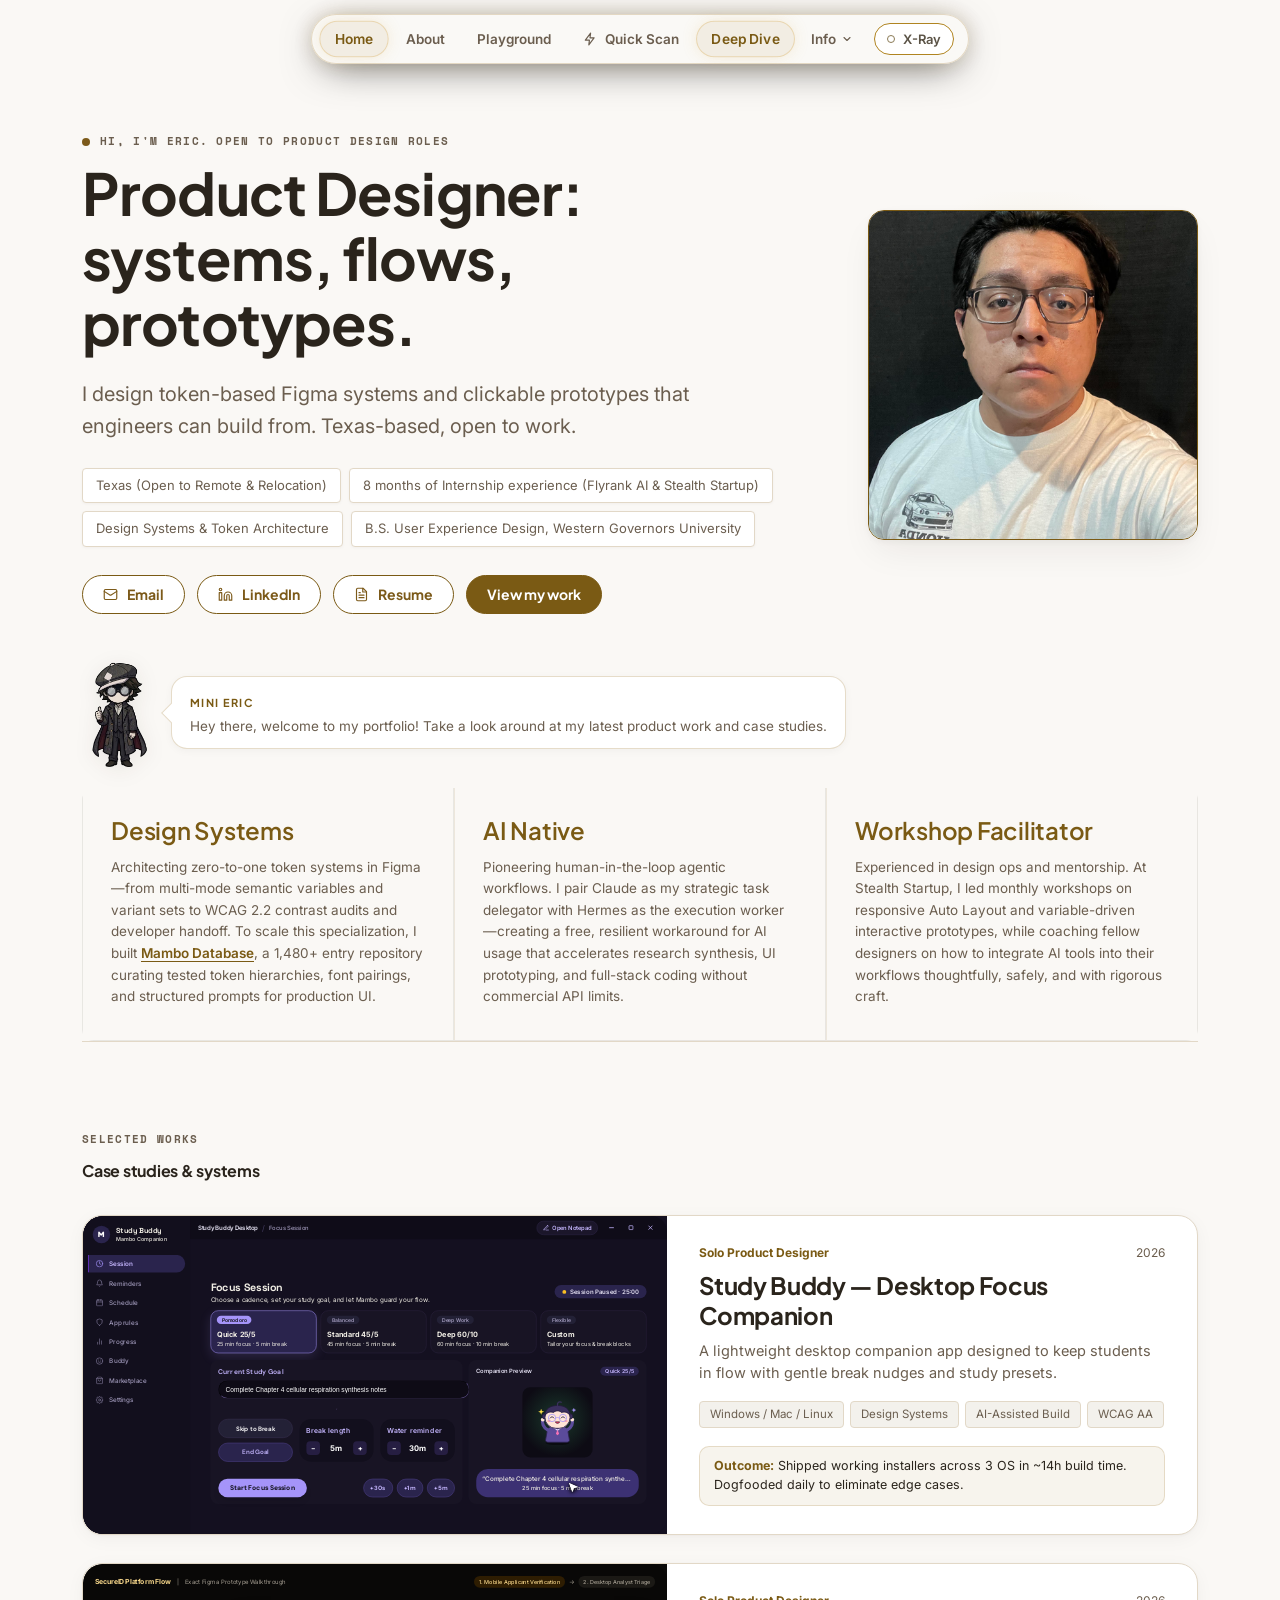
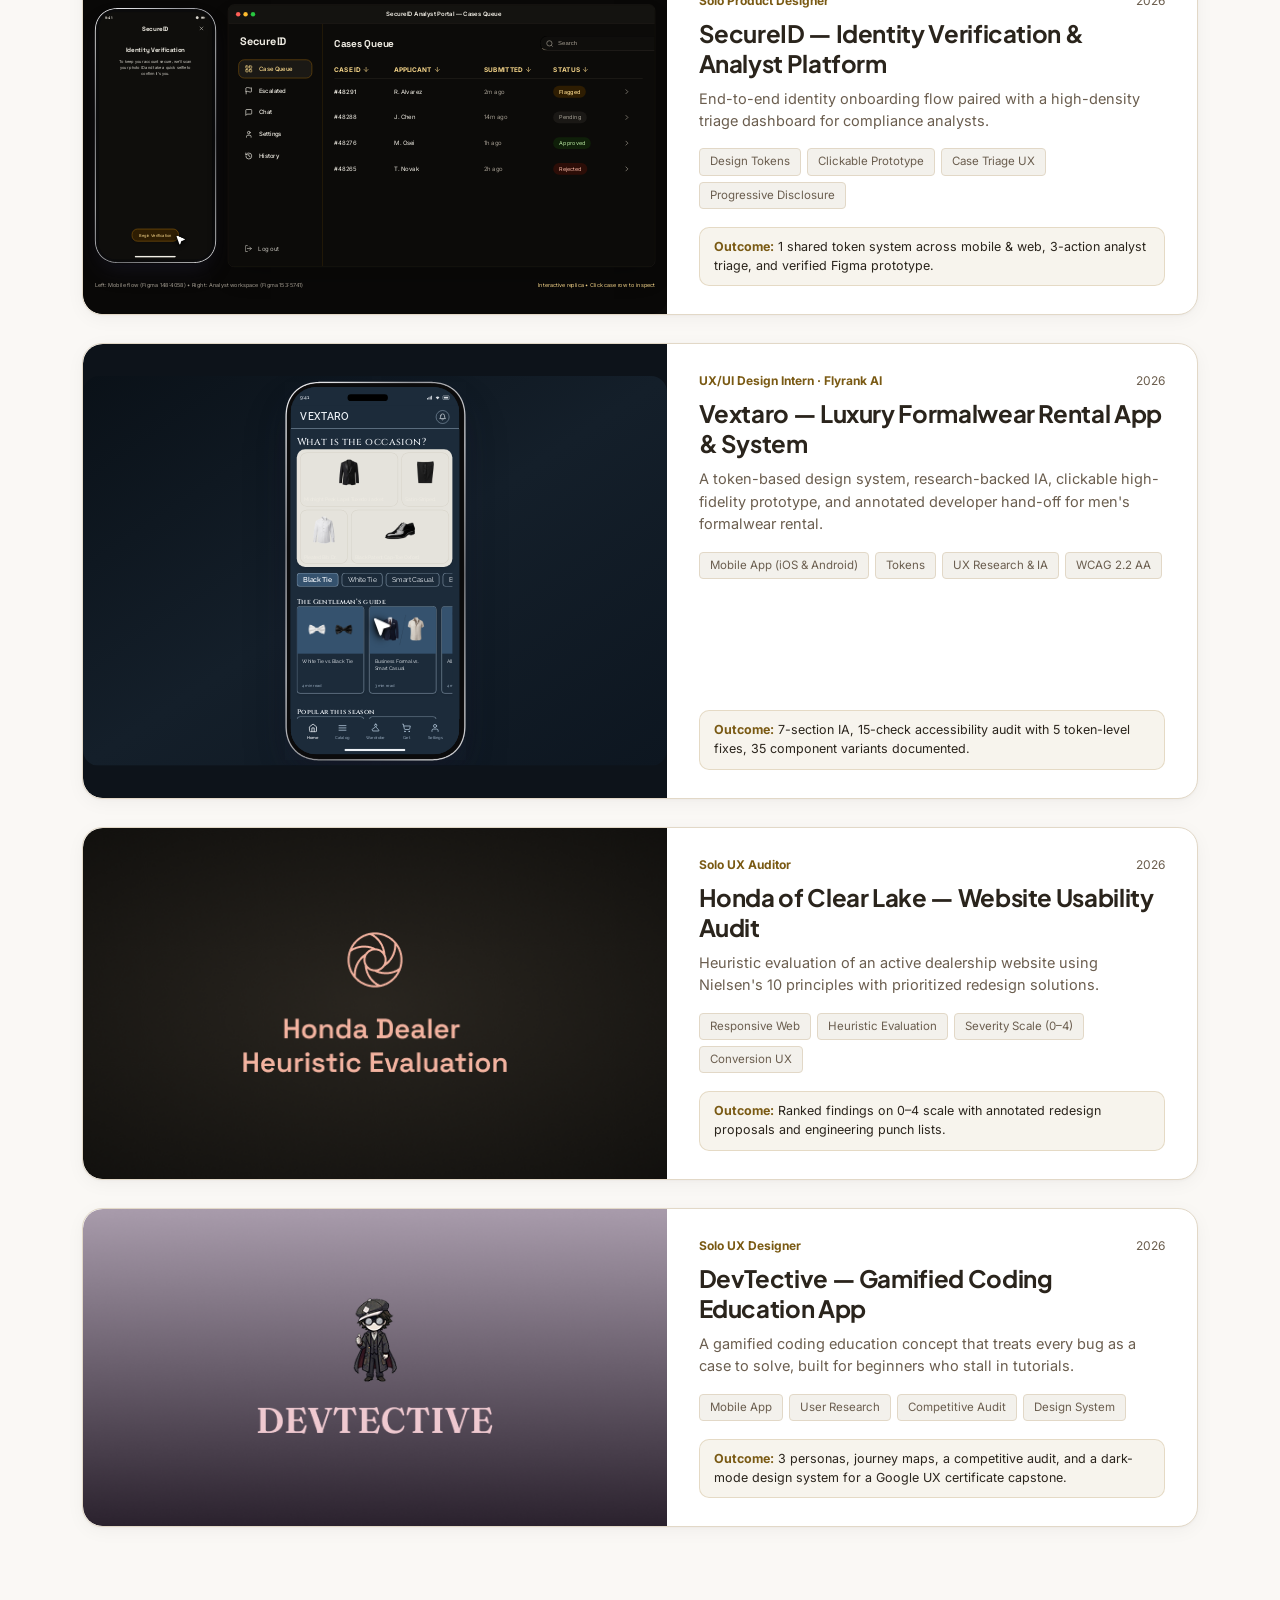
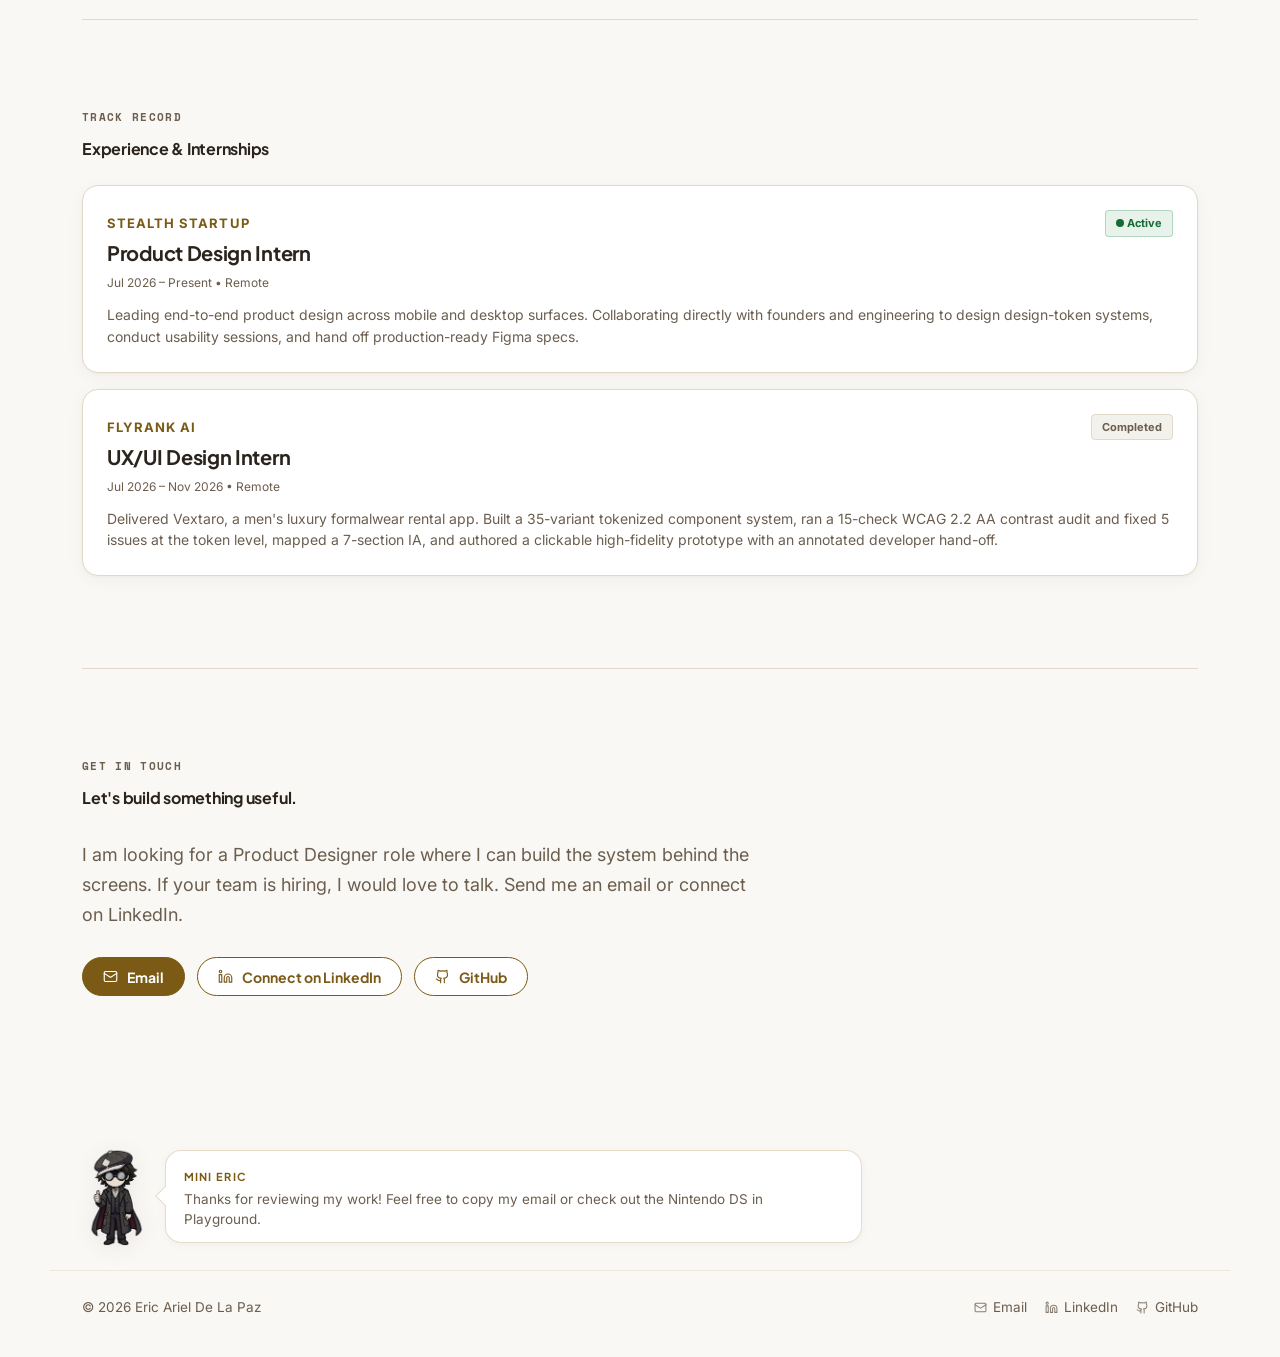
<file: index.html>
<!DOCTYPE html>
<html lang="en">
<head>
  <meta charset="UTF-8">
  <meta name="viewport" content="width=device-width, initial-scale=1.0">
  <title>Eric Ariel De La Paz | Product Designer, Texas</title>
  <meta name="description" content="Portfolio of Eric Ariel De La Paz, a Product Designer focused on design systems, token architecture, interaction design, and clickable prototypes.">
  <link rel="icon" type="image/png" href="assets/images/profile.png">
  <link rel="stylesheet" href="assets/css/style.css">
  <link rel="stylesheet" href="assets/css/scroll.css?v=2.5">
  <link rel="stylesheet" href="assets/css/cursor.css?v=1.0">
  <link rel="stylesheet" href="assets/css/scan-mode.css?v=1.0">
  <link rel="stylesheet" href="assets/css/xray.css?v=1.0">
  <script src="assets/js/scan-mode.js?v=1.0"></script>
  <link rel="stylesheet" href="assets/css/study-buddy-stageshow.css?v=12.3">
  <link rel="stylesheet" href="assets/css/secureid-stageshow.css?v=1.4">
  <link rel="stylesheet" href="assets/css/vextaro-stageshow.css?v=2.1">
  <link rel="preconnect" href="https://fonts.googleapis.com">
  <link rel="preconnect" href="https://fonts.gstatic.com" crossorigin>
  <link href="https://fonts.googleapis.com/css2?family=Inter:wght@400;500;600;700&family=Plus+Jakarta+Sans:wght@500;600;700;800&family=Space+Mono:wght@400;700&display=swap" rel="stylesheet">
  <script type="text/javascript">
    (function(c,l,a,r,i,t,y){
        c[a]=c[a]||function(){(c[a].q=c[a].q||[]).push(arguments)};
        t=l.createElement(r);t.async=1;t.src="https://www.clarity.ms/tag/"+i;
        y=l.getElementsByTagName(r)[0];y.parentNode.insertBefore(t,y);
    })(window, document, "clarity", "script", "zfal3nttme");
</script>
</head>
<body class="sx-page is-light" data-nav="home">
  <a class="sx-skip" href="#work">Skip to work</a>


  <header class="sx-nav-wrap">
    <nav class="sx-nav" aria-label="Main navigation">
<a href="index.html" class="sx-nav-link is-active">Home</a>
      <a href="about.html" class="sx-nav-link">About</a>
      <a href="playground.html" class="sx-nav-link">Playground</a>
      <button type="button" class="sx-nav-info-btn" id="infoBtn" aria-expanded="false" aria-controls="infoPopover" title="Open Quick Contact & Info">
        <span>Info</span>
        <svg class="sx-chevron" width="12" height="12" viewBox="0 0 24 24" fill="none" stroke="currentColor" stroke-width="2.2" stroke-linecap="round" stroke-linejoin="round" aria-hidden="true"><polyline points="6 9 12 15 18 9"/></svg>
      </button>
    </nav>

   <!-- Floating Info Dropdown Drawer -->
    <div class="sx-info-popover" id="infoPopover" role="dialog" aria-modal="false" aria-label="Quick contact & information" hidden>
      <div class="info-card">
        <div class="info-header">
          <div class="info-avatar-row">
            <img src="assets/images/profile.png" alt="Eric Ariel De La Paz" class="info-avatar">
            <div>
              <strong class="info-name">Eric Ariel De La Paz</strong>
              <span class="info-role">Product Designer</span>
            </div>
          </div>
        </div>
        <p class="info-bio">Building tokenized Figma systems, interaction prototypes, and engineering-ready workflows. Texas-based, open to remote and relocation.</p>
        <div class="info-actions">
          <button type="button" class="info-btn info-btn-copy" id="copyEmailBtn" data-email="ericforall247@gmail.com" title="Click to copy email">
            <svg width="15" height="15" viewBox="0 0 24 24" fill="none" stroke="currentColor" stroke-width="1.85" stroke-linecap="round" stroke-linejoin="round" aria-hidden="true"><rect width="20" height="16" x="2" y="4" rx="2"/><path d="m22 7-8.97 5.7a1.94 1.94 0 0 1-2.06 0L2 7"/></svg>
            <span class="btn-label">Copy Email</span>
            <span class="copy-toast" id="copyToast" aria-live="polite">Copied!</span>
          </button>
          <a href="https://www.linkedin.com/in/eric-ariel-de-la-paz/" target="_blank" rel="noopener" class="info-btn">
            <svg width="15" height="15" viewBox="0 0 24 24" fill="none" stroke="currentColor" stroke-width="1.85" stroke-linecap="round" stroke-linejoin="round" aria-hidden="true"><path d="M16 8a6 6 0 0 1 6 6v7h-4v-7a2 2 0 0 0-2-2 2 2 0 0 0-2 2v7h-4v-7a6 6 0 0 1 6-6z"/><rect width="4" height="12" x="2" y="9"/><circle cx="4" cy="4" r="2"/></svg>
            <span>LinkedIn</span>
          </a>
          <a href="https://github.com/EricArielDeLaPaz" target="_blank" rel="noopener" class="info-btn">
            <svg width="15" height="15" viewBox="0 0 24 24" fill="none" stroke="currentColor" stroke-width="1.85" stroke-linecap="round" stroke-linejoin="round" aria-hidden="true"><path d="M15 22v-4a4.8 4.8 0 0 0-1-3.5c3 0 6-2 6-5.5.08-1.25-.27-2.48-1-3.5.28-1.15.28-2.35 0-3.5 0 0-1 0-3 1.5-2.64-.5-5.36-.5-8 0C6 2 5 2 5 2c-.3 1.15-.3 2.35 0 3.5A5.403 5.403 0 0 0 4 9c0 3.5 3 5.5 6 5.5-.39.49-.68 1.05-.85 1.65-.17.6-.22 1.23-.15 1.85v4"/><path d="M9 18c-4.51 2-5-2-7-2"/></svg>
            <span>GitHub</span>
          </a>
          <a href="assets/Eric_De_La_Paz_Resume.pdf" target="_blank" rel="noopener" class="info-btn info-btn-primary">
            <svg width="15" height="15" viewBox="0 0 24 24" fill="none" stroke="currentColor" stroke-width="1.85" stroke-linecap="round" stroke-linejoin="round" aria-hidden="true"><path d="M14.5 2H6a2 2 0 0 0-2 2v16a2 2 0 0 0 2 2h12a2 2 0 0 0 2-2V7.5L14.5 2z"/><polyline points="14 2 14 8 20 8"/><line x1="16" x2="8" y1="13" y2="13"/><line x1="16" x2="8" y1="17" y2="17"/><line x1="10" x2="8" y1="9" y2="9"/></svg>
            <span>Resume</span>
          </a>
        </div>
      </div>
    </div>
  </header>

  <main class="sx-main" id="main">
    <div class="sx-wrap">




      <!-- Hero Section -->
      <section class="sx-hero sx-reveal" id="hero">
        <div class="sx-hero-grid">
          <div class="sx-hero-copy">
            <p class="sx-kicker"><i class="sx-dot" aria-hidden="true"></i> Hi, I'm Eric. Open to product design roles</p>
            <h1 id="hero-title">Product Designer: systems, flows, prototypes.</h1>
            <p class="sx-lede">I design token-based Figma systems and clickable prototypes that engineers can build from. Texas-based, open to work.</p>
            <ul class="sx-badges" aria-label="At a glance">
              <li>Texas (Open to Remote &amp; Relocation)</li>
              <li>8 months of Internship experience (Flyrank AI &amp; Stealth Startup)</li>
              <li>Design Systems &amp; Token Architecture</li>
              <li>B.S. User Experience Design, Western Governors University</li>
            </ul>
            <div class="sx-cta">
              <a class="sx-btn" href="mailto:ericforall247@gmail.com">
                <svg class="sx-btn-icon" width="15" height="15" viewBox="0 0 24 24" fill="none" stroke="currentColor" stroke-width="1.85" stroke-linecap="round" stroke-linejoin="round" aria-hidden="true"><rect width="20" height="16" x="2" y="4" rx="2"/><path d="m22 7-8.97 5.7a1.94 1.94 0 0 1-2.06 0L2 7"/></svg>
                <span>Email</span>
              </a>
              <a class="sx-btn" href="https://www.linkedin.com/in/eric-ariel-de-la-paz/" target="_blank" rel="noopener">
                <svg class="sx-btn-icon" width="15" height="15" viewBox="0 0 24 24" fill="none" stroke="currentColor" stroke-width="1.85" stroke-linecap="round" stroke-linejoin="round" aria-hidden="true"><path d="M16 8a6 6 0 0 1 6 6v7h-4v-7a2 2 0 0 0-2-2 2 2 0 0 0-2 2v7h-4v-7a6 6 0 0 1 6-6z"/><rect width="4" height="12" x="2" y="9"/><circle cx="4" cy="4" r="2"/></svg>
                <span>LinkedIn</span>
              </a>
              <a class="sx-btn" href="assets/Eric_De_La_Paz_Resume.pdf" target="_blank" rel="noopener">
                <svg class="sx-btn-icon" width="15" height="15" viewBox="0 0 24 24" fill="none" stroke="currentColor" stroke-width="1.85" stroke-linecap="round" stroke-linejoin="round" aria-hidden="true"><path d="M14.5 2H6a2 2 0 0 0-2 2v16a2 2 0 0 0 2 2h12a2 2 0 0 0 2-2V7.5L14.5 2z"/><polyline points="14 2 14 8 20 8"/><line x1="16" x2="8" y1="13" y2="13"/><line x1="16" x2="8" y1="17" y2="17"/><line x1="10" x2="8" y1="9" y2="9"/></svg>
                <span>Resume</span>
              </a>
              <a class="sx-btn sx-btn-primary" href="#work">View my work</a>
            </div>
          </div>
          <figure class="sx-portrait">
            <img src="assets/images/profile.png" alt="Eric Ariel De La Paz" width="320" height="427" fetchpriority="high">
          </figure>
        </div>

    <aside class="mini-eric-banner is-header is-mid" aria-label="Mini Eric greeting">
      <div class="mini-eric-char" title="Click Mini Eric!">
        <img src="assets/images/mini-eric-thumbsup.png" class="mini-eric-img" alt="Mini Eric chibi avatar" width="80" height="120" />
      </div>
      <div class="mini-eric-bubble">
        <div class="mini-eric-name">Mini Eric </div>
        <p class="mini-eric-text">Hey there, welcome to my portfolio! Take a look around at my latest product work and case studies.</p>
      </div>
    </aside>

        <ul class="sx-statbar sx-spec-bar" aria-label="Core Specializations">
          <li class="is-text">
            <b>Design Systems</b>
            <span>Architecting zero-to-one token systems in Figma—from multi-mode semantic variables and variant sets to WCAG 2.2 contrast audits and developer handoff. To scale this specialization, I built <a href="https://ericarieldelapaz.tech/mambo-database/" target="_blank" rel="noopener" class="sx-spec-link">Mambo Database</a>, a 1,480+ entry repository curating tested token hierarchies, font pairings, and structured prompts for production UI.</span>
          </li>
          <li class="is-text">
            <b>AI Native</b>
            <span>Pioneering human-in-the-loop agentic workflows. I pair Claude as my strategic task delegator with Hermes as the execution worker—creating a free, resilient workaround for AI usage that accelerates research synthesis, UI prototyping, and full-stack coding without commercial API limits.</span>
          </li>
          <li class="is-text">
            <b>Workshop Facilitator</b>
            <span>Experienced in design ops and mentorship. At Stealth Startup, I led monthly workshops on responsive Auto Layout and variable-driven interactive prototypes, while coaching fellow designers on how to integrate AI tools into their workflows thoughtfully, safely, and with rigorous craft.</span>
          </li>
        </ul>
      </section>

      <!-- Selected Works Section -->
      <section class="sx-section sx-reveal" id="work">
        <p class="sx-kicker">Selected Works</p>
        <h2 id="work-title">Case studies &amp; systems</h2>

        <div class="featured-grid">
          <!-- 1. Study Buddy -->
          <article class="featured-card card-theme-studybuddy">
            <div class="featured-card-grid">
              <a href="case-studies/study-buddy.html" class="featured-card-preview" title="View Study Buddy case study" aria-label="View Study Buddy case study" style="display:block; cursor:pointer; text-decoration:none;">
                <div class="stageshow-mount sb-hero-stageshow" data-demo="hero-cover" data-ss-fill>
                  <img loading="lazy" src="assets/images/study-buddy.png" alt="Study Buddy desktop focus companion app" class="featured-card-img sb-card-img-fallback">
                </div>
              </a>
              <a href="case-studies/study-buddy.html" class="featured-card-content" aria-label="View Study Buddy case study">
                <div class="featured-meta-row">
                  <span class="featured-role">Solo Product Designer</span>
                  <span class="featured-year">2026</span>
                </div>
                <h3 class="featured-title">Study Buddy — Desktop Focus Companion</h3>
                <p class="featured-desc">A lightweight desktop companion app designed to keep students in flow with gentle break nudges and study presets.</p>
                <div class="featured-tags">
                  <span>Windows / Mac / Linux</span><span>Design Systems</span><span>AI-Assisted Build</span><span>WCAG AA</span>
                </div>
                <div class="featured-outcome-banner">
                  <strong>Outcome:</strong> Shipped working installers across 3 OS in ~14h build time. Dogfooded daily to eliminate edge cases.
                </div>
              </a>
            </div>
          </article>

          <!-- 2. SecureID -->
          <article class="featured-card card-theme-secureid">
            <div class="featured-card-grid">
              <a href="case-studies/secureid.html" class="featured-card-preview" title="View SecureID case study" aria-label="View SecureID case study" style="display:block; cursor:pointer; text-decoration:none;">
                <div class="stageshow-mount secureid-stageshow-card" data-demo="secureid-card" data-ss-fill>
                  <img loading="lazy" src="assets/images/secureid.png" alt="SecureID identity verification platform" class="featured-card-img featured-card-img-fallback">
                </div>
              </a>
              <a href="case-studies/secureid.html" class="featured-card-content" aria-label="View SecureID case study">
                <div class="featured-meta-row">
                  <span class="featured-role">Solo Product Designer</span>
                  <span class="featured-year">2026</span>
                </div>
                <h3 class="featured-title">SecureID — Identity Verification &amp; Analyst Platform</h3>
                <p class="featured-desc">End-to-end identity onboarding flow paired with a high-density triage dashboard for compliance analysts.</p>
                <div class="featured-tags">
                  <span>Design Tokens</span><span>Clickable Prototype</span><span>Case Triage UX</span><span>Progressive Disclosure</span>
                </div>
                <div class="featured-outcome-banner">
                  <strong>Outcome:</strong> 1 shared token system across mobile &amp; web, 3-action analyst triage, and verified Figma prototype.
                </div>
              </a>
            </div>
          </article>

          <!-- 3. Vextaro -->
          <article class="featured-card card-theme-vextaro">
            <div class="featured-card-grid">
              <a href="case-studies/vextaro.html" class="featured-card-preview" title="View Vextaro case study" aria-label="View Vextaro case study" style="display:block; cursor:pointer; text-decoration:none;">
                <div class="stageshow-mount vextaro-stageshow-card" data-demo="vextaro-card" data-ss-fill>
                  <img loading="lazy" src="assets/images/vextaro.png" alt="Vextaro luxury formalwear rental app" class="featured-card-img featured-card-img-fallback">
                </div>
              </a>
              <a href="case-studies/vextaro.html" class="featured-card-content" aria-label="View Vextaro case study">
                <div class="featured-meta-row">
                  <span class="featured-role">UX/UI Design Intern · Flyrank AI</span>
                  <span class="featured-year">2026</span>
                </div>
                <h3 class="featured-title">Vextaro — Luxury Formalwear Rental App &amp; System</h3>
                <p class="featured-desc">A token-based design system, research-backed IA, clickable high-fidelity prototype, and annotated developer hand-off for men's formalwear rental.</p>
                <div class="featured-tags">
                  <span>Mobile App (iOS &amp; Android)</span><span>Tokens</span><span>UX Research &amp; IA</span><span>WCAG 2.2 AA</span>
                </div>
                <div class="featured-outcome-banner">
                  <strong>Outcome:</strong> 7-section IA, 15-check accessibility audit with 5 token-level fixes, 35 component variants documented.
                </div>
              </a>
            </div>
          </article>

          <!-- 4. Honda of Clear Lake -->
          <article class="featured-card card-theme-honda">
            <a href="case-studies/honda.html" class="featured-card-link" aria-label="View Honda of Clear Lake case study">
              <div class="featured-card-preview">
                <img loading="lazy" src="assets/images/honda.png" alt="Honda of Clear Lake dealership heuristic evaluation" class="featured-card-img">
                </div>
              <div class="featured-card-content">
                <div class="featured-meta-row">
                  <span class="featured-role">Solo UX Auditor</span>
                  <span class="featured-year">2026</span>
                </div>
                <h3 class="featured-title">Honda of Clear Lake — Website Usability Audit</h3>
                <p class="featured-desc">Heuristic evaluation of an active dealership website using Nielsen's 10 principles with prioritized redesign solutions.</p>
                <div class="featured-tags">
                  <span>Responsive Web</span><span>Heuristic Evaluation</span><span>Severity Scale (0–4)</span><span>Conversion UX</span>
                </div>
                <div class="featured-outcome-banner">
                  <strong>Outcome:</strong> Ranked findings on 0–4 scale with annotated redesign proposals and engineering punch lists.
                </div>
              </div>
            </a>
          </article>

          <!-- 5. DevTective -->
          <article class="featured-card card-theme-devtective">
            <a href="case-studies/devtective.html" class="featured-card-link" aria-label="View DevTective case study">
              <div class="featured-card-preview">
                <img loading="lazy" src="assets/images/devtective.png" alt="DevTective developer habit tracker app" class="featured-card-img">
                </div>
              <div class="featured-card-content">
                <div class="featured-meta-row">
                  <span class="featured-role">Solo UX Designer</span>
                  <span class="featured-year">2026</span>
                </div>
                <h3 class="featured-title">DevTective — Gamified Coding Education App</h3>
                <p class="featured-desc">A gamified coding education concept that treats every bug as a case to solve, built for beginners who stall in tutorials.</p>
                <div class="featured-tags">
                  <span>Mobile App</span><span>User Research</span><span>Competitive Audit</span><span>Design System</span>
                </div>
                <div class="featured-outcome-banner">
                  <strong>Outcome:</strong> 3 personas, journey maps, a competitive audit, and a dark-mode design system for a Google UX certificate capstone.
                </div>
              </div>
            </a>
          </article>
        </div>
      </section>

      <!-- Experience Section -->
      <section class="sx-section sx-reveal" id="experience">
        <p class="sx-kicker">Track Record</p>
        <h2 id="experience-title">Experience &amp; Internships</h2>
        <div class="experience-list">
          <!-- Stealth Startup -->
          <article class="exp-row-card">
            <div class="exp-header">
              <div>
                <span class="exp-company">Stealth Startup</span>
                <h3 class="exp-role">Product Design Intern</h3>
              </div>
              <span class="exp-badge active"><i class="sx-dot"></i> Active</span>
            </div>
            <div class="exp-meta-line">Jul 2026 – Present • Remote</div>
            <p class="exp-copy">Leading end-to-end product design across mobile and desktop surfaces. Collaborating directly with founders and engineering to design design-token systems, conduct usability sessions, and hand off production-ready Figma specs.</p>
          </article>

          <!-- Flyrank AI -->
          <article class="exp-row-card">
            <div class="exp-header">
              <div>
                <span class="exp-company">Flyrank AI</span>
                <h3 class="exp-role">UX/UI Design Intern</h3>
              </div>
              <span class="exp-badge completed">Completed</span>
            </div>
            <div class="exp-meta-line">Jul 2026 – Nov 2026 • Remote</div>
            <p class="exp-copy">Delivered Vextaro, a men's luxury formalwear rental app. Built a 35-variant tokenized component system, ran a 15-check WCAG 2.2 AA contrast audit and fixed 5 issues at the token level, mapped a 7-section IA, and authored a clickable high-fidelity prototype with an annotated developer hand-off.</p>
          </article>
        </div>
      </section>

      <!-- Contact Section -->
      <section class="sx-section sx-reveal sx-contact" id="contact">



        <p class="sx-kicker">Get in Touch</p>
        <h2 id="contact-title">Let's build something useful.</h2>
        <p class="sx-sub">I am looking for a Product Designer role where I can build the system behind the screens. If your team is hiring, I would love to talk. Send me an email or connect on LinkedIn.</p>
        <div class="sx-cta">
          <a class="sx-btn sx-btn-primary" href="mailto:ericforall247@gmail.com">
            <svg class="sx-btn-icon" width="15" height="15" viewBox="0 0 24 24" fill="none" stroke="currentColor" stroke-width="1.85" stroke-linecap="round" stroke-linejoin="round" aria-hidden="true"><rect width="20" height="16" x="2" y="4" rx="2"/><path d="m22 7-8.97 5.7a1.94 1.94 0 0 1-2.06 0L2 7"/></svg>
            <span>Email</span>
          </a>
          <a class="sx-btn" href="https://www.linkedin.com/in/eric-ariel-de-la-paz/" target="_blank" rel="noopener">
            <svg class="sx-btn-icon" width="15" height="15" viewBox="0 0 24 24" fill="none" stroke="currentColor" stroke-width="1.85" stroke-linecap="round" stroke-linejoin="round" aria-hidden="true"><path d="M16 8a6 6 0 0 1 6 6v7h-4v-7a2 2 0 0 0-2-2 2 2 0 0 0-2 2v7h-4v-7a6 6 0 0 1 6-6z"/><rect width="4" height="12" x="2" y="9"/><circle cx="4" cy="4" r="2"/></svg>
            <span>Connect on LinkedIn</span>
          </a>
          <a class="sx-btn" href="https://github.com/EricArielDeLaPaz" target="_blank" rel="noopener">
            <svg class="sx-btn-icon" width="15" height="15" viewBox="0 0 24 24" fill="none" stroke="currentColor" stroke-width="1.85" stroke-linecap="round" stroke-linejoin="round" aria-hidden="true"><path d="M15 22v-4a4.8 4.8 0 0 0-1-3.5c3 0 6-2 6-5.5.08-1.25-.27-2.48-1-3.5.28-1.15.28-2.35 0-3.5 0 0-1 0-3 1.5-2.64-.5-5.36-.5-8 0C6 2 5 2 5 2c-.3 1.15-.3 2.35 0 3.5A5.403 5.403 0 0 0 4 9c0 3.5 3 5.5 6 5.5-.39.49-.68 1.05-.85 1.65-.17.6-.22 1.23-.15 1.85v4"/><path d="M9 18c-4.51 2-5-2-7-2"/></svg>
            <span>GitHub</span>
          </a>
        </div>
      </section>
    <aside class="mini-eric-banner is-footer no-rule" aria-label="Mini Eric closing note">
      <div class="mini-eric-char" title="Click Mini Eric!">
        <img src="assets/images/mini-eric-thumbsup.png" class="mini-eric-img" alt="Mini Eric chibi avatar" width="80" height="120" />
      </div>
      <div class="mini-eric-bubble">
        <div class="mini-eric-name">Mini Eric </div>
        <p class="mini-eric-text">Thanks for reviewing my work! Feel free to copy my email or check out the Nintendo DS in Playground.</p>
      </div>
    </aside>
    </div>
  </main>


  <footer class="sx-footer sx-wrap">
    <span>© 2026 Eric Ariel De La Paz</span>
    <div>
      <a href="mailto:ericforall247@gmail.com"><svg class="sx-footer-icon" width="13" height="13" viewBox="0 0 24 24" fill="none" stroke="currentColor" stroke-width="1.85" stroke-linecap="round" stroke-linejoin="round" aria-hidden="true"><rect width="20" height="16" x="2" y="4" rx="2"/><path d="m22 7-8.97 5.7a1.94 1.94 0 0 1-2.06 0L2 7"/></svg><span>Email</span></a>
      <a href="https://www.linkedin.com/in/eric-ariel-de-la-paz/" target="_blank" rel="noopener"><svg class="sx-footer-icon" width="13" height="13" viewBox="0 0 24 24" fill="none" stroke="currentColor" stroke-width="1.85" stroke-linecap="round" stroke-linejoin="round" aria-hidden="true"><path d="M16 8a6 6 0 0 1 6 6v7h-4v-7a2 2 0 0 0-2-2 2 2 0 0 0-2 2v7h-4v-7a6 6 0 0 1 6-6z"/><rect width="4" height="12" x="2" y="9"/><circle cx="4" cy="4" r="2"/></svg><span>LinkedIn</span></a>
      <a href="https://github.com/EricArielDeLaPaz" target="_blank" rel="noopener"><svg class="sx-footer-icon" width="13" height="13" viewBox="0 0 24 24" fill="none" stroke="currentColor" stroke-width="1.85" stroke-linecap="round" stroke-linejoin="round" aria-hidden="true"><path d="M15 22v-4a4.8 4.8 0 0 0-1-3.5c3 0 6-2 6-5.5.08-1.25-.27-2.48-1-3.5.28-1.15.28-2.35 0-3.5 0 0-1 0-3 1.5-2.64-.5-5.36-.5-8 0C6 2 5 2 5 2c-.3 1.15-.3 2.35 0 3.5A5.403 5.403 0 0 0 4 9c0 3.5 3 5.5 6 5.5-.39.49-.68 1.05-.85 1.65-.17.6-.22 1.23-.15 1.85v4"/><path d="M9 18c-4.51 2-5-2-7-2"/></svg><span>GitHub</span></a>
    </div>
  </footer>
  <script src="assets/js/scroll.js"></script>
  <script src="assets/js/cursor.js?v=1.0" defer></script>
  <script src="assets/js/xray.js?v=1.0" defer></script>
  <script src="assets/js/study-buddy-stageshow.js?v=12.3"></script>
  <script src="assets/js/secureid-stageshow.js?v=1.4"></script>
  <script src="assets/js/vextaro-stageshow.js?v=2.1"></script>
  <script>
    // Ensure clicking on the home page card covers navigates to their case studies ONLY on human interaction
    document.addEventListener('DOMContentLoaded', function() {
      document.querySelectorAll('.featured-card-preview').forEach(function(card) {
        card.addEventListener('click', function(e) {
          if (!e.isTrusted) {
            // Block simulated/synthetic clicks from automated demo stageshow scripts
            e.preventDefault();
            e.stopPropagation();
            e.stopImmediatePropagation();
            return false;
          }
        }, true);
      });
    });
  </script>
</body>
</html>
</file>
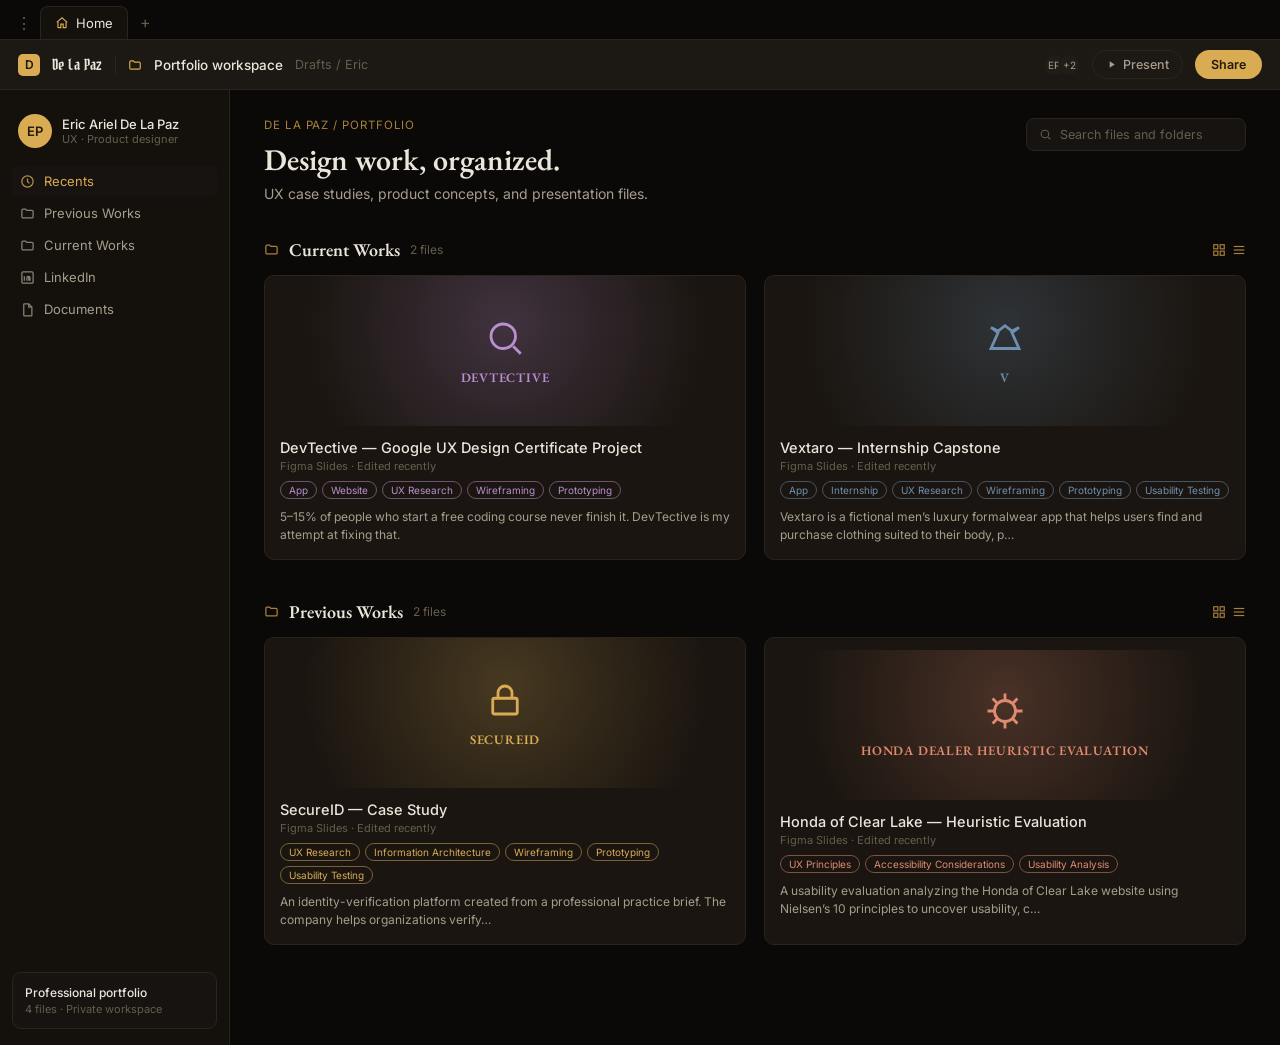
<file: assets/design-references/portfolio-site-reference/index.html>
<!doctype html>
<html lang="en">
<head>
<meta charset="UTF-8">
<meta name="viewport" content="width=device-width, initial-scale=1">
<meta name="description" content="Eric Ariel De La Paz — UX/Product Designer Portfolio.">
<title>De La Paz Workspace</title>
<link rel="preconnect" href="https://fonts.googleapis.com">
<link rel="preconnect" href="https://fonts.gstatic.com" crossorigin>
<link href="https://fonts.googleapis.com/css2?family=Pirata+One&family=EB+Garamond:ital,wght@0,400;0,500;0,600;1,400&family=Inter:wght@400;500;600&display=swap" rel="stylesheet">
<style>
  /* Layout concept: a real Figma Slides window — a browser-style tab strip for open
     files, a file bar below it (name, breadcrumb, presence, Present/Share), a home
     workspace (sidebar + card grid) and, per file, a slide rail plus a two-column
     slide canvas. Dark-only, matching the portfolio's gold-on-charcoal identity. */
  :root {
    --bg: #0a0908;
    --chrome: #161310;
    --chrome-2: #1c1813;
    --panel: #14110d;
    --card: #1a1510;
    --canvas: #0e0b08;
    --border: #2b241c;
    --border-soft: #211c16;
    --gold: #d9ac54;
    --gold-dim: #a8803c;
    --text: #ece6da;
    --text-dim: #a89d8c;
    --text-faint: #675d4c;
    --secureid: #d9ac54;
    --honda: #e08a6f;
    --devtective: #b98fd1;
    --vextaro: #6f8fb0;
    --radius: 10px;
    color-scheme: dark;
  }
  html { scroll-padding-top: 110px; }
  * { box-sizing: border-box; }
  body {
    margin: 0;
    background: var(--bg);
    color: var(--text);
    font-family: 'Inter', sans-serif;
    min-height: 100vh;
    overflow-x: hidden;
  }
  .brand { font-family: 'Pirata One', serif; letter-spacing: 0.02em; }
  button { font-family: inherit; }
  svg { display: block; }

  /* ---------- Tab strip ---------- */
  .tabstrip {
    display: flex; align-items: stretch; gap: 0;
    background: var(--bg); border-bottom: 1px solid var(--border);
    padding: calc(6px + env(safe-area-inset-top, 0px)) 8px 0;
    position: sticky; top: 0; z-index: 30; overflow-x: auto;
  }
  .tabstrip::-webkit-scrollbar { display: none; }
  .tabmenu {
    display: flex; align-items: center; justify-content: center;
    width: 32px; flex-shrink: 0; color: var(--text-faint); cursor: pointer;
  }
  .tab {
    display: flex; align-items: center; gap: 7px;
    padding: 8px 14px; font-size: 13px; color: var(--text-dim);
    background: var(--chrome); border: 1px solid var(--border);
    border-bottom: none; border-radius: 8px 8px 0 0;
    cursor: pointer; white-space: nowrap; flex-shrink: 0; margin-right: 2px;
    max-width: 200px;
  }
  .tab .tlabel { overflow: hidden; text-overflow: ellipsis; }
  .tab svg { flex-shrink: 0; width: 14px; height: 14px; opacity: 0.75; }
  .tab.active { background: var(--panel); color: var(--text); border-color: var(--border); }
  .tab.active svg { color: var(--gold); opacity: 1; }
  .tab .tclose {
    margin-left: 2px; width: 16px; height: 16px; flex-shrink: 0; border-radius: 4px;
    display: flex; align-items: center; justify-content: center; color: var(--text-faint);
  }
  .tab .tclose:hover { background: var(--border); color: var(--text); }
  .tabadd {
    display: flex; align-items: center; justify-content: center;
    width: 30px; height: 32px; flex-shrink: 0; color: var(--text-faint);
  }

  /* ---------- File bar ---------- */
  .filebar {
    display: flex; align-items: center; gap: 12px;
    padding: 10px 18px; background: var(--chrome-2); border-bottom: 1px solid var(--border);
    position: sticky; top: 33px; z-index: 29;
  }
  .filebar .logo {
    width: 22px; height: 22px; border-radius: 5px; background: var(--gold);
    color: #241a08; display: flex; align-items: center; justify-content: center;
    font-weight: 600; font-size: 12px; flex-shrink: 0;
  }
  .filebar .wordmark { font-size: 15px; color: var(--text); white-space: nowrap; flex-shrink: 0; }
  .filebar .vdiv { width: 1px; height: 18px; background: var(--border); flex-shrink: 0; }
  .filebar .fileicon { color: var(--gold); flex-shrink: 0; width: 14px; height: 14px; }
  .filebar .filename { font-size: 13.5px; color: var(--text); font-weight: 500; overflow: hidden; text-overflow: ellipsis; white-space: nowrap; }
  .filebar .crumb { font-size: 12.5px; color: var(--text-faint); white-space: nowrap; }
  .filebar .spacer { flex: 1; min-width: 8px; }
  .presence { display: flex; align-items: center; flex-shrink: 0; }
  .presence .dot {
    width: 22px; height: 22px; border-radius: 50%; background: var(--border-soft);
    border: 1.5px solid var(--chrome-2); margin-left: -7px; display: flex; align-items: center;
    justify-content: center; font-size: 10px; color: var(--text-dim);
  }
  .presence .dot:first-child { margin-left: 0; }
  .btn-outline {
    display: flex; align-items: center; gap: 6px; background: none;
    border: 1px solid var(--border); color: var(--text-dim); font-size: 12.5px; font-weight: 500;
    padding: 6px 13px; border-radius: 20px; cursor: pointer; flex-shrink: 0;
  }
  .btn-outline:hover { border-color: var(--text-faint); color: var(--text); }
  .btn-outline svg { width: 11px; height: 11px; }
  .btn-gold {
    background: var(--gold); color: #241a08; border: none; font-weight: 600; font-size: 12.5px;
    padding: 7px 16px; border-radius: 20px; cursor: pointer; flex-shrink: 0;
  }
  .btn-gold:hover { background: #e7bd6a; }
  button:focus-visible, .folder-item:focus-visible, .tab:focus-visible { outline: 2px solid var(--gold); outline-offset: 2px; }

  /* ---------- Home view ---------- */
  #view-home { display: flex; }
  .home-sidebar {
    width: 230px; flex-shrink: 0; background: var(--panel);
    border-right: 1px solid var(--border); padding: 16px 12px; display: flex;
    flex-direction: column; gap: 2px;
  }
  .profile { display: flex; align-items: center; gap: 10px; padding: 8px 6px 16px; }
  .profile .av {
    width: 34px; height: 34px; border-radius: 50%; background: var(--gold);
    color: #241a08; display: flex; align-items: center; justify-content: center;
    font-weight: 600; font-size: 13px; flex-shrink: 0;
  }
  .profile .name { font-size: 13px; font-weight: 500; color: var(--text); }
  .profile .role { font-size: 11px; color: var(--text-faint); }
  .nav-item {
    display: flex; align-items: center; gap: 9px; padding: 7px 8px; border-radius: 6px;
    color: var(--text-dim); font-size: 13px; cursor: pointer;
  }
  .nav-item svg { width: 15px; height: 15px; flex-shrink: 0; opacity: 0.8; }
  .nav-item:hover { background: var(--chrome); color: var(--text); }
  .nav-item.active { background: var(--chrome); color: var(--gold); }
  .side-label {
    font-size: 10px; letter-spacing: 0.08em; text-transform: uppercase; color: var(--text-faint);
    margin: 16px 0 6px; padding: 0 8px;
  }
  .sidebar-spacer { flex: 1; min-height: 12px; }
  .workspace-card {
    background: var(--chrome); border: 1px solid var(--border); border-radius: 9px;
    padding: 12px; font-size: 12px;
  }
  .workspace-card .wtitle { font-weight: 500; color: var(--text); margin-bottom: 2px; }
  .workspace-card .wmeta { color: var(--text-faint); font-size: 11px; }

  .home-main { flex: 1; min-width: 0; padding: 28px 34px 60px; }
  .home-crumb {
    font-size: 11.5px; letter-spacing: 0.08em; text-transform: uppercase; color: var(--gold-dim);
    margin: 0 0 8px;
  }
  .home-head { display: flex; align-items: flex-start; justify-content: space-between; gap: 20px; flex-wrap: wrap; margin-bottom: 36px; }
  .home-title { font-family: 'EB Garamond', serif; font-weight: 600; font-size: 30px; margin: 0 0 6px; text-wrap: balance; }
  .home-sub { font-size: 14px; color: var(--text-dim); margin: 0; max-width: 46ch; }
  .search-box {
    display: flex; align-items: center; gap: 8px; background: var(--chrome);
    border: 1px solid var(--border); border-radius: 8px; padding: 8px 12px; color: var(--text-faint);
    font-size: 12.5px; min-width: 220px;
  }
  .search-box svg { width: 13px; height: 13px; flex-shrink: 0; }

  .folder-head { display: flex; align-items: center; gap: 10px; margin: 0 0 14px; }
  .folder-head svg { width: 15px; height: 15px; color: var(--gold-dim); }
  .folder-head h2 { font-family: 'EB Garamond', serif; font-size: 18px; font-weight: 600; margin: 0; }
  .folder-head .count { font-size: 12px; color: var(--text-faint); }
  .folder-head .viewicons { margin-left: auto; display: flex; gap: 6px; color: var(--text-faint); }
  .folder-head .viewicons svg { width: 14px; height: 14px; }

  .card-grid { display: grid; grid-template-columns: repeat(auto-fit, minmax(290px, 1fr)); gap: 18px; margin-bottom: 40px; }
  .pcard {
    background: var(--card); border: 1px solid var(--border); border-radius: var(--radius);
    overflow: hidden; cursor: pointer; text-align: left; padding: 0; color: inherit; font: inherit;
    transition: border-color 0.15s ease, transform 0.15s ease; display: block; width: 100%;
  }
  .pcard:hover { border-color: var(--accent); transform: translateY(-2px); }
  .pcard-visual {
    height: 150px; display: flex; flex-direction: column; align-items: center; justify-content: center; gap: 10px;
    background: radial-gradient(circle at 50% 32%, color-mix(in srgb, var(--accent) 24%, var(--card)), var(--card) 78%);
  }
  .pcard-visual svg { width: 42px; height: 42px; color: var(--accent); transition: transform 0.4s ease; }
  .pcard:hover .pcard-visual svg { transform: scale(1.08) rotate(-3deg); }
  .pcard-visual .pcard-word { font-family: 'EB Garamond', serif; font-weight: 600; font-size: 13px; letter-spacing: 0.06em; text-transform: uppercase; color: var(--accent); }
  .pcard-meta { padding: 13px 15px 15px; }
  .pcard-title { font-size: 14.5px; font-weight: 500; color: var(--text); margin: 0 0 3px; }
  .pcard-sub { font-size: 11px; color: var(--text-faint); margin: 0 0 8px; }
  .pcard-tags { display: flex; flex-wrap: wrap; gap: 5px; margin-bottom: 9px; }
  .pcard-tags span {
    font-size: 10px; color: var(--accent); border: 1px solid color-mix(in srgb, var(--accent) 45%, var(--border));
    padding: 2px 8px; border-radius: 20px; white-space: nowrap;
  }
  .pcard-desc { font-size: 12px; color: var(--text-dim); line-height: 1.5; margin: 0; overflow: hidden; display: -webkit-box; -webkit-line-clamp: 2; -webkit-box-orient: vertical; }

  /* ---------- Deck view ---------- */
  #view-deck { display: none; }
  .deck-body { display: flex; }
  .slide-rail {
    width: 190px; flex-shrink: 0; background: var(--panel); border-right: 1px solid var(--border);
    padding: 16px 10px;
  }
  .rail-head { display: flex; align-items: center; justify-content: space-between; padding: 0 4px 10px; }
  .rail-head span { font-size: 10px; letter-spacing: 0.08em; text-transform: uppercase; color: var(--text-faint); }
  .rail-head svg { width: 13px; height: 13px; color: var(--text-faint); }
  .slide-thumb {
    border: 1.5px solid var(--border); border-radius: 7px; padding: 8px 9px 7px;
    margin-bottom: 8px; cursor: pointer; background: var(--chrome);
  }
  .slide-thumb.current { border-color: var(--gold); background: var(--chrome-2); }
  .slide-thumb .snum { font-size: 10px; color: var(--text-faint); margin-bottom: 4px; }
  .slide-thumb .sname { font-size: 12px; font-weight: 500; color: var(--text); margin-bottom: 10px; }
  .slide-thumb .sbar { height: 2px; background: var(--border); width: 30%; margin-bottom: 4px; }
  .slide-thumb.current .sbar { background: var(--gold); }
  .slide-thumb .stag { font-size: 9px; letter-spacing: 0.05em; text-transform: uppercase; color: var(--text-faint); text-align: right; }

  .deck-canvas-wrap { flex: 1; min-width: 0; padding: 26px 30px 50px; }
  .slide-canvas {
    background: var(--canvas); border: 1px solid var(--border); border-radius: 12px;
    overflow: hidden; min-height: 420px; display: flex; flex-direction: column;
  }
  .slide-tags { display: flex; gap: 6px; padding: 16px 20px 0; flex-wrap: wrap; }
  .slide-tags span { font-size: 10px; color: var(--accent); border: 1px solid color-mix(in srgb, var(--accent) 45%, var(--border)); padding: 2px 9px; border-radius: 20px; }

  .slide-split { display: grid; grid-template-columns: 1.1fr 1fr; flex: 1; min-height: 0; }
  .slide-visual {
    background: radial-gradient(circle at 50% 38%, color-mix(in srgb, var(--accent) 20%, var(--canvas)), var(--canvas) 80%);
    display: flex; flex-direction: column; align-items: center; justify-content: center; gap: 16px;
    padding: 30px; border-right: 1px solid var(--border);
  }
  .slide-visual svg { width: 72px; height: 72px; color: var(--accent); }
  .slide-visual .vword { font-family: 'EB Garamond', serif; font-weight: 600; font-size: 20px; letter-spacing: 0.04em; color: var(--accent); text-align: center; }
  .slide-text { padding: 28px 30px; display: flex; flex-direction: column; }
  .slide-eyebrow { font-size: 11px; letter-spacing: 0.08em; text-transform: uppercase; color: var(--text-faint); margin: 0 0 10px; }
  .slide-title { font-family: 'EB Garamond', serif; font-weight: 600; font-size: 26px; margin: 0 0 12px; text-wrap: balance; border-bottom: 1px solid var(--accent); padding-bottom: 12px; width: fit-content; }
  .slide-body { font-size: 13.5px; line-height: 1.6; color: var(--text-dim); margin: 0 0 16px; max-width: 46ch; }
  .slide-labels-head { font-size: 10px; letter-spacing: 0.07em; text-transform: uppercase; color: var(--text-faint); margin: 0 0 8px; }
  .slide-labels { display: flex; flex-wrap: wrap; gap: 6px; margin-bottom: 16px; }
  .slide-labels span { font-size: 11px; color: var(--gold); border: 1px solid color-mix(in srgb, var(--gold) 45%, var(--border)); padding: 2px 9px; border-radius: 20px; }
  .slide-overview {
    background: var(--panel); border: 1px solid var(--border); border-radius: 8px;
    padding: 12px 14px; font-size: 12px; color: var(--text-dim); margin-top: auto;
  }
  .slide-overview b { display: block; color: var(--text); font-size: 12.5px; margin-bottom: 3px; font-weight: 500; }

  .slide-meta2 { display: grid; grid-template-columns: 1fr 1fr; gap: 10px 20px; margin-bottom: 14px; }
  .slide-meta2 div span.k { display: block; font-size: 10px; letter-spacing: 0.06em; text-transform: uppercase; color: var(--text-faint); margin-bottom: 2px; }
  .slide-meta2 div span.v { font-size: 13px; color: var(--text); }
  .slide-quote { background: var(--chrome); border-left: 2px solid var(--gold); border-radius: 0 8px 8px 0; padding: 10px 14px; margin-bottom: 16px; }
  .slide-quote p { font-size: 13.5px; font-style: italic; color: var(--text); margin: 0 0 4px; }
  .slide-quote cite { font-size: 11px; color: var(--text-faint); font-style: normal; }

  .slide-footer {
    display: flex; justify-content: space-between; align-items: center;
    padding: 10px 20px; border-top: 1px solid var(--border); font-size: 10.5px;
    color: var(--text-faint); letter-spacing: 0.04em; text-transform: uppercase;
  }

  .step-row { display: grid; grid-template-columns: repeat(auto-fit, minmax(130px, 1fr)); gap: 1px; background: var(--border); margin-top: auto; }
  .step-cell { background: var(--canvas); padding: 14px 16px; }
  .step-cell .snum { font-size: 11px; color: var(--accent); font-family: 'EB Garamond', serif; }
  .step-cell .stitle { font-family: 'EB Garamond', serif; font-weight: 600; font-size: 13.5px; margin: 4px 0 4px; }
  .step-cell .sdesc { font-size: 11px; color: var(--text-faint); line-height: 1.45; }

  .solo-slide { flex: 1; display: flex; flex-direction: column; padding: 34px 36px; justify-content: space-between; }
  .solo-top .slide-eyebrow { color: var(--gold-dim); }
  .solo-top .slide-title { border-bottom: 1px solid var(--gold); font-size: 30px; }
  .solo-bottom { display: flex; align-items: center; gap: 12px; }
  .solo-avatar { width: 46px; height: 46px; border-radius: 8px; background: var(--chrome); border: 1px solid var(--border); display: flex; align-items: center; justify-content: center; color: var(--gold); flex-shrink: 0; }
  .solo-status-label { font-size: 10px; letter-spacing: 0.07em; text-transform: uppercase; color: var(--gold-dim); margin: 0 0 3px; }
  .solo-status-text { font-family: 'EB Garamond', serif; font-size: 15px; color: var(--text); margin: 0; }

  .placeholder-slide { flex: 1; padding: 34px 36px; }
  .placeholder-slide .slide-title { font-size: 22px; }

  @media (max-width: 820px) {
    .home-sidebar, .slide-rail { display: none; }
    .slide-split { grid-template-columns: 1fr; }
    .slide-visual { border-right: none; border-bottom: 1px solid var(--border); padding: 24px; }
    .deck-canvas-wrap, .home-main { padding: 20px 16px 44px; }
    .filebar .crumb { display: none; }
  }
  @media (max-width: 620px) {
    .home-title { font-size: 22px; }
    .home-sub { font-size: 12.5px; }
    .home-head { margin-bottom: 22px; }
    .search-box { font-size: 11.5px; padding: 7px 10px; min-width: 0; width: 100%; }
    .folder-head h2 { font-size: 15px; }
    .card-grid {
      display: flex; grid-template-columns: unset; flex-wrap: nowrap; overflow-x: auto;
      gap: 12px; margin-bottom: 30px; padding-bottom: 4px; scroll-snap-type: x mandatory;
      -webkit-overflow-scrolling: touch;
    }
    .card-grid::-webkit-scrollbar { display: none; }
    .pcard { flex: 0 0 82%; scroll-snap-align: start; }
    .pcard-visual { height: 120px; }
    .pcard-visual svg { width: 34px; height: 34px; }
    .slide-title { font-size: 19px !important; }
    .slide-body { font-size: 12.5px; }
    .solo-slide, .placeholder-slide, .slide-text { padding: 20px 18px !important; }
    .slide-meta2 { grid-template-columns: 1fr 1fr; gap: 8px 14px; }
    .step-row { grid-template-columns: repeat(2, 1fr) !important; }
  }
</style>
</head>
<body>


<div class="tabstrip" id="tabstrip" role="tablist" aria-label="Open files"></div>
<div class="filebar">
  <span class="logo">D</span>
  <span class="brand wordmark">De La Paz</span>
  <span class="vdiv"></span>
  <svg class="fileicon" id="fb-icon" viewBox="0 0 24 24" fill="none" stroke="currentColor" stroke-width="2" aria-hidden="true"></svg>
  <span class="filename" id="fb-filename">Portfolio workspace</span>
  <span class="crumb" id="fb-crumb">Drafts / Eric</span>
  <span class="spacer"></span>
  <div class="presence"><div class="dot">EP</div><div class="dot">+2</div></div>
  <button class="btn-outline"><svg viewBox="0 0 24 24" fill="currentColor" aria-hidden="true"><path d="M8 5v14l11-7z"/></svg>Present</button>
  <button class="btn-gold" id="share-btn">Share</button>
</div>

<div id="view-home">
  <nav class="home-sidebar" aria-label="Workspace navigation">
    <div class="profile">
      <div class="av">EP</div>
      <div><div class="name">Eric Ariel De La Paz</div><div class="role">UX &middot; Product designer</div></div>
    </div>
    <div class="nav-item active"><svg viewBox="0 0 24 24" fill="none" stroke="currentColor" stroke-width="2" aria-hidden="true"><circle cx="12" cy="12" r="9"/><path d="M12 7v5l3 3"/></svg>Recents</div>
    <div class="nav-item" onclick="document.getElementById('sec-previous').scrollIntoView({behavior:'smooth'})"><svg viewBox="0 0 24 24" fill="none" stroke="currentColor" stroke-width="2" aria-hidden="true"><path d="M3 7a2 2 0 012-2h4l2 2h8a2 2 0 012 2v8a2 2 0 01-2 2H5a2 2 0 01-2-2V7z"/></svg>Previous Works</div>
    <div class="nav-item" onclick="document.getElementById('sec-current').scrollIntoView({behavior:'smooth'})"><svg viewBox="0 0 24 24" fill="none" stroke="currentColor" stroke-width="2" aria-hidden="true"><path d="M3 7a2 2 0 012-2h4l2 2h8a2 2 0 012 2v8a2 2 0 01-2 2H5a2 2 0 01-2-2V7z"/></svg>Current Works</div>
    <div class="nav-item" onclick="window.open('https://www.linkedin.com/in/eric-ariel-de-la-paz/','_blank')"><svg viewBox="0 0 24 24" fill="none" stroke="currentColor" stroke-width="2" aria-hidden="true"><rect x="3" y="3" width="18" height="18" rx="2"/><path d="M7 10v7M7 7v.01M11 17v-4.5a1.5 1.5 0 013 0V17M11 12.5c0-1.5 1-2.5 2.5-2.5S16 11 16 12.5V17"/></svg>LinkedIn</div>
    <div class="nav-item" onclick="window.open('assets/Eric_De_La_Paz_Resume.pdf','_blank')"><svg viewBox="0 0 24 24" fill="none" stroke="currentColor" stroke-width="2" aria-hidden="true"><path d="M7 3h7l5 5v13a1 1 0 01-1 1H7a1 1 0 01-1-1V4a1 1 0 011-1z"/><path d="M14 3v5h5"/></svg>Documents</div>
    <div class="sidebar-spacer"></div>
    <div class="workspace-card"><div class="wtitle">Professional portfolio</div><div class="wmeta">4 files &middot; Private workspace</div></div>
  </nav>

  <main class="home-main">
    <div class="home-head">
      <div>
        <p class="home-crumb">De La Paz / Portfolio</p>
        <h1 class="home-title">Design work, organized.</h1>
        <p class="home-sub">UX case studies, product concepts, and presentation files.</p>
      </div>
      <div class="search-box"><svg viewBox="0 0 24 24" fill="none" stroke="currentColor" stroke-width="2" aria-hidden="true"><circle cx="11" cy="11" r="7"/><line x1="21" y1="21" x2="16.65" y2="16.65"/></svg>Search files and folders</div>
    </div>

    <div id="sec-current">
      <div class="folder-head">
        <svg viewBox="0 0 24 24" fill="none" stroke="currentColor" stroke-width="2" aria-hidden="true"><path d="M3 7a2 2 0 012-2h4l2 2h8a2 2 0 012 2v8a2 2 0 01-2 2H5a2 2 0 01-2-2V7z"/></svg>
        <h2>Current Works</h2><span class="count">2 files</span>
        <span class="viewicons"><svg viewBox="0 0 24 24" fill="none" stroke="currentColor" stroke-width="2" aria-hidden="true"><rect x="3" y="3" width="7" height="7"/><rect x="14" y="3" width="7" height="7"/><rect x="3" y="14" width="7" height="7"/><rect x="14" y="14" width="7" height="7"/></svg><svg viewBox="0 0 24 24" fill="none" stroke="currentColor" stroke-width="2" aria-hidden="true"><line x1="3" y1="6" x2="21" y2="6"/><line x1="3" y1="12" x2="21" y2="12"/><line x1="3" y1="18" x2="21" y2="18"/></svg></span>
      </div>
      <div class="card-grid" id="grid-current"></div>
    </div>

    <div id="sec-previous">
      <div class="folder-head">
        <svg viewBox="0 0 24 24" fill="none" stroke="currentColor" stroke-width="2" aria-hidden="true"><path d="M3 7a2 2 0 012-2h4l2 2h8a2 2 0 012 2v8a2 2 0 01-2 2H5a2 2 0 01-2-2V7z"/></svg>
        <h2>Previous Works</h2><span class="count">2 files</span>
        <span class="viewicons"><svg viewBox="0 0 24 24" fill="none" stroke="currentColor" stroke-width="2" aria-hidden="true"><rect x="3" y="3" width="7" height="7"/><rect x="14" y="3" width="7" height="7"/><rect x="3" y="14" width="7" height="7"/><rect x="14" y="14" width="7" height="7"/></svg><svg viewBox="0 0 24 24" fill="none" stroke="currentColor" stroke-width="2" aria-hidden="true"><line x1="3" y1="6" x2="21" y2="6"/><line x1="3" y1="12" x2="21" y2="12"/><line x1="3" y1="18" x2="21" y2="18"/></svg></span>
      </div>
      <div class="card-grid" id="grid-previous"></div>
    </div>
  </main>
</div>

<div id="view-deck">
  <div class="deck-body">
    <nav class="slide-rail" id="slide-rail" aria-label="Slides"></nav>
    <div class="deck-canvas-wrap"><div class="slide-canvas" id="slide-canvas"></div></div>
  </div>
</div>

<script>
const ICONS = {
  home: '<path d="M3 11l9-8 9 8"/><path d="M5 10v9a1 1 0 001 1h4v-6h4v6h4a1 1 0 001-1v-9"/>',
  slides: '<rect x="3" y="4" width="18" height="13" rx="2"/><path d="M9 21h6"/>',
  magnifier: '<circle cx="11" cy="11" r="7"/><line x1="21" y1="21" x2="16.65" y2="16.65"/>',
  lock: '<rect x="5" y="11" width="14" height="9" rx="1"/><path d="M8 11V8a4 4 0 018 0v3"/>',
  aperture: '<circle cx="12" cy="12" r="6"/><path d="M12 2v4M12 18v4M2 12h4M18 12h4M4.9 4.9l2.8 2.8M16.3 16.3l2.8 2.8M4.9 19.1l2.8-2.8M16.3 7.7l2.8-2.8"/>',
  bowtie: '<path d="M4 6l4 3-4 9h16l-4-9 4-3-4 2-4-3-4 3-4-2z"/>',
};
function svg(name, extra) { return `<svg viewBox="0 0 24 24" fill="none" stroke="currentColor" stroke-width="1.6" aria-hidden="true" ${extra||''}>${ICONS[name]}</svg>`; }

const DECKS = {
  hero: {
    label: 'Hero', filename: 'Hero — Portfolio', accent: 'var(--gold)', icon: 'slides',
    slides: [
      { name: 'Hero', tag: 'INTRO', type: 'solo',
        eyebrow: 'UX Designer — Product designer',
        title: "I'm Eric Ariel De La Paz, a designer based in Texas, available remotely worldwide.",
        statusLabel: 'October status', statusText: 'Learning HTML & CSS, 2 internships, and pursuing a bachelor’s' },
      { name: 'About Me', tag: 'PROFILE', type: 'placeholder', title: 'About Me',
        body: 'I enjoy going in depth on what I love and learning everything thoroughly. When I’m not designing, I’m probably focused on a video game’s UI or watching Honda Civic builds.' },
      { name: 'Contact', tag: 'LINKS', type: 'placeholder', title: 'Contact',
        body: 'Open to UX internships, freelance projects, and collaborations. Resume, email, LinkedIn, and GitHub links live here.' },
    ],
  },
  devtective: {
    label: 'DevTective', filename: 'DevTective — Google UX Design Certificate Project', accent: 'var(--devtective)', icon: 'slides',
    slides: [
      { name: 'DevTective', tag: 'COVER', type: 'split', icon: 'magnifier', word: 'Devtective',
        eyebrow: 'Current work · Certificate project',
        title: 'DevTective — Google UX Design Certificate Project',
        body: '5–15% of people who start a free coding course never finish it. DevTective is my attempt at fixing that.',
        labels: ['App','Website','UX Research','Wireframing','Prototyping'],
        overview: 'This presentation preserves the project information and labels shown in the portfolio file.' },
      { name: 'Overview', tag: 'PORTFOLIO INFO', type: 'placeholder', title: 'Overview',
        body: 'I learned: the hardest moment wasn’t lesson one, it was the second session after a gap, when a learner had to reconstruct context before doing anything. So I designed the home screen around a single "pick up where you left off" entry point.' },
      { name: 'Project details', tag: 'LABELS', type: 'placeholder', title: 'Project details',
        body: 'Evaluated via low-fi prototype walkthroughs checking whether a returning user could state what they’d do next within the first screen, with no explanation needed.' },
    ],
  },
  honda: {
    label: 'Honda Heuristic', filename: 'Honda of Clear Lake — Heuristic Evaluation', accent: 'var(--honda)', icon: 'slides',
    slides: [
      { name: 'Honda of Clear Lake', tag: 'COVER', type: 'split', icon: 'aperture', word: 'Honda Dealer Heuristic Evaluation',
        eyebrow: 'Previous work · Usability analysis',
        title: 'Honda of Clear Lake — Heuristic Evaluation',
        body: 'The heuristic evaluation analyzes the Honda of Clear Lake website using Nielsen’s 10 principles to uncover usability, clarity, and navigation issues that impact real car shoppers. Keep in mind that this was not an actual job, and I did it as practice.',
        labels: ['UX Principles','Accessibility Considerations','Usability Analysis'],
        overview: 'This presentation preserves the project information and labels shown in the portfolio file.' },
      { name: 'Overview', tag: 'PORTFOLIO INFO', type: 'placeholder', title: 'Overview',
        body: 'I learned: running the live site against Nielsen’s 10 heuristics surfaced repeated violations of visibility of system status and consistency, shoppers couldn’t always tell what filters were active before clicking.' },
      { name: 'Project details', tag: 'LABELS', type: 'placeholder', title: 'Project details',
        body: 'So I wrote severity-ranked recommendations tied to each violation, evaluated via Nielsen’s own 0–4 severity scale, a prioritized punch list, not a flat list of opinions.' },
    ],
  },
  vextaro: {
    label: 'Vextaro', filename: 'Vextaro — Internship Capstone', accent: 'var(--vextaro)', icon: 'slides',
    slides: [
      { name: 'Vextaro', tag: 'COVER', type: 'split', icon: 'bowtie', word: 'V',
        eyebrow: 'Current work · Internship',
        title: 'Vextaro — Internship Capstone',
        body: 'Vextaro is a fictional men’s luxury formalwear app that helps users find and purchase clothing suited to their body, personal style, and occasion, from a first tuxedo to recurring black-tie events, while removing the fit uncertainty that plagues the category.',
        labels: ['App','Internship','UX Research','Wireframing','Prototyping','Usability Testing'],
        overview: 'This presentation preserves the project information and labels shown in the portfolio file.' },
      { name: 'Research & IA', tag: 'UX-02', type: 'placeholder', title: 'Research & information architecture',
        body: 'I learned: 10+ competitor and industry sources, paired with user interviews, pointed to the same gap, no competitor offered a human-backed fit check before checkout. So I changed the booking flow to add a specialist fit-confirmation checkpoint, mapped into a 7-section IA with 3 annotated flows (primary task, onboarding, recovery with escalation).' },
      { name: 'Flows & wireframes', tag: 'SCREENS', type: 'placeholder', title: 'Flows & wireframes',
        body: 'Evaluated via flow walkthroughs confirming the fit checkpoint was reachable from both the primary and recovery paths. In parallel, I built the token-based design system (variables, 4-color palette, type scale) now cutting visual rework ~60% and making global UI updates ~90% faster.' },
    ],
  },
  secureid: {
    label: 'SecureID', filename: 'SecureID — Case Study', accent: 'var(--secureid)', icon: 'slides',
    slides: [
      { name: 'SecureID', tag: 'OVERVIEW', type: 'split-rich', icon: 'lock', word: 'SecureID',
        eyebrow: 'Case study / 01', title: 'SecureID',
        subtitle: 'Identity verification for users and analysts',
        body: 'SecureID is an identity-verification platform created from a professional practice brief. The company helps organizations verify user identities through document capture, basic biometric checks, and manual case review. Their platform serves both everyday users completing verification and internal analysts who review flagged cases.',
        meta: { Team: 'Solo', Role: 'UX Designer', Time: 'N/A', Tools: 'Figma, FigJam & Claude' },
        quote: { text: 'I’m afraid to make a mistake.', source: 'Riley · User interview' },
        labels: ['UX Research','Information Architecture','Wireframing','Prototyping','Usability Testing'],
        steps: [
          { n: '01', title: 'Empathizing', desc: 'User and analyst quotes reveal anxiety, slow flows, and clutter.' },
          { n: '02', title: 'Defining', desc: 'Problem statements separate document capture from case review.' },
          { n: '03', title: 'Ideation', desc: 'Concept variations balance clarity, guidance, and analyst speed.' },
          { n: '04', title: 'Prototyping', desc: 'Validate end-to-end identity verification and analyst review.' },
          { n: '05', title: 'Impact', desc: 'Revisit drop-off, review time, errors, trust, and clarity.' },
        ] },
      { name: 'Empathizing', tag: 'QUOTES', type: 'placeholder', title: 'Empathizing',
        body: 'I learned: users dropped their guard the moment a screen felt uncertain, unclear what step they were on, or what would happen with their documents. "I’m afraid to make a mistake" was the dominant feeling across early conversations, not impatience.' },
      { name: 'Defining', tag: 'PROBLEMS', type: 'placeholder', title: 'Defining',
        body: 'So I changed the framing: this became two connected problems, not one screen, a verification flow that needed to feel trustworthy for the end user, and a case-review dashboard that needed to feel fast and unambiguous for the analyst.' },
      { name: 'Personas', tag: 'USERS', type: 'placeholder', title: 'Personas',
        body: 'Riley the anxious verifier, Jordan the busy multitasker, Casey the speed-focused analyst, and Morgan the detail-oriented reviewer, each tied to a real quote from the practice brief’s research, not an invented trait.' },
      { name: 'Ideation', tag: 'CONCEPTS', type: 'placeholder', title: 'Ideation',
        body: 'So I changed onboarding around a persistent step indicator and plain-language status copy ("Reviewing your document now" instead of a spinner), and split document capture from biometric confirmation into separate, single-purpose screens.' },
      { name: 'Prototyping', tag: 'GOALS', type: 'placeholder', title: 'Prototyping',
        body: 'Evaluated via usability walkthroughs of the hi-fi prototype, checking specifically whether participants could state what step they were on and what happened next, without being told. Hi-fi screens cover the full mobile verification flow and a desktop analyst dashboard with filterable, priority-sorted case queues.' },
      { name: 'Impact & Reflection', tag: 'METRICS', type: 'placeholder', title: 'Impact & Reflection',
        body: 'Outcome: one shared token system now drives both interfaces, status color is mapped 1:1 to meaning across every button and badge, and the biggest lesson, deciding explicitly which parts of a system flex per audience, carried straight into my internship work since.' },
    ],
  },
};

const HOME_CARDS = {
  current: [
    { deck: 'devtective', title: 'DevTective — Google UX Design Certificate Project', icon: 'magnifier', word: 'Devtective', tags: ['App','Website','UX Research','Wireframing','Prototyping'], desc: '5–15% of people who start a free coding course never finish it. DevTective is my attempt at fixing that.' },
    { deck: 'vextaro', title: 'Vextaro — Internship Capstone', icon: 'bowtie', word: 'V', tags: ['App','Internship','UX Research','Wireframing','Prototyping','Usability Testing'], desc: 'Vextaro is a fictional men’s luxury formalwear app that helps users find and purchase clothing suited to their body, p…' },
  ],
  previous: [
    { deck: 'secureid', title: 'SecureID — Case Study', icon: 'lock', word: 'SecureID', tags: ['UX Research','Information Architecture','Wireframing','Prototyping','Usability Testing'], desc: 'An identity-verification platform created from a professional practice brief. The company helps organizations verify…' },
    { deck: 'honda', title: 'Honda of Clear Lake — Heuristic Evaluation', icon: 'aperture', word: 'Honda Dealer Heuristic Evaluation', tags: ['UX Principles','Accessibility Considerations','Usability Analysis'], desc: 'A usability evaluation analyzing the Honda of Clear Lake website using Nielsen’s 10 principles to uncover usability, c…' },
  ],
};

let openTabs = ['home'];
let activeTab = 'home';
let activeSlide = {};

function escapeHtml(s) { return String(s).replace(/&/g,'&amp;').replace(/</g,'&lt;').replace(/>/g,'&gt;'); }

function renderCard(c) {
  const accentVar = `var(--${c.deck})`;
  return `<button class="pcard" style="--accent:${accentVar}" onclick="openTab('${c.deck}')">
    <div class="pcard-visual">${svg(c.icon)}<span class="pcard-word">${escapeHtml(c.word)}</span></div>
    <div class="pcard-meta">
      <p class="pcard-title">${escapeHtml(c.title)}</p>
      <p class="pcard-sub">Figma Slides &middot; Edited recently</p>
      <div class="pcard-tags">${c.tags.map(t=>`<span>${escapeHtml(t)}</span>`).join('')}</div>
      <p class="pcard-desc">${escapeHtml(c.desc)}</p>
    </div>
  </button>`;
}

function renderTabs() {
  const strip = document.getElementById('tabstrip');
  const tabsHtml = openTabs.map(id => {
    const isHome = id === 'home';
    const deck = DECKS[id];
    const label = isHome ? 'Home' : deck.label;
    const icon = isHome ? 'home' : 'slides';
    const closeBtn = isHome ? '' : `<span class="tclose" onclick="event.stopPropagation(); closeTab('${id}')">${svg('x') || '&times;'}</span>`;
    return `<div class="tab${activeTab===id?' active':''}" role="tab" tabindex="0" onclick="switchTab('${id}')">
      ${isHome ? '<svg viewBox="0 0 24 24" fill="none" stroke="currentColor" stroke-width="2" aria-hidden="true"><path d="M3 11l9-8 9 8"/><path d="M5 10v9a1 1 0 001 1h4v-6h4v6h4a1 1 0 001-1v-9"/></svg>' : svg('slides')}
      <span class="tlabel">${escapeHtml(label)}</span>
      ${isHome ? '' : `<span class="tclose" onclick="event.stopPropagation(); closeTab('${id}')">×</span>`}
    </div>`;
  }).join('');
  strip.innerHTML = `<div class="tabmenu">⋮</div>${tabsHtml}<div class="tabadd">+</div>`;
}

function renderFilebar() {
  const iconEl = document.getElementById('fb-icon');
  const nameEl = document.getElementById('fb-filename');
  const crumbEl = document.getElementById('fb-crumb');
  if (activeTab === 'home') {
    iconEl.outerHTML = '<svg class="fileicon" id="fb-icon" viewBox="0 0 24 24" fill="none" stroke="currentColor" stroke-width="2" aria-hidden="true"><path d="M3 7a2 2 0 012-2h4l2 2h8a2 2 0 012 2v8a2 2 0 01-2 2H5a2 2 0 01-2-2V7z"/></svg>';
    document.getElementById('fb-filename').textContent = 'Portfolio workspace';
    document.getElementById('fb-crumb').textContent = 'Drafts / Eric';
  } else {
    const d = DECKS[activeTab];
    iconEl.outerHTML = `<svg class="fileicon" id="fb-icon" viewBox="0 0 24 24" fill="none" stroke="currentColor" stroke-width="2" aria-hidden="true" style="color:${d.accent}">${ICONS.slides}</svg>`;
    document.getElementById('fb-filename').textContent = d.filename;
    document.getElementById('fb-crumb').textContent = 'Drafts / Eric';
  }
}

function openTab(id) {
  if (!openTabs.includes(id)) openTabs.push(id);
  switchTab(id);
}

function closeTab(id) {
  openTabs = openTabs.filter(t => t !== id);
  if (activeTab === id) switchTab(openTabs[openTabs.length-1] || 'home');
  else renderTabs();
}

function switchTab(id) {
  activeTab = id;
  if (!openTabs.includes(id)) openTabs.push(id);
  renderTabs();
  renderFilebar();
  if (id === 'home') {
    document.getElementById('view-home').style.display = 'flex';
    document.getElementById('view-deck').style.display = 'none';
  } else {
    document.getElementById('view-home').style.display = 'none';
    document.getElementById('view-deck').style.display = 'block';
    if (activeSlide[id] === undefined) activeSlide[id] = 0;
    renderDeck(id);
  }
  window.scrollTo(0,0);
}

function renderDeck(id) {
  const deck = DECKS[id];
  const idx = activeSlide[id];
  const rail = document.getElementById('slide-rail');
  rail.innerHTML = `<div class="rail-head"><span>Slides</span><span>+</span></div>` +
    deck.slides.map((s,i) => `<div class="slide-thumb${i===idx?' current':''}" onclick="selectSlide('${id}',${i})">
      <div class="snum">${i+1}</div>
      <div class="sname">${escapeHtml(s.name)}</div>
      <div class="sbar"></div>
      <div class="stag">${escapeHtml(s.tag)}</div>
    </div>`).join('');

  const s = deck.slides[idx];
  const canvas = document.getElementById('slide-canvas');
  canvas.style.setProperty('--accent', deck.accent);

  let footer = `<div class="slide-footer"><span>Eric Ariel De La Paz</span><span>${String(idx+1).padStart(2,'0')} / ${String(deck.slides.length).padStart(2,'0')}</span></div>`;

  if (s.type === 'solo') {
    canvas.innerHTML = `<div class="solo-slide">
      <div class="solo-top">
        <p class="slide-eyebrow">${escapeHtml(s.eyebrow)}</p>
        <h2 class="slide-title">${escapeHtml(s.title)}</h2>
      </div>
      <div class="solo-bottom">
        <div class="solo-avatar">${svg('slides')}</div>
        <div><p class="solo-status-label">${escapeHtml(s.statusLabel)}</p><p class="solo-status-text">${escapeHtml(s.statusText)}</p></div>
      </div>
    </div>` + footer;
  } else if (s.type === 'split') {
    canvas.innerHTML = `<div class="slide-split">
      <div class="slide-visual">${svg(s.icon)}<div class="vword">${escapeHtml(s.word)}</div></div>
      <div class="slide-text">
        <p class="slide-eyebrow">${escapeHtml(s.eyebrow)}</p>
        <h2 class="slide-title">${escapeHtml(s.title)}</h2>
        <p class="slide-body">${escapeHtml(s.body)}</p>
        <p class="slide-labels-head">Visible portfolio labels</p>
        <div class="slide-labels">${s.labels.map(l=>`<span>${escapeHtml(l)}</span>`).join('')}</div>
        <div class="slide-overview"><b>Portfolio overview</b>${escapeHtml(s.overview)}</div>
      </div>
    </div>` + footer;
  } else if (s.type === 'split-rich') {
    const metaHtml = Object.entries(s.meta).map(([k,v]) => `<div><span class="k">${escapeHtml(k)}</span><span class="v">${escapeHtml(v)}</span></div>`).join('');
    canvas.innerHTML = `
    <div class="slide-split" style="flex:none;">
      <div class="slide-visual">${svg(s.icon)}<div class="vword">${escapeHtml(s.word)}</div></div>
      <div class="slide-text">
        <p class="slide-eyebrow">${escapeHtml(s.eyebrow)}</p>
        <h2 class="slide-title">${escapeHtml(s.title)}</h2>
        <p class="slide-body" style="margin-bottom:14px;">${escapeHtml(s.subtitle)}</p>
        <p class="slide-body">${escapeHtml(s.body)}</p>
        <div class="slide-meta2">${metaHtml}</div>
        <div class="slide-quote"><p>“${escapeHtml(s.quote.text)}”</p><cite>${escapeHtml(s.quote.source)}</cite></div>
      </div>
    </div>
    <div class="slide-tags" style="padding:0 20px 14px;">${s.labels.map(l=>`<span>${escapeHtml(l)}</span>`).join('')}</div>
    <div class="step-row">${s.steps.map(st=>`<div class="step-cell"><div class="snum">${st.n}</div><div class="stitle">${escapeHtml(st.title)}</div><div class="sdesc">${escapeHtml(st.desc)}</div></div>`).join('')}</div>
    ` + footer;
  } else {
    canvas.innerHTML = `<div class="placeholder-slide">
      <p class="slide-eyebrow">${escapeHtml(s.tag)}</p>
      <h2 class="slide-title">${escapeHtml(s.title)}</h2>
      <p class="slide-body" style="margin-top:14px;">${escapeHtml(s.body)}</p>
    </div>` + footer;
  }
}

function selectSlide(id, i) {
  activeSlide[id] = i;
  renderDeck(id);
}

document.getElementById('grid-current').innerHTML = HOME_CARDS.current.map(renderCard).join('');
document.getElementById('grid-previous').innerHTML = HOME_CARDS.previous.map(renderCard).join('');
renderTabs();
renderFilebar();

document.getElementById('share-btn').addEventListener('click', () => {
  const btn = document.getElementById('share-btn');
  const original = btn.textContent;
  navigator.clipboard.writeText(location.href).then(() => {
    btn.textContent = 'Link copied';
    setTimeout(() => { btn.textContent = original; }, 1500);
  }).catch(() => {
    btn.textContent = 'Copy failed';
    setTimeout(() => { btn.textContent = original; }, 1500);
  });
});
</script>

</body>
</html>
</file>
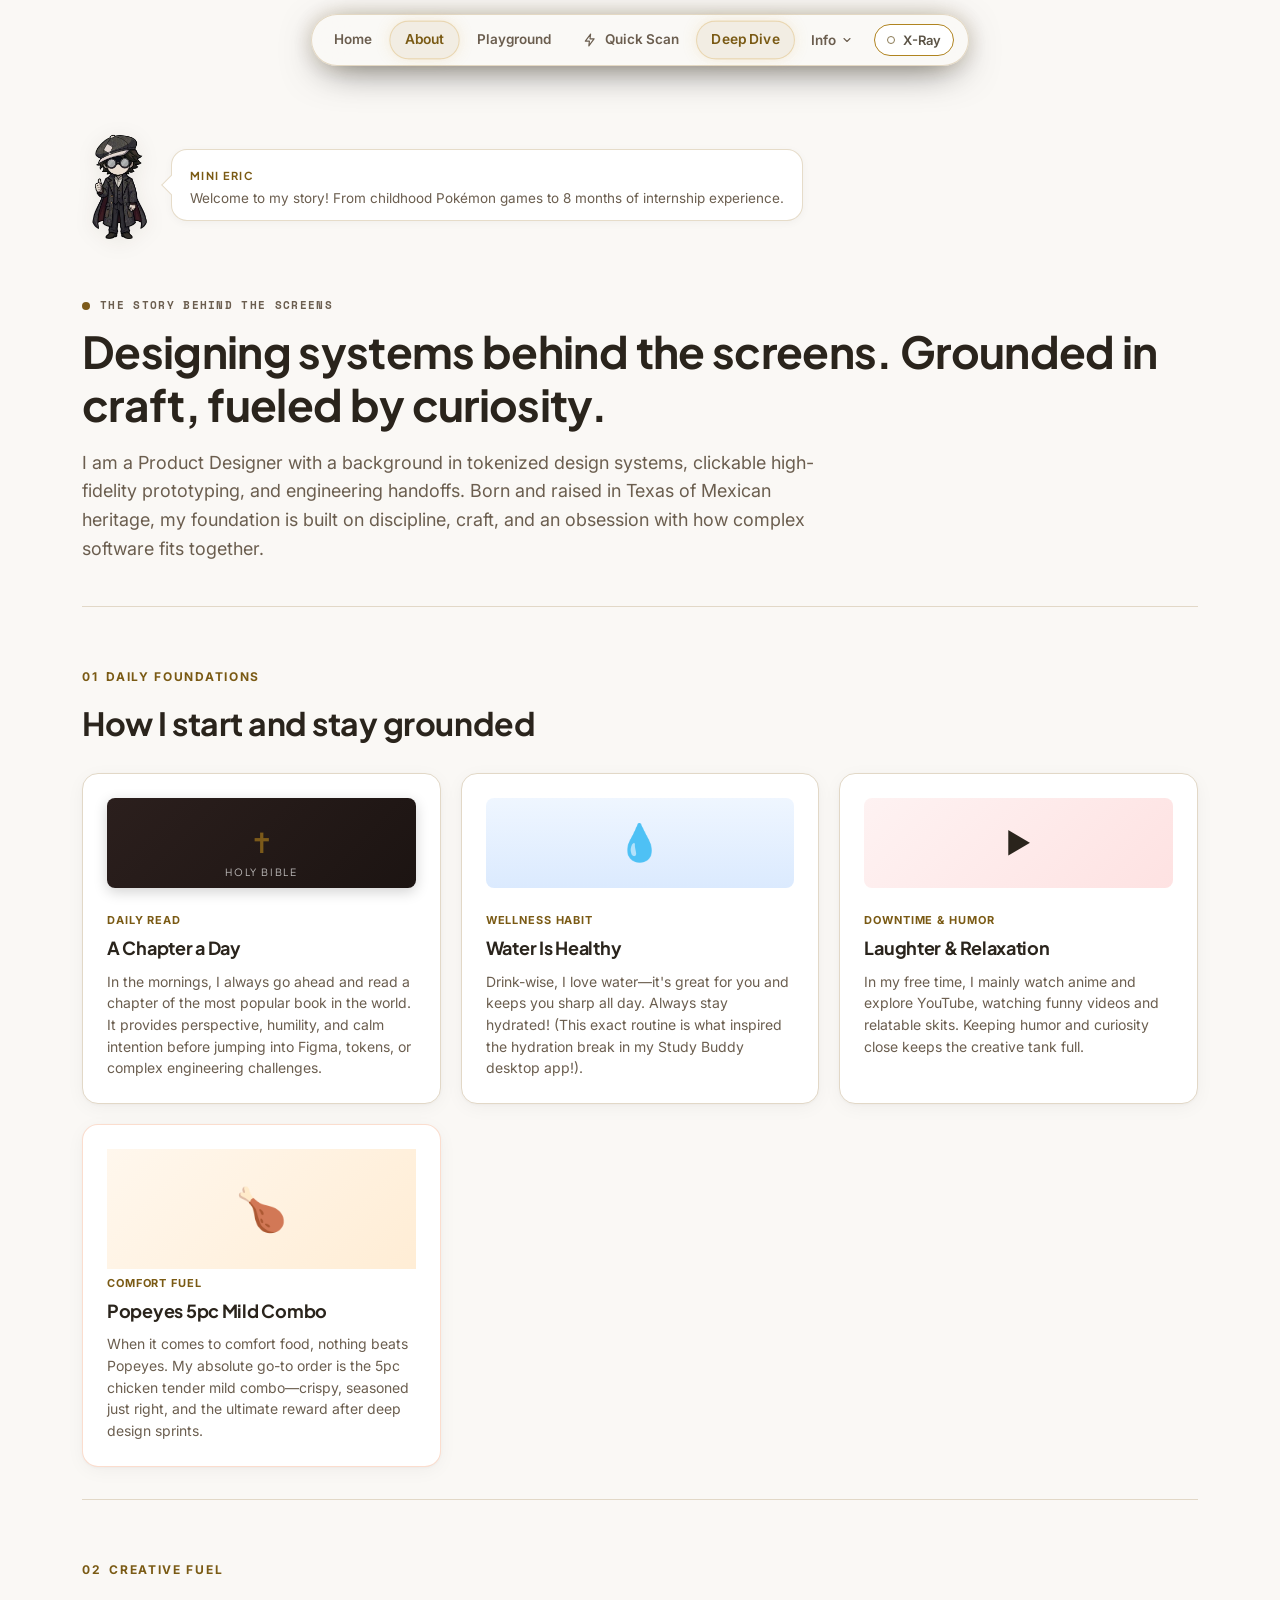
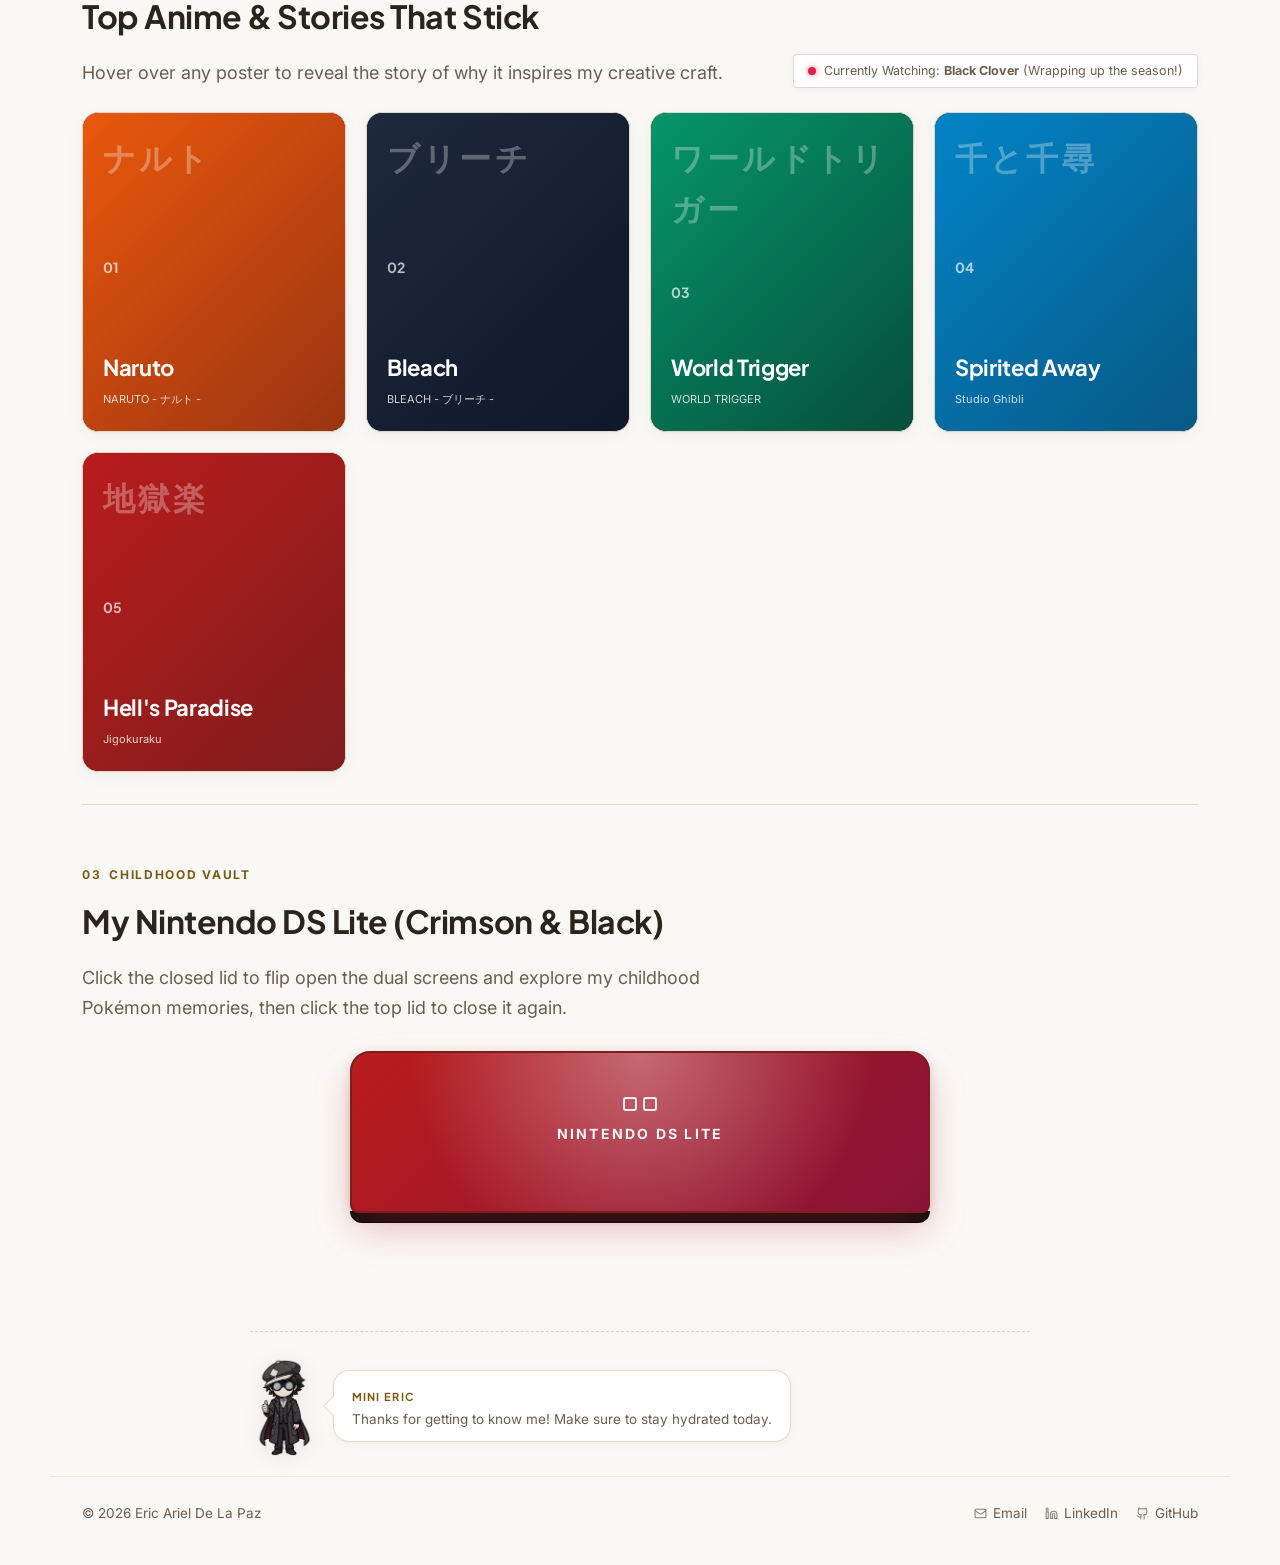
<file: about.html>
<!DOCTYPE html>
<html lang="en">
<head>
  <meta charset="UTF-8">
  <meta name="viewport" content="width=device-width, initial-scale=1.0">
  <title>About | Eric Ariel De La Paz — Product Designer &amp; Aspiring Design Engineer</title>
  <meta name="description" content="The story, creative fuel, morning routines, anime favorites, and childhood Nintendo DS memories of Eric Ariel De La Paz.">
  <link rel="icon" type="image/png" href="assets/images/profile.png">
  <link rel="stylesheet" href="assets/css/style.css">
  <link rel="stylesheet" href="assets/css/scroll.css?v=2.3">
  <link rel="stylesheet" href="assets/css/cursor.css?v=1.0">
  <link rel="stylesheet" href="assets/css/scan-mode.css?v=1.0">
  <link rel="stylesheet" href="assets/css/xray.css?v=1.0">
  <script src="assets/js/scan-mode.js?v=1.0"></script>
  <link rel="preconnect" href="https://fonts.googleapis.com">
  <link rel="preconnect" href="https://fonts.gstatic.com" crossorigin>
  <link href="https://fonts.googleapis.com/css2?family=Inter:wght@400;500;600;700&family=Plus+Jakarta+Sans:wght@500;600;700;800&family=Space+Mono:wght@400;700&display=swap" rel="stylesheet">
  <script type="text/javascript">
    (function(c,l,a,r,i,t,y){
        c[a]=c[a]||function(){(c[a].q=c[a].q||[]).push(arguments)};
        t=l.createElement(r);t.async=1;t.src="https://www.clarity.ms/tag/"+i;
        y=l.getElementsByTagName(r)[0];y.parentNode.insertBefore(t,y);
    })(window, document, "clarity", "script", "zfal3nttme");
  </script>
</head>
<body class="sx-page is-light" data-nav="about">
  
  
  
  <header class="sx-nav-wrap">
  <a class="sx-skip" href="#main">Skip to content</a>
    <nav class="sx-nav" aria-label="Main navigation">
<a href="index.html" class="sx-nav-link">Home</a>
      <a href="about.html" class="sx-nav-link is-active">About</a>
      <a href="playground.html" class="sx-nav-link">Playground</a>
      <button type="button" class="sx-nav-info-btn" id="infoBtn" aria-expanded="false" aria-controls="infoPopover" title="Open Quick Contact & Info">
        <span>Info</span>
        <svg class="sx-chevron" width="12" height="12" viewBox="0 0 24 24" fill="none" stroke="currentColor" stroke-width="2.2" stroke-linecap="round" stroke-linejoin="round" aria-hidden="true"><polyline points="6 9 12 15 18 9"/></svg>
      </button>
    </nav>

    <!-- Floating Info Dropdown Drawer -->
    <div class="sx-info-popover" id="infoPopover" role="dialog" aria-modal="false" aria-label="Quick contact & information" hidden>
      <div class="info-card">
        <div class="info-header">
          <div class="info-avatar-row">
            <img src="assets/images/profile.png" alt="Eric Ariel De La Paz" class="info-avatar">
            <div>
              <strong class="info-name">Eric Ariel De La Paz</strong>
              <span class="info-role">Product Designer</span>
            </div>
          </div>
        </div>
        <p class="info-bio">Building tokenized Figma systems, interaction prototypes, and engineering-ready workflows. Texas-based, open to remote and relocation.</p>
        <div class="info-actions">
          <button type="button" class="info-btn info-btn-copy" id="copyEmailBtn" data-email="ericforall247@gmail.com" title="Click to copy email">
            <svg width="15" height="15" viewBox="0 0 24 24" fill="none" stroke="currentColor" stroke-width="1.85" stroke-linecap="round" stroke-linejoin="round" aria-hidden="true"><rect width="20" height="16" x="2" y="4" rx="2"/><path d="m22 7-8.97 5.7a1.94 1.94 0 0 1-2.06 0L2 7"/></svg>
            <span class="btn-label">Copy Email</span>
            <span class="copy-toast" id="copyToast" aria-live="polite">Copied!</span>
          </button>
          <a href="https://www.linkedin.com/in/eric-ariel-de-la-paz/" target="_blank" rel="noopener" class="info-btn">
            <svg width="15" height="15" viewBox="0 0 24 24" fill="none" stroke="currentColor" stroke-width="1.85" stroke-linecap="round" stroke-linejoin="round" aria-hidden="true"><path d="M16 8a6 6 0 0 1 6 6v7h-4v-7a2 2 0 0 0-2-2 2 2 0 0 0-2 2v7h-4v-7a6 6 0 0 1 6-6z"/><rect width="4" height="12" x="2" y="9"/><circle cx="4" cy="4" r="2"/></svg>
            <span>LinkedIn</span>
          </a>
          <a href="https://github.com/EricArielDeLaPaz" target="_blank" rel="noopener" class="info-btn">
            <svg width="15" height="15" viewBox="0 0 24 24" fill="none" stroke="currentColor" stroke-width="1.85" stroke-linecap="round" stroke-linejoin="round" aria-hidden="true"><path d="M15 22v-4a4.8 4.8 0 0 0-1-3.5c3 0 6-2 6-5.5.08-1.25-.27-2.48-1-3.5.28-1.15.28-2.35 0-3.5 0 0-1 0-3 1.5-2.64-.5-5.36-.5-8 0C6 2 5 2 5 2c-.3 1.15-.3 2.35 0 3.5A5.403 5.403 0 0 0 4 9c0 3.5 3 5.5 6 5.5-.39.49-.68 1.05-.85 1.65-.17.6-.22 1.23-.15 1.85v4"/><path d="M9 18c-4.51 2-5-2-7-2"/></svg>
            <span>GitHub</span>
          </a>
          <a href="assets/Eric_De_La_Paz_Resume.pdf" target="_blank" rel="noopener" class="info-btn info-btn-primary">
            <svg width="15" height="15" viewBox="0 0 24 24" fill="none" stroke="currentColor" stroke-width="1.85" stroke-linecap="round" stroke-linejoin="round" aria-hidden="true"><path d="M14.5 2H6a2 2 0 0 0-2 2v16a2 2 0 0 0 2 2h12a2 2 0 0 0 2-2V7.5L14.5 2z"/><polyline points="14 2 14 8 20 8"/><line x1="16" x2="8" y1="13" y2="13"/><line x1="16" x2="8" y1="17" y2="17"/><line x1="10" x2="8" y1="9" y2="9"/></svg>
            <span>Resume</span>
          </a>
        </div>
      </div>
    </div>
  </header>

  <main class="sx-main" id="main">
    <div class="sx-wrap">
      
    
    
    <aside class="mini-eric-banner is-header" aria-label="Mini Eric greeting">
      <div class="mini-eric-char" title="Click Mini Eric!">
        <img src="assets/images/mini-eric-thumbsup.png" class="mini-eric-img" alt="Mini Eric chibi avatar" width="80" height="120" />
      </div>
      <div class="mini-eric-bubble">
        <div class="mini-eric-name">Mini Eric </div>
        <p class="mini-eric-text">Welcome to my story! From childhood Pokémon games to 8 months of internship experience.</p>
      </div>
    </aside>

      <!-- Hero Header -->
      <header class="about-hero">
        <p class="sx-kicker"><i class="sx-dot" aria-hidden="true"></i> The Story Behind The Screens</p>
        <h1 class="about-title">Designing systems behind the screens. Grounded in craft, fueled by curiosity.</h1>
        <p class="about-lede">I am a Product Designer with a background in tokenized design systems, clickable high-fidelity prototyping, and engineering handoffs. Born and raised in Texas of Mexican heritage, my foundation is built on discipline, craft, and an obsession with how complex software fits together.</p>
      </header>

      <!-- The Daily Foundation -->
      <section class="about-section" id="foundations">
        <div class="section-badge"><span>01</span> Daily Foundations</div>
        <h2 class="section-heading">How I start and stay grounded</h2>
        <div class="foundations-grid">
          <!-- Bible Card -->
          <article class="foundation-card card-bible">
            <div class="bible-cover">
              <span class="bible-cross">✝</span>
              <span class="bible-gold-spine"></span>
              <span class="bible-ribbon"></span>
              <span class="bible-emboss">HOLY BIBLE</span>
            </div>
            <div class="card-body">
              <span class="card-tag">Daily Read</span>
              <h3>A Chapter a Day</h3>
              <p>In the mornings, I always go ahead and read a chapter of the most popular book in the world. It provides perspective, humility, and calm intention before jumping into Figma, tokens, or complex engineering challenges.</p>
            </div>
          </article>

          <!-- Water / Hydration Card -->
          <article class="foundation-card card-water">
            <div class="water-glass-art">
              <div class="water-level"></div>
              <span class="water-drop">💧</span>
            </div>
            <div class="card-body">
              <span class="card-tag">Wellness Habit</span>
              <h3>Water Is Healthy</h3>
              <p>Drink-wise, I love water—it's great for you and keeps you sharp all day. Always stay hydrated! (This exact routine is what inspired the hydration break in my Study Buddy desktop app!).</p>
            </div>
          </article>

          <!-- Downtime Card -->
          <article class="foundation-card card-downtime">
            <div class="downtime-art"><span class="play-chip">▶</span></div>
            <div class="card-body">
              <span class="card-tag">Downtime &amp; Humor</span>
              <h3>Laughter &amp; Relaxation</h3>
              <p>In my free time, I mainly watch anime and explore YouTube, watching funny videos and relatable skits. Keeping humor and curiosity close keeps the creative tank full.</p>
            </div>
          </article>

          <!-- Popeyes Comfort Fuel Card -->
          <article class="foundation-card card-popeyes">
            <div class="popeyes-art">
              <span class="popeyes-emoji">🍗</span>
              
            </div>
            <div class="card-body">
              <span class="card-tag">Comfort Fuel</span>
              <h3>Popeyes 5pc Mild Combo</h3>
              <p>When it comes to comfort food, nothing beats Popeyes. My absolute go-to order is the 5pc chicken tender mild combo—crispy, seasoned just right, and the ultimate reward after deep design sprints.</p>
            </div>
          </article>
        </div>
      </section>

      <!-- Case study hover reveal -->
      <section class="about-section" id="anime">
        <div class="section-badge"><span>02</span> Creative Fuel</div>
        <div class="section-head-row">
          <div>
            <h2 class="section-heading">Top Anime &amp; Stories That Stick</h2>
            <p class="sx-sub">Hover over any poster to reveal the story of why it inspires my creative craft.</p>
          </div>
          <div class="watching-pill" title="Currently finishing season!">
            <span class="watching-dot"></span>
            <span>Currently Watching: <strong>Black Clover</strong> (Wrapping up the season!)</span>
          </div>
        </div>

        <div class="interest-grid">
          <!-- 1. Naruto -->
          <div class="interest-card" tabindex="0">
            <div class="interest-poster interest-theme-1">
              <div class="interest-kanji">ナルト</div>
              <span class="interest-num">01</span>
              <div class="interest-cover-title">
                <h3>Naruto</h3>
                <span>NARUTO - ナルト -</span>
              </div>
            </div>
            <div class="interest-reveal">
              <span class="reveal-tag">Lifelong Inspiration</span>
              <h4>The Underdog Work Ethic</h4>
              <p>I grew up with Naruto and loved each part of it. It's stuck with me for a long time and is globally recognized for a reason: it taught me perseverance, teamwork, and seeing a difficult path through to the very end.</p>
            </div>
          </div>

          <!-- 2. Bleach -->
          <div class="interest-card" tabindex="0">
            <div class="interest-poster interest-theme-2">
              <div class="interest-kanji">ブリーチ</div>
              <span class="interest-num">02</span>
              <div class="interest-cover-title">
                <h3>Bleach</h3>
                <span>BLEACH - ブリーチ -</span>
              </div>
            </div>
            <div class="interest-reveal">
              <span class="reveal-tag">Equilibrium &amp; Style</span>
              <h4>World Stability &amp; Insane Drip</h4>
              <p>Besides the unmatched visual style and fashion drip, I really like the concept of different beings (Soul Reapers, Hollows, Quincies) and how they each serve a distinct purpose to bring balance and stability to the world. Recently finished the full series!</p>
            </div>
          </div>

          <!-- 3. World Trigger -->
          <div class="interest-card" tabindex="0">
            <div class="interest-poster interest-theme-3">
              <div class="interest-kanji">ワールドトリガー</div>
              <span class="interest-num">03</span>
              <div class="interest-cover-title">
                <h3>World Trigger</h3>
                <span>WORLD TRIGGER</span>
              </div>
            </div>
            <div class="interest-reveal">
              <span class="reveal-tag">Tactics &amp; Systems</span>
              <h4>Strategy &amp; Weapon Concepts</h4>
              <p>It's been a while since I've watched it, but I loved the deliberate team battle tactics, character concepts, and the creative weapon mechanics they used. Pure tactical problem-solving.</p>
            </div>
          </div>

          <!-- 4. Spirited Away -->
          <div class="interest-card" tabindex="0">
            <div class="interest-poster interest-theme-4">
              <div class="interest-kanji">千と千尋</div>
              <span class="interest-num">04</span>
              <div class="interest-cover-title">
                <h3>Spirited Away</h3>
                <span>Studio Ghibli</span>
              </div>
            </div>
            <div class="interest-reveal">
              <span class="reveal-tag">Ghibli Magic</span>
              <h4>The Dragon Shirt Origin</h4>
              <p>My first Studio Ghibli movie! Why did I watch it? I bought a shirt of the characters at a store solely because I thought Haku the dragon looked amazing—so naturally, I had to watch the movie then, and it became an instant masterpiece in my book.</p>
            </div>
          </div>

          <!-- 5. Hell's Paradise -->
          <div class="interest-card" tabindex="0">
            <div class="interest-poster interest-theme-5">
              <div class="interest-kanji">地獄楽</div>
              <span class="interest-num">05</span>
              <div class="interest-cover-title">
                <h3>Hell's Paradise</h3>
                <span>Jigokuraku</span>
              </div>
            </div>
            <div class="interest-reveal">
              <span class="reveal-tag">Unshakable Resolve</span>
              <h4>Gabimaru's Focus &amp; Eerie Ecology</h4>
              <p>I like the overall story, the deadly island mysteries, and Gabimaru's quiet, determined personality—fighting through insurmountable odds driven by his love and promise to return home.</p>
            </div>
          </div>
        </div>
      </section>

      <!-- Nintendo DS Lite Interactive Vault -->
      <section class="about-section" id="nintendo-ds-section">
        <div class="section-badge"><span>03</span> Childhood Vault</div>
        <div class="section-head-row">
          <div>
            <h2 class="section-heading">My Nintendo DS Lite (Crimson &amp; Black)</h2>
            <p class="sx-sub">Click the closed lid to flip open the dual screens and explore my childhood Pokémon memories, then click the top lid to close it again.</p>
          </div>
        </div>

        
  <div class="ds-container" id="nintendoDs" aria-label="Interactive Crimson Red Nintendo DS Lite">
    <!-- Closed Lid State -->
    <div class="ds-lid" id="dsLid" role="button" tabindex="0" aria-label="Click to flip open Nintendo DS Lite">
      <div class="ds-lid-face">
        <div class="ds-lid-sheen"></div>
        <div class="ds-emblem">
          <span class="ds-sq ds-sq-1"></span>
          <span class="ds-sq ds-sq-2"></span>
        </div>
        <span class="ds-engraving">Nintendo DS Lite</span>
      </div>
      <div class="ds-hinge-band"></div>
    </div>

    <!-- Opened Console State -->
    <div class="ds-console" id="dsConsole" hidden>
      <!-- Top Bezel & Backlit Screen -->
      <div class="ds-top-housing" id="dsTopLid" role="button" tabindex="0" aria-label="Close Nintendo DS Lite lid" title="Click the top lid to close">
        <div class="ds-top-bezel">
          <div class="ds-speaker ds-speaker-l"><i></i><i></i><i></i><i></i></div>
          <div class="ds-screen ds-top-screen">
            <div class="ds-top-bar">
              <span class="ds-top-title" id="dsCartridgeTitle">POKÉMON BLACK</span>
              <span class="ds-top-batt">BATT ■■■</span>
            </div>
            <div class="ds-screen-stage" id="dsScreenStage">
              <!-- Rendered via JS based on active cartridge -->
            </div>
          </div>
          <div class="ds-speaker ds-speaker-r"><i></i><i></i><i></i><i></i></div>
        </div>
      </div>

      <!-- Center Hinge & LEDs -->
      <div class="ds-hinge-middle">
        <div class="ds-mic">MIC.</div>
        <div class="ds-leds">
          <span class="ds-led ds-led-pwr" title="Power"></span>
          <span class="ds-led ds-led-chr" title="Battery"></span>
        </div>
      </div>

      <!-- Bottom Housing & Touch Screen -->
      <div class="ds-bottom-housing">
        <!-- D-Pad Left -->
        <div class="ds-dpad-col">
          <div class="ds-dpad">
            <button type="button" class="dpad-key dpad-up" aria-label="D-pad Up"></button>
            <button type="button" class="dpad-key dpad-left" id="dpadLeft" aria-label="Previous Game">◀</button>
            <div class="dpad-core"></div>
            <button type="button" class="dpad-key dpad-right" id="dpadRight" aria-label="Next Game">▶</button>
            <button type="button" class="dpad-key dpad-down" aria-label="D-pad Down"></button>
          </div>
        </div>

        <!-- Touch Screen Center -->
        <div class="ds-screen ds-touch-screen">
          <div class="ds-touch-body" id="dsTouchBody">
            <!-- Dynamic Cartridge Details & Memory Note -->
          </div>
          <div class="ds-touch-controls">
            <button type="button" class="ds-touch-nav-btn" id="touchPrev">◀ Prev</button>
            <span class="ds-touch-indicator" id="touchIndicator">1 / 4</span>
            <button type="button" class="ds-touch-nav-btn" id="touchNext">Next ▶</button>
          </div>
        </div>

        <!-- Action Buttons Right -->
        <div class="ds-abxy-col">
          <div class="ds-abxy">
            <button type="button" class="ds-btn ds-btn-x" aria-label="X">X</button>
            <button type="button" class="ds-btn ds-btn-y" aria-label="Y">Y</button>
            <button type="button" class="ds-btn ds-btn-b" aria-label="B">B</button>
            <button type="button" class="ds-btn ds-btn-a" id="dsBtnA" aria-label="A">A</button>
          </div>
          <div class="ds-start-select">
            <button type="button" class="ds-pill-btn" aria-label="Select">SELECT</button>
            <button type="button" class="ds-pill-btn" aria-label="Start">START</button>
          </div>
        </div>
      </div>
    </div>
  </div>
      </section>

      
    
    
    <aside class="mini-eric-banner is-footer" aria-label="Mini Eric closing note">
      <div class="mini-eric-char" title="Click Mini Eric!">
        <img src="assets/images/mini-eric-thumbsup.png" class="mini-eric-img" alt="Mini Eric chibi avatar" width="80" height="120" />
      </div>
      <div class="mini-eric-bubble">
        <div class="mini-eric-name">Mini Eric </div>
        <p class="mini-eric-text">Thanks for getting to know me! Make sure to stay hydrated today.</p>
      </div>
    </aside>
    </div>
  </main>

  
  <footer class="sx-footer sx-wrap">
    <span>© 2026 Eric Ariel De La Paz</span>
    <div>
      <a href="mailto:ericforall247@gmail.com"><svg class="sx-footer-icon" width="13" height="13" viewBox="0 0 24 24" fill="none" stroke="currentColor" stroke-width="1.85" stroke-linecap="round" stroke-linejoin="round" aria-hidden="true"><rect width="20" height="16" x="2" y="4" rx="2"/><path d="m22 7-8.97 5.7a1.94 1.94 0 0 1-2.06 0L2 7"/></svg><span>Email</span></a>
      <a href="https://www.linkedin.com/in/eric-ariel-de-la-paz/" target="_blank" rel="noopener"><svg class="sx-footer-icon" width="13" height="13" viewBox="0 0 24 24" fill="none" stroke="currentColor" stroke-width="1.85" stroke-linecap="round" stroke-linejoin="round" aria-hidden="true"><path d="M16 8a6 6 0 0 1 6 6v7h-4v-7a2 2 0 0 0-2-2 2 2 0 0 0-2 2v7h-4v-7a6 6 0 0 1 6-6z"/><rect width="4" height="12" x="2" y="9"/><circle cx="4" cy="4" r="2"/></svg><span>LinkedIn</span></a>
      <a href="https://github.com/EricArielDeLaPaz" target="_blank" rel="noopener"><svg class="sx-footer-icon" width="13" height="13" viewBox="0 0 24 24" fill="none" stroke="currentColor" stroke-width="1.85" stroke-linecap="round" stroke-linejoin="round" aria-hidden="true"><path d="M15 22v-4a4.8 4.8 0 0 0-1-3.5c3 0 6-2 6-5.5.08-1.25-.27-2.48-1-3.5.28-1.15.28-2.35 0-3.5 0 0-1 0-3 1.5-2.64-.5-5.36-.5-8 0C6 2 5 2 5 2c-.3 1.15-.3 2.35 0 3.5A5.403 5.403 0 0 0 4 9c0 3.5 3 5.5 6 5.5-.39.49-.68 1.05-.85 1.65-.17.6-.22 1.23-.15 1.85v4"/><path d="M9 18c-4.51 2-5-2-7-2"/></svg><span>GitHub</span></a>
    </div>
  </footer>
  <script src="assets/js/scroll.js"></script>
  <script src="assets/js/cursor.js?v=1.0" defer></script>
  <script src="assets/js/xray.js?v=1.0" defer></script>
</body>
</html>
</file>
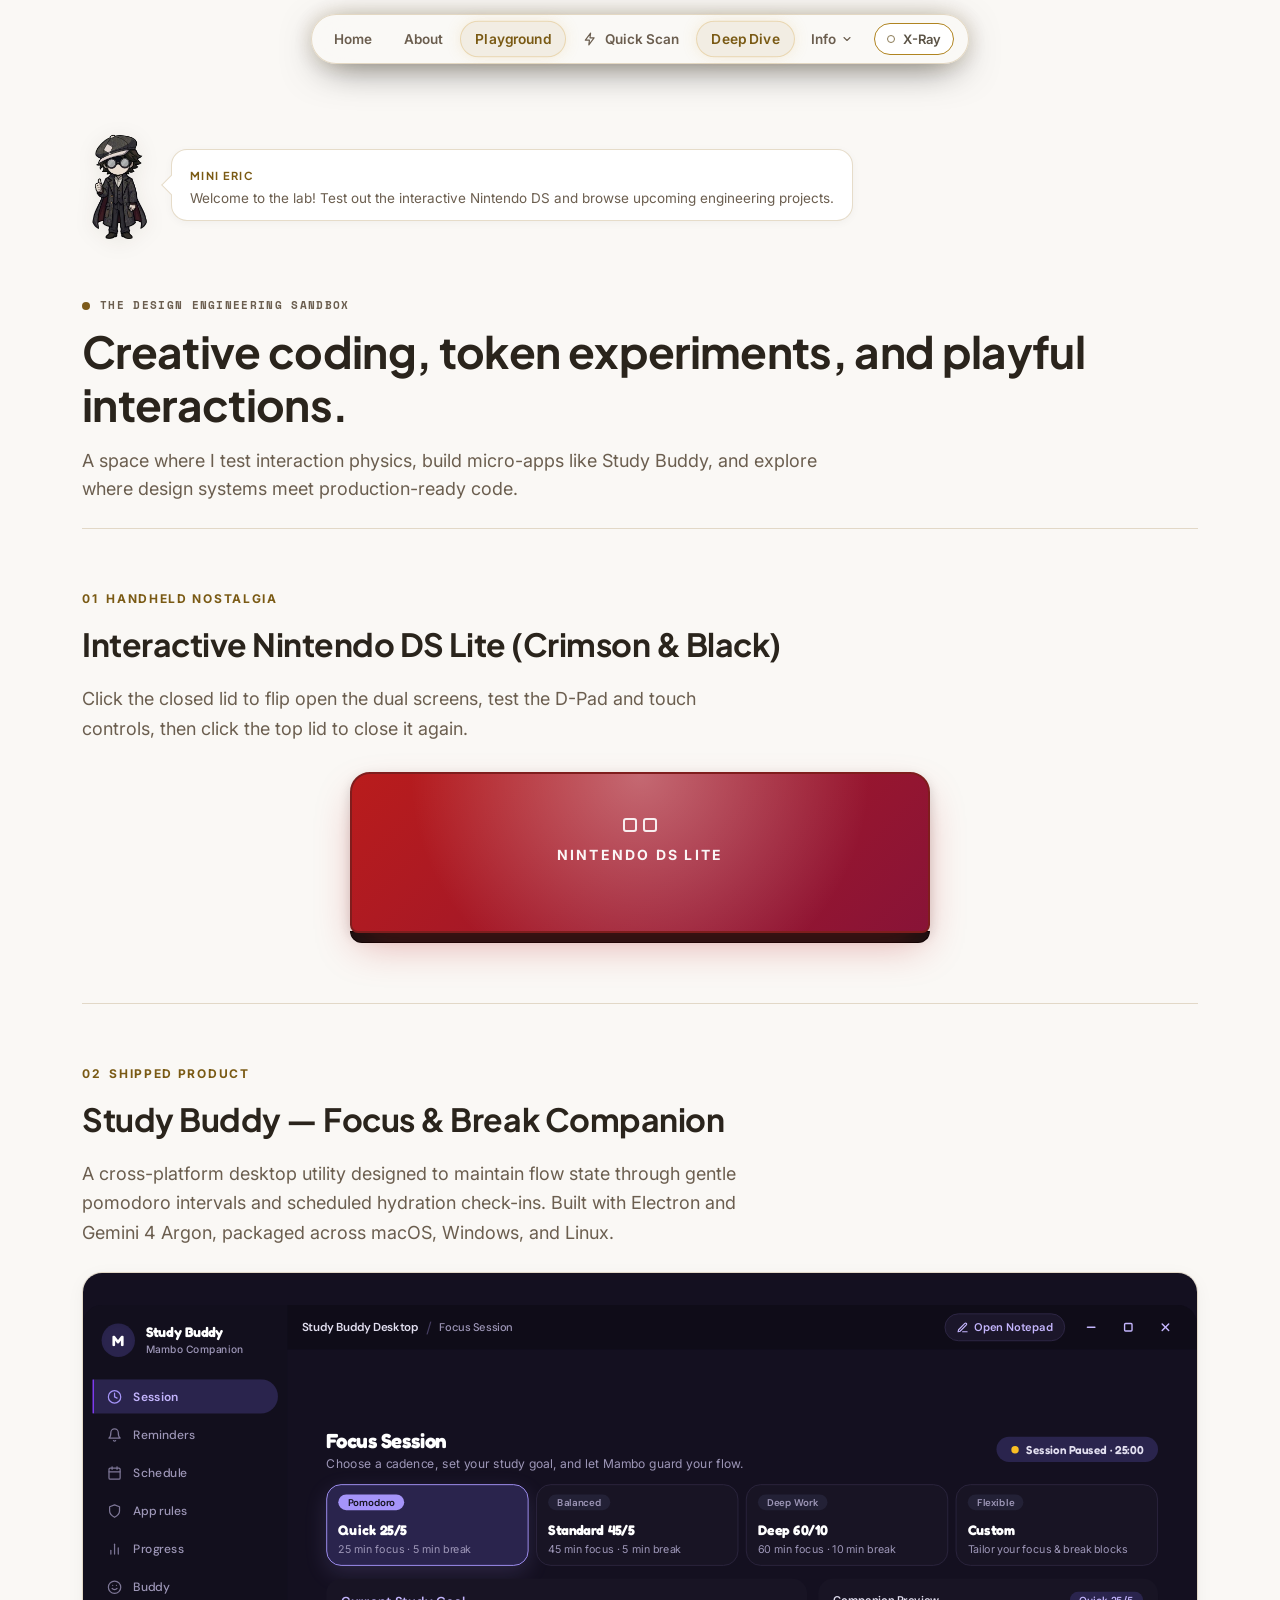
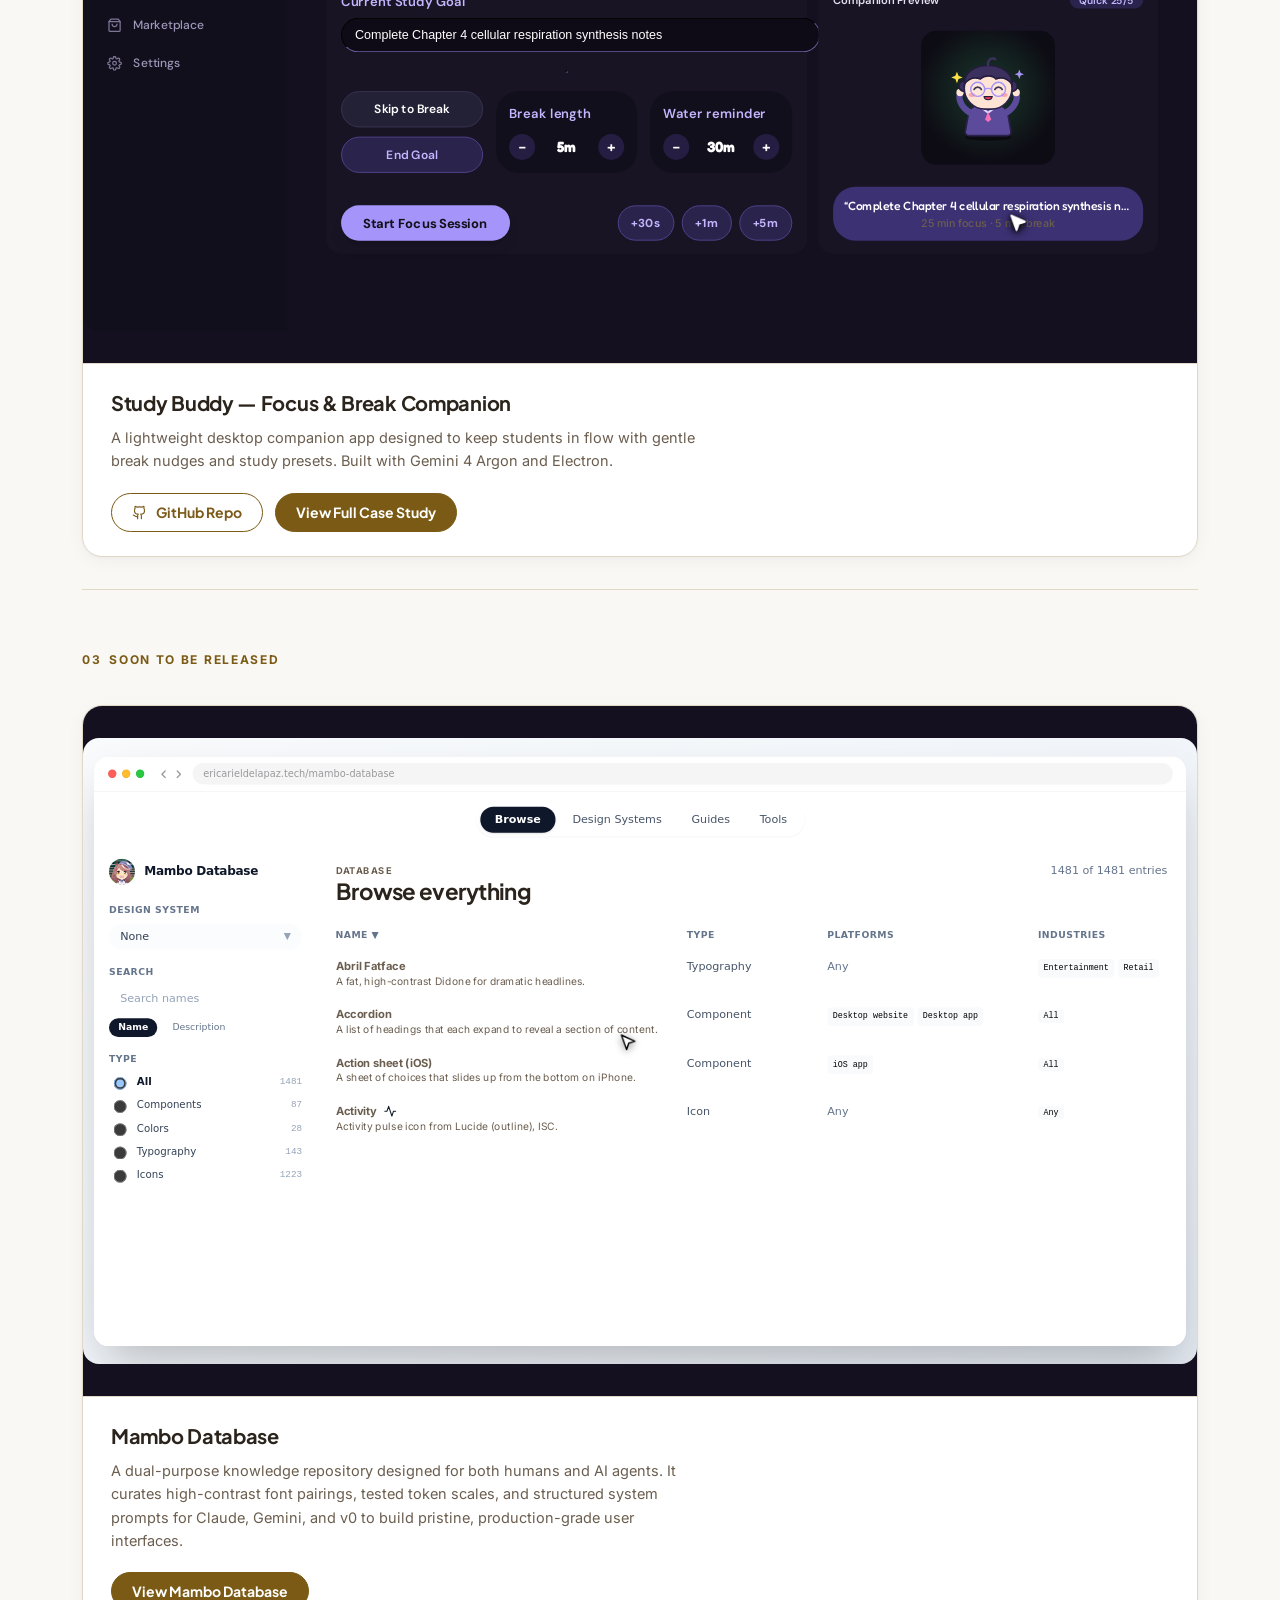
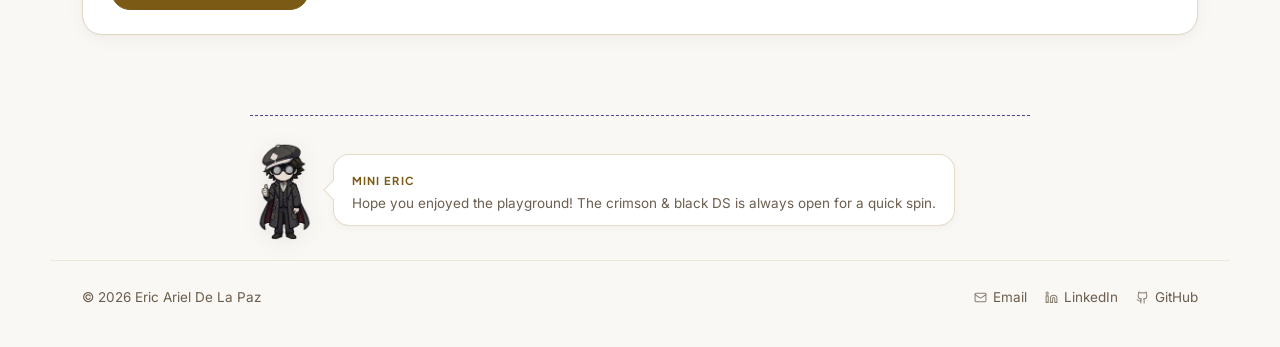
<file: playground.html>
<!DOCTYPE html>
<html lang="en">
<head>
  <meta charset="UTF-8">
  <meta name="viewport" content="width=device-width, initial-scale=1.0">
  <title>Playground | Eric Ariel De La Paz — Design Engineering Lab</title>
  <meta name="description" content="Interactive experiments, token playgrounds, and working micro-apps by Eric Ariel De La Paz.">
  <link rel="icon" type="image/png" href="assets/images/profile.png">
  <link rel="stylesheet" href="assets/css/style.css">
  <link rel="stylesheet" href="assets/css/scroll.css?v=2.4">
  <link rel="stylesheet" href="assets/css/cursor.css?v=1.0">
  <link rel="stylesheet" href="assets/css/scan-mode.css?v=1.0">
  <link rel="stylesheet" href="assets/css/xray.css?v=1.0">
  <script src="assets/js/scan-mode.js?v=1.0"></script>
  <link rel="stylesheet" href="assets/css/study-buddy-stageshow.css?v=12.3">
  <link rel="stylesheet" href="assets/css/mambo-stageshow.css?v=1.0">
  <link rel="preconnect" href="https://fonts.googleapis.com">
  <link rel="preconnect" href="https://fonts.gstatic.com" crossorigin>
  <link href="https://fonts.googleapis.com/css2?family=Inter:wght@400;500;600;700&family=Plus+Jakarta+Sans:wght@500;600;700;800&family=Space+Mono:wght@400;700&display=swap" rel="stylesheet">
  <script type="text/javascript">
    (function(c,l,a,r,i,t,y){
        c[a]=c[a]||function(){(c[a].q=c[a].q||[]).push(arguments)};
        t=l.createElement(r);t.async=1;t.src="https://www.clarity.ms/tag/"+i;
        y=l.getElementsByTagName(r)[0];y.parentNode.insertBefore(t,y);
    })(window, document, "clarity", "script", "zfal3nttme");
  </script>
</head>
<body class="sx-page is-light" data-nav="playground">
  
  
  
  <header class="sx-nav-wrap">
  <a class="sx-skip" href="#main">Skip to content</a>
    <nav class="sx-nav" aria-label="Main navigation">
<a href="index.html" class="sx-nav-link">Home</a>
      <a href="about.html" class="sx-nav-link">About</a>
      <a href="playground.html" class="sx-nav-link is-active">Playground</a>
      <button type="button" class="sx-nav-info-btn" id="infoBtn" aria-expanded="false" aria-controls="infoPopover" title="Open Quick Contact & Info">
        <span>Info</span>
        <svg class="sx-chevron" width="12" height="12" viewBox="0 0 24 24" fill="none" stroke="currentColor" stroke-width="2.2" stroke-linecap="round" stroke-linejoin="round" aria-hidden="true"><polyline points="6 9 12 15 18 9"/></svg>
      </button>
    </nav>

    <!-- Floating Info Dropdown Drawer -->
    <div class="sx-info-popover" id="infoPopover" role="dialog" aria-modal="false" aria-label="Quick contact & information" hidden>
      <div class="info-card">
        <div class="info-header">
          <div class="info-avatar-row">
            <img src="assets/images/profile.png" alt="Eric Ariel De La Paz" class="info-avatar">
            <div>
              <strong class="info-name">Eric Ariel De La Paz</strong>
              <span class="info-role">Product Designer</span>
            </div>
          </div>
        </div>
        <p class="info-bio">Building tokenized Figma systems, interaction prototypes, and engineering-ready workflows. Texas-based, open to remote and relocation.</p>
        <div class="info-actions">
          <button type="button" class="info-btn info-btn-copy" id="copyEmailBtn" data-email="ericforall247@gmail.com" title="Click to copy email">
            <svg width="15" height="15" viewBox="0 0 24 24" fill="none" stroke="currentColor" stroke-width="1.85" stroke-linecap="round" stroke-linejoin="round" aria-hidden="true"><rect width="20" height="16" x="2" y="4" rx="2"/><path d="m22 7-8.97 5.7a1.94 1.94 0 0 1-2.06 0L2 7"/></svg>
            <span class="btn-label">Copy Email</span>
            <span class="copy-toast" id="copyToast" aria-live="polite">Copied!</span>
          </button>
          <a href="https://www.linkedin.com/in/eric-ariel-de-la-paz/" target="_blank" rel="noopener" class="info-btn">
            <svg width="15" height="15" viewBox="0 0 24 24" fill="none" stroke="currentColor" stroke-width="1.85" stroke-linecap="round" stroke-linejoin="round" aria-hidden="true"><path d="M16 8a6 6 0 0 1 6 6v7h-4v-7a2 2 0 0 0-2-2 2 2 0 0 0-2 2v7h-4v-7a6 6 0 0 1 6-6z"/><rect width="4" height="12" x="2" y="9"/><circle cx="4" cy="4" r="2"/></svg>
            <span>LinkedIn</span>
          </a>
          <a href="https://github.com/EricArielDeLaPaz" target="_blank" rel="noopener" class="info-btn">
            <svg width="15" height="15" viewBox="0 0 24 24" fill="none" stroke="currentColor" stroke-width="1.85" stroke-linecap="round" stroke-linejoin="round" aria-hidden="true"><path d="M15 22v-4a4.8 4.8 0 0 0-1-3.5c3 0 6-2 6-5.5.08-1.25-.27-2.48-1-3.5.28-1.15.28-2.35 0-3.5 0 0-1 0-3 1.5-2.64-.5-5.36-.5-8 0C6 2 5 2 5 2c-.3 1.15-.3 2.35 0 3.5A5.403 5.403 0 0 0 4 9c0 3.5 3 5.5 6 5.5-.39.49-.68 1.05-.85 1.65-.17.6-.22 1.23-.15 1.85v4"/><path d="M9 18c-4.51 2-5-2-7-2"/></svg>
            <span>GitHub</span>
          </a>
          <a href="assets/Eric_De_La_Paz_Resume.pdf" target="_blank" rel="noopener" class="info-btn info-btn-primary">
            <svg width="15" height="15" viewBox="0 0 24 24" fill="none" stroke="currentColor" stroke-width="1.85" stroke-linecap="round" stroke-linejoin="round" aria-hidden="true"><path d="M14.5 2H6a2 2 0 0 0-2 2v16a2 2 0 0 0 2 2h12a2 2 0 0 0 2-2V7.5L14.5 2z"/><polyline points="14 2 14 8 20 8"/><line x1="16" x2="8" y1="13" y2="13"/><line x1="16" x2="8" y1="17" y2="17"/><line x1="10" x2="8" y1="9" y2="9"/></svg>
            <span>Resume</span>
          </a>
        </div>
      </div>
    </div>
  </header>

  <main class="sx-main" id="main">
    <div class="sx-wrap">
      
    
    
    <aside class="mini-eric-banner is-header" aria-label="Mini Eric greeting">
      <div class="mini-eric-char" title="Click Mini Eric!">
        <img src="assets/images/mini-eric-thumbsup.png" class="mini-eric-img" alt="Mini Eric chibi avatar" width="80" height="120" />
      </div>
      <div class="mini-eric-bubble">
        <div class="mini-eric-name">Mini Eric </div>
        <p class="mini-eric-text">Welcome to the lab! Test out the interactive Nintendo DS and browse upcoming engineering projects.</p>
      </div>
    </aside>

      <!-- Hero Header -->
      <header class="about-hero">
        <p class="sx-kicker"><i class="sx-dot" aria-hidden="true"></i> The Design Engineering Sandbox</p>
        <h1 class="about-title">Creative coding, token experiments, and playful interactions.</h1>
        <p class="about-lede">A space where I test interaction physics, build micro-apps like Study Buddy, and explore where design systems meet production-ready code.</p>
      </header>

      <!-- Experiment 1: The Nintendo DS Lite Interactive Console -->
      <section class="about-section" id="lab-nintendo-ds">
        <div class="section-badge"><span>01</span> Handheld Nostalgia</div>
        <div class="section-head-row">
          <div>
            <h2 class="section-heading">Interactive Nintendo DS Lite (Crimson &amp; Black)</h2>
            <p class="sx-sub">Click the closed lid to flip open the dual screens, test the D-Pad and touch controls, then click the top lid to close it again.</p>
          </div>
        </div>

        
  <div class="ds-container" id="nintendoDs" aria-label="Interactive Crimson Red Nintendo DS Lite">
    <!-- Closed Lid State -->
    <div class="ds-lid" id="dsLid" role="button" tabindex="0" aria-label="Click to flip open Nintendo DS Lite">
      <div class="ds-lid-face">
        <div class="ds-lid-sheen"></div>
        <div class="ds-emblem">
          <span class="ds-sq ds-sq-1"></span>
          <span class="ds-sq ds-sq-2"></span>
        </div>
        <span class="ds-engraving">Nintendo DS Lite</span>
      </div>
      <div class="ds-hinge-band"></div>
    </div>

    <!-- Opened Console State -->
    <div class="ds-console" id="dsConsole" hidden>
      <!-- Top Bezel & Backlit Screen -->
      <div class="ds-top-housing" id="dsTopLid" role="button" tabindex="0" aria-label="Close Nintendo DS Lite lid" title="Click the top lid to close">
        <div class="ds-top-bezel">
          <div class="ds-speaker ds-speaker-l"><i></i><i></i><i></i><i></i></div>
          <div class="ds-screen ds-top-screen">
            <div class="ds-top-bar">
              <span class="ds-top-title" id="dsCartridgeTitle">POKÉMON BLACK</span>
              <span class="ds-top-batt">BATT ■■■</span>
            </div>
            <div class="ds-screen-stage" id="dsScreenStage">
              <!-- Rendered via JS based on active cartridge -->
            </div>
          </div>
          <div class="ds-speaker ds-speaker-r"><i></i><i></i><i></i><i></i></div>
        </div>
      </div>

      <!-- Center Hinge & LEDs -->
      <div class="ds-hinge-middle">
        <div class="ds-mic">MIC.</div>
        <div class="ds-leds">
          <span class="ds-led ds-led-pwr" title="Power"></span>
          <span class="ds-led ds-led-chr" title="Battery"></span>
        </div>
      </div>

      <!-- Bottom Housing & Touch Screen -->
      <div class="ds-bottom-housing">
        <!-- D-Pad Left -->
        <div class="ds-dpad-col">
          <div class="ds-dpad">
            <button type="button" class="dpad-key dpad-up" aria-label="D-pad Up"></button>
            <button type="button" class="dpad-key dpad-left" id="dpadLeft" aria-label="Previous Game">◀</button>
            <div class="dpad-core"></div>
            <button type="button" class="dpad-key dpad-right" id="dpadRight" aria-label="Next Game">▶</button>
            <button type="button" class="dpad-key dpad-down" aria-label="D-pad Down"></button>
          </div>
        </div>

        <!-- Touch Screen Center -->
        <div class="ds-screen ds-touch-screen">
          <div class="ds-touch-body" id="dsTouchBody">
            <!-- Dynamic Cartridge Details & Memory Note -->
          </div>
          <div class="ds-touch-controls">
            <button type="button" class="ds-touch-nav-btn" id="touchPrev">◀ Prev</button>
            <span class="ds-touch-indicator" id="touchIndicator">1 / 4</span>
            <button type="button" class="ds-touch-nav-btn" id="touchNext">Next ▶</button>
          </div>
        </div>

        <!-- Action Buttons Right -->
        <div class="ds-abxy-col">
          <div class="ds-abxy">
            <button type="button" class="ds-btn ds-btn-x" aria-label="X">X</button>
            <button type="button" class="ds-btn ds-btn-y" aria-label="Y">Y</button>
            <button type="button" class="ds-btn ds-btn-b" aria-label="B">B</button>
            <button type="button" class="ds-btn ds-btn-a" id="dsBtnA" aria-label="A">A</button>
          </div>
          <div class="ds-start-select">
            <button type="button" class="ds-pill-btn" aria-label="Select">SELECT</button>
            <button type="button" class="ds-pill-btn" aria-label="Start">START</button>
          </div>
        </div>
      </div>
    </div>
  </div>
      </section>

      <!-- Experiment 2: Study Buddy Desktop Web Simulator -->
      <section class="about-section" id="lab-studybuddy">
        <div class="section-badge"><span>02</span> Shipped Product</div>
        <div class="section-head-row">
          <div>
            <h2 class="section-heading">Study Buddy — Focus &amp; Break Companion</h2>
            <p class="sx-sub">A cross-platform desktop utility designed to maintain flow state through gentle pomodoro intervals and scheduled hydration check-ins. Built with Electron and Gemini 4 Argon, packaged across macOS, Windows, and Linux.</p>
          </div>
        </div>
        <div class="sb-showcase-card">
          <div class="sb-showcase-frame">
            <a href="case-studies/study-buddy.html" title="View Study Buddy case study" aria-label="View Study Buddy case study" style="display:block; cursor:pointer; text-decoration:none;">
              <div class="stageshow-mount sb-hero-stageshow" data-demo="hero-cover" data-ss-fill>
                <img src="assets/images/study-buddy.png" alt="Study Buddy Desktop Focus Companion preview" class="sx-cover-fallback" width="1200" height="600">
              </div>
            </a>
          </div>
          <div class="sb-showcase-caption">
            <h3>Study Buddy — Focus &amp; Break Companion</h3>
            <p>A lightweight desktop companion app designed to keep students in flow with gentle break nudges and study presets. Built with Gemini 4 Argon and Electron.</p>
            <div class="sb-showcase-links">
              <a href="https://github.com/EricArielDeLaPaz/study-buddy-desktop" target="_blank" rel="noopener" class="sx-btn">
                <svg width="15" height="15" viewBox="0 0 24 24" fill="none" stroke="currentColor" stroke-width="1.85" stroke-linecap="round" stroke-linejoin="round" aria-hidden="true"><path d="M15 22v-4a4.8 4.8 0 0 0-1-3.5c3 0 6-2 6-5.5.08-1.25-.27-2.48-1-3.5.28-1.15.28-2.35 0-3.5 0 0-1 0-3 1.5-2.64-.5-5.36-.5-8 0C6 2 5 2 5 2c-.3 1.15-.3 2.35 0 3.5A5.403 5.403 0 0 0 4 9c0 3.5 3 5.5 6 5.5-.39.49-.68 1.05-.85 1.65-.17.6-.22 1.23-.15 1.85v4"/><path d="M9 18c-4.51 2-5-2-7-2"/></svg>
                <span>GitHub Repo</span>
              </a>
              <a href="case-studies/study-buddy.html" class="sx-btn sx-btn-primary">
                <span>View Full Case Study</span>
              </a>
            </div>
          </div>
        </div>
      </section>

      

      <!-- Experiment 4: AI Design Library Teaser -->
      <section class="about-section" id="lab-ai-teaser">
        <div class="section-badge"><span>03</span> Soon to be Released</div>
        <div class="sb-showcase-card">
          <div class="sb-showcase-frame">
            <a href="https://ericarieldelapaz.tech/mambo-database/" target="_blank" rel="noopener" title="View Mambo Database" aria-label="View Mambo Database" style="display:block; cursor:pointer; text-decoration:none;">
              <div class="stageshow-mount" data-demo="mambo-database" data-ss-fill>
                <img src="assets/images/mambo-database-cover.png" alt="Mambo Database preview" class="sx-cover-fallback" width="1200" height="675">
              </div>
            </a>
          </div>
          <div class="sb-showcase-caption">
            <h3>Mambo Database</h3>
            <p>A dual-purpose knowledge repository designed for both humans and AI agents. It curates high-contrast font pairings, tested token scales, and structured system prompts for Claude, Gemini, and v0 to build pristine, production-grade user interfaces.</p>
            <div class="sb-showcase-links">
              <a href="https://ericarieldelapaz.tech/mambo-database/" target="_blank" rel="noopener" class="sx-btn sx-btn-primary">
                <span>View Mambo Database</span>
              </a>
            </div>
          </div>
        </div>
      </section>

      
    
    
    <aside class="mini-eric-banner is-footer" aria-label="Mini Eric closing note">
      <div class="mini-eric-char" title="Click Mini Eric!">
        <img src="assets/images/mini-eric-thumbsup.png" class="mini-eric-img" alt="Mini Eric chibi avatar" width="80" height="120" />
      </div>
      <div class="mini-eric-bubble">
        <div class="mini-eric-name">Mini Eric </div>
        <p class="mini-eric-text">Hope you enjoyed the playground! The crimson & black DS is always open for a quick spin.</p>
      </div>
    </aside>
    </div>
  </main>

  
  <footer class="sx-footer sx-wrap">
    <span>© 2026 Eric Ariel De La Paz</span>
    <div>
      <a href="mailto:ericforall247@gmail.com"><svg class="sx-footer-icon" width="13" height="13" viewBox="0 0 24 24" fill="none" stroke="currentColor" stroke-width="1.85" stroke-linecap="round" stroke-linejoin="round" aria-hidden="true"><rect width="20" height="16" x="2" y="4" rx="2"/><path d="m22 7-8.97 5.7a1.94 1.94 0 0 1-2.06 0L2 7"/></svg><span>Email</span></a>
      <a href="https://www.linkedin.com/in/eric-ariel-de-la-paz/" target="_blank" rel="noopener"><svg class="sx-footer-icon" width="13" height="13" viewBox="0 0 24 24" fill="none" stroke="currentColor" stroke-width="1.85" stroke-linecap="round" stroke-linejoin="round" aria-hidden="true"><path d="M16 8a6 6 0 0 1 6 6v7h-4v-7a2 2 0 0 0-2-2 2 2 0 0 0-2 2v7h-4v-7a6 6 0 0 1 6-6z"/><rect width="4" height="12" x="2" y="9"/><circle cx="4" cy="4" r="2"/></svg><span>LinkedIn</span></a>
      <a href="https://github.com/EricArielDeLaPaz" target="_blank" rel="noopener"><svg class="sx-footer-icon" width="13" height="13" viewBox="0 0 24 24" fill="none" stroke="currentColor" stroke-width="1.85" stroke-linecap="round" stroke-linejoin="round" aria-hidden="true"><path d="M15 22v-4a4.8 4.8 0 0 0-1-3.5c3 0 6-2 6-5.5.08-1.25-.27-2.48-1-3.5.28-1.15.28-2.35 0-3.5 0 0-1 0-3 1.5-2.64-.5-5.36-.5-8 0C6 2 5 2 5 2c-.3 1.15-.3 2.35 0 3.5A5.403 5.403 0 0 0 4 9c0 3.5 3 5.5 6 5.5-.39.49-.68 1.05-.85 1.65-.17.6-.22 1.23-.15 1.85v4"/><path d="M9 18c-4.51 2-5-2-7-2"/></svg><span>GitHub</span></a>
    </div>
  </footer>
  <script src="assets/js/scroll.js"></script>
  <script src="assets/js/cursor.js?v=1.0" defer></script>
  <script src="assets/js/xray.js?v=1.0" defer></script>
  <script src="assets/js/study-buddy-stageshow.js?v=12.3"></script>
  <script src="assets/js/mambo-stageshow.js?v=1.0"></script>
  <script>
    // Block synthetic/simulated clicks from stageshow demos on wrapper <a> links
    // Only real human clicks (e.isTrusted === true) should trigger page navigation
    document.addEventListener('DOMContentLoaded', function() {
      document.querySelectorAll('.sb-showcase-frame a, .stageshow-mount').forEach(function(el) {
        el.addEventListener('click', function(e) {
          if (!e.isTrusted) {
            e.preventDefault();
            e.stopPropagation();
            e.stopImmediatePropagation();
            return false;
          }
        }, true);
      });
    });
  </script>
</body>
</html>
</file>
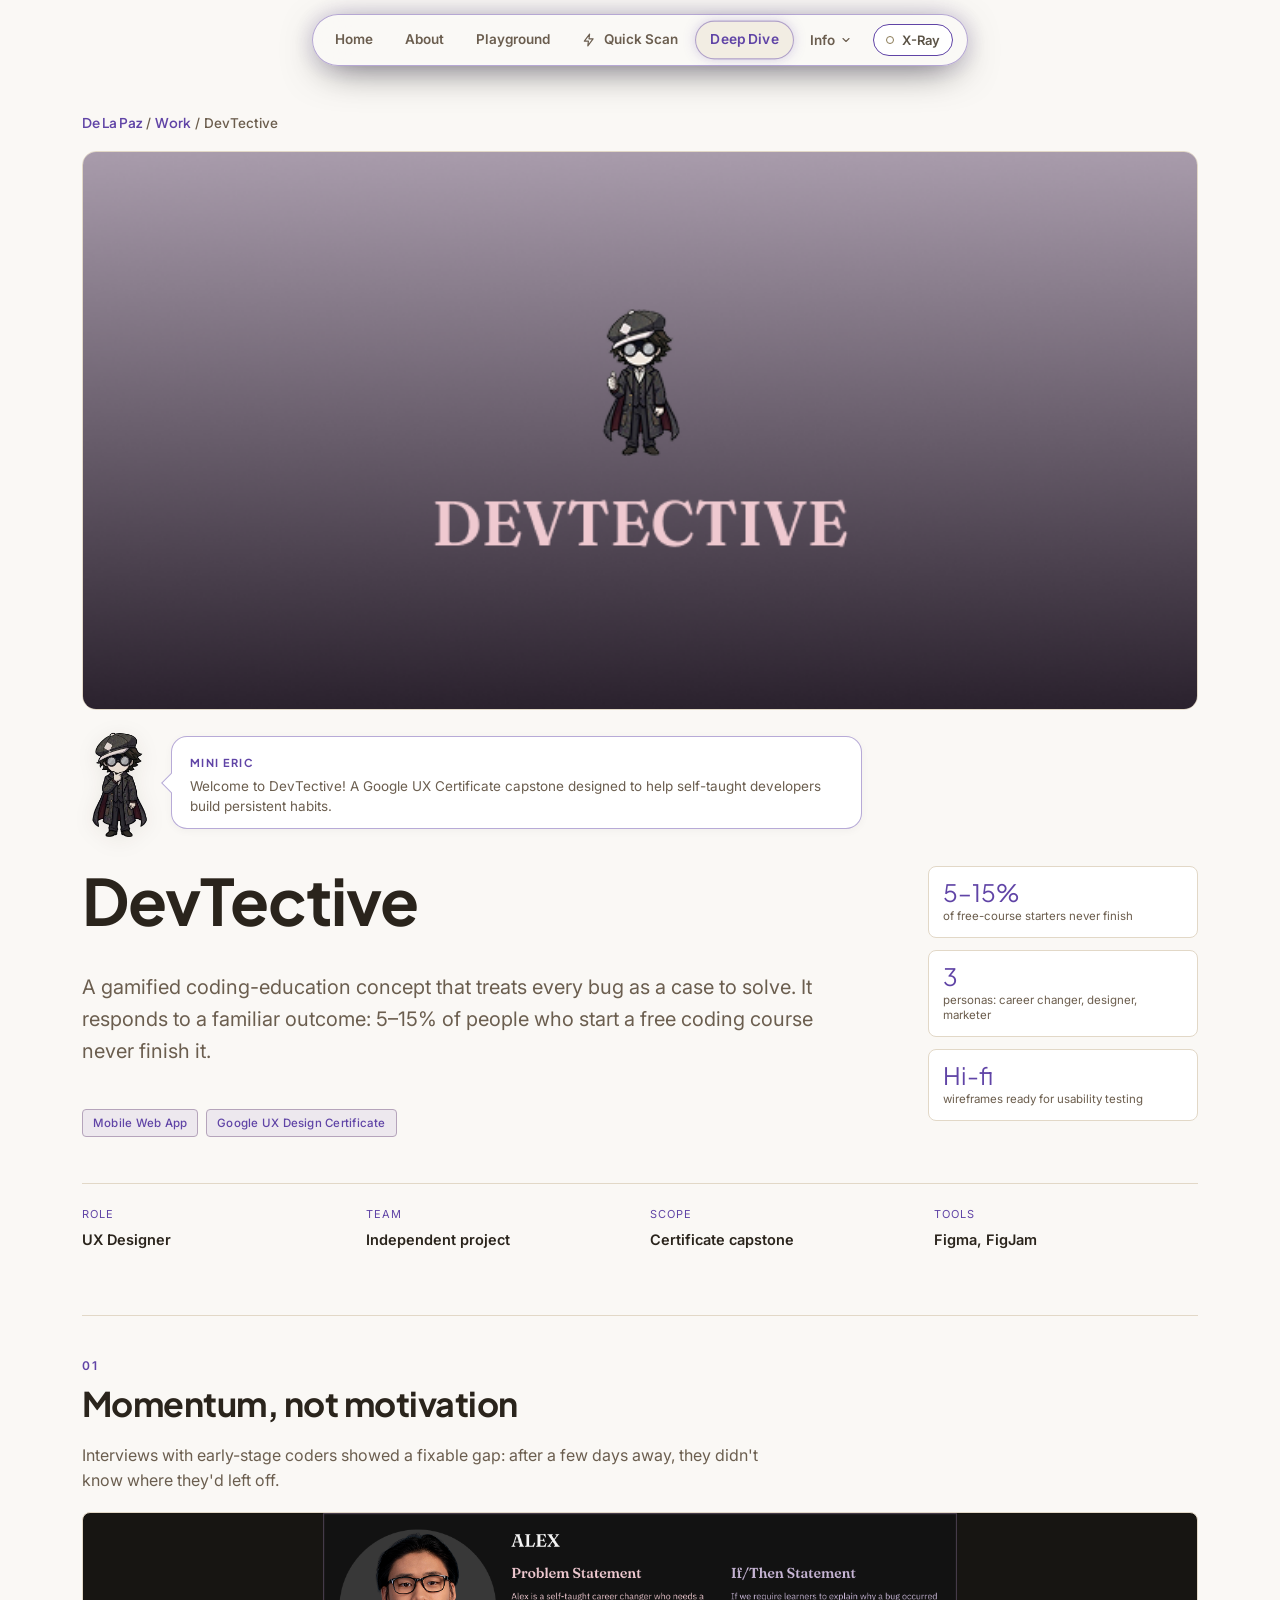
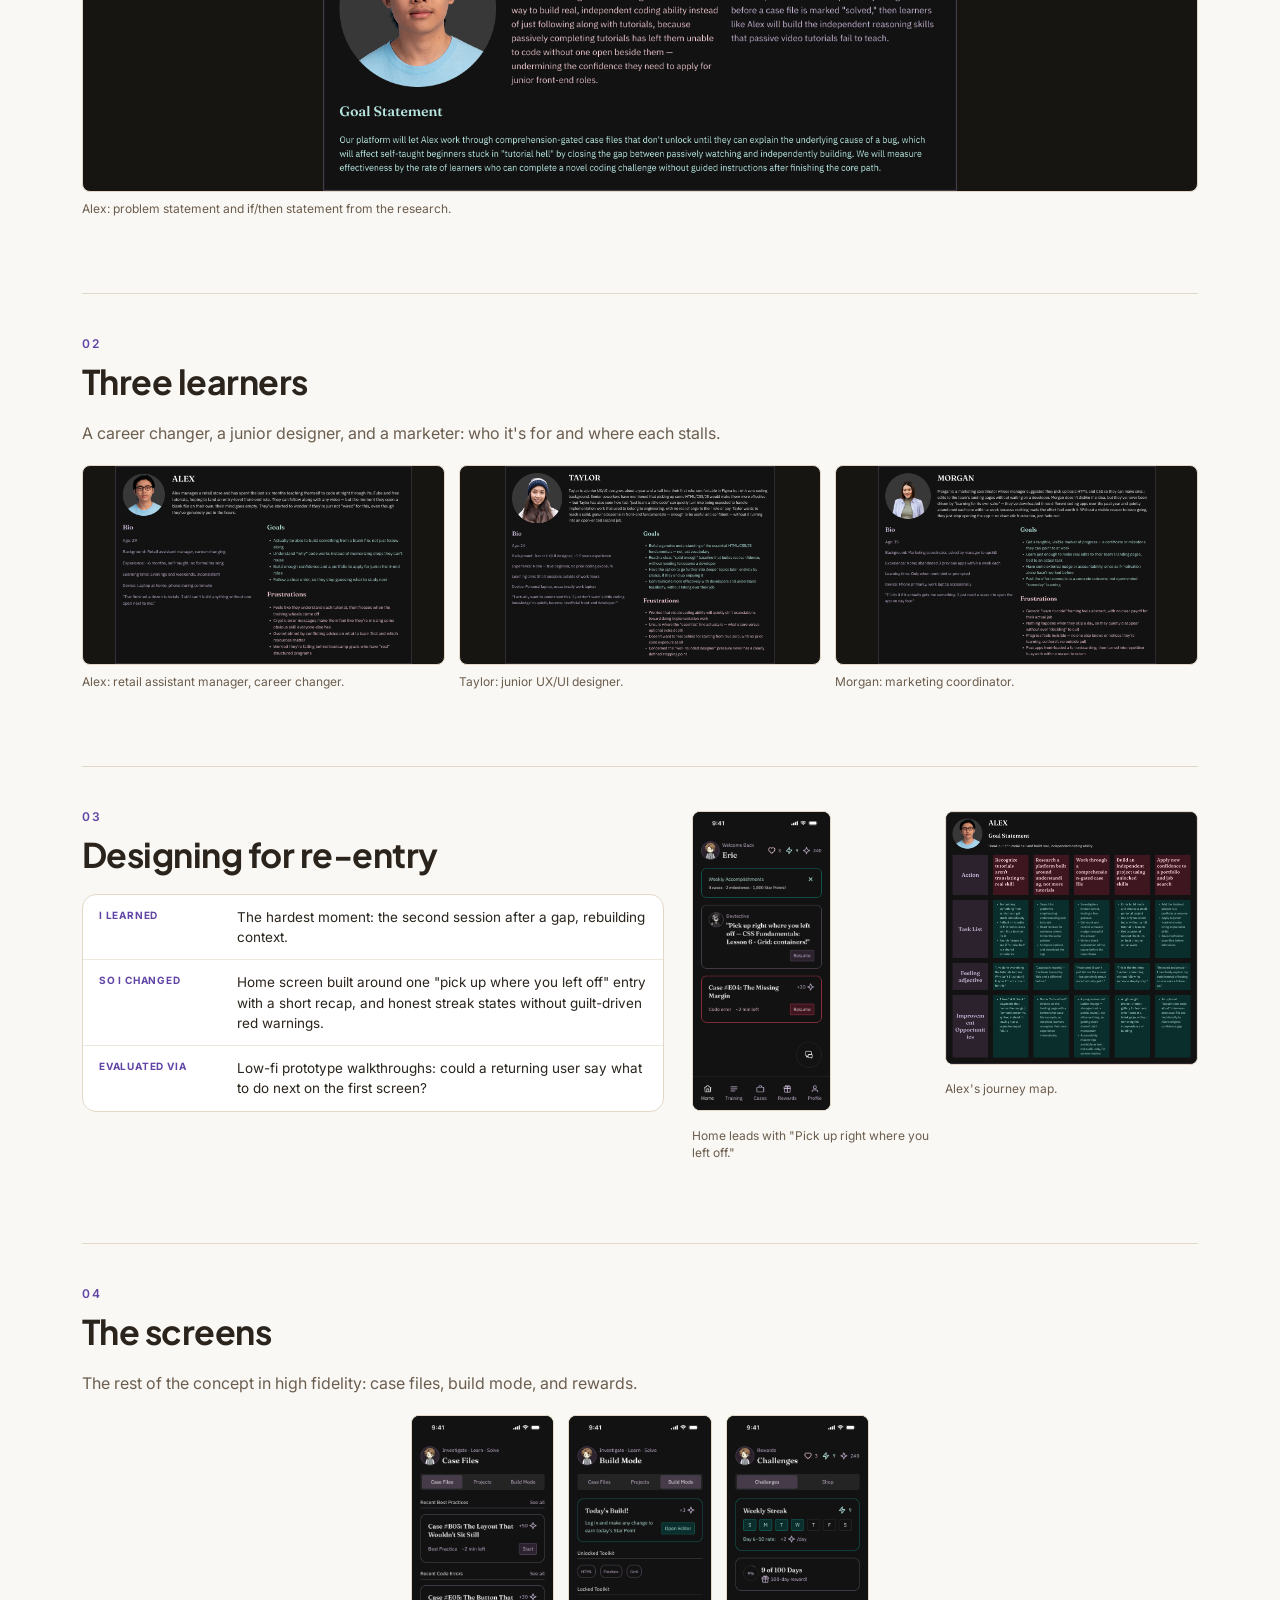
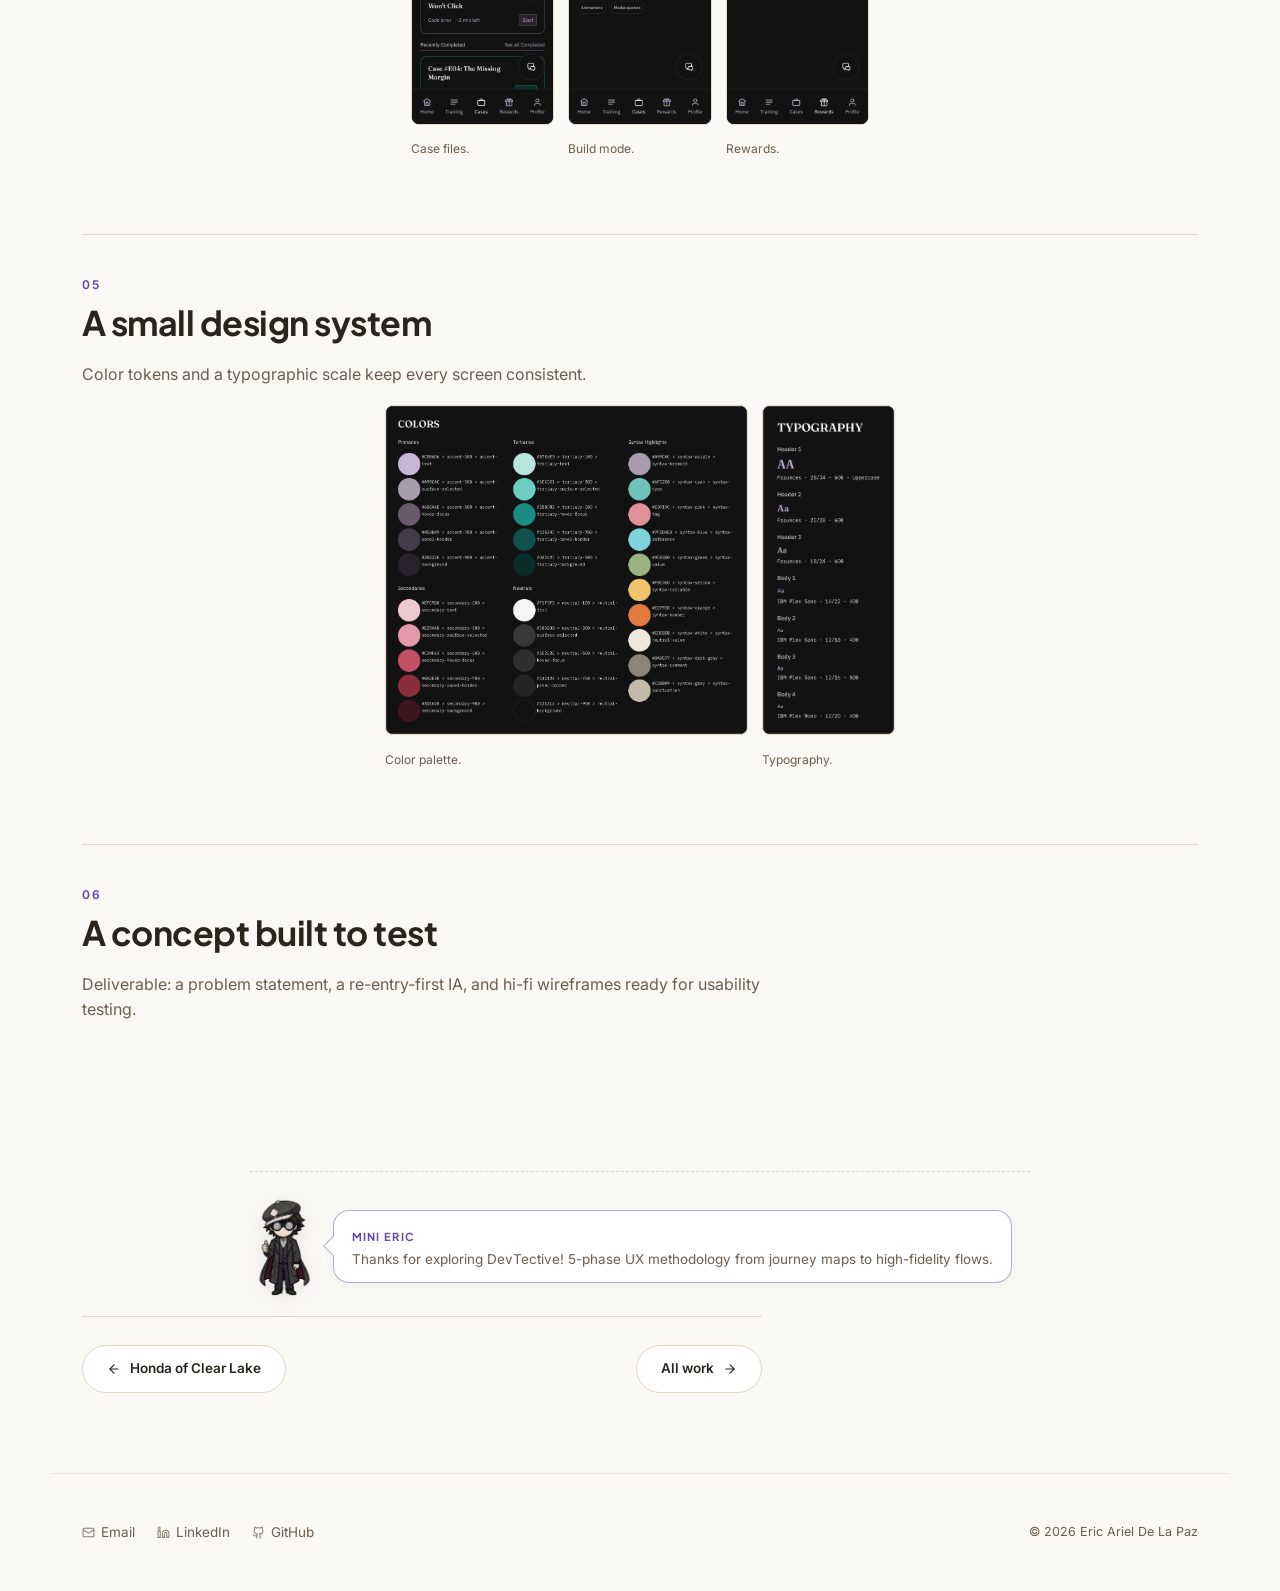
<file: case-studies/devtective.html>
<!doctype html>
<html lang="en">
<head>
<meta charset="UTF-8">
<meta name="viewport" content="width=device-width, initial-scale=1">
<title>DevTective — Developer Learning Progress &amp; Habit Tracker · Eric Ariel De La Paz</title>
<meta name="description" content="DevTective is a progress-tracking companion app that helps new coders pick up exactly where they left off. A UX case study from the Google UX Design Certificate.">
<link rel="canonical" href="https://ericarieldelapaz.tech/case-studies/devtective.html">
<meta property="og:type" content="article">
<meta property="og:title" content="DevTective — Google UX Cert Capstone · Eric Ariel De La Paz">
<meta property="og:description" content="DevTective is a progress-tracking companion app that helps new coders pick up exactly where they left off. A UX case study from the Google UX Design Certificate.">
<meta property="og:url" content="https://ericarieldelapaz.tech/case-studies/devtective.html">
<meta property="og:image" content="https://ericarieldelapaz.tech/assets/images/og-image.png">
<meta name="twitter:card" content="summary_large_image">
<meta name="author" content="Eric Ariel De La Paz">
<link rel="icon" type="image/png" href="../assets/images/profile.png">
<link rel="stylesheet" href="../assets/css/style.css">
<link rel="stylesheet" href="../assets/css/scroll.css?v=2.3">
<link rel="stylesheet" href="../assets/css/cursor.css?v=1.0">
<link rel="stylesheet" href="../assets/css/scan-mode.css?v=1.0">
<link rel="stylesheet" href="../assets/css/xray.css?v=1.0">
<link rel="stylesheet" href="../assets/css/lightbox.css?v=1.0">
<script src="../assets/js/scan-mode.js?v=1.0"></script>
<style>:root{ --accent:var(--devtective); }</style>
  <link rel="preconnect" href="https://fonts.googleapis.com">
  <link rel="preconnect" href="https://fonts.gstatic.com" crossorigin>
  <link href="https://fonts.googleapis.com/css2?family=Inter:wght@400;500;600;700&family=Plus+Jakarta+Sans:wght@500;600;700;800&family=Space+Mono:wght@400;700&display=swap" rel="stylesheet">
  <script type="text/javascript">
    (function(c,l,a,r,i,t,y){
        c[a]=c[a]||function(){(c[a].q=c[a].q||[]).push(arguments)};
        t=l.createElement(r);t.async=1;t.src="https://www.clarity.ms/tag/"+i;
        y=l.getElementsByTagName(r)[0];y.parentNode.insertBefore(t,y);
    })(window, document, "clarity", "script", "zfal3nttme");
  </script>
</head>
<body class="sx-page sx-case is-light" data-case-study="DevTective" data-accent="devtective">


  
  <header class="sx-nav-wrap">
  <a class="sx-skip" href="#main">Skip to content</a>
    <nav class="sx-nav" aria-label="Main navigation">
<a href="../index.html" class="sx-nav-link">Home</a>
      <a href="../about.html" class="sx-nav-link">About</a>
      <a href="../playground.html" class="sx-nav-link">Playground</a>
      <button type="button" class="sx-nav-info-btn" id="infoBtn" aria-expanded="false" aria-controls="infoPopover" title="Open Quick Contact & Info">
        <span>Info</span>
        <svg class="sx-chevron" width="12" height="12" viewBox="0 0 24 24" fill="none" stroke="currentColor" stroke-width="2.2" stroke-linecap="round" stroke-linejoin="round" aria-hidden="true"><polyline points="6 9 12 15 18 9"/></svg>
      </button>
    </nav>

    <!-- Floating Info Dropdown Drawer -->
    <div class="sx-info-popover" id="infoPopover" role="dialog" aria-modal="false" aria-label="Quick contact & information" hidden>
      <div class="info-card">
        <div class="info-header">
          <div class="info-avatar-row">
            <img src="../assets/images/profile.png" alt="Eric Ariel De La Paz" class="info-avatar">
            <div>
              <strong class="info-name">Eric Ariel De La Paz</strong>
              <span class="info-role">Product Designer</span>
            </div>
          </div>
        </div>
        <p class="info-bio">Building tokenized Figma systems, interaction prototypes, and engineering-ready workflows. Texas-based, open to remote and relocation.</p>
        <div class="info-actions">
          <button type="button" class="info-btn info-btn-copy" id="copyEmailBtn" data-email="ericforall247@gmail.com" title="Click to copy email">
            <svg width="15" height="15" viewBox="0 0 24 24" fill="none" stroke="currentColor" stroke-width="1.85" stroke-linecap="round" stroke-linejoin="round" aria-hidden="true"><rect width="20" height="16" x="2" y="4" rx="2"/><path d="m22 7-8.97 5.7a1.94 1.94 0 0 1-2.06 0L2 7"/></svg>
            <span class="btn-label">Copy Email</span>
            <span class="copy-toast" id="copyToast" aria-live="polite">Copied!</span>
          </button>
          <a href="https://www.linkedin.com/in/eric-ariel-de-la-paz/" target="_blank" rel="noopener" class="info-btn">
            <svg width="15" height="15" viewBox="0 0 24 24" fill="none" stroke="currentColor" stroke-width="1.85" stroke-linecap="round" stroke-linejoin="round" aria-hidden="true"><path d="M16 8a6 6 0 0 1 6 6v7h-4v-7a2 2 0 0 0-2-2 2 2 0 0 0-2 2v7h-4v-7a6 6 0 0 1 6-6z"/><rect width="4" height="12" x="2" y="9"/><circle cx="4" cy="4" r="2"/></svg>
            <span>LinkedIn</span>
          </a>
          <a href="https://github.com/EricArielDeLaPaz" target="_blank" rel="noopener" class="info-btn">
            <svg width="15" height="15" viewBox="0 0 24 24" fill="none" stroke="currentColor" stroke-width="1.85" stroke-linecap="round" stroke-linejoin="round" aria-hidden="true"><path d="M15 22v-4a4.8 4.8 0 0 0-1-3.5c3 0 6-2 6-5.5.08-1.25-.27-2.48-1-3.5.28-1.15.28-2.35 0-3.5 0 0-1 0-3 1.5-2.64-.5-5.36-.5-8 0C6 2 5 2 5 2c-.3 1.15-.3 2.35 0 3.5A5.403 5.403 0 0 0 4 9c0 3.5 3 5.5 6 5.5-.39.49-.68 1.05-.85 1.65-.17.6-.22 1.23-.15 1.85v4"/><path d="M9 18c-4.51 2-5-2-7-2"/></svg>
            <span>GitHub</span>
          </a>
          <a href="../assets/Eric_De_La_Paz_Resume.pdf" target="_blank" rel="noopener" class="info-btn info-btn-primary">
            <svg width="15" height="15" viewBox="0 0 24 24" fill="none" stroke="currentColor" stroke-width="1.85" stroke-linecap="round" stroke-linejoin="round" aria-hidden="true"><path d="M14.5 2H6a2 2 0 0 0-2 2v16a2 2 0 0 0 2 2h12a2 2 0 0 0 2-2V7.5L14.5 2z"/><polyline points="14 2 14 8 20 8"/><line x1="16" x2="8" y1="13" y2="13"/><line x1="16" x2="8" y1="17" y2="17"/><line x1="10" x2="8" y1="9" y2="9"/></svg>
            <span>Resume</span>
          </a>
        </div>
      </div>
    </div>
  </header>
<main class="sx-main" id="main">
  <div class="container">

    <nav class="breadcrumb breadcrumb-top" aria-label="Breadcrumb"><a href="../index.html">De La Paz</a> / <a href="../index.html#work">Work</a> / DevTective</nav>
    <figure class="sx-cover sx-cover-top"><img src="../assets/images/devtective.png" alt="Devtective project artwork" width="1200" height="600"></figure>
    <aside class="mini-eric-banner is-header" aria-label="Mini Eric greeting">
      <div class="mini-eric-char" title="Click Mini Eric!">
        <img src="../assets/images/mini-eric-thinking.png" class="mini-eric-img" alt="Mini Eric chibi avatar" width="80" height="120" />
      </div>
      <div class="mini-eric-bubble">
        <div class="mini-eric-name">Mini Eric </div>
        <p class="mini-eric-text">Welcome to DevTective! A Google UX Certificate capstone designed to help self-taught developers build persistent habits.</p>
      </div>
    </aside>
</div>
<section class="cs-hero container">
    </div>
    <h1>DevTective</h1>
    <p class="tagline">A gamified coding-education concept that treats every bug as a case to solve. It responds to a familiar outcome: 5–15% of people who start a free coding course never finish it.</p>
    <div class="impact-grid cs-glance"><div class="impact-stat"><div class="n">5–15%</div><div class="l">of free-course starters never finish</div></div><div class="impact-stat"><div class="n">3</div><div class="l">personas: career changer, designer, marketer</div></div><div class="impact-stat"><div class="n">Hi-fi</div><div class="l">wireframes ready for usability testing</div></div></div>
    <div class="cs-badge-row">
      <span>Mobile Web App</span>
      <span>Google UX Design Certificate</span>
    </div>
    <dl class="cs-meta">
      <div><dt>Role</dt><dd>UX Designer</dd></div>
      <div><dt>Team</dt><dd>Independent project</dd></div>
      <div><dt>Scope</dt><dd>Certificate capstone</dd></div>
      <div><dt>Tools</dt><dd>Figma, FigJam</dd></div>
    </dl>
  </section>

  <section class="cs-body container">
    <div class="cs-section">
      <h2>Momentum, not motivation</h2>
      <p>Interviews with early-stage coders showed a fixable gap: after a few days away, they didn't know where they'd left off.</p>
      <div class="cs-figure-row cols-1">
          <figure><a class="cs-zoom" href="../assets/images/case-studies/devtective/Alex-Statements.png" target="_blank" rel="noopener" title="Open full size"><img src="../assets/images/case-studies/devtective/Alex-Statements.png" alt="Alex's problem statement and if/then statement" loading="lazy"></a><figcaption>Alex: problem statement and if/then statement from the research.</figcaption></figure>
        </div>
    </div>

    <div class="cs-section">
      <h2>Three learners</h2>
      <p>A career changer, a junior designer, and a marketer: who it's for and where each stalls.</p>
      <div class="cs-figure-row cols-3 sm">
          <figure><a class="cs-zoom" href="../assets/images/case-studies/devtective/Persona-1.png" target="_blank" rel="noopener" title="Open full size"><img src="../assets/images/case-studies/devtective/Persona-1.png" alt="Persona card for Alex" loading="lazy"></a><figcaption>Alex: retail assistant manager, career changer.</figcaption></figure>
          <figure><a class="cs-zoom" href="../assets/images/case-studies/devtective/Persona-2.png" target="_blank" rel="noopener" title="Open full size"><img src="../assets/images/case-studies/devtective/Persona-2.png" alt="Persona card for Taylor" loading="lazy"></a><figcaption>Taylor: junior UX/UI designer.</figcaption></figure>
          <figure><a class="cs-zoom" href="../assets/images/case-studies/devtective/Persona-3.png" target="_blank" rel="noopener" title="Open full size"><img src="../assets/images/case-studies/devtective/Persona-3.png" alt="Persona card for Morgan" loading="lazy"></a><figcaption>Morgan: marketing coordinator.</figcaption></figure>
        </div>
    </div>

    <div class="cs-section">
      <div class="cs-split" style="--split:1.15fr">
        <div class="cs-split-text">
          <h2>Designing for re-entry</h2>
                <div class="reasoning-chain compact">
                  <div class="chain-step">
                    <span class="k">I learned</span>
                    <span class="v">The hardest moment: the second session after a gap, rebuilding context.</span>
                  </div>
                  <div class="chain-step">
                    <span class="k">So I changed</span>
                    <span class="v">Home screen built around one "pick up where you left off" entry with a short recap, and honest streak states without guilt-driven red warnings.</span>
                  </div>
                  <div class="chain-step">
                    <span class="k">Evaluated via</span>
                    <span class="v">Low-fi prototype walkthroughs: could a returning user say what to do next on the first screen?</span>
                  </div>
                </div>
        </div>
        <div class="cs-split-media">
          <div class="cs-figure-row flex" style="--h:300px">
          <figure><a class="cs-zoom" href="../assets/images/case-studies/devtective/Home.png" target="_blank" rel="noopener" title="Open full size"><img src="../assets/images/case-studies/devtective/Home.png" alt="DevTective home screen with a pick-up-where-you-left-off card" loading="lazy"></a><figcaption>Home leads with "Pick up right where you left off."</figcaption></figure>
          <figure><a class="cs-zoom" href="../assets/images/case-studies/devtective/Alex-User-Journey-Map.png" target="_blank" rel="noopener" title="Open full size"><img src="../assets/images/case-studies/devtective/Alex-User-Journey-Map.png" alt="Alex's journey map" loading="lazy"></a><figcaption>Alex's journey map.</figcaption></figure>
        </div>
        </div>
      </div>
    </div>

    <div class="cs-section">
      <h2>The screens</h2>
      <p>
        The rest of the concept in high fidelity: case files, build mode, and rewards.
      </p>
      <div class="cs-figure-row flex" style="--h:310px">
          <figure><a class="cs-zoom" href="../assets/images/case-studies/devtective/Cases-Case-Files.png" target="_blank" rel="noopener" title="Open full size"><img src="../assets/images/case-studies/devtective/Cases-Case-Files.png" alt="DevTective case files screen" loading="lazy"></a><figcaption>Case files.</figcaption></figure>
          <figure><a class="cs-zoom" href="../assets/images/case-studies/devtective/Cases-Build-Mode.png" target="_blank" rel="noopener" title="Open full size"><img src="../assets/images/case-studies/devtective/Cases-Build-Mode.png" alt="DevTective build mode screen" loading="lazy"></a><figcaption>Build mode.</figcaption></figure>
          <figure><a class="cs-zoom" href="../assets/images/case-studies/devtective/Rewards.png" target="_blank" rel="noopener" title="Open full size"><img src="../assets/images/case-studies/devtective/Rewards.png" alt="DevTective rewards screen" loading="lazy"></a><figcaption>Rewards.</figcaption></figure>
        </div>
    </div>

    <div class="cs-section">
      <h2>A small design system</h2>
      <p>
        Color tokens and a typographic scale keep every screen consistent.
      </p>
      <div class="cs-figure-row flex" style="--h:330px">
          <figure><a class="cs-zoom" href="../assets/images/case-studies/devtective/Colors.png" target="_blank" rel="noopener" title="Open full size"><img src="../assets/images/case-studies/devtective/Colors.png" alt="DevTective color palette" loading="lazy"></a><figcaption>Color palette.</figcaption></figure>
          <figure><a class="cs-zoom" href="../assets/images/case-studies/devtective/Typography.png" target="_blank" rel="noopener" title="Open full size"><img src="../assets/images/case-studies/devtective/Typography.png" alt="DevTective typography scale" loading="lazy"></a><figcaption>Typography.</figcaption></figure>
        </div>
    </div>

    <div class="cs-section">
      <h2>A concept built to test</h2>
      <p>Deliverable: a problem statement, a re-entry-first IA, and hi-fi wireframes ready for usability testing.</p>
    </div>
  </section>

  <div class="container">

    
    
    <aside class="mini-eric-banner is-footer" aria-label="Mini Eric closing note">
      <div class="mini-eric-char" title="Click Mini Eric!">
        <img src="../assets/images/mini-eric-thumbsup.png" class="mini-eric-img" alt="Mini Eric chibi avatar" width="80" height="120" />
      </div>
      <div class="mini-eric-bubble">
        <div class="mini-eric-name">Mini Eric </div>
        <p class="mini-eric-text">Thanks for exploring DevTective! 5-phase UX methodology from journey maps to high-fidelity flows.</p>
      </div>
    </aside>
    <div class="cs-nav-footer">
      <a href="honda.html"><svg class="sx-btn-icon" width="14" height="14" viewBox="0 0 24 24" fill="none" stroke="currentColor" stroke-width="2" stroke-linecap="round" stroke-linejoin="round" aria-hidden="true"><line x1="19" y1="12" x2="5" y2="12"/><polyline points="12 19 5 12 12 5"/></svg><span>Honda of Clear Lake</span></a>
      <a href="../index.html#work"><span>All work</span><svg class="sx-btn-icon" width="14" height="14" viewBox="0 0 24 24" fill="none" stroke="currentColor" stroke-width="2" stroke-linecap="round" stroke-linejoin="round" aria-hidden="true"><line x1="5" y1="12" x2="19" y2="12"/><polyline points="12 5 19 12 12 19"/></svg></a>
    </div>
  </div>

</main>

<footer class="container" style="margin-top:40px;">
  <div class="foot-row">
    <div class="foot-links"><a href="mailto:ericforall247@gmail.com"><svg class="sx-footer-icon" width="13" height="13" viewBox="0 0 24 24" fill="none" stroke="currentColor" stroke-width="1.85" stroke-linecap="round" stroke-linejoin="round" aria-hidden="true"><rect width="20" height="16" x="2" y="4" rx="2"/><path d="m22 7-8.97 5.7a1.94 1.94 0 0 1-2.06 0L2 7"/></svg><span>Email</span></a><a href="https://www.linkedin.com/in/eric-ariel-de-la-paz/" target="_blank" rel="noopener"><svg class="sx-footer-icon" width="13" height="13" viewBox="0 0 24 24" fill="none" stroke="currentColor" stroke-width="1.85" stroke-linecap="round" stroke-linejoin="round" aria-hidden="true"><path d="M16 8a6 6 0 0 1 6 6v7h-4v-7a2 2 0 0 0-2-2 2 2 0 0 0-2 2v7h-4v-7a6 6 0 0 1 6-6z"/><rect width="4" height="12" x="2" y="9"/><circle cx="4" cy="4" r="2"/></svg><span>LinkedIn</span></a><a href="https://github.com/EricArielDeLaPaz" target="_blank" rel="noopener"><svg class="sx-footer-icon" width="13" height="13" viewBox="0 0 24 24" fill="none" stroke="currentColor" stroke-width="1.85" stroke-linecap="round" stroke-linejoin="round" aria-hidden="true"><path d="M15 22v-4a4.8 4.8 0 0 0-1-3.5c3 0 6-2 6-5.5.08-1.25-.27-2.48-1-3.5.28-1.15.28-2.35 0-3.5 0 0-1 0-3 1.5-2.64-.5-5.36-.5-8 0C6 2 5 2 5 2c-.3 1.15-.3 2.35 0 3.5A5.403 5.403 0 0 0 4 9c0 3.5 3 5.5 6 5.5-.39.49-.68 1.05-.85 1.65-.17.6-.22 1.23-.15 1.85v4"/><path d="M9 18c-4.51 2-5-2-7-2"/></svg><span>GitHub</span></a></div>
    <span class="copyright">© 2026 Eric Ariel De La Paz</span>
  </div>
</footer>
<script src="../assets/js/scroll.js"></script>
<script src="../assets/js/halloween.js"></script>
<script src="../assets/js/cursor.js?v=1.0" defer></script>
<script src="../assets/js/xray.js?v=1.0" defer></script>
<script src="../assets/js/lightbox.js?v=1.0" defer></script>
</body>
</html>
</file>
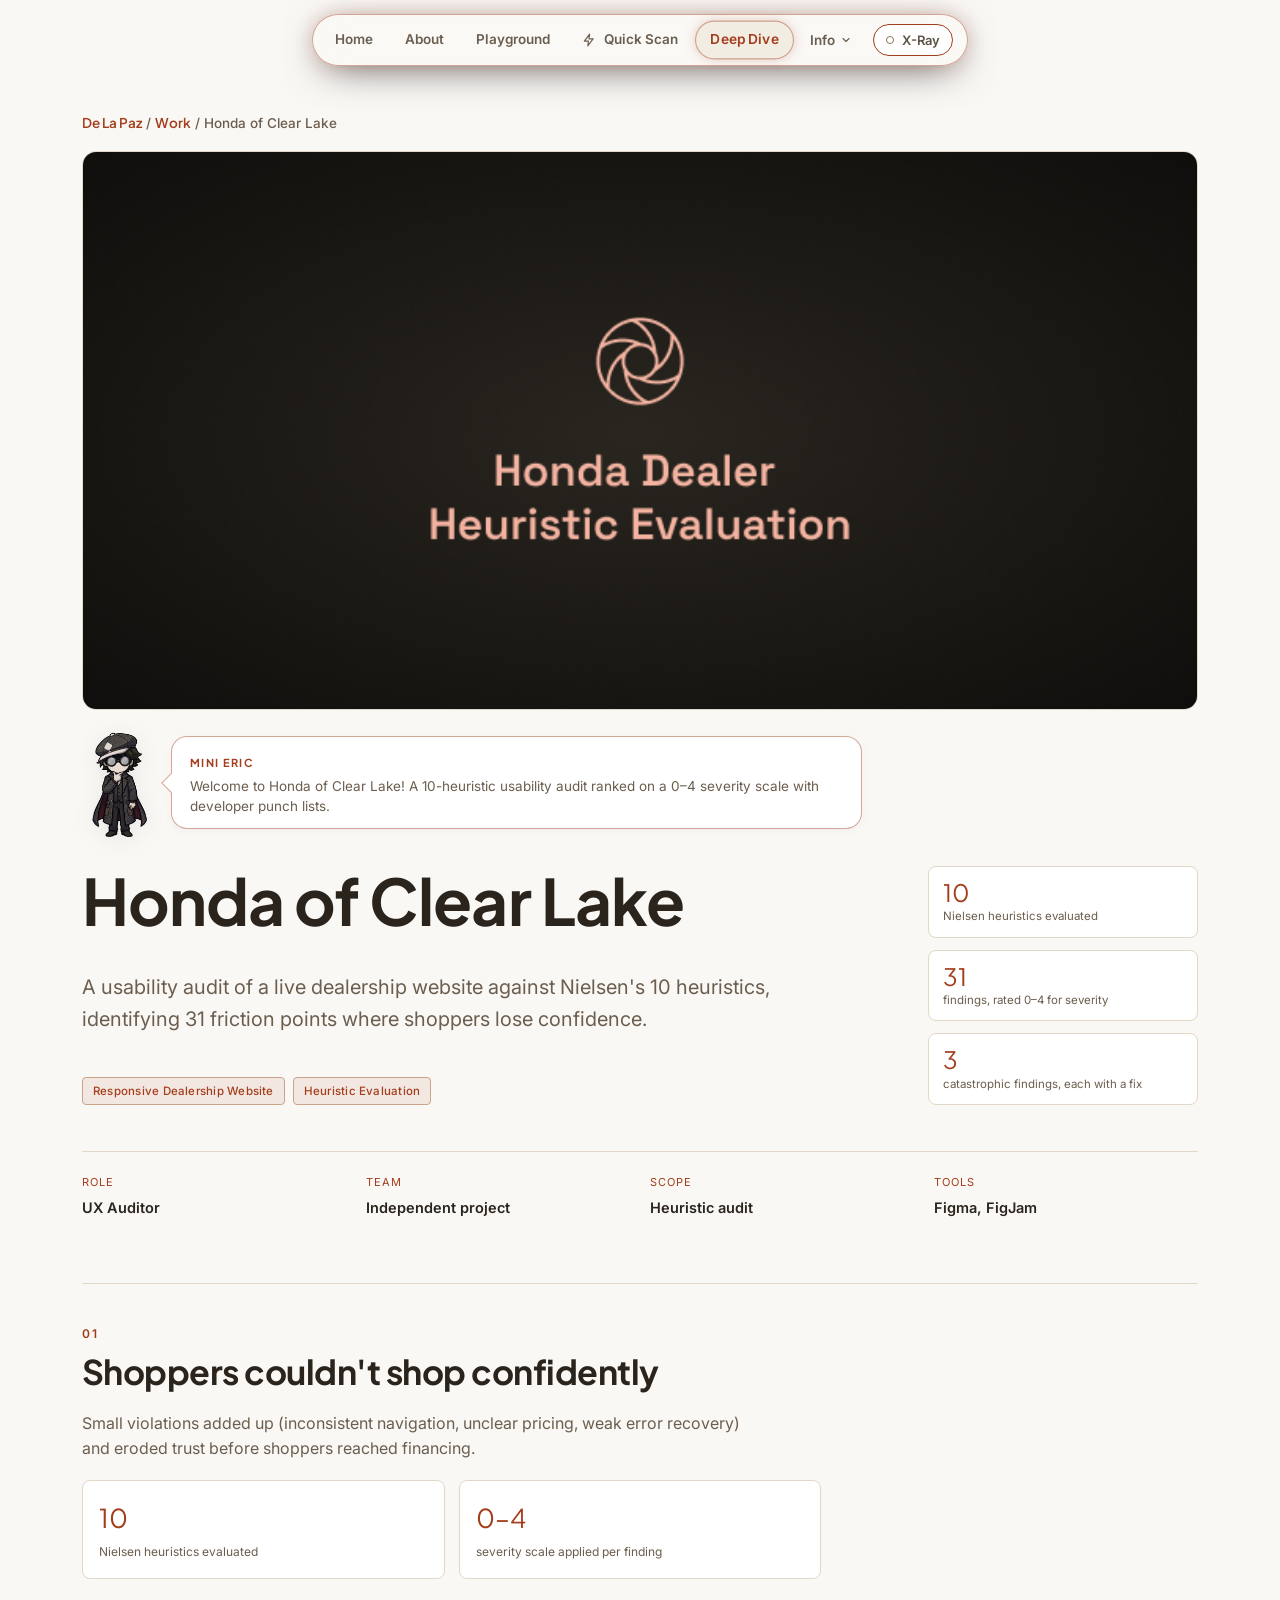
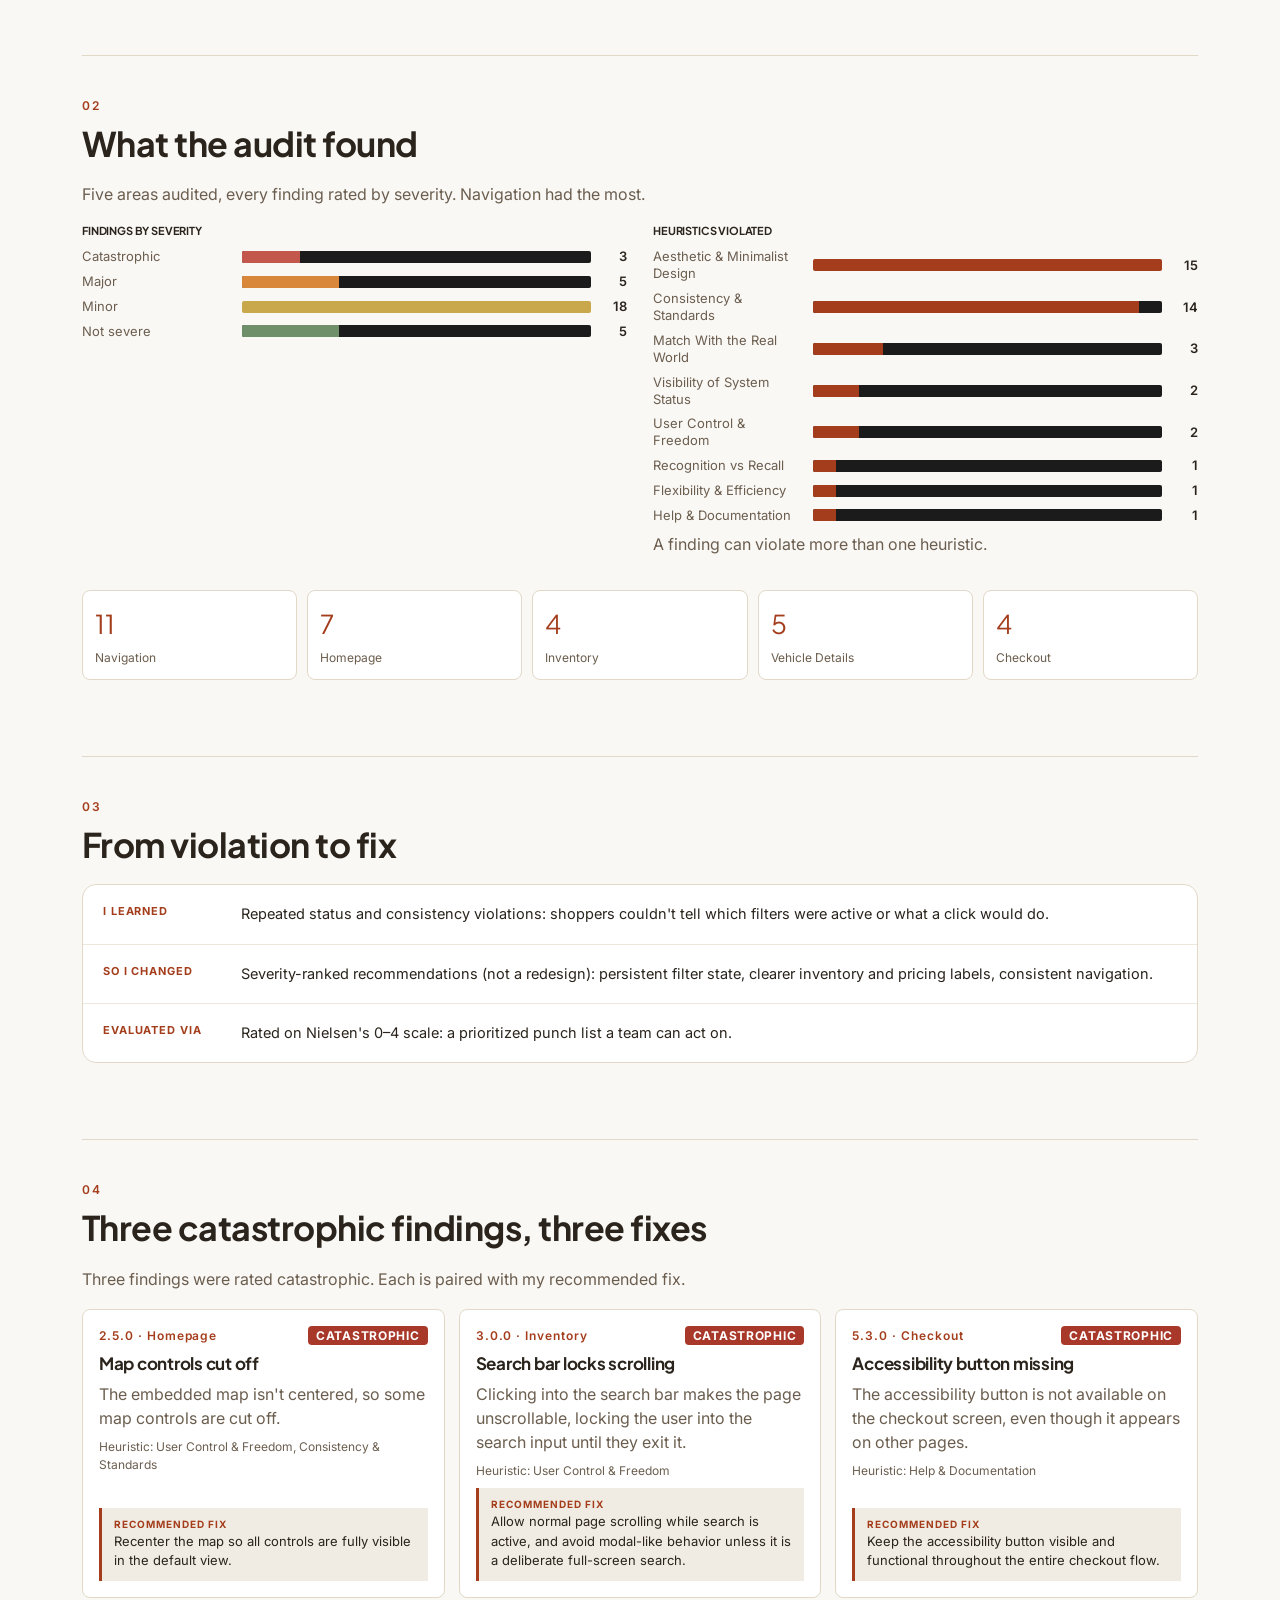
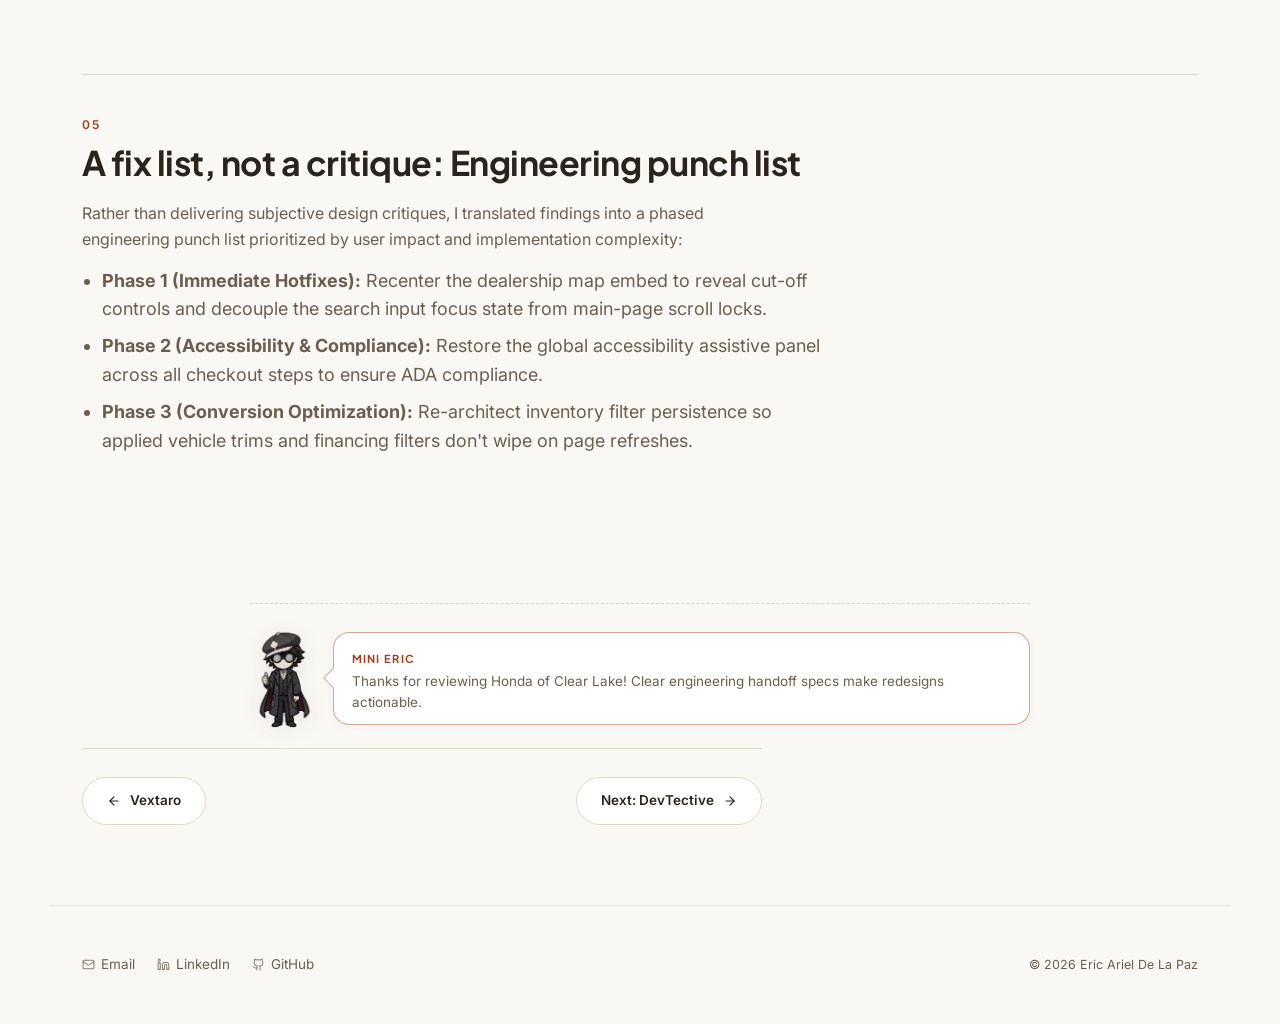
<file: case-studies/honda.html>
<!doctype html>
<html lang="en">
<head>
<meta charset="UTF-8">
<meta name="viewport" content="width=device-width, initial-scale=1">
<title>Honda of Clear Lake — Dealership Website Usability Audit · Eric Ariel De La Paz</title>
<meta name="description" content="Heuristic evaluation of the Honda of Clear Lake dealership website using Nielsen's 10 heuristics, with severity-ranked findings and specific fixes.">
<link rel="canonical" href="https://ericarieldelapaz.tech/case-studies/honda.html">
<meta property="og:type" content="article">
<meta property="og:title" content="Honda of Clear Lake — Heuristic Evaluation · Eric Ariel De La Paz">
<meta property="og:description" content="Heuristic evaluation of the Honda of Clear Lake dealership website using Nielsen's 10 heuristics, with severity-ranked findings and specific fixes.">
<meta property="og:url" content="https://ericarieldelapaz.tech/case-studies/honda.html">
<meta property="og:image" content="https://ericarieldelapaz.tech/assets/images/og-image.png">
<meta name="twitter:card" content="summary_large_image">
<meta name="author" content="Eric Ariel De La Paz">
<link rel="icon" type="image/png" href="../assets/images/profile.png">
<link rel="stylesheet" href="../assets/css/style.css">
<link rel="stylesheet" href="../assets/css/scroll.css?v=2.3">
<link rel="stylesheet" href="../assets/css/cursor.css?v=1.0">
<link rel="stylesheet" href="../assets/css/scan-mode.css?v=1.0">
<link rel="stylesheet" href="../assets/css/xray.css?v=1.0">
<link rel="stylesheet" href="../assets/css/lightbox.css?v=1.0">
<script src="../assets/js/scan-mode.js?v=1.0"></script>
<style>:root{ --accent:var(--honda); }</style>
  <link rel="preconnect" href="https://fonts.googleapis.com">
  <link rel="preconnect" href="https://fonts.gstatic.com" crossorigin>
  <link href="https://fonts.googleapis.com/css2?family=Inter:wght@400;500;600;700&family=Plus+Jakarta+Sans:wght@500;600;700;800&family=Space+Mono:wght@400;700&display=swap" rel="stylesheet">
  <script type="text/javascript">
    (function(c,l,a,r,i,t,y){
        c[a]=c[a]||function(){(c[a].q=c[a].q||[]).push(arguments)};
        t=l.createElement(r);t.async=1;t.src="https://www.clarity.ms/tag/"+i;
        y=l.getElementsByTagName(r)[0];y.parentNode.insertBefore(t,y);
    })(window, document, "clarity", "script", "zfal3nttme");
  </script>
</head>
<body class="sx-page sx-case is-light" data-case-study="Honda of Clear Lake" data-accent="honda">


  
  <header class="sx-nav-wrap">
  <a class="sx-skip" href="#main">Skip to content</a>
    <nav class="sx-nav" aria-label="Main navigation">
<a href="../index.html" class="sx-nav-link">Home</a>
      <a href="../about.html" class="sx-nav-link">About</a>
      <a href="../playground.html" class="sx-nav-link">Playground</a>
      <button type="button" class="sx-nav-info-btn" id="infoBtn" aria-expanded="false" aria-controls="infoPopover" title="Open Quick Contact & Info">
        <span>Info</span>
        <svg class="sx-chevron" width="12" height="12" viewBox="0 0 24 24" fill="none" stroke="currentColor" stroke-width="2.2" stroke-linecap="round" stroke-linejoin="round" aria-hidden="true"><polyline points="6 9 12 15 18 9"/></svg>
      </button>
    </nav>

    <!-- Floating Info Dropdown Drawer -->
    <div class="sx-info-popover" id="infoPopover" role="dialog" aria-modal="false" aria-label="Quick contact & information" hidden>
      <div class="info-card">
        <div class="info-header">
          <div class="info-avatar-row">
            <img src="../assets/images/profile.png" alt="Eric Ariel De La Paz" class="info-avatar">
            <div>
              <strong class="info-name">Eric Ariel De La Paz</strong>
              <span class="info-role">Product Designer</span>
            </div>
          </div>
        </div>
        <p class="info-bio">Building tokenized Figma systems, interaction prototypes, and engineering-ready workflows. Texas-based, open to remote and relocation.</p>
        <div class="info-actions">
          <button type="button" class="info-btn info-btn-copy" id="copyEmailBtn" data-email="ericforall247@gmail.com" title="Click to copy email">
            <svg width="15" height="15" viewBox="0 0 24 24" fill="none" stroke="currentColor" stroke-width="1.85" stroke-linecap="round" stroke-linejoin="round" aria-hidden="true"><rect width="20" height="16" x="2" y="4" rx="2"/><path d="m22 7-8.97 5.7a1.94 1.94 0 0 1-2.06 0L2 7"/></svg>
            <span class="btn-label">Copy Email</span>
            <span class="copy-toast" id="copyToast" aria-live="polite">Copied!</span>
          </button>
          <a href="https://www.linkedin.com/in/eric-ariel-de-la-paz/" target="_blank" rel="noopener" class="info-btn">
            <svg width="15" height="15" viewBox="0 0 24 24" fill="none" stroke="currentColor" stroke-width="1.85" stroke-linecap="round" stroke-linejoin="round" aria-hidden="true"><path d="M16 8a6 6 0 0 1 6 6v7h-4v-7a2 2 0 0 0-2-2 2 2 0 0 0-2 2v7h-4v-7a6 6 0 0 1 6-6z"/><rect width="4" height="12" x="2" y="9"/><circle cx="4" cy="4" r="2"/></svg>
            <span>LinkedIn</span>
          </a>
          <a href="https://github.com/EricArielDeLaPaz" target="_blank" rel="noopener" class="info-btn">
            <svg width="15" height="15" viewBox="0 0 24 24" fill="none" stroke="currentColor" stroke-width="1.85" stroke-linecap="round" stroke-linejoin="round" aria-hidden="true"><path d="M15 22v-4a4.8 4.8 0 0 0-1-3.5c3 0 6-2 6-5.5.08-1.25-.27-2.48-1-3.5.28-1.15.28-2.35 0-3.5 0 0-1 0-3 1.5-2.64-.5-5.36-.5-8 0C6 2 5 2 5 2c-.3 1.15-.3 2.35 0 3.5A5.403 5.403 0 0 0 4 9c0 3.5 3 5.5 6 5.5-.39.49-.68 1.05-.85 1.65-.17.6-.22 1.23-.15 1.85v4"/><path d="M9 18c-4.51 2-5-2-7-2"/></svg>
            <span>GitHub</span>
          </a>
          <a href="../assets/Eric_De_La_Paz_Resume.pdf" target="_blank" rel="noopener" class="info-btn info-btn-primary">
            <svg width="15" height="15" viewBox="0 0 24 24" fill="none" stroke="currentColor" stroke-width="1.85" stroke-linecap="round" stroke-linejoin="round" aria-hidden="true"><path d="M14.5 2H6a2 2 0 0 0-2 2v16a2 2 0 0 0 2 2h12a2 2 0 0 0 2-2V7.5L14.5 2z"/><polyline points="14 2 14 8 20 8"/><line x1="16" x2="8" y1="13" y2="13"/><line x1="16" x2="8" y1="17" y2="17"/><line x1="10" x2="8" y1="9" y2="9"/></svg>
            <span>Resume</span>
          </a>
        </div>
      </div>
    </div>
  </header>
<main class="sx-main" id="main">
  <div class="container">

    <nav class="breadcrumb breadcrumb-top" aria-label="Breadcrumb"><a href="../index.html">De La Paz</a> / <a href="../index.html#work">Work</a> / Honda of Clear Lake</nav>
    <figure class="sx-cover sx-cover-top"><img src="../assets/images/honda.png" alt="Honda project artwork" width="1200" height="600"></figure>
    <aside class="mini-eric-banner is-header" aria-label="Mini Eric greeting">
      <div class="mini-eric-char" title="Click Mini Eric!">
        <img src="../assets/images/mini-eric-thinking.png" class="mini-eric-img" alt="Mini Eric chibi avatar" width="80" height="120" />
      </div>
      <div class="mini-eric-bubble">
        <div class="mini-eric-name">Mini Eric </div>
        <p class="mini-eric-text">Welcome to Honda of Clear Lake! A 10-heuristic usability audit ranked on a 0–4 severity scale with developer punch lists.</p>
      </div>
    </aside>
</div>
<section class="cs-hero container">
    <h1>Honda of Clear Lake</h1>
    <p class="tagline">A usability audit of a live dealership website against Nielsen's 10 heuristics, identifying 31 friction points where shoppers lose confidence.</p>
    <div class="impact-grid cs-glance"><div class="impact-stat"><div class="n">10</div><div class="l">Nielsen heuristics evaluated</div></div><div class="impact-stat"><div class="n">31</div><div class="l">findings, rated 0–4 for severity</div></div><div class="impact-stat"><div class="n">3</div><div class="l">catastrophic findings, each with a fix</div></div></div>
    <div class="cs-badge-row">
      <span>Responsive Dealership Website</span>
      <span>Heuristic Evaluation</span>
    </div>
    <dl class="cs-meta">
      <div><dt>Role</dt><dd>UX Auditor</dd></div>
      <div><dt>Team</dt><dd>Independent project</dd></div>
      <div><dt>Scope</dt><dd>Heuristic audit</dd></div>
      <div><dt>Tools</dt><dd>Figma, FigJam</dd></div>
    </dl>
  </section>

  <section class="cs-body container">
    <div class="cs-section">
      <h2>Shoppers couldn't shop confidently</h2>
      <p>Small violations added up (inconsistent navigation, unclear pricing, weak error recovery) and eroded trust before shoppers reached financing.</p>
      <div class="impact-grid">
        <div class="impact-stat"><div class="n">10</div><div class="l">Nielsen heuristics evaluated</div></div>
        <div class="impact-stat"><div class="n">0–4</div><div class="l">severity scale applied per finding</div></div>
      </div>
    </div>

    <div class="cs-section">
      <h2>What the audit found</h2>
      <p class="hc-lede">Five areas audited, every finding rated by severity. Navigation had the most.</p>
      <div class="hc-grid">
        <div class="hc-chart">
          <h3>Findings by severity</h3>
          <div class="hc-row"><span>Catastrophic</span><div class="hc-bar"><i class="cat" style="width:16.7%"></i></div><b>3</b></div>
          <div class="hc-row"><span>Major</span><div class="hc-bar"><i class="maj" style="width:27.8%"></i></div><b>5</b></div>
          <div class="hc-row"><span>Minor</span><div class="hc-bar"><i class="min" style="width:100.0%"></i></div><b>18</b></div>
          <div class="hc-row"><span>Not severe</span><div class="hc-bar"><i class="not" style="width:27.8%"></i></div><b>5</b></div>
        </div>
        <div class="hc-chart">
          <h3>Heuristics violated</h3>
          <div class="hc-row"><span>Aesthetic &amp; Minimalist Design</span><div class="hc-bar"><i class="" style="width:100.0%"></i></div><b>15</b></div>
          <div class="hc-row"><span>Consistency &amp; Standards</span><div class="hc-bar"><i class="" style="width:93.3%"></i></div><b>14</b></div>
          <div class="hc-row"><span>Match With the Real World</span><div class="hc-bar"><i class="" style="width:20.0%"></i></div><b>3</b></div>
          <div class="hc-row"><span>Visibility of System Status</span><div class="hc-bar"><i class="" style="width:13.3%"></i></div><b>2</b></div>
          <div class="hc-row"><span>User Control &amp; Freedom</span><div class="hc-bar"><i class="" style="width:13.3%"></i></div><b>2</b></div>
          <div class="hc-row"><span>Recognition vs Recall</span><div class="hc-bar"><i class="" style="width:6.7%"></i></div><b>1</b></div>
          <div class="hc-row"><span>Flexibility &amp; Efficiency</span><div class="hc-bar"><i class="" style="width:6.7%"></i></div><b>1</b></div>
          <div class="hc-row"><span>Help &amp; Documentation</span><div class="hc-bar"><i class="" style="width:6.7%"></i></div><b>1</b></div>
          <p class="hc-note">A finding can violate more than one heuristic.</p>
        </div>
      </div>
      <div class="hc-areas">
        <div class="impact-stat"><div class="n">11</div><div class="l">Navigation</div></div>
        <div class="impact-stat"><div class="n">7</div><div class="l">Homepage</div></div>
        <div class="impact-stat"><div class="n">4</div><div class="l">Inventory</div></div>
        <div class="impact-stat"><div class="n">5</div><div class="l">Vehicle Details</div></div>
        <div class="impact-stat"><div class="n">4</div><div class="l">Checkout</div></div>
      </div>
    </div>

    <div class="cs-section">
      <h2>From violation to fix</h2>
      <div class="reasoning-chain">
        <div class="chain-step">
          <span class="k">I learned</span>
          <span class="v">Repeated status and consistency violations: shoppers couldn't tell which filters were active or what a click would do.</span>
        </div>
        <div class="chain-step">
          <span class="k">So I changed</span>
          <span class="v">Severity-ranked recommendations (not a redesign): persistent filter state, clearer inventory and pricing labels, consistent navigation.</span>
        </div>
        <div class="chain-step">
          <span class="k">Evaluated via</span>
          <span class="v">Rated on Nielsen's 0–4 scale: a prioritized punch list a team can act on.</span>
        </div>
      </div>
    </div>

    <div class="cs-section">
      <h2>Three catastrophic findings, three fixes</h2>
      <p class="hc-lede">Three findings were rated catastrophic. Each is paired with my recommended fix.</p>
      <div class="hf-grid">
        <article class="hf-card">
          <div class="hf-top"><span class="hf-id">2.5.0 · Homepage</span><span class="hf-badge">Catastrophic</span></div>
          <h3>Map controls cut off</h3>
          <p>The embedded map isn't centered, so some map controls are cut off.</p>
          <p class="hf-heur">Heuristic: User Control &amp; Freedom, Consistency &amp; Standards</p>
          <div class="hf-fix"><span>Recommended fix</span>Recenter the map so all controls are fully visible in the default view.</div>
        </article>
        <article class="hf-card">
          <div class="hf-top"><span class="hf-id">3.0.0 · Inventory</span><span class="hf-badge">Catastrophic</span></div>
          <h3>Search bar locks scrolling</h3>
          <p>Clicking into the search bar makes the page unscrollable, locking the user into the search input until they exit it.</p>
          <p class="hf-heur">Heuristic: User Control &amp; Freedom</p>
          <div class="hf-fix"><span>Recommended fix</span>Allow normal page scrolling while search is active, and avoid modal-like behavior unless it is a deliberate full-screen search.</div>
        </article>
        <article class="hf-card">
          <div class="hf-top"><span class="hf-id">5.3.0 · Checkout</span><span class="hf-badge">Catastrophic</span></div>
          <h3>Accessibility button missing</h3>
          <p>The accessibility button is not available on the checkout screen, even though it appears on other pages.</p>
          <p class="hf-heur">Heuristic: Help &amp; Documentation</p>
          <div class="hf-fix"><span>Recommended fix</span>Keep the accessibility button visible and functional throughout the entire checkout flow.</div>
        </article>
      </div>
    </div>

    <div class="cs-section">
      <h2>A fix list, not a critique: Engineering punch list</h2>
      <p>Rather than delivering subjective design critiques, I translated findings into a phased engineering punch list prioritized by user impact and implementation complexity:</p>
      <ul>
        <li><strong>Phase 1 (Immediate Hotfixes):</strong> Recenter the dealership map embed to reveal cut-off controls and decouple the search input focus state from main-page scroll locks.</li>
        <li><strong>Phase 2 (Accessibility &amp; Compliance):</strong> Restore the global accessibility assistive panel across all checkout steps to ensure ADA compliance.</li>
        <li><strong>Phase 3 (Conversion Optimization):</strong> Re-architect inventory filter persistence so applied vehicle trims and financing filters don't wipe on page refreshes.</li>
      </ul>
    </div>
  </section>

  <div class="container">

    
    
    <aside class="mini-eric-banner is-footer" aria-label="Mini Eric closing note">
      <div class="mini-eric-char" title="Click Mini Eric!">
        <img src="../assets/images/mini-eric-thumbsup.png" class="mini-eric-img" alt="Mini Eric chibi avatar" width="80" height="120" />
      </div>
      <div class="mini-eric-bubble">
        <div class="mini-eric-name">Mini Eric </div>
        <p class="mini-eric-text">Thanks for reviewing Honda of Clear Lake! Clear engineering handoff specs make redesigns actionable.</p>
      </div>
    </aside>
    <div class="cs-nav-footer">
      <a href="vextaro.html"><svg class="sx-btn-icon" width="14" height="14" viewBox="0 0 24 24" fill="none" stroke="currentColor" stroke-width="2" stroke-linecap="round" stroke-linejoin="round" aria-hidden="true"><line x1="19" y1="12" x2="5" y2="12"/><polyline points="12 19 5 12 12 5"/></svg><span>Vextaro</span></a>
      <a href="devtective.html"><span>Next: DevTective</span><svg class="sx-btn-icon" width="14" height="14" viewBox="0 0 24 24" fill="none" stroke="currentColor" stroke-width="2" stroke-linecap="round" stroke-linejoin="round" aria-hidden="true"><line x1="5" y1="12" x2="19" y2="12"/><polyline points="12 5 19 12 12 19"/></svg></a>
    </div>
  </div>

</main>

<footer class="container" style="margin-top:40px;">
  <div class="foot-row">
    <div class="foot-links"><a href="mailto:ericforall247@gmail.com"><svg class="sx-footer-icon" width="13" height="13" viewBox="0 0 24 24" fill="none" stroke="currentColor" stroke-width="1.85" stroke-linecap="round" stroke-linejoin="round" aria-hidden="true"><rect width="20" height="16" x="2" y="4" rx="2"/><path d="m22 7-8.97 5.7a1.94 1.94 0 0 1-2.06 0L2 7"/></svg><span>Email</span></a><a href="https://www.linkedin.com/in/eric-ariel-de-la-paz/" target="_blank" rel="noopener"><svg class="sx-footer-icon" width="13" height="13" viewBox="0 0 24 24" fill="none" stroke="currentColor" stroke-width="1.85" stroke-linecap="round" stroke-linejoin="round" aria-hidden="true"><path d="M16 8a6 6 0 0 1 6 6v7h-4v-7a2 2 0 0 0-2-2 2 2 0 0 0-2 2v7h-4v-7a6 6 0 0 1 6-6z"/><rect width="4" height="12" x="2" y="9"/><circle cx="4" cy="4" r="2"/></svg><span>LinkedIn</span></a><a href="https://github.com/EricArielDeLaPaz" target="_blank" rel="noopener"><svg class="sx-footer-icon" width="13" height="13" viewBox="0 0 24 24" fill="none" stroke="currentColor" stroke-width="1.85" stroke-linecap="round" stroke-linejoin="round" aria-hidden="true"><path d="M15 22v-4a4.8 4.8 0 0 0-1-3.5c3 0 6-2 6-5.5.08-1.25-.27-2.48-1-3.5.28-1.15.28-2.35 0-3.5 0 0-1 0-3 1.5-2.64-.5-5.36-.5-8 0C6 2 5 2 5 2c-.3 1.15-.3 2.35 0 3.5A5.403 5.403 0 0 0 4 9c0 3.5 3 5.5 6 5.5-.39.49-.68 1.05-.85 1.65-.17.6-.22 1.23-.15 1.85v4"/><path d="M9 18c-4.51 2-5-2-7-2"/></svg><span>GitHub</span></a></div>
    <span class="copyright">© 2026 Eric Ariel De La Paz</span>
  </div>
</footer>
<script src="../assets/js/scroll.js"></script>
<script src="../assets/js/cursor.js?v=1.0" defer></script>
<script src="../assets/js/xray.js?v=1.0" defer></script>
<script src="../assets/js/lightbox.js?v=1.0" defer></script>
<script src="../assets/js/halloween.js"></script>
</body>
</html>
</file>
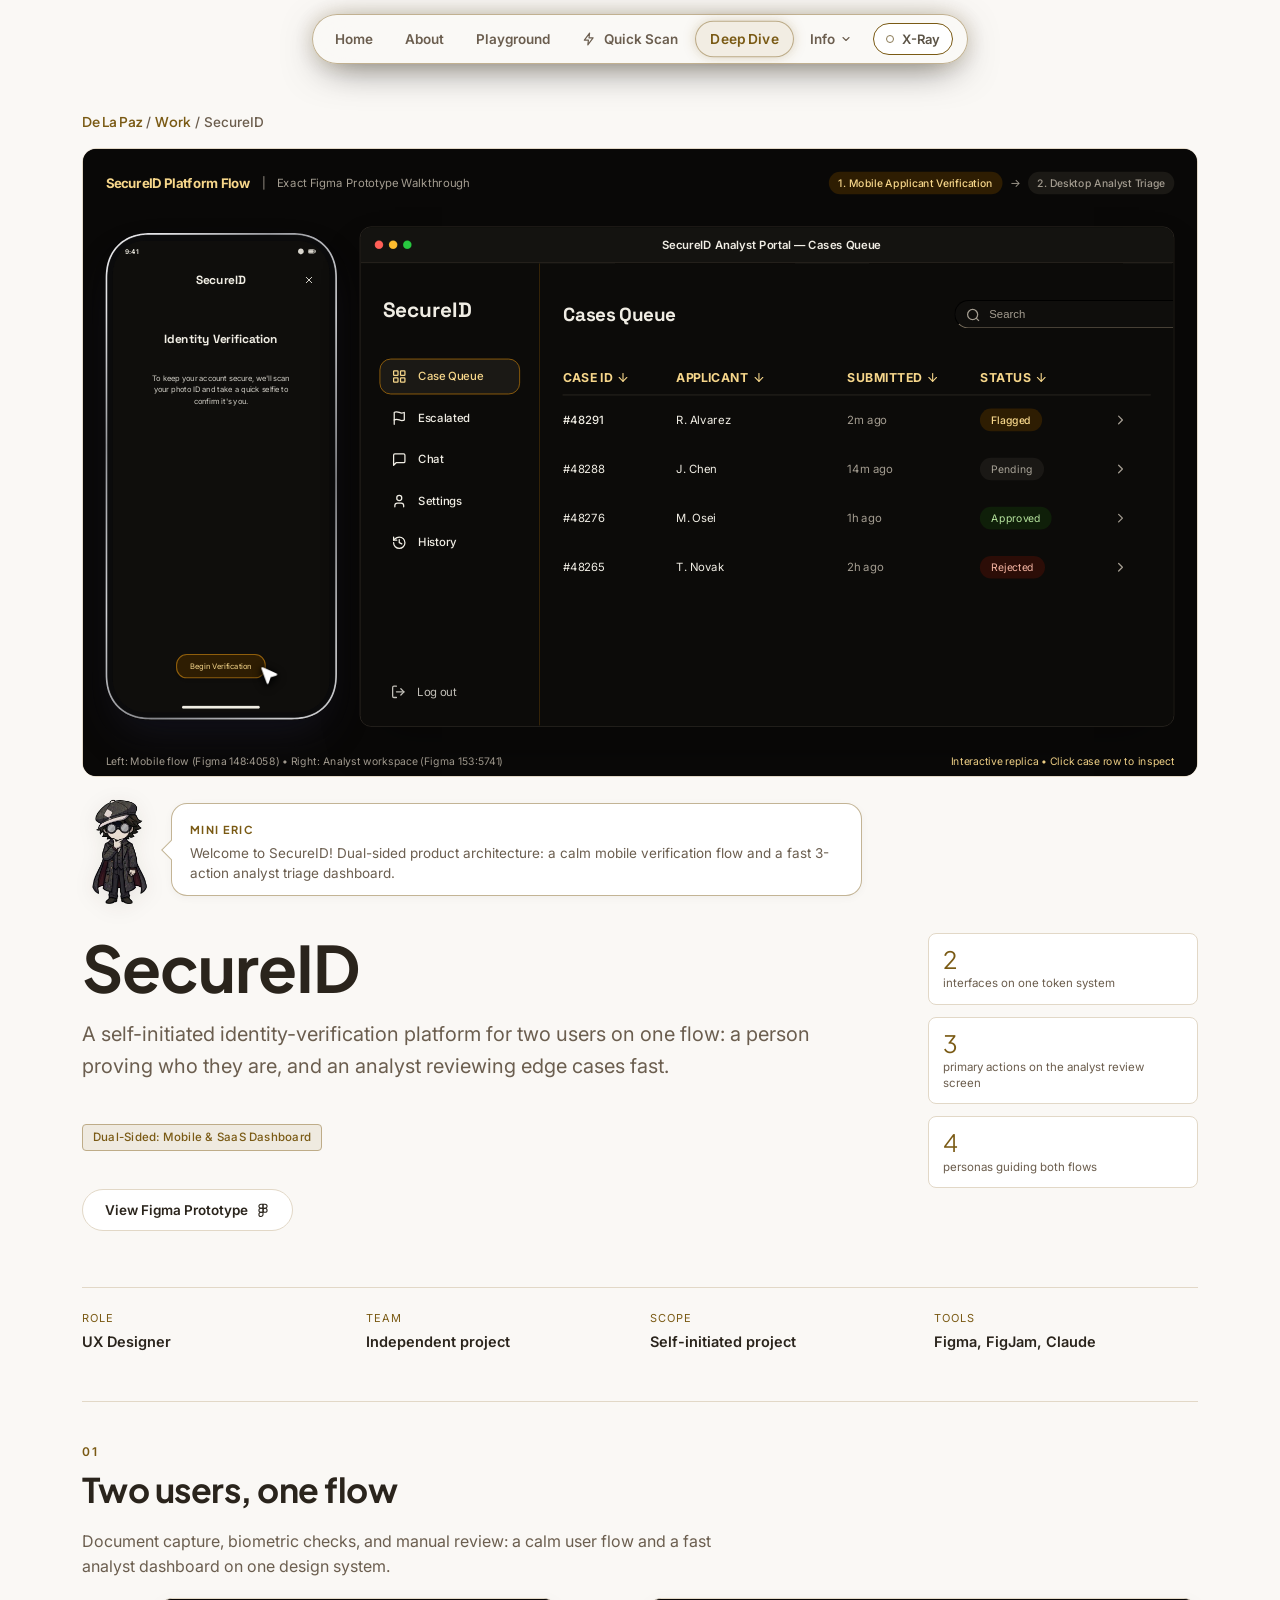
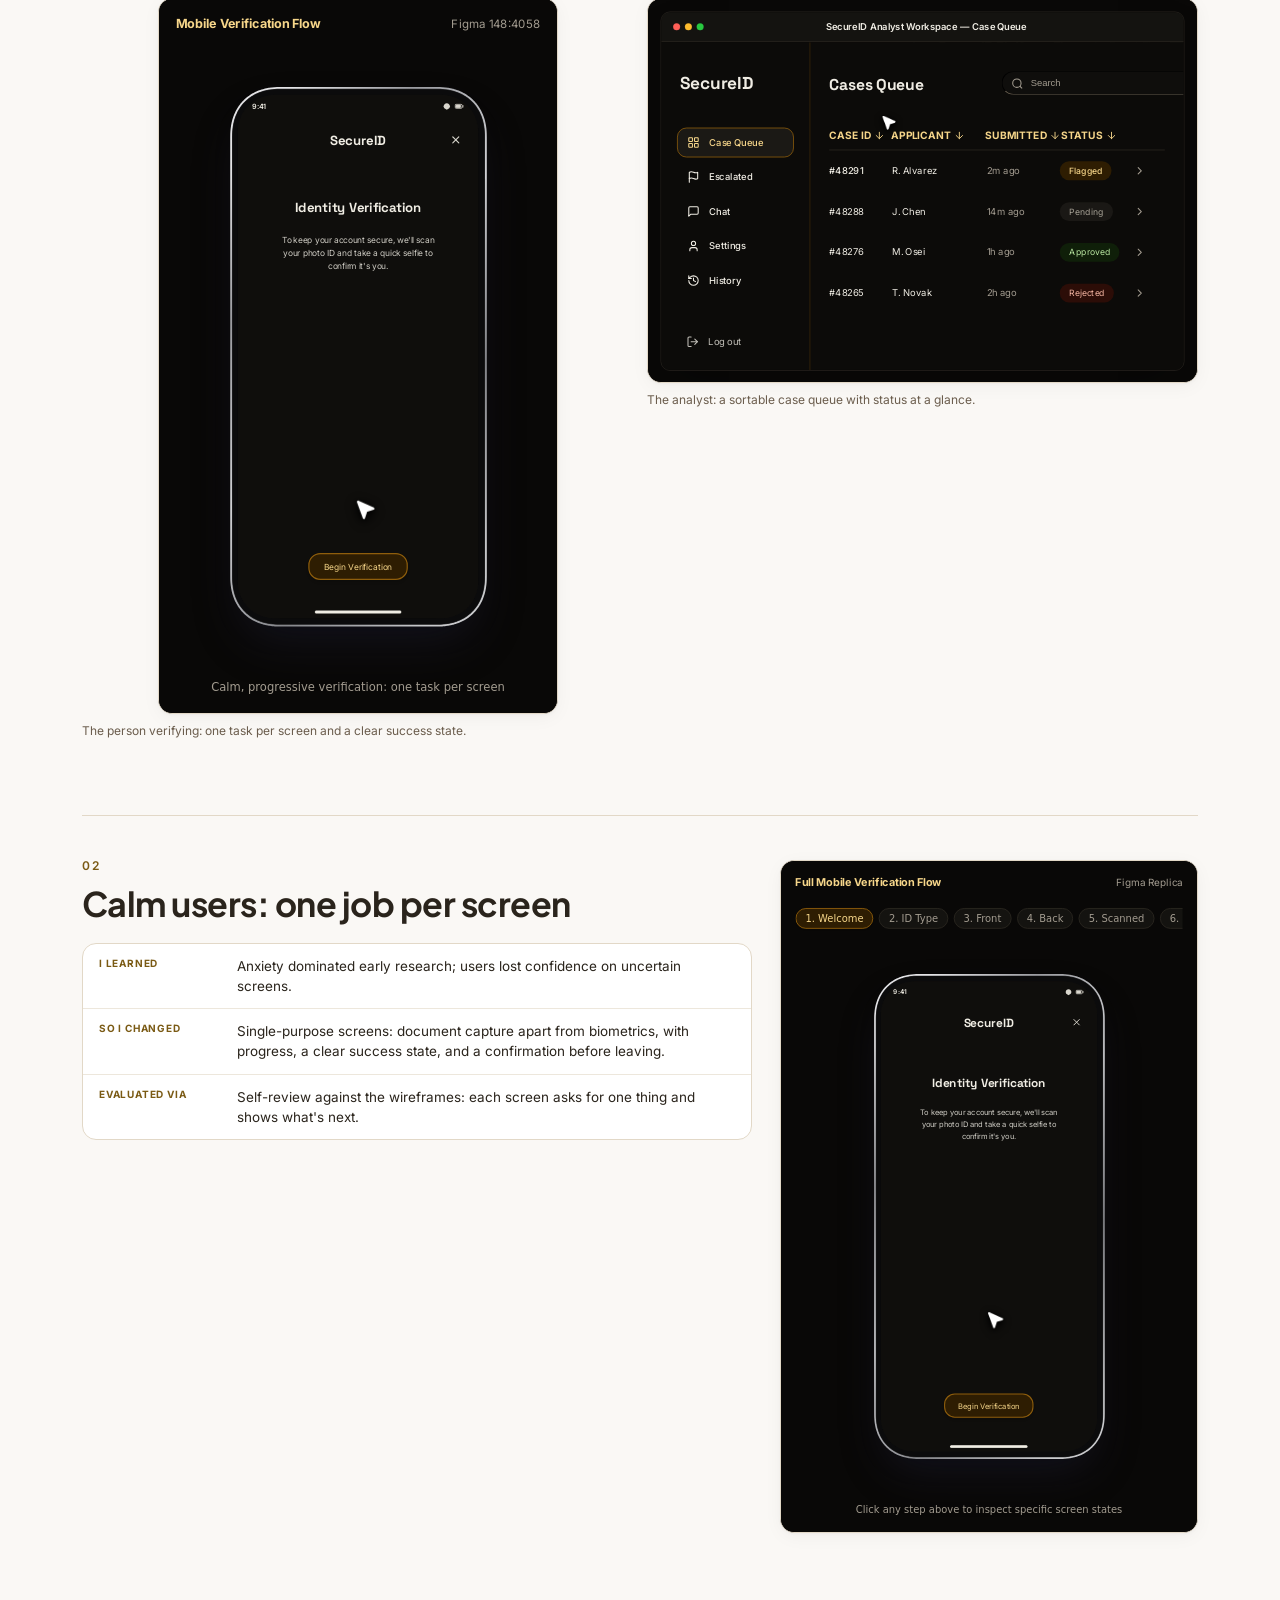
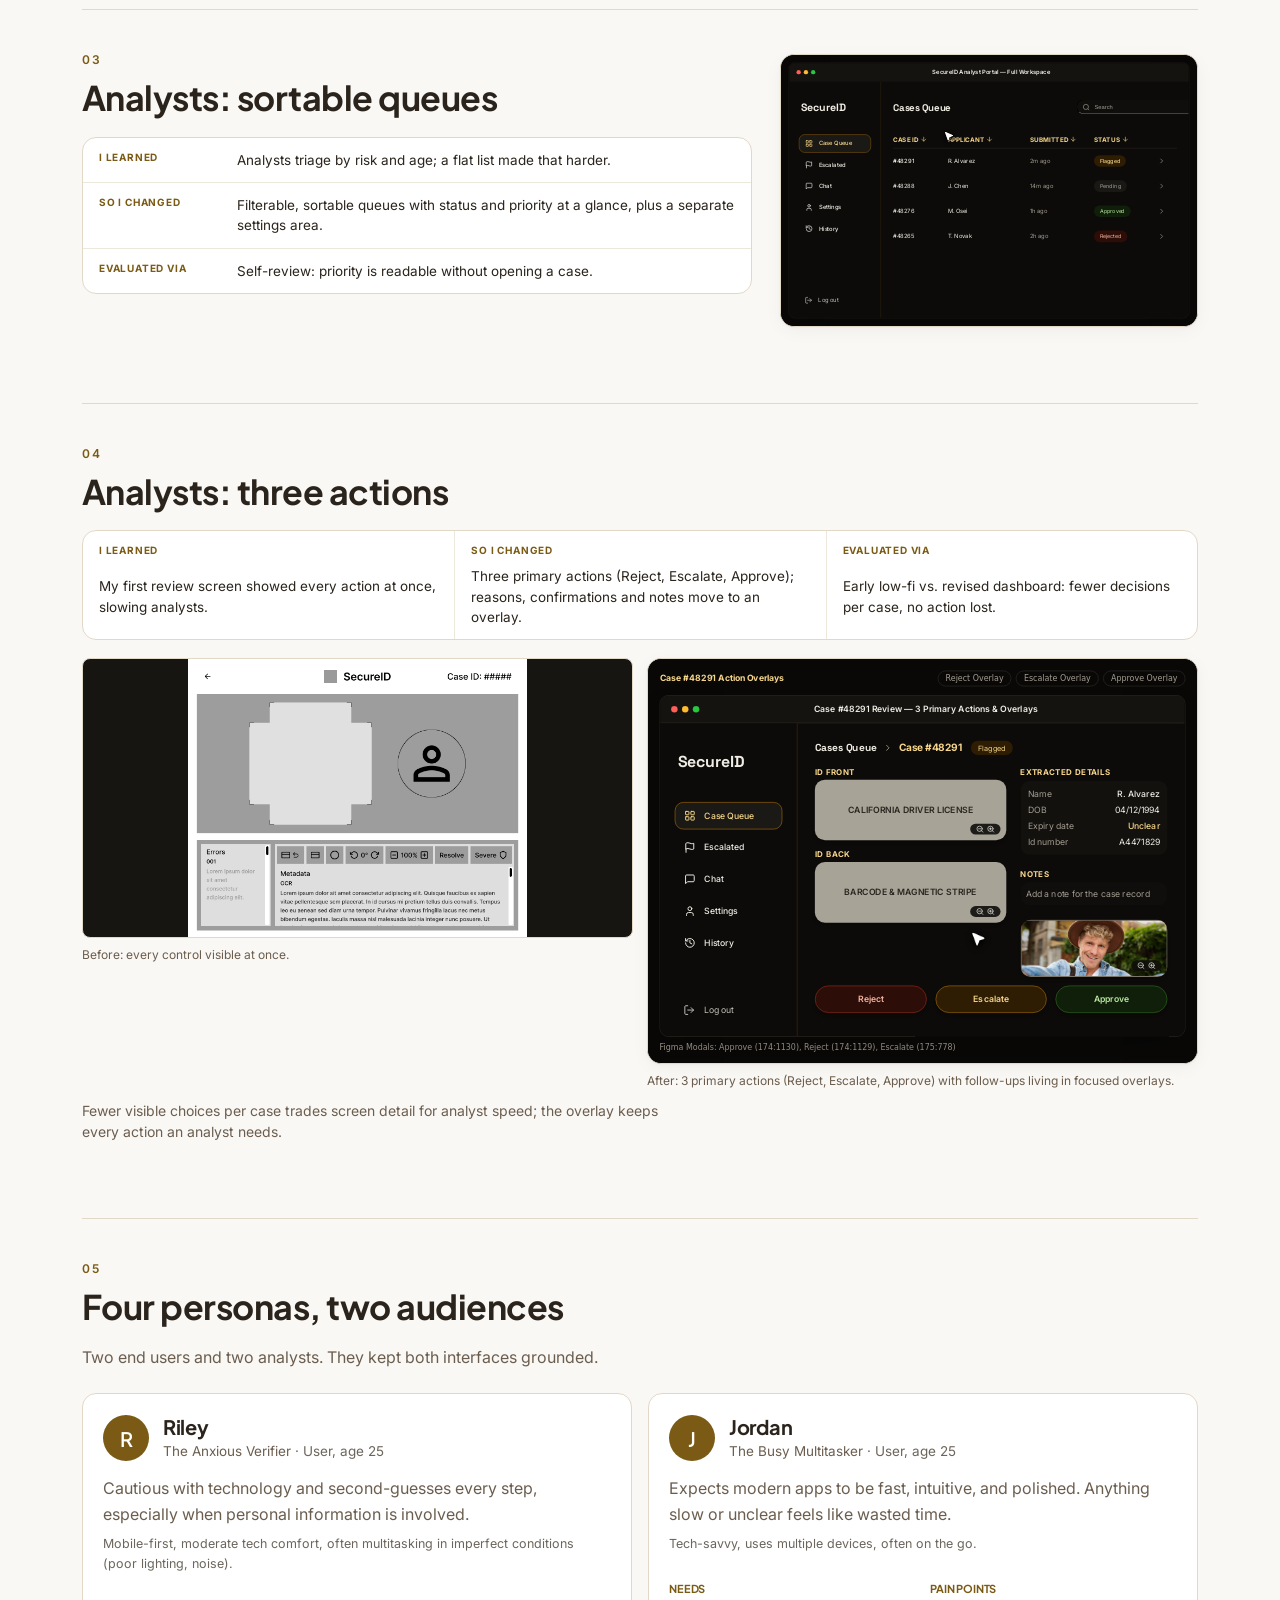
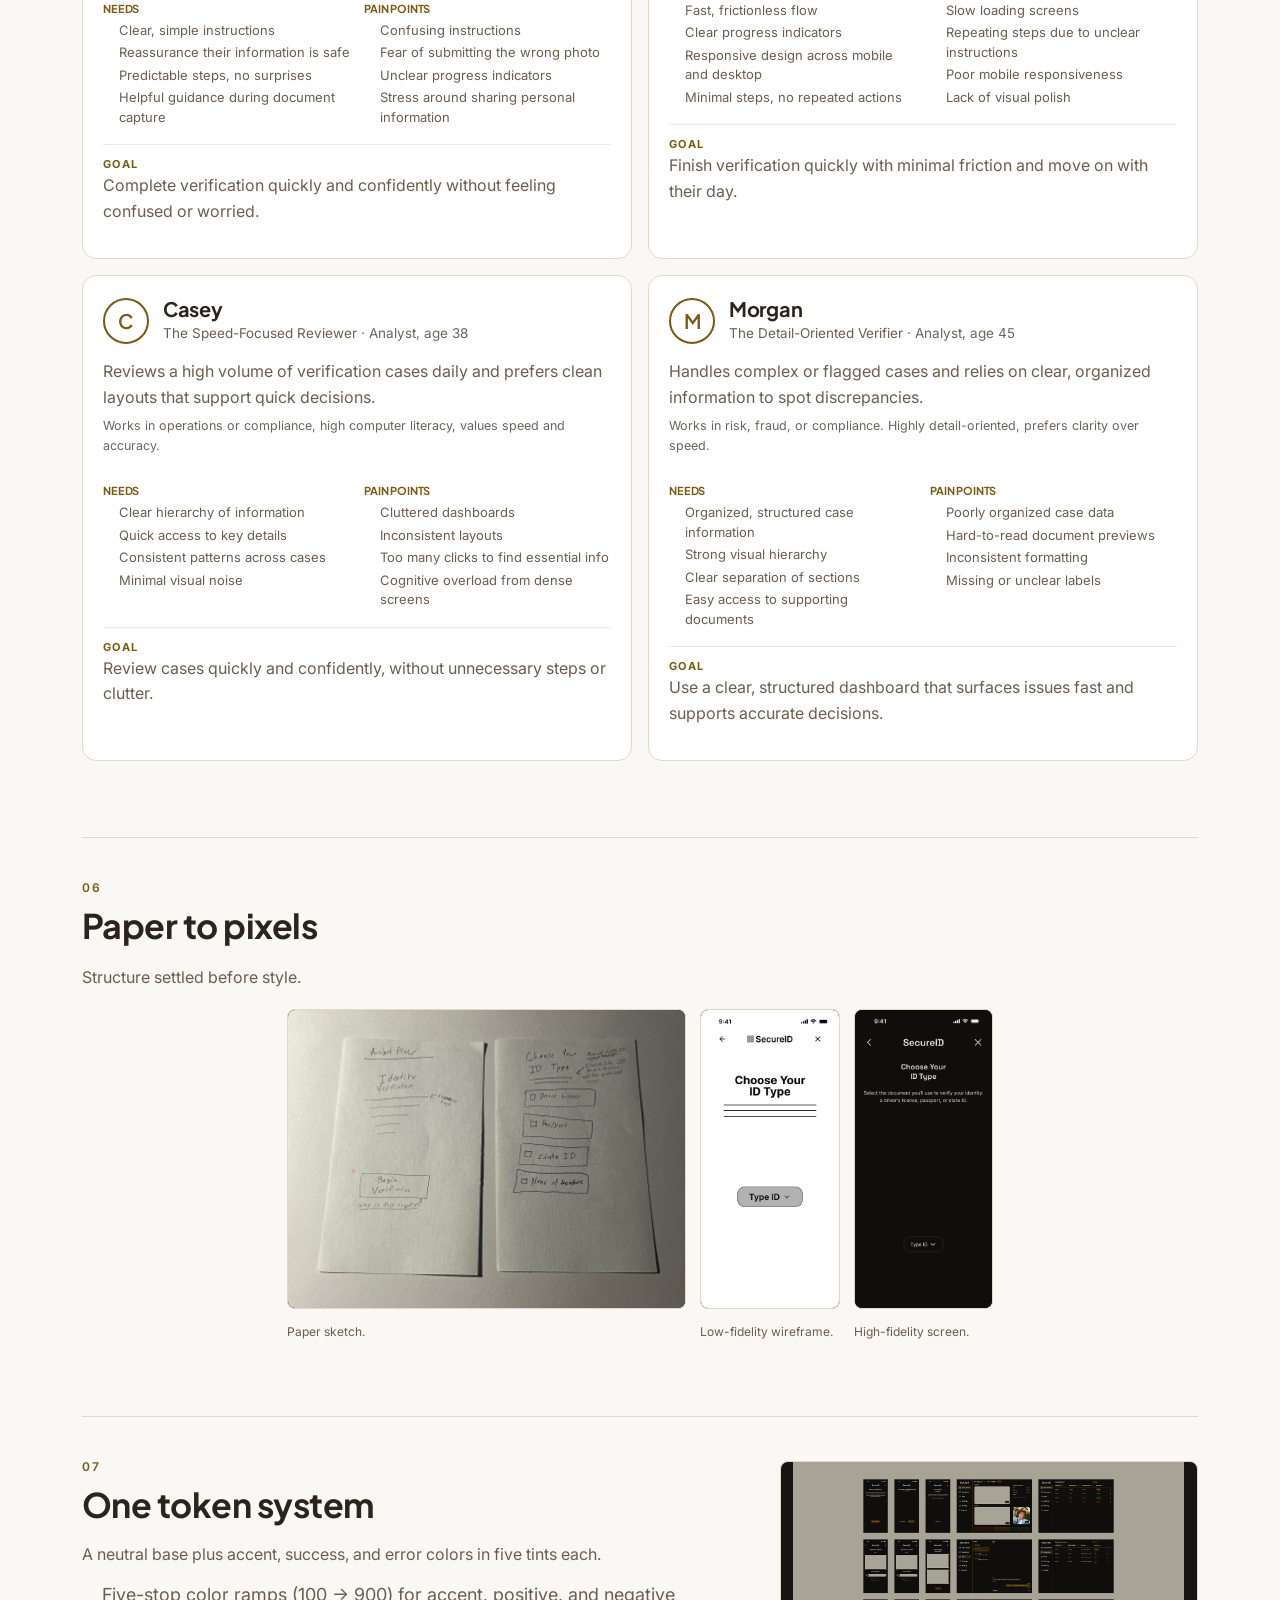
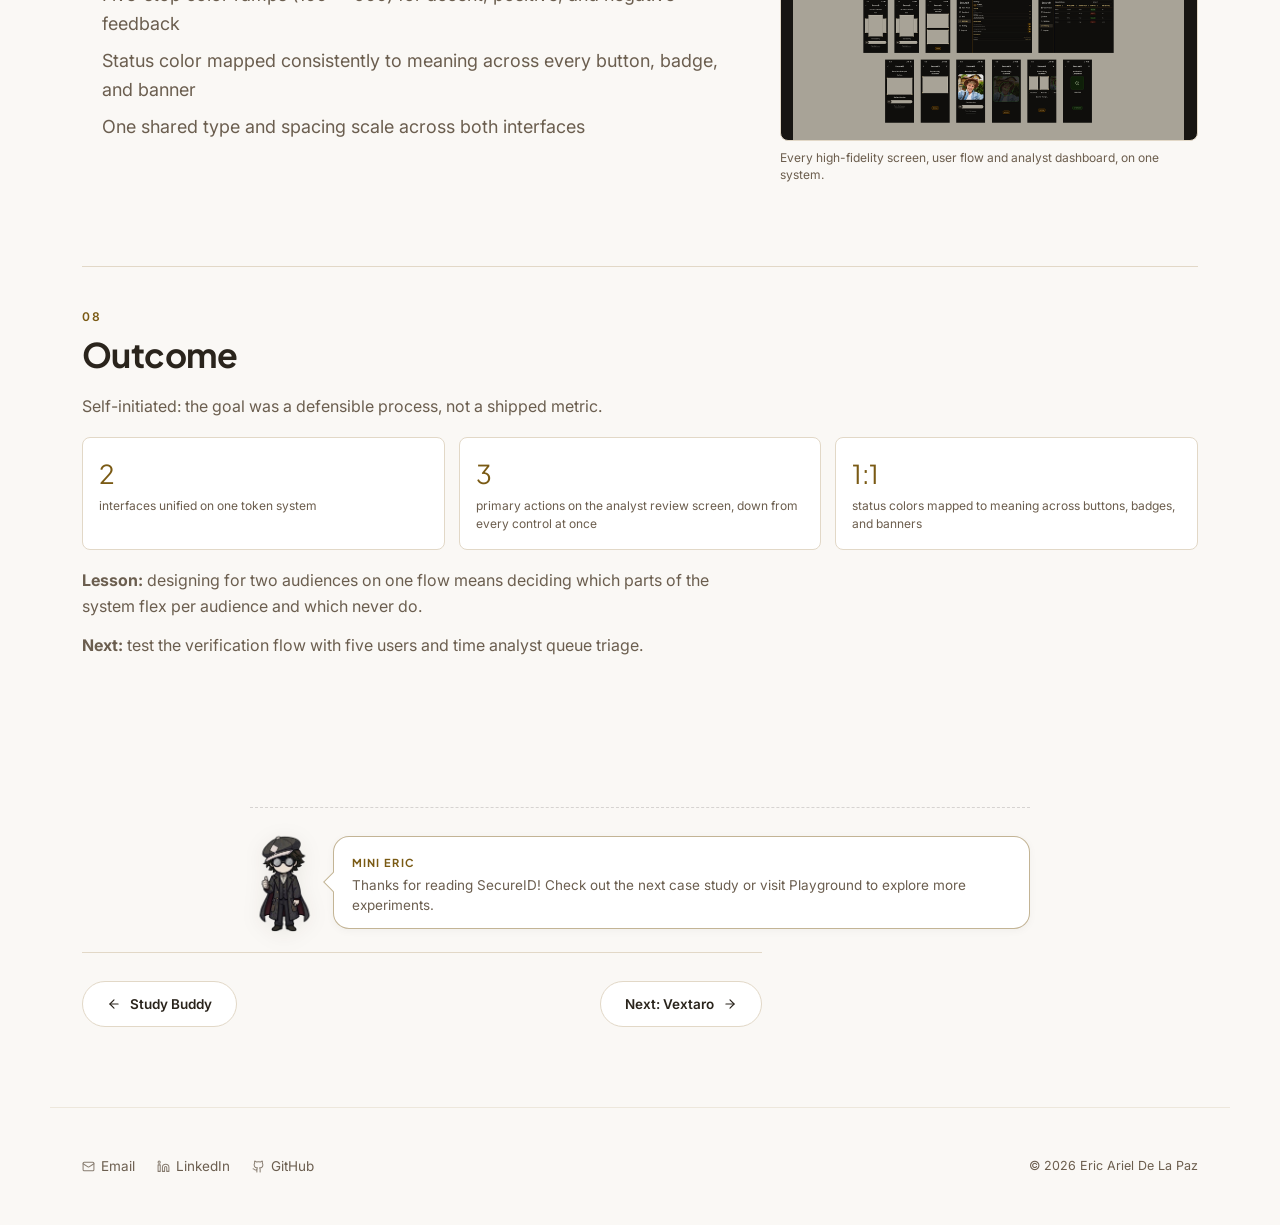
<file: case-studies/secureid.html>
<!doctype html>
<html lang="en">
<head>
<meta charset="UTF-8">
<meta name="viewport" content="width=device-width, initial-scale=1">
<title>SecureID — Identity Verification &amp; Analyst Review Platform · Eric Ariel De La Paz</title>
<meta name="description" content="SecureID case study: one identity-verification flow for end users and a separate analyst review dashboard, built on a single shared design token system.">
<link rel="canonical" href="https://ericarieldelapaz.tech/case-studies/secureid.html">
<link rel="icon" type="image/png" href="../assets/images/profile.png">
<link rel="stylesheet" href="../assets/css/style.css">
<link rel="stylesheet" href="../assets/css/scroll.css?v=2.3">
<link rel="stylesheet" href="../assets/css/cursor.css?v=1.0">
<link rel="stylesheet" href="../assets/css/scan-mode.css?v=1.0">
<link rel="stylesheet" href="../assets/css/xray.css?v=1.0">
<link rel="stylesheet" href="../assets/css/lightbox.css?v=1.0">
<script src="../assets/js/scan-mode.js?v=1.0"></script>
<link rel="stylesheet" href="../assets/css/secureid-stageshow.css?v=1.4">
<style>:root{ --accent:var(--secureid); }</style>
  <link rel="preconnect" href="https://fonts.googleapis.com">
  <link rel="preconnect" href="https://fonts.gstatic.com" crossorigin>
  <link href="https://fonts.googleapis.com/css2?family=Inter:wght@400;500;600;700&family=Plus+Jakarta+Sans:wght@500;600;700;800&family=Space+Mono:wght@400;700&display=swap" rel="stylesheet">
  <script type="text/javascript">
    (function(c,l,a,r,i,t,y){
        c[a]=c[a]||function(){(c[a].q=c[a].q||[]).push(arguments)};
        t=l.createElement(r);t.async=1;t.src="https://www.clarity.ms/tag/"+i;
        y=l.getElementsByTagName(r)[0];y.parentNode.insertBefore(t,y);
    })(window, document, "clarity", "script", "zfal3nttme");
  </script>
</head>
<body class="sx-page sx-case is-light" data-case-study="SecureID" data-accent="secureid">

<header class="sx-nav-wrap">
  <nav class="sx-nav" aria-label="Main navigation">
<a href="../index.html" class="sx-nav-link">Home</a>
    <a href="../about.html" class="sx-nav-link">About</a>
    <a href="../playground.html" class="sx-nav-link">Playground</a>
    <button type="button" class="sx-nav-info-btn" id="infoBtn" aria-expanded="false" aria-controls="infoPopover" title="Open Quick Contact &amp; Info">
      <span>Info</span>
      <svg class="sx-chevron" width="12" height="12" viewBox="0 0 24 24" fill="none" stroke="currentColor" stroke-width="2.2" stroke-linecap="round" stroke-linejoin="round" aria-hidden="true"><polyline points="6 9 12 15 18 9"/></svg>
    </button>
  </nav>

  <!-- Floating Info Dropdown Drawer -->
    <div class="sx-info-popover" id="infoPopover" role="dialog" aria-modal="false" aria-label="Quick contact & information" hidden>
      <div class="info-card">
        <div class="info-header">
          <div class="info-avatar-row">
            <img src="../assets/images/profile.png" alt="Eric Ariel De La Paz" class="info-avatar">
            <div>
              <strong class="info-name">Eric Ariel De La Paz</strong>
              <span class="info-role">Product Designer</span>
            </div>
          </div>
        </div>
        <p class="info-bio">Building tokenized Figma systems, interaction prototypes, and engineering-ready workflows. Texas-based, open to remote and relocation.</p>
        <div class="info-actions">
          <button type="button" class="info-btn info-btn-copy" id="copyEmailBtn" data-email="ericforall247@gmail.com" title="Click to copy email">
            <svg width="15" height="15" viewBox="0 0 24 24" fill="none" stroke="currentColor" stroke-width="1.85" stroke-linecap="round" stroke-linejoin="round" aria-hidden="true"><rect width="20" height="16" x="2" y="4" rx="2"/><path d="m22 7-8.97 5.7a1.94 1.94 0 0 1-2.06 0L2 7"/></svg>
            <span class="btn-label">Copy Email</span>
            <span class="copy-toast" id="copyToast" aria-live="polite">Copied!</span>
          </button>
          <a href="https://www.linkedin.com/in/eric-ariel-de-la-paz/" target="_blank" rel="noopener" class="info-btn">
            <svg width="15" height="15" viewBox="0 0 24 24" fill="none" stroke="currentColor" stroke-width="1.85" stroke-linecap="round" stroke-linejoin="round" aria-hidden="true"><path d="M16 8a6 6 0 0 1 6 6v7h-4v-7a2 2 0 0 0-2-2 2 2 0 0 0-2 2v7h-4v-7a6 6 0 0 1 6-6z"/><rect width="4" height="12" x="2" y="9"/><circle cx="4" cy="4" r="2"/></svg>
            <span>LinkedIn</span>
          </a>
          <a href="https://github.com/EricArielDeLaPaz" target="_blank" rel="noopener" class="info-btn">
            <svg width="15" height="15" viewBox="0 0 24 24" fill="none" stroke="currentColor" stroke-width="1.85" stroke-linecap="round" stroke-linejoin="round" aria-hidden="true"><path d="M15 22v-4a4.8 4.8 0 0 0-1-3.5c3 0 6-2 6-5.5.08-1.25-.27-2.48-1-3.5.28-1.15.28-2.35 0-3.5 0 0-1 0-3 1.5-2.64-.5-5.36-.5-8 0C6 2 5 2 5 2c-.3 1.15-.3 2.35 0 3.5A5.403 5.403 0 0 0 4 9c0 3.5 3 5.5 6 5.5-.39.49-.68 1.05-.85 1.65-.17.6-.22 1.23-.15 1.85v4"/><path d="M9 18c-4.51 2-5-2-7-2"/></svg>
            <span>GitHub</span>
          </a>
          <a href="../assets/Eric_De_La_Paz_Resume.pdf" target="_blank" rel="noopener" class="info-btn info-btn-primary">
            <svg width="15" height="15" viewBox="0 0 24 24" fill="none" stroke="currentColor" stroke-width="1.85" stroke-linecap="round" stroke-linejoin="round" aria-hidden="true"><path d="M14.5 2H6a2 2 0 0 0-2 2v16a2 2 0 0 0 2 2h12a2 2 0 0 0 2-2V7.5L14.5 2z"/><polyline points="14 2 14 8 20 8"/><line x1="16" x2="8" y1="13" y2="13"/><line x1="16" x2="8" y1="17" y2="17"/><line x1="10" x2="8" y1="9" y2="9"/></svg>
            <span>Resume</span>
          </a>
        </div>
      </div>
    </div>
</header>

<main class="sx-main" id="main">
<div class="container">
  <nav class="breadcrumb breadcrumb-top" aria-label="Breadcrumb"><a href="../index.html">De La Paz</a> / <a href="../index.html#work">Work</a> / SecureID</nav>
    <figure class="sx-cover sx-cover-top">
      <div class="stageshow-mount secureid-stageshow-cover" data-demo="cover" data-ss-fill>
        <img src="../assets/images/secureid.png" alt="SecureID identity verification platform" class="sx-cover-fallback" width="1200" height="600">
      </div>
    </figure>
  <aside class="mini-eric-banner is-header" aria-label="Mini Eric greeting">
    <div class="mini-eric-char" title="Click Mini Eric!">
      <img src="../assets/images/mini-eric-thinking.png" class="mini-eric-img" alt="Mini Eric chibi avatar" width="80" height="120" />
    </div>
    <div class="mini-eric-bubble">
      <div class="mini-eric-name">Mini Eric </div>
      <p class="mini-eric-text">Welcome to SecureID! Dual-sided product architecture: a calm mobile verification flow and a fast 3-action analyst triage dashboard.</p>
    </div>
  </aside>
</div>

<section class="cs-hero container">
    <h1>SecureID</h1>
    <p class="tagline">A self-initiated identity-verification platform for two users on one flow: a person proving who they are, and an analyst reviewing edge cases fast.</p>
    <div class="impact-grid cs-glance"><div class="impact-stat"><div class="n">2</div><div class="l">interfaces on one token system</div></div><div class="impact-stat"><div class="n">3</div><div class="l">primary actions on the analyst review screen</div></div><div class="impact-stat"><div class="n">4</div><div class="l">personas guiding both flows</div></div></div>
    <div class="cs-badge-row">
      <span>Dual-Sided: Mobile &amp; SaaS Dashboard</span>
    </div>
    <div class="cs-action-row">
      <a target="_blank" rel="noopener" href="https://www.figma.com/proto/lkyBLNn8aDnai9EJADZQ7e/SecureID?node-id=148-4058&viewport=326%2C414%2C0.05&t=iJAA0fPXCSZhktzN-1&scaling=min-zoom&content-scaling=fixed&starting-point-node-id=148%3A4058&show-proto-sidebar=1&page-id=41%3A3813"><span>View Figma Prototype <svg class="sx-btn-icon" width="14" height="14" viewBox="0 0 24 24" fill="none" stroke="currentColor" stroke-width="1.85" stroke-linecap="round" stroke-linejoin="round" aria-hidden="true"><path d="M5 5.5A3.5 3.5 0 0 1 8.5 2H12v7H8.5A3.5 3.5 0 0 1 5 5.5z"/><path d="M12 2h3.5a3.5 3.5 0 1 1 0 7H12V2z"/><path d="M12 12.5a3.5 3.5 0 1 1 7 0 3.5 3.5 0 1 1-7 0z"/><path d="M5 19.5A3.5 3.5 0 0 1 8.5 16H12v3.5a3.5 3.5 0 1 1-7 0z"/><path d="M5 12.5A3.5 3.5 0 0 1 8.5 9H12v7H8.5A3.5 3.5 0 0 1 5 12.5z"/></svg></span></a>
    </div>
    <dl class="cs-meta">
      <div><dt>Role</dt><dd>UX Designer</dd></div>
      <div><dt>Team</dt><dd>Independent project</dd></div>
      <div><dt>Scope</dt><dd>Self-initiated project</dd></div>
      <div><dt>Tools</dt><dd>Figma, FigJam, Claude</dd></div>
    </dl>
  </section>

  <section class="cs-body container">

    <div class="cs-section">
      <h2>Two users, one flow</h2>
      <p>Document capture, biometric checks, and manual review: a calm user flow and a fast analyst dashboard on one design system.</p>
      <div class="cs-figure-row cols-2">
        <figure>
          <div class="secureid-mount-wrap" style="aspect-ratio: 380 / 680; max-width: 400px; margin: 0 auto;">
            <div class="stageshow-mount" data-demo="section-01-mobile" data-ss-fill style="width:100%;height:100%;">
              <img src="../assets/images/case-studies/secureid/verification-face-verified.png" alt="SecureID face-scan success screen on mobile" class="sx-cover-fallback" loading="lazy">
            </div>
          </div>
          <figcaption>The person verifying: one task per screen and a clear success state.</figcaption>
        </figure>
        <figure>
          <div class="secureid-mount-wrap" style="aspect-ratio: 700 / 490;">
            <div class="stageshow-mount" data-demo="section-01-desktop" data-ss-fill style="width:100%;height:100%;">
              <img src="../assets/images/case-studies/secureid/dashboard-case-queue.png" alt="SecureID analyst dashboard case queue with color-coded status badges" class="sx-cover-fallback" loading="lazy">
            </div>
          </div>
          <figcaption>The analyst: a sortable case queue with status at a glance.</figcaption>
        </figure>
      </div>
    </div>

    <div class="cs-section">
      <div class="cs-split">
        <div class="cs-split-text">
          <h2>Calm users: one job per screen</h2>
          
          <div class="reasoning-chain compact">
                  <div class="chain-step">
                    <span class="k">I learned</span>
                    <span class="v">Anxiety dominated early research; users lost confidence on uncertain screens.</span>
                  </div>
                  <div class="chain-step">
                    <span class="k">So I changed</span>
                    <span class="v">Single-purpose screens: document capture apart from biometrics, with progress, a clear success state, and a confirmation before leaving.</span>
                  </div>
                  <div class="chain-step">
                    <span class="k">Evaluated via</span>
                    <span class="v">Self-review against the wireframes: each screen asks for one thing and shows what's next.</span>
                  </div>
                </div>
        </div>
        <div class="cs-split-media">
          <div class="secureid-mount-wrap" style="aspect-ratio: 460 / 740; max-width: 480px; margin: 0 auto;">
            <div class="stageshow-mount" data-demo="verification-full" data-ss-fill style="width:100%;height:100%;">
              <img src="../assets/images/case-studies/secureid/verification-face-verified.png" alt="SecureID full mobile verification flow" class="sx-cover-fallback" loading="lazy">
            </div>
          </div>
        </div>
      </div>
    </div>

    <div class="cs-section">
      <div class="cs-split">
        <div class="cs-split-text">
          <h2>Analysts: sortable queues</h2>
          
          <div class="reasoning-chain compact">
                  <div class="chain-step">
                    <span class="k">I learned</span>
                    <span class="v">Analysts triage by risk and age; a flat list made that harder.</span>
                  </div>
                  <div class="chain-step">
                    <span class="k">So I changed</span>
                    <span class="v">Filterable, sortable queues with status and priority at a glance, plus a separate settings area.</span>
                  </div>
                  <div class="chain-step">
                    <span class="k">Evaluated via</span>
                    <span class="v">Self-review: priority is readable without opening a case.</span>
                  </div>
                </div>
        </div>
        <div class="cs-split-media">
          <div class="secureid-mount-wrap" style="aspect-ratio: 860 / 560;">
            <div class="stageshow-mount" data-demo="dashboard-full" data-ss-fill style="width:100%;height:100%;">
              <img src="../assets/images/case-studies/secureid/dashboard-case-queue.png" alt="SecureID full analyst dashboard flow" class="sx-cover-fallback" loading="lazy">
            </div>
          </div>
        </div>
      </div>
    </div>

    <div class="cs-section">
      <h2>Analysts: three actions</h2>
      <div class="reasoning-chain is-row compact">
        <div class="chain-step">
          <span class="k">I learned</span>
          <span class="v">My first review screen showed every action at once, slowing analysts.</span>
        </div>
        <div class="chain-step">
          <span class="k">So I changed</span>
          <span class="v">Three primary actions (Reject, Escalate, Approve); reasons, confirmations and notes move to an overlay.</span>
        </div>
        <div class="chain-step">
          <span class="k">Evaluated via</span>
          <span class="v">Early low-fi vs. revised dashboard: fewer decisions per case, no action lost.</span>
        </div>
      </div>
      <div class="cs-figure-row cols-2">
        <figure><a class="cs-zoom" href="../assets/images/case-studies/secureid/lo-fi%20review.png" target="_blank" rel="noopener" title="Open full size"><img src="../assets/images/case-studies/secureid/lo-fi%20review.png" alt="Low-fidelity case review workspace with many controls visible at once" loading="lazy"></a><figcaption>Before: every control visible at once.</figcaption></figure>
        <figure>
          <div class="secureid-mount-wrap" style="aspect-ratio: 760 / 560;">
            <div class="stageshow-mount" data-demo="case-overlays" data-ss-fill style="width:100%;height:100%;">
              <img src="../assets/images/case-studies/secureid/dashboard-case-48291.png" alt="High-fidelity analyst screen for case 48291 with 3 action overlays" class="sx-cover-fallback" loading="lazy">
            </div>
          </div>
          <figcaption>After: 3 primary actions (Reject, Escalate, Approve) with follow-ups living in focused overlays.</figcaption>
        </figure>
      </div>
      <p class="cs-note">Fewer visible choices per case trades screen detail for analyst speed; the overlay keeps every action an analyst needs.</p>
    </div>

    <div class="cs-section">
      <h2>Four personas, two audiences</h2>
      <p>Two end users and two analysts. They kept both interfaces grounded.</p>
      <div class="persona-grid">
        <article class="persona persona-user">
          <header><span class="persona-av" style="color: #ffffff !important;" aria-hidden="true">R</span><div><h3>Riley</h3><p>The Anxious Verifier <em>· User, age 25</em></p></div></header>
          <p class="persona-about">Cautious with technology and second-guesses every step, especially when personal information is involved. <span>Mobile-first, moderate tech comfort, often multitasking in imperfect conditions (poor lighting, noise).</span></p>
          <div class="persona-cols"><div><h4>Needs</h4><ul><li>Clear, simple instructions</li><li>Reassurance their information is safe</li><li>Predictable steps, no surprises</li><li>Helpful guidance during document capture</li></ul></div><div><h4>Pain points</h4><ul><li>Confusing instructions</li><li>Fear of submitting the wrong photo</li><li>Unclear progress indicators</li><li>Stress around sharing personal information</li></ul></div></div>
          <p class="persona-goal"><b>Goal</b> Complete verification quickly and confidently without feeling confused or worried.</p>
        </article>
        <article class="persona persona-user">
          <header><span class="persona-av" style="color: #ffffff !important;" aria-hidden="true">J</span><div><h3>Jordan</h3><p>The Busy Multitasker <em>· User, age 25</em></p></div></header>
          <p class="persona-about">Expects modern apps to be fast, intuitive, and polished. Anything slow or unclear feels like wasted time. <span>Tech-savvy, uses multiple devices, often on the go.</span></p>
          <div class="persona-cols"><div><h4>Needs</h4><ul><li>Fast, frictionless flow</li><li>Clear progress indicators</li><li>Responsive design across mobile and desktop</li><li>Minimal steps, no repeated actions</li></ul></div><div><h4>Pain points</h4><ul><li>Slow loading screens</li><li>Repeating steps due to unclear instructions</li><li>Poor mobile responsiveness</li><li>Lack of visual polish</li></ul></div></div>
          <p class="persona-goal"><b>Goal</b> Finish verification quickly with minimal friction and move on with their day.</p>
        </article>
        <article class="persona persona-analyst">
          <header><span class="persona-av" aria-hidden="true">C</span><div><h3>Casey</h3><p>The Speed-Focused Reviewer <em>· Analyst, age 38</em></p></div></header>
          <p class="persona-about">Reviews a high volume of verification cases daily and prefers clean layouts that support quick decisions. <span>Works in operations or compliance, high computer literacy, values speed and accuracy.</span></p>
          <div class="persona-cols"><div><h4>Needs</h4><ul><li>Clear hierarchy of information</li><li>Quick access to key details</li><li>Consistent patterns across cases</li><li>Minimal visual noise</li></ul></div><div><h4>Pain points</h4><ul><li>Cluttered dashboards</li><li>Inconsistent layouts</li><li>Too many clicks to find essential info</li><li>Cognitive overload from dense screens</li></ul></div></div>
          <p class="persona-goal"><b>Goal</b> Review cases quickly and confidently, without unnecessary steps or clutter.</p>
        </article>
        <article class="persona persona-analyst">
          <header><span class="persona-av" aria-hidden="true">M</span><div><h3>Morgan</h3><p>The Detail-Oriented Verifier <em>· Analyst, age 45</em></p></div></header>
          <p class="persona-about">Handles complex or flagged cases and relies on clear, organized information to spot discrepancies. <span>Works in risk, fraud, or compliance. Highly detail-oriented, prefers clarity over speed.</span></p>
          <div class="persona-cols"><div><h4>Needs</h4><ul><li>Organized, structured case information</li><li>Strong visual hierarchy</li><li>Clear separation of sections</li><li>Easy access to supporting documents</li></ul></div><div><h4>Pain points</h4><ul><li>Poorly organized case data</li><li>Hard-to-read document previews</li><li>Inconsistent formatting</li><li>Missing or unclear labels</li></ul></div></div>
          <p class="persona-goal"><b>Goal</b> Use a clear, structured dashboard that surfaces issues fast and supports accurate decisions.</p>
        </article>
        </div>
    </div>

    <div class="cs-section">
      <h2>Paper to pixels</h2>
      <p>Structure settled before style.</p>
      <div class="cs-figure-row flex" style="--h:300px">
          <figure><a class="cs-zoom" href="../assets/images/case-studies/secureid/paper-id-type.jpg" target="_blank" rel="noopener" title="Open full size"><img src="../assets/images/case-studies/secureid/paper-id-type.jpg" alt="Paper sketch of the Choose Your ID Type screen" loading="lazy"></a><figcaption>Paper sketch.</figcaption></figure>
          <figure><a class="cs-zoom" href="../assets/images/case-studies/secureid/lo-fi%20ID%20type.png" target="_blank" rel="noopener" title="Open full size"><img src="../assets/images/case-studies/secureid/lo-fi%20ID%20type.png" alt="Low-fidelity Choose Your ID Type screen" loading="lazy"></a><figcaption>Low-fidelity wireframe.</figcaption></figure>
          <figure><a class="cs-zoom" href="../assets/images/case-studies/secureid/hi-fi%20ID%20type.png" target="_blank" rel="noopener" title="Open full size"><img src="../assets/images/case-studies/secureid/hi-fi%20ID%20type.png" alt="High-fidelity Choose Your ID Type screen" loading="lazy"></a><figcaption>High-fidelity screen.</figcaption></figure>
        </div>
    </div>

    <div class="cs-section">
      <div class="cs-split">
        <div class="cs-split-text">
          <h2>One token system</h2>
                <p>A neutral base plus accent, success, and error colors in five tints each.</p>
                <ul>
                  <li>Five-stop color ramps (100 → 900) for accent, positive, and negative feedback</li>
                  <li>Status color mapped consistently to meaning across every button, badge, and banner</li>
                  <li>One shared type and spacing scale across both interfaces</li>
                </ul>
        </div>
        <div class="cs-split-media">
          <div class="cs-figure-row cols-1">
          <figure><a class="cs-zoom" href="../assets/images/case-studies/secureid/hifi-overview.png" target="_blank" rel="noopener" title="Open full size"><img src="../assets/images/case-studies/secureid/hifi-overview.png" alt="Overview of all SecureID high-fidelity screens, user flow and analyst dashboard" loading="lazy"></a><figcaption>Every high-fidelity screen, user flow and analyst dashboard, on one system.</figcaption></figure>
        </div>
        </div>
      </div>
    </div>

    <div class="cs-section">
      <h2>Outcome</h2>
      <p>Self-initiated: the goal was a defensible process, not a shipped metric.</p>
      <div class="impact-grid">
        <div class="impact-stat"><div class="n">2</div><div class="l">interfaces unified on one token system</div></div>
        <div class="impact-stat"><div class="n">3</div><div class="l">primary actions on the analyst review screen, down from every control at once</div></div>
        <div class="impact-stat"><div class="n">1:1</div><div class="l">status colors mapped to meaning across buttons, badges, and banners</div></div>
      </div>
      <p><strong>Lesson:</strong> designing for two audiences on one flow means deciding which parts of the system flex per audience and which never do.</p>
      <p><strong>Next:</strong> test the verification flow with five users and time analyst queue triage.</p>
    </div>

  </section>

  <div class="container">

    
    
    
    
    <aside class="mini-eric-banner is-footer" aria-label="Mini Eric closing note">
      <div class="mini-eric-char" title="Click Mini Eric!">
        <img src="../assets/images/mini-eric-thumbsup.png" class="mini-eric-img" alt="Mini Eric chibi avatar" width="80" height="120" />
      </div>
      <div class="mini-eric-bubble">
        <div class="mini-eric-name">Mini Eric </div>
        <p class="mini-eric-text">Thanks for reading SecureID! Check out the next case study or visit Playground to explore more experiments.</p>
      </div>
    </aside>
    <div class="cs-nav-footer">
      <a href="study-buddy.html"><svg class="sx-btn-icon" width="14" height="14" viewBox="0 0 24 24" fill="none" stroke="currentColor" stroke-width="2" stroke-linecap="round" stroke-linejoin="round" aria-hidden="true"><line x1="19" y1="12" x2="5" y2="12"/><polyline points="12 19 5 12 12 5"/></svg><span>Study Buddy</span></a>
      <a href="vextaro.html"><span>Next: Vextaro</span><svg class="sx-btn-icon" width="14" height="14" viewBox="0 0 24 24" fill="none" stroke="currentColor" stroke-width="2" stroke-linecap="round" stroke-linejoin="round" aria-hidden="true"><line x1="5" y1="12" x2="19" y2="12"/><polyline points="12 5 19 12 12 19"/></svg></a>
    </div>
  </div>

</main>

<footer class="container" style="margin-top:40px;">
  <div class="foot-row">
    <div class="foot-links"><a href="mailto:ericforall247@gmail.com"><svg class="sx-footer-icon" width="13" height="13" viewBox="0 0 24 24" fill="none" stroke="currentColor" stroke-width="1.85" stroke-linecap="round" stroke-linejoin="round" aria-hidden="true"><rect width="20" height="16" x="2" y="4" rx="2"/><path d="m22 7-8.97 5.7a1.94 1.94 0 0 1-2.06 0L2 7"/></svg><span>Email</span></a><a href="https://www.linkedin.com/in/eric-ariel-de-la-paz/" target="_blank" rel="noopener"><svg class="sx-footer-icon" width="13" height="13" viewBox="0 0 24 24" fill="none" stroke="currentColor" stroke-width="1.85" stroke-linecap="round" stroke-linejoin="round" aria-hidden="true"><path d="M16 8a6 6 0 0 1 6 6v7h-4v-7a2 2 0 0 0-2-2 2 2 0 0 0-2 2v7h-4v-7a6 6 0 0 1 6-6z"/><rect width="4" height="12" x="2" y="9"/><circle cx="4" cy="4" r="2"/></svg><span>LinkedIn</span></a><a href="https://github.com/EricArielDeLaPaz" target="_blank" rel="noopener"><svg class="sx-footer-icon" width="13" height="13" viewBox="0 0 24 24" fill="none" stroke="currentColor" stroke-width="1.85" stroke-linecap="round" stroke-linejoin="round" aria-hidden="true"><path d="M15 22v-4a4.8 4.8 0 0 0-1-3.5c3 0 6-2 6-5.5.08-1.25-.27-2.48-1-3.5.28-1.15.28-2.35 0-3.5 0 0-1 0-3 1.5-2.64-.5-5.36-.5-8 0C6 2 5 2 5 2c-.3 1.15-.3 2.35 0 3.5A5.403 5.403 0 0 0 4 9c0 3.5 3 5.5 6 5.5-.39.49-.68 1.05-.85 1.65-.17.6-.22 1.23-.15 1.85v4"/><path d="M9 18c-4.51 2-5-2-7-2"/></svg><span>GitHub</span></a></div>
    <span class="copyright">© 2026 Eric Ariel De La Paz</span>
  </div>
</footer>

<script src="../assets/js/scroll.js"></script>
<script src="../assets/js/cursor.js?v=1.0" defer></script>
<script src="../assets/js/xray.js?v=1.0" defer></script>
<script src="../assets/js/lightbox.js?v=1.0" defer></script>
<script src="../assets/js/halloween.js"></script>
<script src="../assets/js/secureid-stageshow.js?v=1.4"></script>
</body>
</html>
</file>
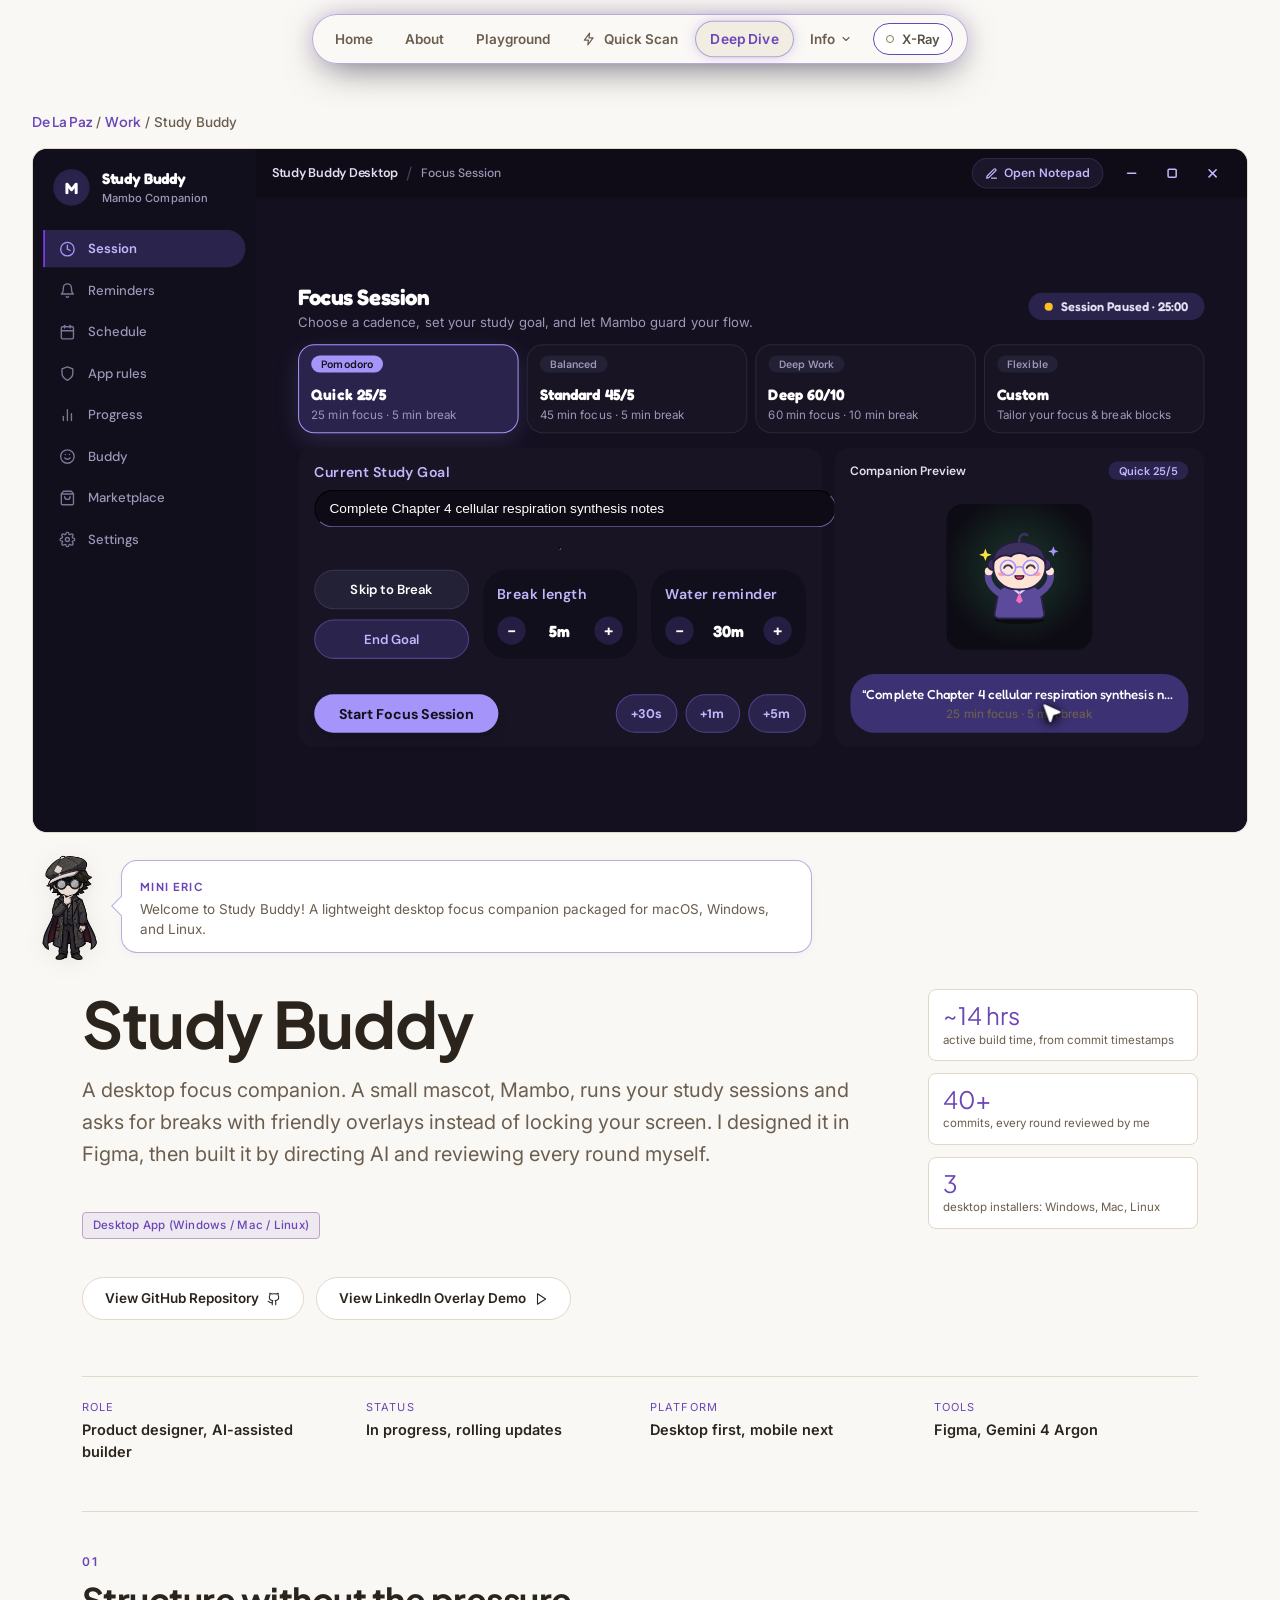
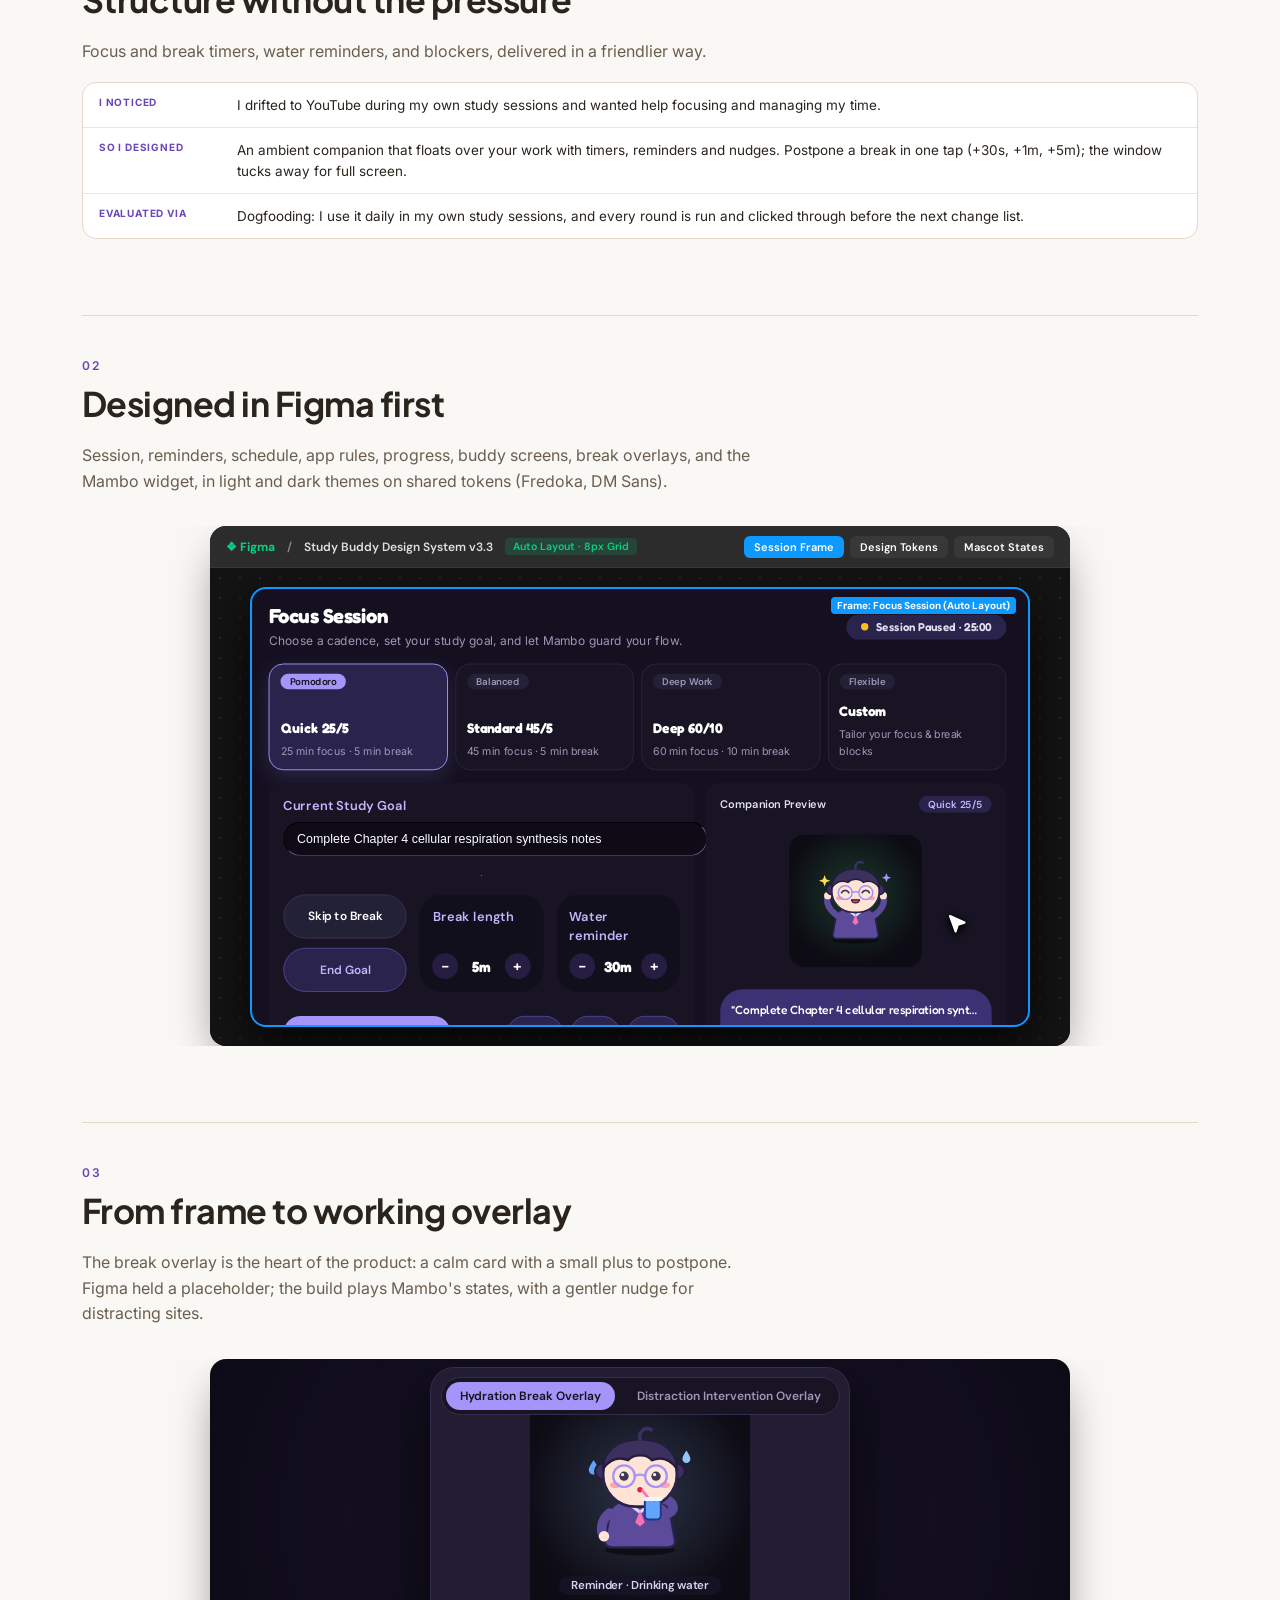
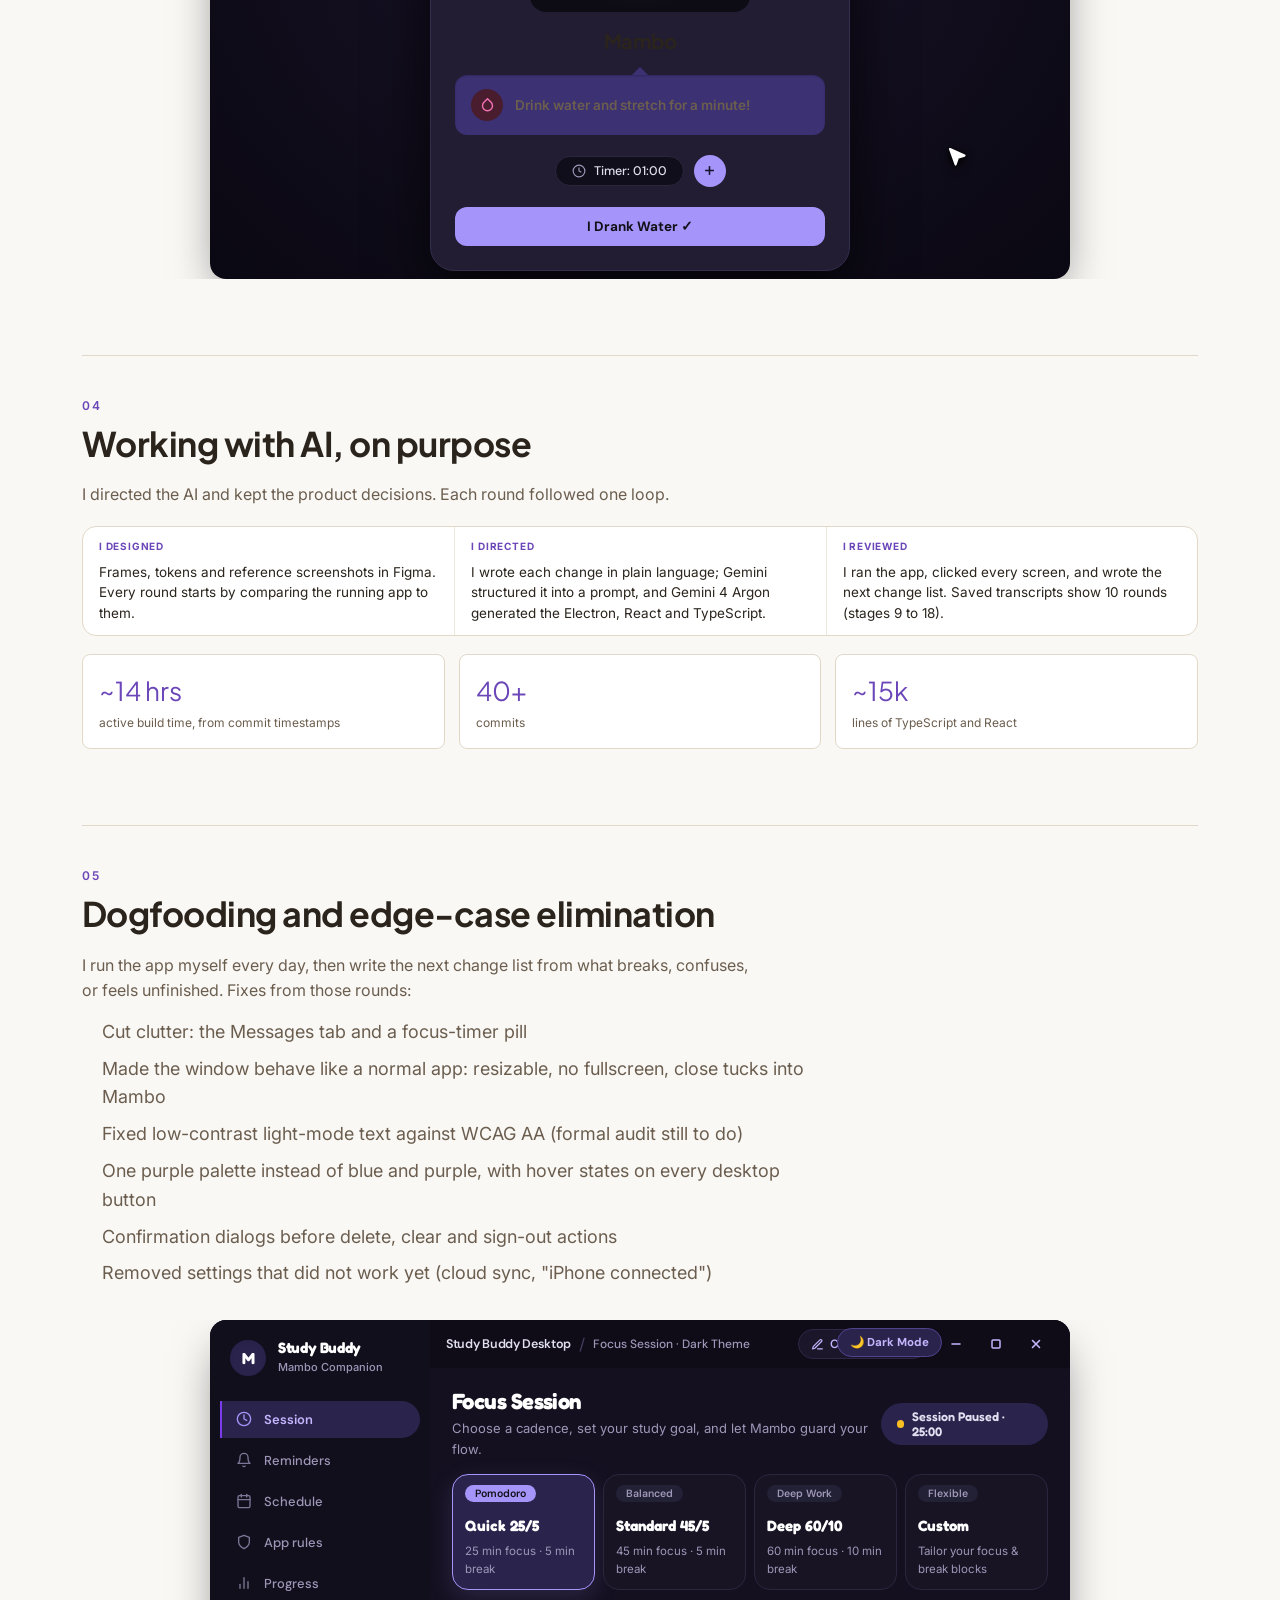
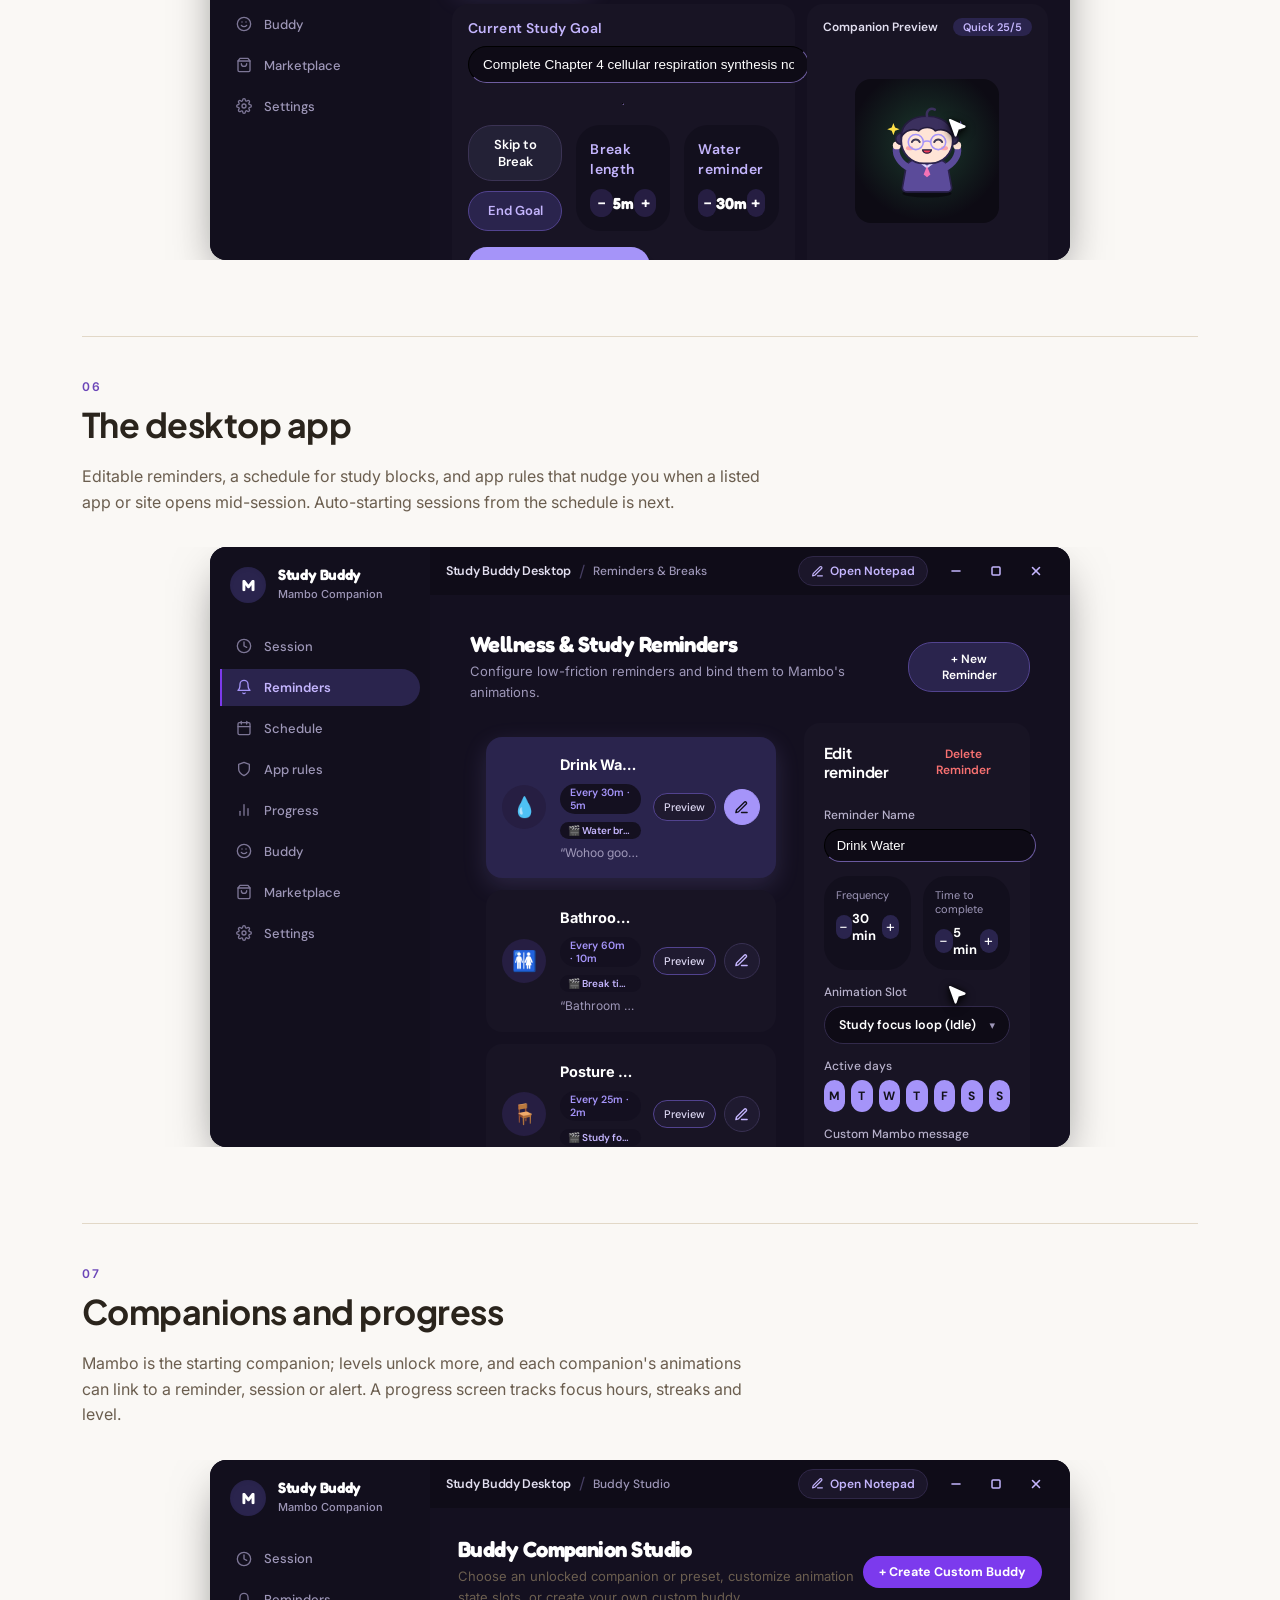
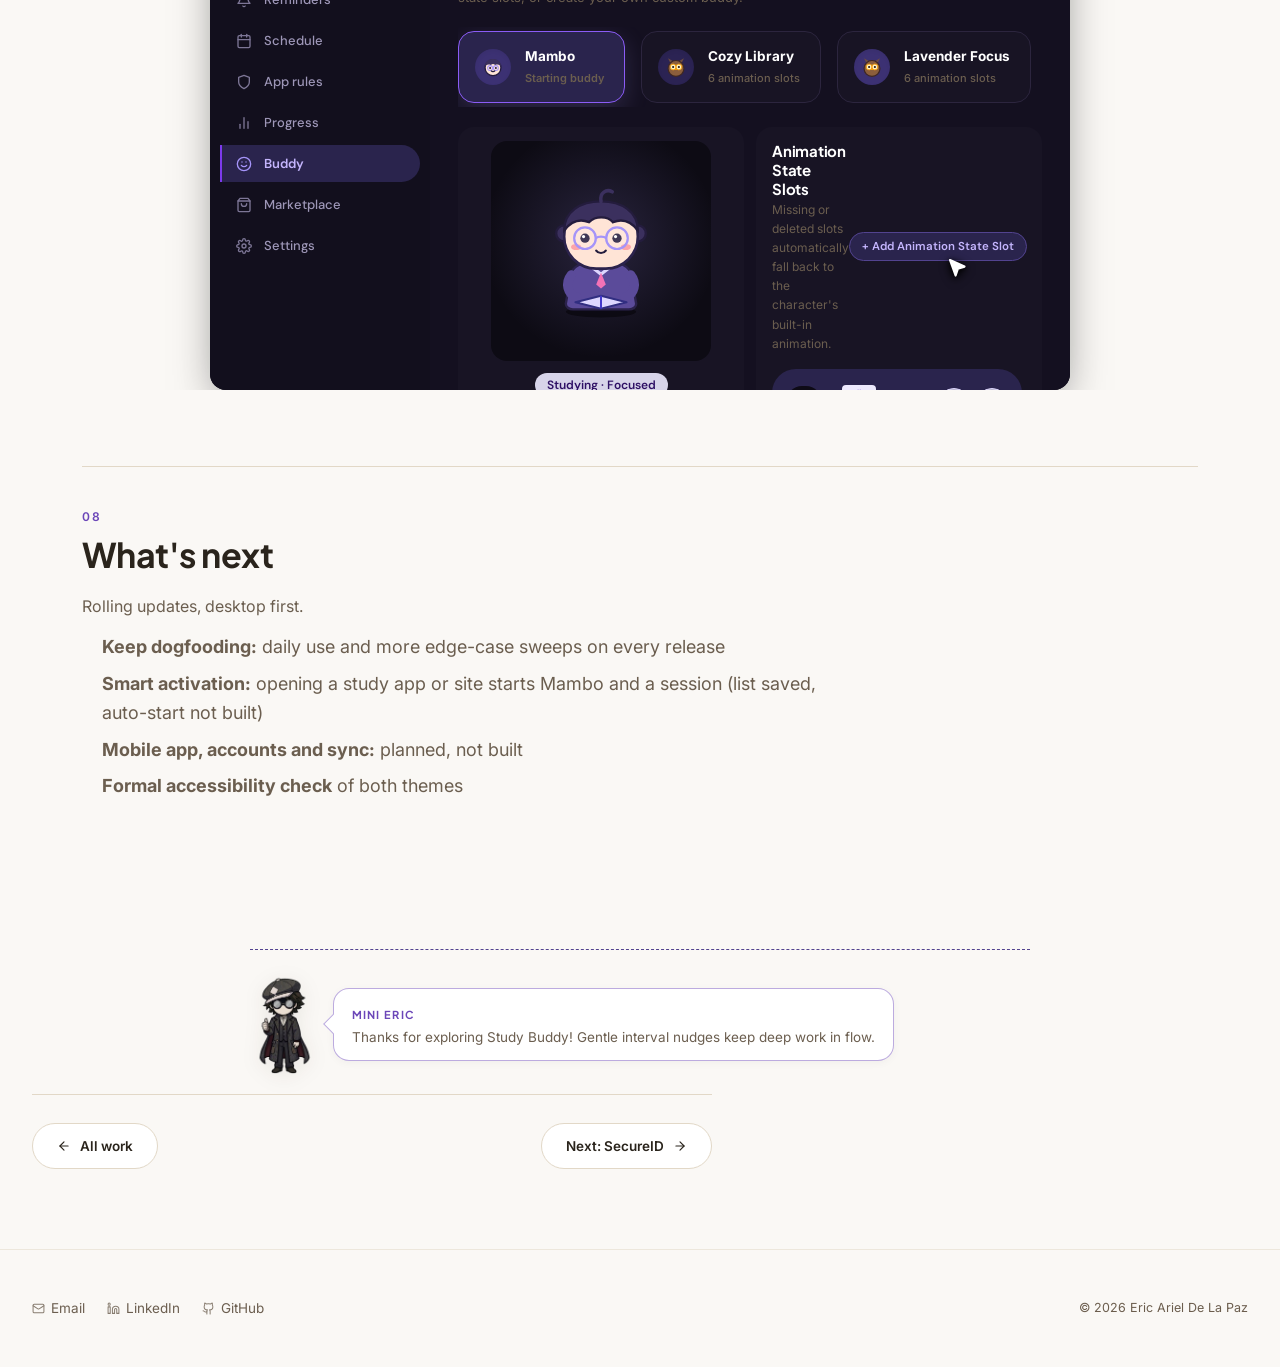
<file: case-studies/study-buddy.html>
<!doctype html>
<html lang="en">
<head>
<meta charset="UTF-8">
<meta name="viewport" content="width=device-width, initial-scale=1">
<title>Study Buddy — Desktop Focus Companion · Eric Ariel De La Paz</title>
<meta name="description" content="A desktop focus companion designed in Figma and built by directing AI through staged change lists, with human review at every round.">
<link rel="canonical" href="https://ericarieldelapaz.tech/case-studies/study-buddy.html">
<meta property="og:type" content="article">
<meta property="og:title" content="Study Buddy — Desktop Focus Companion · Eric Ariel De La Paz">
<meta property="og:description" content="A desktop focus companion designed in Figma and built by directing AI through staged change lists, with human review at every round.">
<meta property="og:url" content="https://ericarieldelapaz.tech/case-studies/study-buddy.html">
<meta property="og:image" content="https://ericarieldelapaz.tech/assets/images/og-image.png">
<meta name="twitter:card" content="summary_large_image">
<meta name="author" content="Eric Ariel De La Paz">
<link rel="icon" type="image/png" href="../assets/images/profile.png">
<link rel="stylesheet" href="../assets/css/style.css">
<link rel="stylesheet" href="../assets/css/scroll.css?v=2.3">
<link rel="stylesheet" href="../assets/css/cursor.css?v=1.0">
<link rel="stylesheet" href="../assets/css/scan-mode.css?v=1.0">
<link rel="stylesheet" href="../assets/css/xray.css?v=1.0">
<link rel="stylesheet" href="../assets/css/lightbox.css?v=1.0">
<script src="../assets/js/scan-mode.js?v=1.0"></script>
<link rel="stylesheet" href="../assets/css/study-buddy-stageshow.css?v=12.2">
<style>:root{ --accent:var(--studybuddy); }</style>
  <link rel="preconnect" href="https://fonts.googleapis.com">
  <link rel="preconnect" href="https://fonts.gstatic.com" crossorigin>
  <link href="https://fonts.googleapis.com/css2?family=Inter:wght@400;500;600;700&family=Plus+Jakarta+Sans:wght@500;600;700;800&family=Space+Mono:wght@400;700&display=swap" rel="stylesheet">
  <script type="text/javascript">
    (function(c,l,a,r,i,t,y){
        c[a]=c[a]||function(){(c[a].q=c[a].q||[]).push(arguments)};
        t=l.createElement(r);t.async=1;t.src="https://www.clarity.ms/tag/"+i;
        y=l.getElementsByTagName(r)[0];y.parentNode.insertBefore(t,y);
    })(window, document, "clarity", "script", "zfal3nttme");
  </script>
</head>
<body class="sx-page sx-case is-light" data-case-study="Study Buddy" data-accent="studybuddy">


  
  <header class="sx-nav-wrap">
  <a class="sx-skip" href="#main">Skip to content</a>
    <nav class="sx-nav" aria-label="Main navigation">
<a href="../index.html" class="sx-nav-link">Home</a>
      <a href="../about.html" class="sx-nav-link">About</a>
      <a href="../playground.html" class="sx-nav-link">Playground</a>
      <button type="button" class="sx-nav-info-btn" id="infoBtn" aria-expanded="false" aria-controls="infoPopover" title="Open Quick Contact & Info">
        <span>Info</span>
        <svg class="sx-chevron" width="12" height="12" viewBox="0 0 24 24" fill="none" stroke="currentColor" stroke-width="2.2" stroke-linecap="round" stroke-linejoin="round" aria-hidden="true"><polyline points="6 9 12 15 18 9"/></svg>
      </button>
    </nav>

    <!-- Floating Info Dropdown Drawer -->
    <div class="sx-info-popover" id="infoPopover" role="dialog" aria-modal="false" aria-label="Quick contact & information" hidden>
      <div class="info-card">
        <div class="info-header">
          <div class="info-avatar-row">
            <img src="../assets/images/profile.png" alt="Eric Ariel De La Paz" class="info-avatar">
            <div>
              <strong class="info-name">Eric Ariel De La Paz</strong>
              <span class="info-role">Product Designer</span>
            </div>
          </div>
        </div>
        <p class="info-bio">Building tokenized Figma systems, interaction prototypes, and engineering-ready workflows. Texas-based, open to remote and relocation.</p>
        <div class="info-actions">
          <button type="button" class="info-btn info-btn-copy" id="copyEmailBtn" data-email="ericforall247@gmail.com" title="Click to copy email">
            <svg width="15" height="15" viewBox="0 0 24 24" fill="none" stroke="currentColor" stroke-width="1.85" stroke-linecap="round" stroke-linejoin="round" aria-hidden="true"><rect width="20" height="16" x="2" y="4" rx="2"/><path d="m22 7-8.97 5.7a1.94 1.94 0 0 1-2.06 0L2 7"/></svg>
            <span class="btn-label">Copy Email</span>
            <span class="copy-toast" id="copyToast" aria-live="polite">Copied!</span>
          </button>
          <a href="https://www.linkedin.com/in/eric-ariel-de-la-paz/" target="_blank" rel="noopener" class="info-btn">
            <svg width="15" height="15" viewBox="0 0 24 24" fill="none" stroke="currentColor" stroke-width="1.85" stroke-linecap="round" stroke-linejoin="round" aria-hidden="true"><path d="M16 8a6 6 0 0 1 6 6v7h-4v-7a2 2 0 0 0-2-2 2 2 0 0 0-2 2v7h-4v-7a6 6 0 0 1 6-6z"/><rect width="4" height="12" x="2" y="9"/><circle cx="4" cy="4" r="2"/></svg>
            <span>LinkedIn</span>
          </a>
          <a href="https://github.com/EricArielDeLaPaz" target="_blank" rel="noopener" class="info-btn">
            <svg width="15" height="15" viewBox="0 0 24 24" fill="none" stroke="currentColor" stroke-width="1.85" stroke-linecap="round" stroke-linejoin="round" aria-hidden="true"><path d="M15 22v-4a4.8 4.8 0 0 0-1-3.5c3 0 6-2 6-5.5.08-1.25-.27-2.48-1-3.5.28-1.15.28-2.35 0-3.5 0 0-1 0-3 1.5-2.64-.5-5.36-.5-8 0C6 2 5 2 5 2c-.3 1.15-.3 2.35 0 3.5A5.403 5.403 0 0 0 4 9c0 3.5 3 5.5 6 5.5-.39.49-.68 1.05-.85 1.65-.17.6-.22 1.23-.15 1.85v4"/><path d="M9 18c-4.51 2-5-2-7-2"/></svg>
            <span>GitHub</span>
          </a>
          <a href="../assets/Eric_De_La_Paz_Resume.pdf" target="_blank" rel="noopener" class="info-btn info-btn-primary">
            <svg width="15" height="15" viewBox="0 0 24 24" fill="none" stroke="currentColor" stroke-width="1.85" stroke-linecap="round" stroke-linejoin="round" aria-hidden="true"><path d="M14.5 2H6a2 2 0 0 0-2 2v16a2 2 0 0 0 2 2h12a2 2 0 0 0 2-2V7.5L14.5 2z"/><polyline points="14 2 14 8 20 8"/><line x1="16" x2="8" y1="13" y2="13"/><line x1="16" x2="8" y1="17" y2="17"/><line x1="10" x2="8" y1="9" y2="9"/></svg>
            <span>Resume</span>
          </a>
        </div>
      </div>
    </div>
  </header>
<main class="sx-main" id="main">
  <div class="container">

    <nav class="breadcrumb breadcrumb-top" aria-label="Breadcrumb"><a href="../index.html">De La Paz</a> / <a href="../index.html#work">Work</a> / Study Buddy</nav>
    <figure class="sx-cover sx-cover-top">
      <div class="stageshow-mount sb-hero-stageshow" data-demo="hero-cover" data-ss-fill>
        <img src="../assets/images/study-buddy.png" alt="Study Buddy Desktop Focus Companion preview" class="sx-cover-fallback" width="1200" height="600">
      </div>
    </figure>
    <aside class="mini-eric-banner is-header" aria-label="Mini Eric greeting">
      <div class="mini-eric-char" title="Click Mini Eric!">
        <img src="../assets/images/mini-eric-thinking.png" class="mini-eric-img" alt="Mini Eric chibi avatar" width="80" height="120" />
      </div>
      <div class="mini-eric-bubble">
        <div class="mini-eric-name">Mini Eric </div>
        <p class="mini-eric-text">Welcome to Study Buddy! A lightweight desktop focus companion packaged for macOS, Windows, and Linux.</p>
      </div>
    </aside>
</div>
<section class="cs-hero container">
      
    <h1>Study Buddy</h1>
    <p class="tagline">A desktop focus companion. A small mascot, Mambo, runs your study sessions and asks for breaks with friendly overlays instead of locking your screen. I designed it in Figma, then built it by directing AI and reviewing every round myself.</p>
    <div class="impact-grid cs-glance"><div class="impact-stat"><div class="n">~14 hrs</div><div class="l">active build time, from commit timestamps</div></div><div class="impact-stat"><div class="n">40+</div><div class="l">commits, every round reviewed by me</div></div><div class="impact-stat"><div class="n">3</div><div class="l">desktop installers: Windows, Mac, Linux</div></div></div>
    <div class="cs-badge-row">
      <span>Desktop App (Windows / Mac / Linux)</span>
    </div>
    <div class="cs-action-row">
      <a href="https://github.com/EricArielDeLaPaz/study-buddy-desktop" target="_blank" rel="noopener"><span>View GitHub Repository <svg class="sx-btn-icon" width="14" height="14" viewBox="0 0 24 24" fill="none" stroke="currentColor" stroke-width="1.85" stroke-linecap="round" stroke-linejoin="round" aria-hidden="true"><path d="M15 22v-4a4.8 4.8 0 0 0-1-3.5c3 0 6-2 6-5.5.08-1.25-.27-2.48-1-3.5.28-1.15.28-2.35 0-3.5 0 0-1 0-3 1.5-2.64-.5-5.36-.5-8 0C6 2 5 2 5 2c-.3 1.15-.3 2.35 0 3.5A5.403 5.403 0 0 0 4 9c0 3.5 3 5.5 6 5.5-.39.49-.68 1.05-.85 1.65-.17.6-.22 1.23-.15 1.85v4"/><path d="M9 18c-4.51 2-5-2-7-2"/></svg></span></a>
      <a href="https://www.linkedin.com/posts/eric-ariel-de-la-paz_uxdesign-productdesign-studentlife-ugcPost-7517057393239752704-cLUV/?utm_source=share&utm_medium=member_desktop&rcm=ACoAAFwSUJgBsQv-5MDGy8Lu7UaL4Oxsc64LZLc" target="_blank" rel="noopener"><span>View LinkedIn Overlay Demo <svg class="sx-btn-icon" width="14" height="14" viewBox="0 0 24 24" fill="none" stroke="currentColor" stroke-width="1.85" stroke-linecap="round" stroke-linejoin="round" aria-hidden="true"><polygon points="6 3 20 12 6 21 6 3"/></svg></span></a>
    </div>
    <dl class="cs-meta">
      <div><dt>Role</dt><dd>Product designer, AI-assisted builder</dd></div>
      <div><dt>Status</dt><dd>In progress, rolling updates</dd></div>
      <div><dt>Platform</dt><dd>Desktop first, mobile next</dd></div>
      <div><dt>Tools</dt><dd>Figma, Gemini 4 Argon</dd></div>
    </dl>
  </section>

  <section class="cs-body container">
    <div class="cs-section">
      <h2>Structure without the pressure</h2>
      <p>Focus and break timers, water reminders, and blockers, delivered in a friendlier way.</p>
      <div class="reasoning-chain compact">
        <div class="chain-step">
          <span class="k">I noticed</span>
          <span class="v">I drifted to YouTube during my own study sessions and wanted help focusing and managing my time.</span>
        </div>
        <div class="chain-step">
          <span class="k">So I designed</span>
          <span class="v">An ambient companion that floats over your work with timers, reminders and nudges. Postpone a break in one tap (+30s, +1m, +5m); the window tucks away for full screen.</span>
        </div>
        <div class="chain-step">
          <span class="k">Evaluated via</span>
          <span class="v">Dogfooding: I use it daily in my own study sessions, and every round is run and clicked through before the next change list.</span>
        </div>
      </div>
    </div>
    <div class="cs-section">
      <h2>Designed in Figma first</h2>
      <p>Session, reminders, schedule, app rules, progress, buddy screens, break overlays, and the Mambo widget, in light and dark themes on shared tokens (Fredoka, DM Sans).</p>
      <div class="stageshow-mount" data-demo="figma"></div>
    </div>
    <div class="cs-section">
      <h2>From frame to working overlay</h2>
      <p>The break overlay is the heart of the product: a calm card with a small plus to postpone. Figma held a placeholder; the build plays Mambo's states, with a gentler nudge for distracting sites.</p>
      <div class="stageshow-mount" data-demo="overlays"></div>
    </div>
    <div class="cs-section">
      <h2>Working with AI, on purpose</h2>
      <p>I directed the AI and kept the product decisions. Each round followed one loop.</p>
      <div class="reasoning-chain is-row compact">
        <div class="chain-step">
          <span class="k">I designed</span>
          <span class="v">Frames, tokens and reference screenshots in Figma. Every round starts by comparing the running app to them.</span>
        </div>
        <div class="chain-step">
          <span class="k">I directed</span>
          <span class="v">I wrote each change in plain language; Gemini structured it into a prompt, and Gemini 4 Argon generated the Electron, React and TypeScript.</span>
        </div>
        <div class="chain-step">
          <span class="k">I reviewed</span>
          <span class="v">I ran the app, clicked every screen, and wrote the next change list. Saved transcripts show 10 rounds (stages 9 to 18).</span>
        </div>
      </div>
      <div class="impact-grid">
        <div class="impact-stat"><div class="n">~14 hrs</div><div class="l">active build time, from commit timestamps</div></div>
        <div class="impact-stat"><div class="n">40+</div><div class="l">commits</div></div>
        <div class="impact-stat"><div class="n">~15k</div><div class="l">lines of TypeScript and React</div></div>
      </div>
    </div>
    <div class="cs-section">
      <h2>Dogfooding and edge-case elimination</h2>
      <p>I run the app myself every day, then write the next change list from what breaks, confuses, or feels unfinished. Fixes from those rounds:</p>
      <ul><li>Cut clutter: the Messages tab and a focus-timer pill</li><li>Made the window behave like a normal app: resizable, no fullscreen, close tucks into Mambo</li><li>Fixed low-contrast light-mode text against WCAG AA (formal audit still to do)</li><li>One purple palette instead of blue and purple, with hover states on every desktop button</li><li>Confirmation dialogs before delete, clear and sign-out actions</li><li>Removed settings that did not work yet (cloud sync, "iPhone connected")</li></ul>
      <div class="stageshow-mount" data-demo="themes"></div>
    </div>
    <div class="cs-section">
      <h2>The desktop app</h2>
      <p>Editable reminders, a schedule for study blocks, and app rules that nudge you when a listed app or site opens mid-session. Auto-starting sessions from the schedule is next.</p>
      <div class="stageshow-mount" data-demo="features"></div>
    </div>
    <div class="cs-section">
      <h2>Companions and progress</h2>
      <p>Mambo is the starting companion; levels unlock more, and each companion's animations can link to a reminder, session or alert. A progress screen tracks focus hours, streaks and level.</p>
      <div class="stageshow-mount" data-demo="companions"></div>
    </div>
    <div class="cs-section">
      <h2>What's next</h2>
      <p>Rolling updates, desktop first.</p>
      <ul><li><strong>Keep dogfooding:</strong> daily use and more edge-case sweeps on every release</li><li><strong>Smart activation:</strong> opening a study app or site starts Mambo and a session (list saved, auto-start not built)</li><li><strong>Mobile app, accounts and sync:</strong> planned, not built</li><li><strong>Formal accessibility check</strong> of both themes</li></ul>
    </div>
  </section>

  <div class="container">

    
    
    <aside class="mini-eric-banner is-footer" aria-label="Mini Eric closing note">
      <div class="mini-eric-char" title="Click Mini Eric!">
        <img src="../assets/images/mini-eric-thumbsup.png" class="mini-eric-img" alt="Mini Eric chibi avatar" width="80" height="120" />
      </div>
      <div class="mini-eric-bubble">
        <div class="mini-eric-name">Mini Eric </div>
        <p class="mini-eric-text">Thanks for exploring Study Buddy! Gentle interval nudges keep deep work in flow.</p>
      </div>
    </aside>
    <div class="cs-nav-footer">
      <a href="../index.html#work"><svg class="sx-btn-icon" width="14" height="14" viewBox="0 0 24 24" fill="none" stroke="currentColor" stroke-width="2" stroke-linecap="round" stroke-linejoin="round" aria-hidden="true"><line x1="19" y1="12" x2="5" y2="12"/><polyline points="12 19 5 12 12 5"/></svg><span>All work</span></a>
      <a href="secureid.html"><span>Next: SecureID</span><svg class="sx-btn-icon" width="14" height="14" viewBox="0 0 24 24" fill="none" stroke="currentColor" stroke-width="2" stroke-linecap="round" stroke-linejoin="round" aria-hidden="true"><line x1="5" y1="12" x2="19" y2="12"/><polyline points="12 5 19 12 12 19"/></svg></a>
    </div>
  </div>

</main>

<footer class="container" style="margin-top:40px;">
  <div class="foot-row">
    <div class="foot-links"><a href="mailto:ericforall247@gmail.com"><svg class="sx-footer-icon" width="13" height="13" viewBox="0 0 24 24" fill="none" stroke="currentColor" stroke-width="1.85" stroke-linecap="round" stroke-linejoin="round" aria-hidden="true"><rect width="20" height="16" x="2" y="4" rx="2"/><path d="m22 7-8.97 5.7a1.94 1.94 0 0 1-2.06 0L2 7"/></svg><span>Email</span></a><a href="https://www.linkedin.com/in/eric-ariel-de-la-paz/" target="_blank" rel="noopener"><svg class="sx-footer-icon" width="13" height="13" viewBox="0 0 24 24" fill="none" stroke="currentColor" stroke-width="1.85" stroke-linecap="round" stroke-linejoin="round" aria-hidden="true"><path d="M16 8a6 6 0 0 1 6 6v7h-4v-7a2 2 0 0 0-2-2 2 2 0 0 0-2 2v7h-4v-7a6 6 0 0 1 6-6z"/><rect width="4" height="12" x="2" y="9"/><circle cx="4" cy="4" r="2"/></svg><span>LinkedIn</span></a><a href="https://github.com/EricArielDeLaPaz" target="_blank" rel="noopener"><svg class="sx-footer-icon" width="13" height="13" viewBox="0 0 24 24" fill="none" stroke="currentColor" stroke-width="1.85" stroke-linecap="round" stroke-linejoin="round" aria-hidden="true"><path d="M15 22v-4a4.8 4.8 0 0 0-1-3.5c3 0 6-2 6-5.5.08-1.25-.27-2.48-1-3.5.28-1.15.28-2.35 0-3.5 0 0-1 0-3 1.5-2.64-.5-5.36-.5-8 0C6 2 5 2 5 2c-.3 1.15-.3 2.35 0 3.5A5.403 5.403 0 0 0 4 9c0 3.5 3 5.5 6 5.5-.39.49-.68 1.05-.85 1.65-.17.6-.22 1.23-.15 1.85v4"/><path d="M9 18c-4.51 2-5-2-7-2"/></svg><span>GitHub</span></a></div>
    <span class="copyright">© 2026 Eric Ariel De La Paz</span>
  </div>
</footer>
<script src="../assets/js/scroll.js"></script>
<script src="../assets/js/cursor.js?v=1.0" defer></script>
<script src="../assets/js/xray.js?v=1.0" defer></script>
<script src="../assets/js/lightbox.js?v=1.0" defer></script>
<script src="../assets/js/halloween.js"></script>
<script src="../assets/js/study-buddy-stageshow.js?v=12.0"></script>
</body>
</html>
</file>
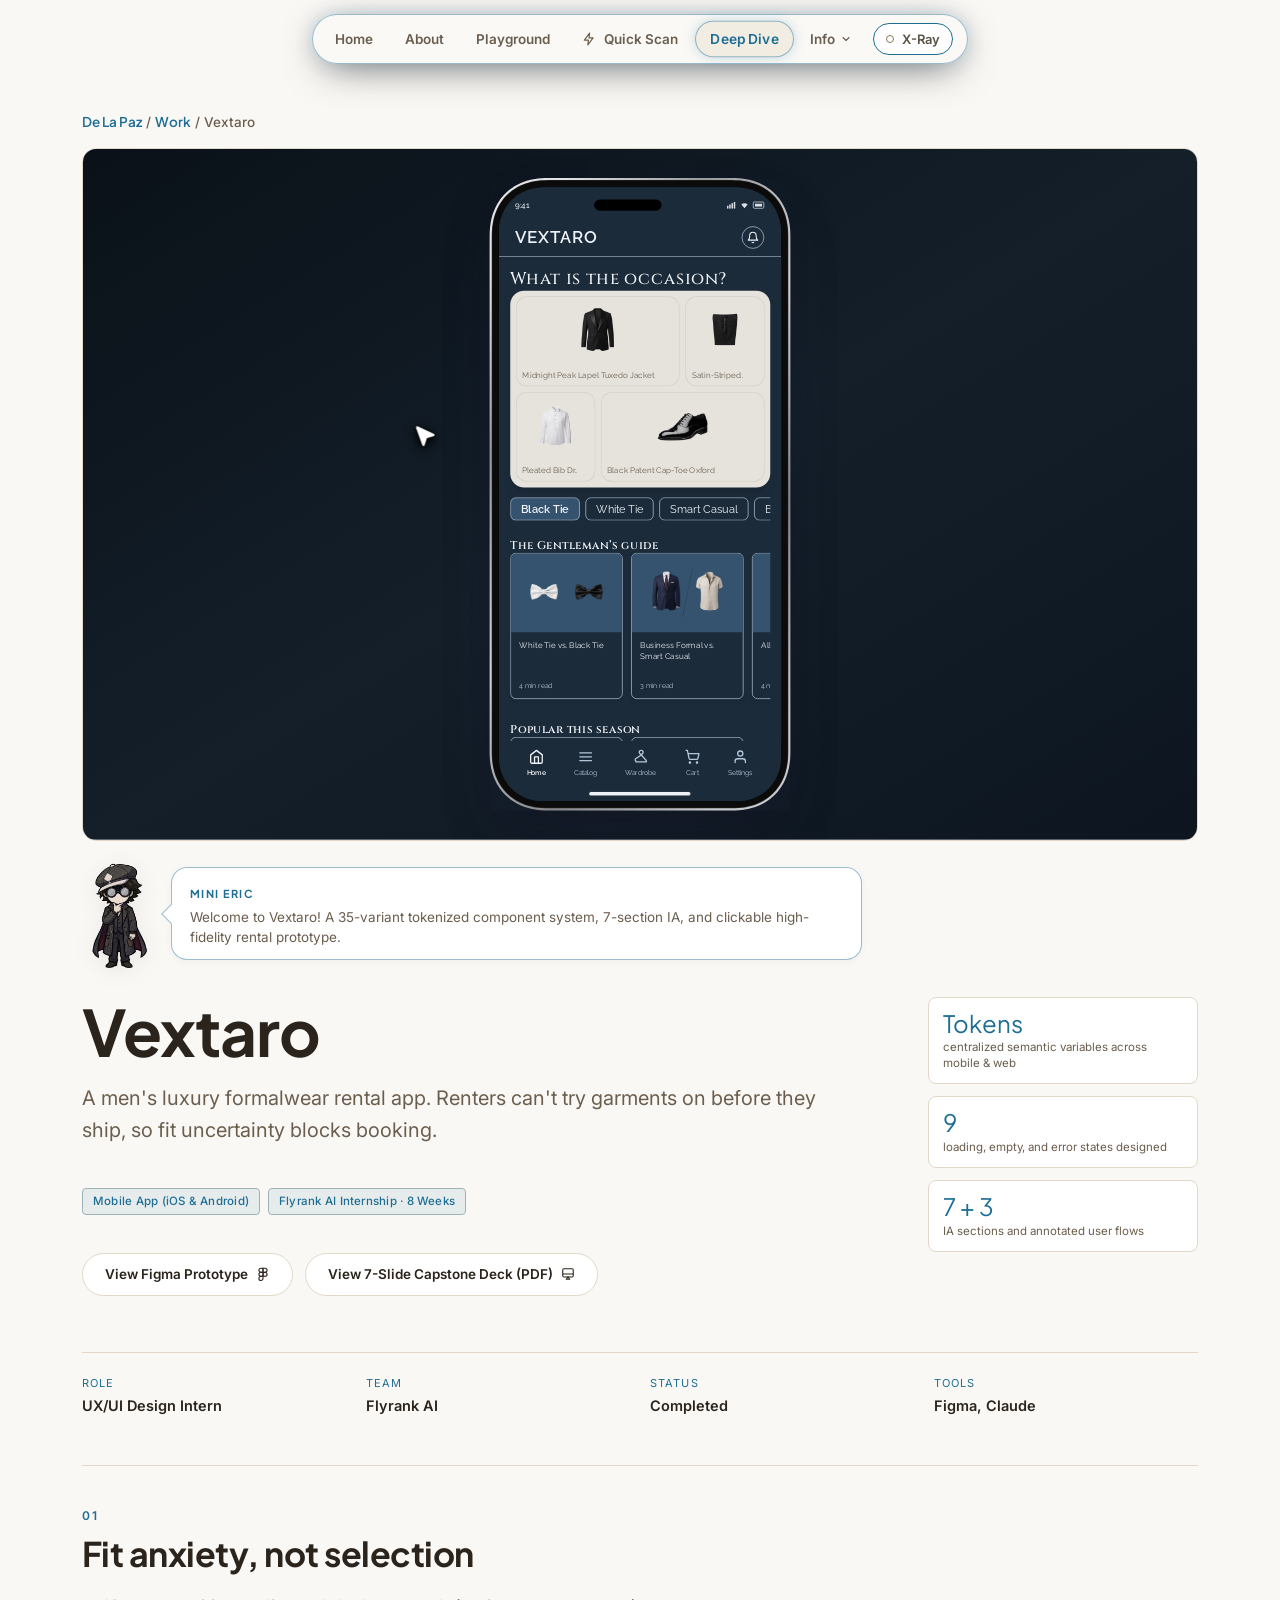
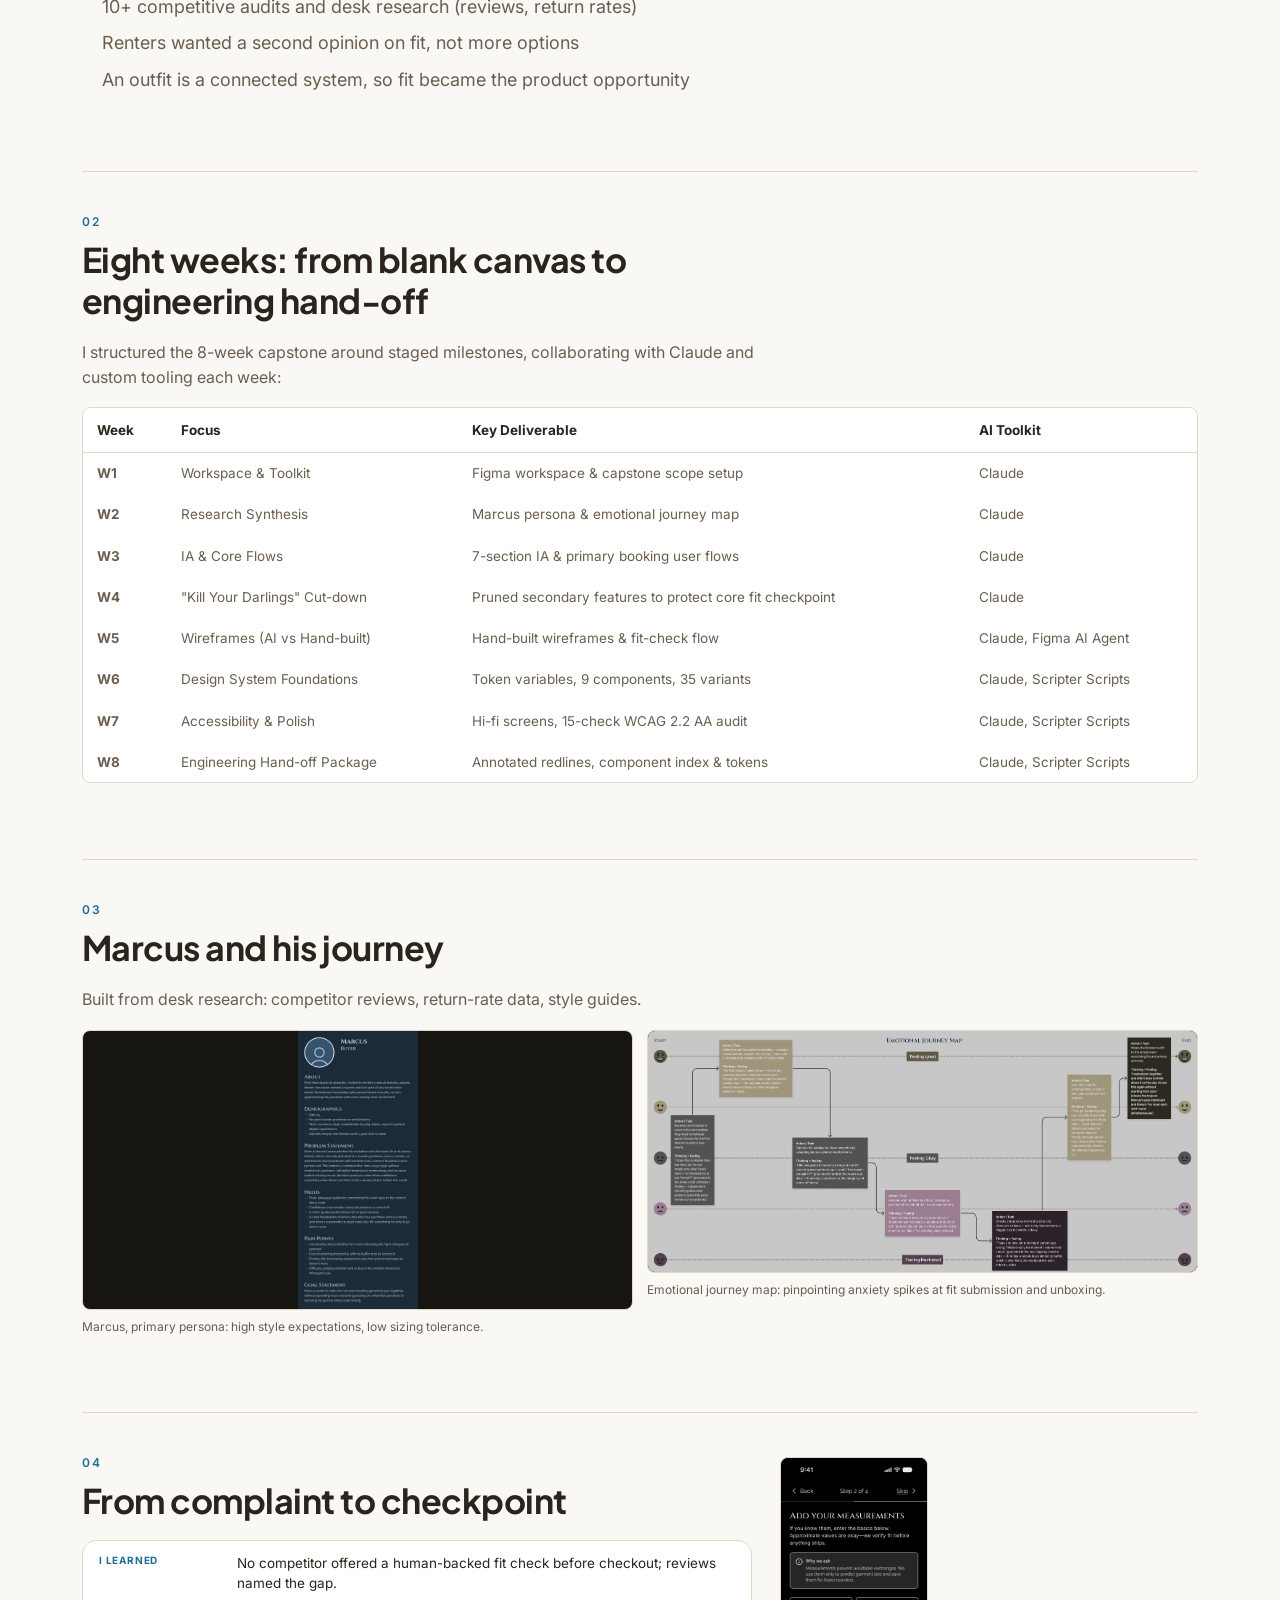
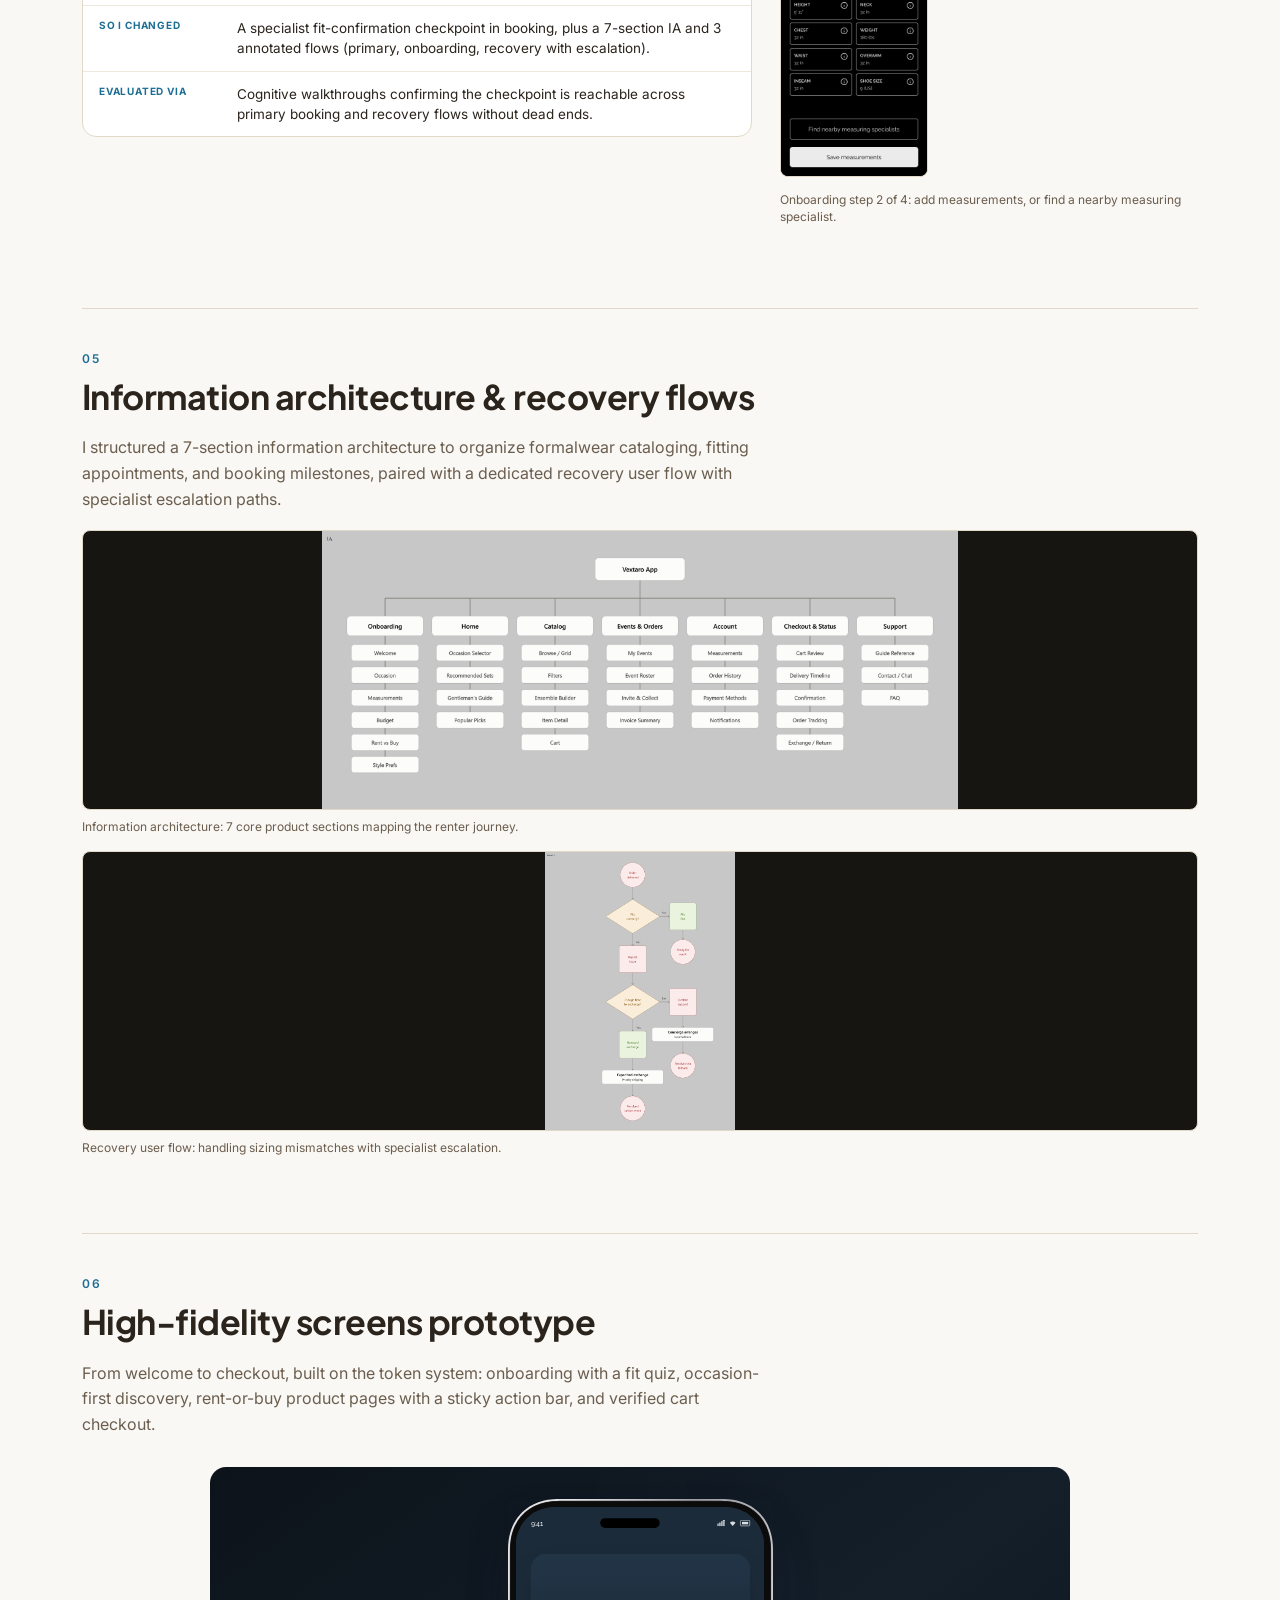
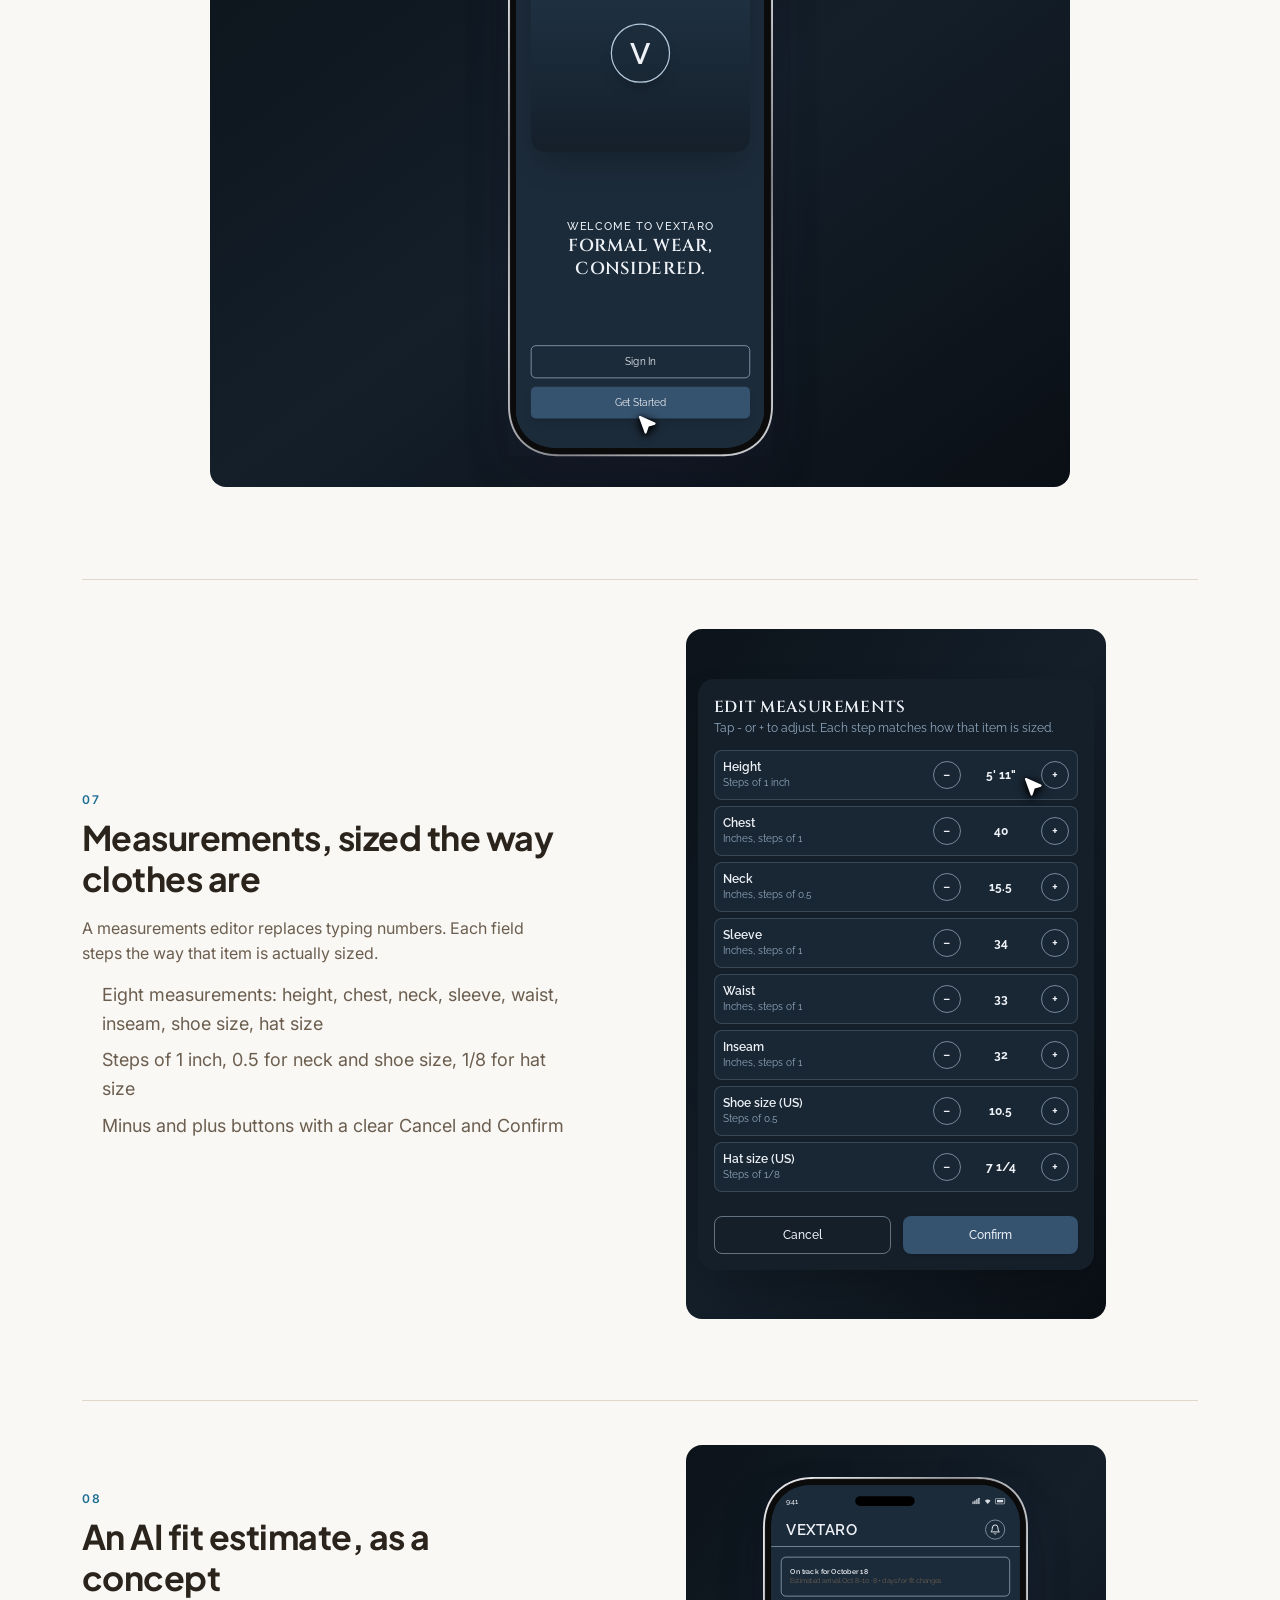
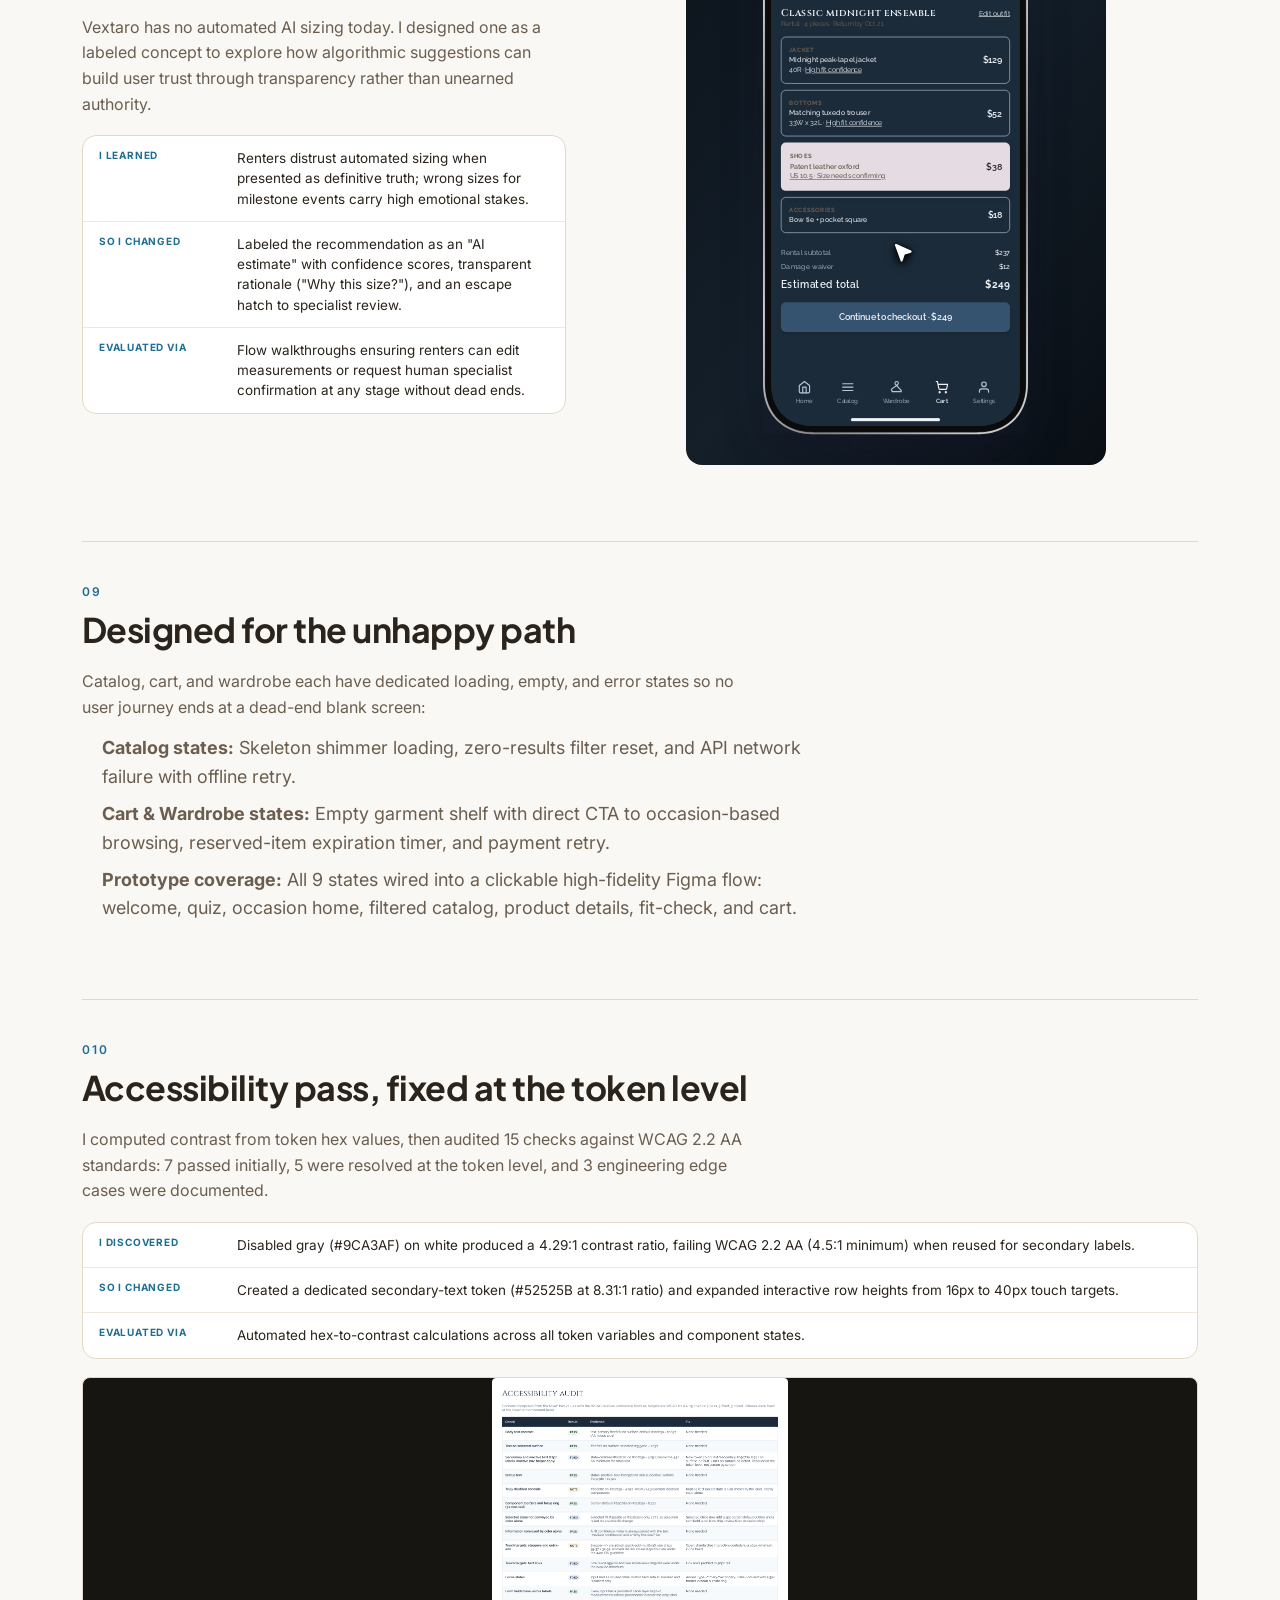
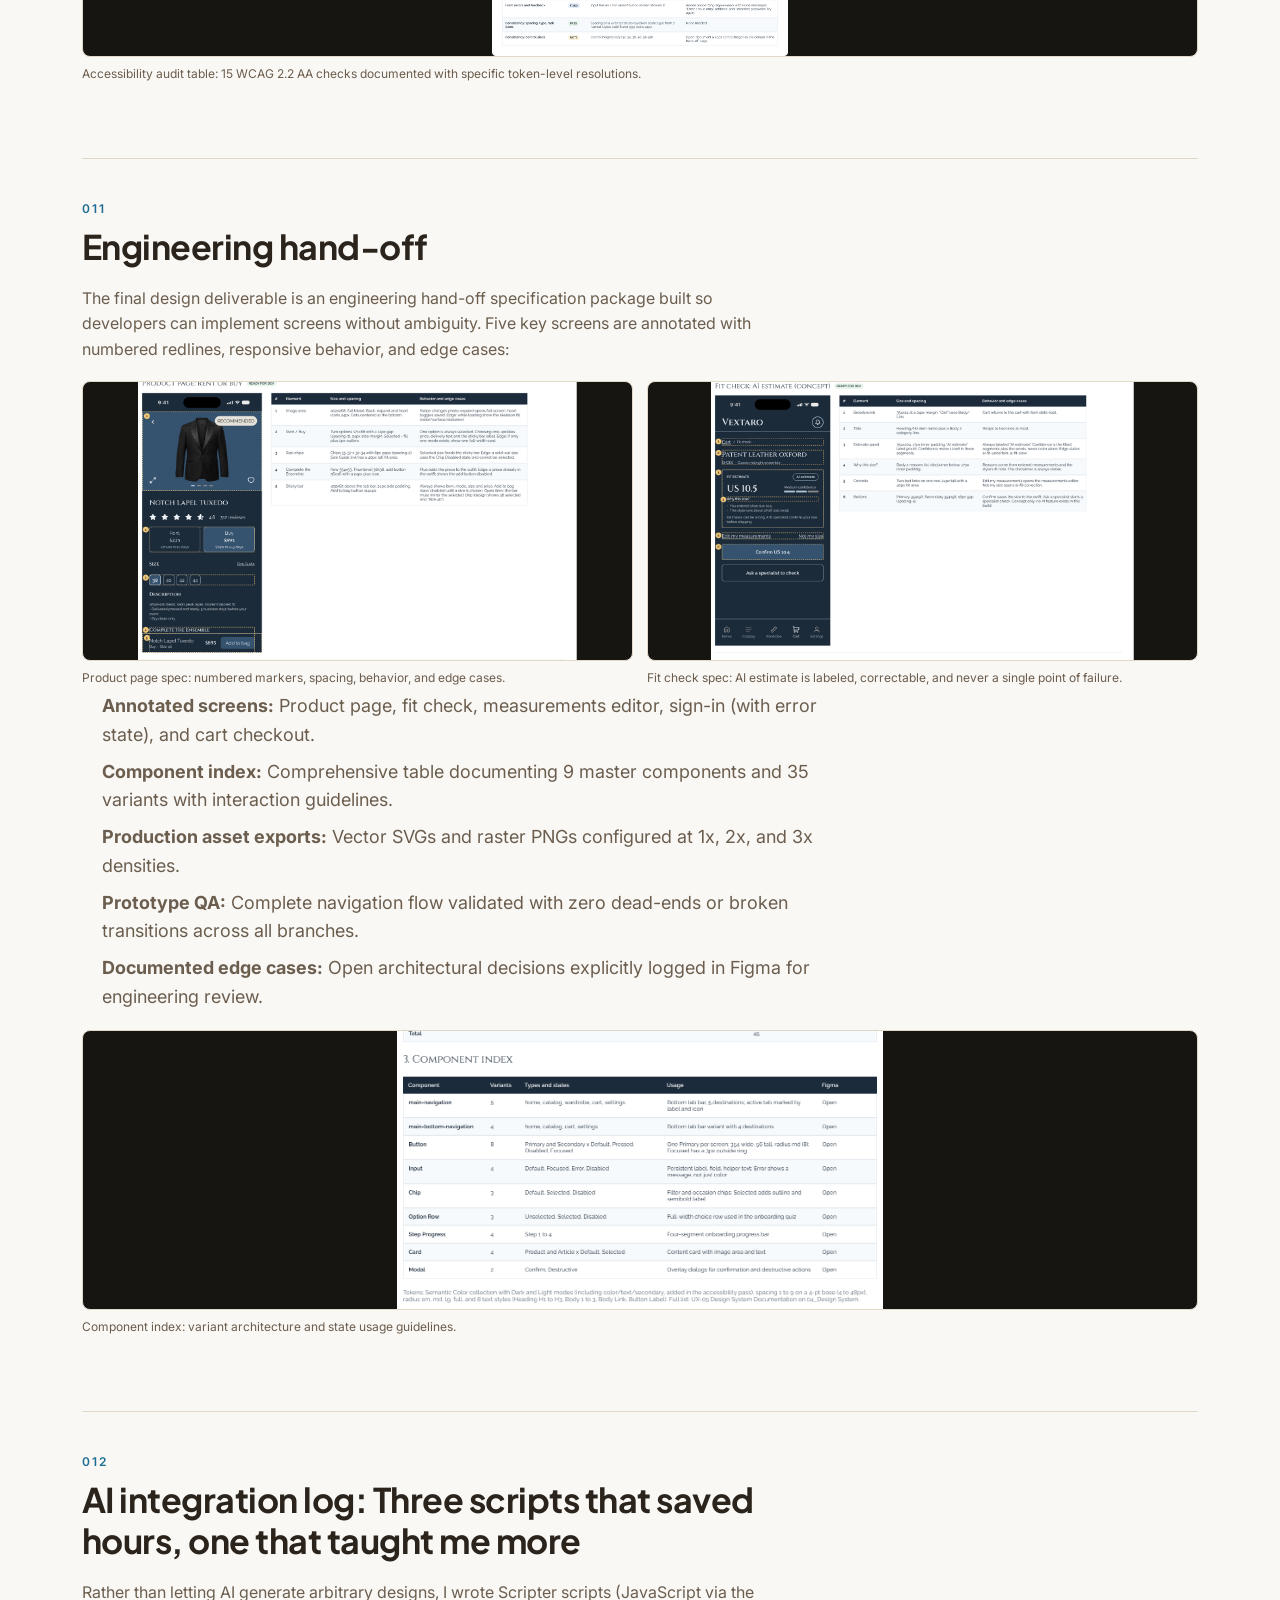
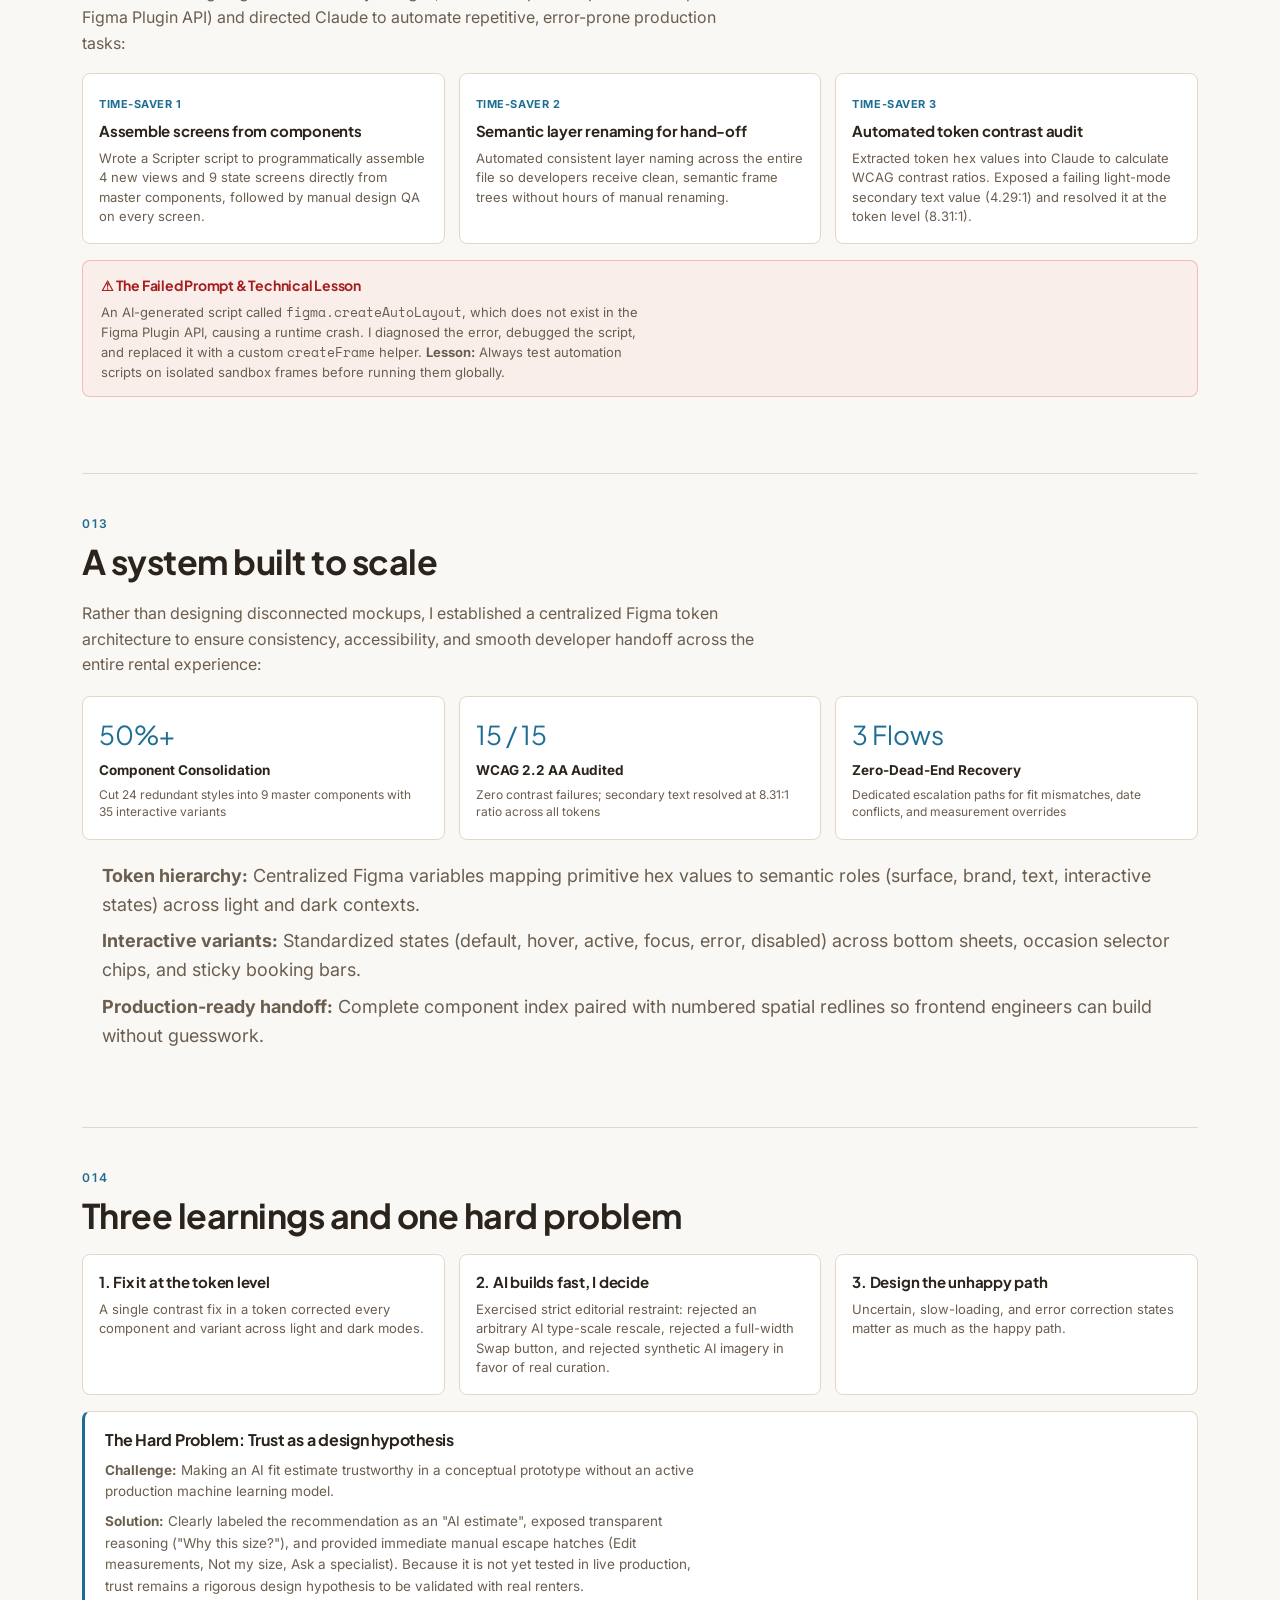
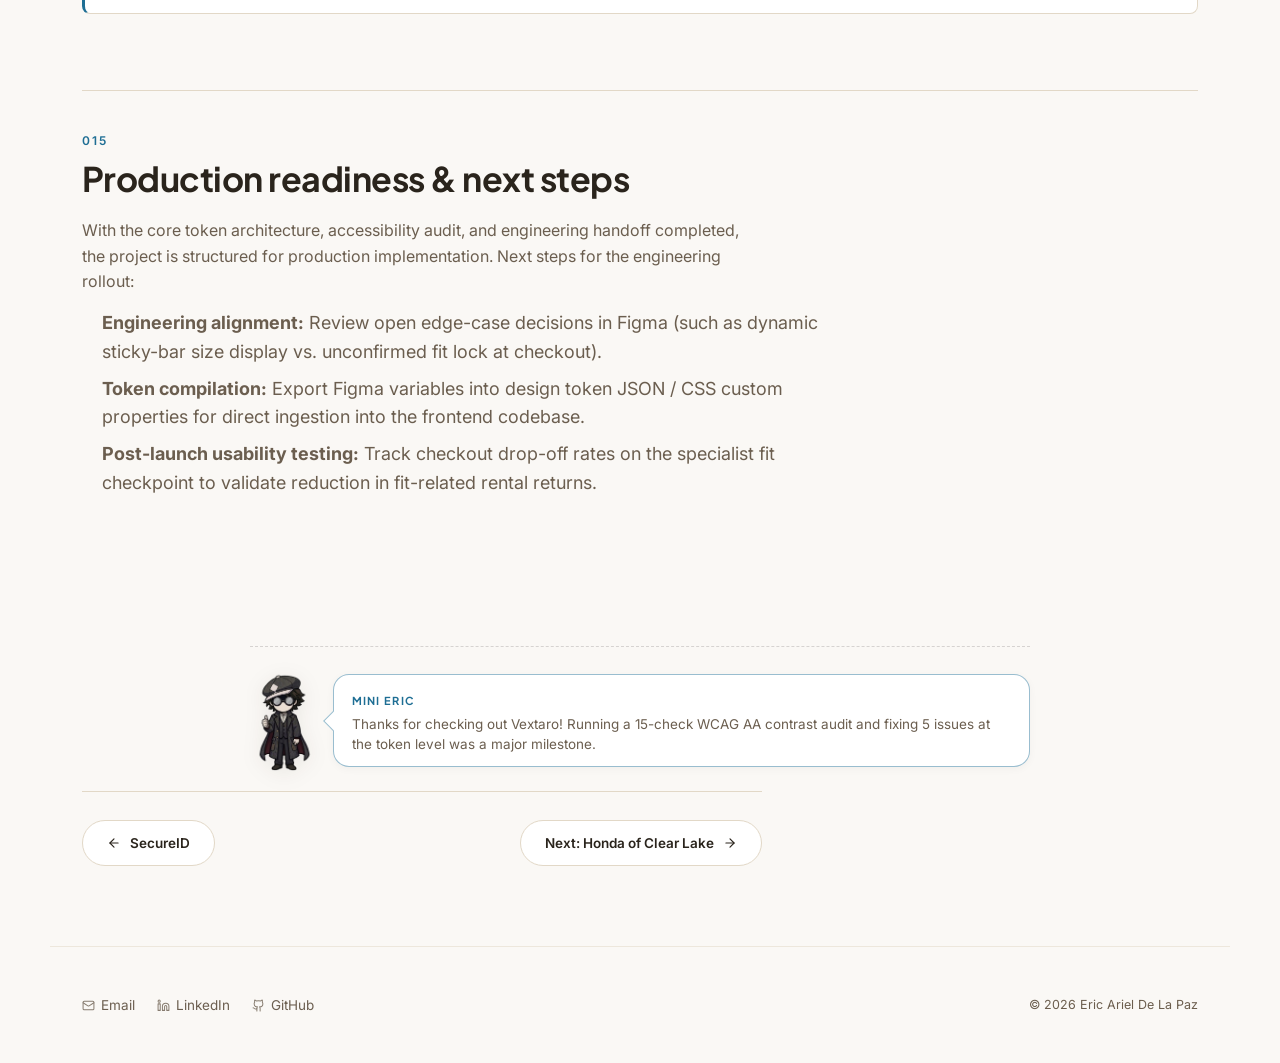
<file: case-studies/vextaro.html>
<!doctype html>
<html lang="en">
<head>
<meta charset="UTF-8">
<meta name="viewport" content="width=device-width, initial-scale=1">
<title>Vextaro — Internship Capstone · Eric Ariel De La Paz</title>
<meta name="description" content="A token-based design system, research-backed IA, a high-fidelity prototype, and an engineering hand-off for a men's luxury formalwear rental app, built during a UX/UI design internship.">
<link rel="canonical" href="https://ericarieldelapaz.tech/case-studies/vextaro.html">
<meta property="og:type" content="article">
<meta property="og:title" content="Vextaro — Internship Capstone · Eric Ariel De La Paz">
<meta property="og:description" content="A token-based design system, research-backed IA, a high-fidelity prototype, and an engineering hand-off for a men's luxury formalwear rental app, built during a UX/UI design internship.">
<meta property="og:url" content="https://ericarieldelapaz.tech/case-studies/vextaro.html">
<meta property="og:image" content="https://ericarieldelapaz.tech/assets/images/og-image.png">
<meta name="twitter:card" content="summary_large_image">
<meta name="author" content="Eric Ariel De La Paz">
<link rel="icon" type="image/png" href="../assets/images/profile.png">
<link rel="preconnect" href="https://fonts.googleapis.com">
<link rel="preconnect" href="https://fonts.gstatic.com" crossorigin>
<link href="https://fonts.googleapis.com/css2?family=Cinzel:wght@400;500;600;700&family=Raleway:wght@400;500;600;700&display=swap" rel="stylesheet">
<link rel="stylesheet" href="../assets/css/style.css">
<link rel="stylesheet" href="../assets/css/scroll.css?v=2.4">
<link rel="stylesheet" href="../assets/css/cursor.css?v=1.0">
<link rel="stylesheet" href="../assets/css/scan-mode.css?v=1.0">
<link rel="stylesheet" href="../assets/css/xray.css?v=1.0">
<link rel="stylesheet" href="../assets/css/lightbox.css?v=1.0">
<script src="../assets/js/scan-mode.js?v=1.0"></script>
<link rel="stylesheet" href="../assets/css/vextaro-stageshow.css?v=2.2">
<style>
:root{ --accent:var(--vextaro); }
.system-metrics .impact-stat{ padding:18px 16px; display:flex; flex-direction:column; justify-content:flex-start; text-align:left; }
.system-metrics .stat-title{ font-size:13.5px; font-weight:700; color:var(--text); margin:6px 0 4px; font-family: 'Inter', -apple-system, BlinkMacSystemFont, 'Segoe UI', Roboto, sans-serif; }
.system-metrics .l{ font-size:12px; line-height:1.45; color:var(--text-dim); margin-top:2px; }
.system-takeaways{ margin-top:22px; }

.timeline-table-wrap{ overflow-x:auto; margin:16px 0 24px; border:1px solid var(--border); border-radius:var(--radius-sm); background:var(--card); }
.timeline-table{ width:100%; border-collapse:collapse; font-size:13.5px; text-align:left; font-family: 'Inter', -apple-system, BlinkMacSystemFont, 'Segoe UI', Roboto, sans-serif; }
.timeline-table th{ padding:12px 14px; background:rgba(255,255,255,0.03); border-bottom:1px solid var(--border); color:var(--text); font-weight:700; }
.timeline-table td{ padding:10px 14px; border-bottom:1px solid rgba(255,255,255,0.05); color:var(--text-dim); }
.timeline-table tr:last-child td{ border-bottom:none; }
.timeline-table .highlight-row{ background:rgba(200,169,110,0.08); }
.timeline-table .highlight-row td{ color:var(--text); }
.ai-tools-grid{ display:grid; grid-template-columns:repeat(3,minmax(0,1fr)); gap:14px; margin:16px 0; }
.ai-card{ border:1px solid var(--border); border-radius:var(--radius-sm); padding:16px; background:var(--card); }
.ai-badge{ display:inline-block; font-size:11px; text-transform:uppercase; font-weight:700; letter-spacing:0.05em; color:var(--accent,var(--gold-bright)); margin-bottom:8px; }
.ai-card h3{ font-size:15px; margin:0 0 6px; color:var(--text); font-family: 'Plus Jakarta Sans', -apple-system, BlinkMacSystemFont, 'Segoe UI', Roboto, sans-serif; }
.ai-card p{ font-size:13px; line-height:1.5; color:var(--text-dim); margin:0; }
.ai-lesson-box{ border:1px solid rgba(239,68,68,0.3); background:rgba(239,68,68,0.05); border-radius:var(--radius-sm); padding:14px 18px; margin-top:14px; }
.ai-lesson-box h4{ margin:0 0 6px; font-size:14px; color:#a61f1f; font-family: 'Inter', -apple-system, BlinkMacSystemFont, 'Segoe UI', Roboto, sans-serif; }
.ai-lesson-box p{ margin:0; font-size:13px; line-height:1.55; color:var(--text-dim); }
.reflection-grid{ display:grid; grid-template-columns:repeat(3,minmax(0,1fr)); gap:14px; margin:16px 0; }
.reflection-card{ border:1px solid var(--border); border-radius:var(--radius-sm); padding:16px; background:var(--card); }
.reflection-card h3{ font-size:15px; margin:0 0 6px; color:var(--accent,var(--gold-bright)); font-family: 'Plus Jakarta Sans', -apple-system, BlinkMacSystemFont, 'Segoe UI', Roboto, sans-serif; }
.reflection-card p{ font-size:13px; line-height:1.5; color:var(--text-dim); margin:0; }
.challenge-box{ border:1px solid var(--border); border-left:3px solid var(--accent,var(--gold-bright)); border-radius:var(--radius-sm); padding:16px 20px; background:var(--card); margin-top:16px; }
.challenge-box h3{ font-size:16px; margin:0 0 8px; color:var(--text); font-family: 'Plus Jakarta Sans', -apple-system, BlinkMacSystemFont, 'Segoe UI', Roboto, sans-serif; }
.challenge-box p{ font-size:13.5px; line-height:1.6; color:var(--text-dim); margin:0 0 8px; }
.challenge-box p:last-child{ margin-bottom:0; }
@media (max-width:768px){
  .ai-tools-grid,.reflection-grid{ grid-template-columns:1fr; }
}

</style>
  <link rel="preconnect" href="https://fonts.googleapis.com">
  <link rel="preconnect" href="https://fonts.gstatic.com" crossorigin>
  <link href="https://fonts.googleapis.com/css2?family=Inter:wght@400;500;600;700&family=Plus+Jakarta+Sans:wght@500;600;700;800&family=Space+Mono:wght@400;700&display=swap" rel="stylesheet">
  <script type="text/javascript">
    (function(c,l,a,r,i,t,y){
        c[a]=c[a]||function(){(c[a].q=c[a].q||[]).push(arguments)};
        t=l.createElement(r);t.async=1;t.src="https://www.clarity.ms/tag/"+i;
        y=l.getElementsByTagName(r)[0];y.parentNode.insertBefore(t,y);
    })(window, document, "clarity", "script", "zfal3nttme");
</script>
</head>
<body class="sx-page sx-case is-light" data-case-study="Vextaro" data-accent="vextaro">


  
  <header class="sx-nav-wrap">
  <a class="sx-skip" href="#main">Skip to content</a>
    <nav class="sx-nav" aria-label="Main navigation">
<a href="../index.html" class="sx-nav-link">Home</a>
      <a href="../about.html" class="sx-nav-link">About</a>
      <a href="../playground.html" class="sx-nav-link">Playground</a>
      <button type="button" class="sx-nav-info-btn" id="infoBtn" aria-expanded="false" aria-controls="infoPopover" title="Open Quick Contact & Info">
        <span>Info</span>
        <svg class="sx-chevron" width="12" height="12" viewBox="0 0 24 24" fill="none" stroke="currentColor" stroke-width="2.2" stroke-linecap="round" stroke-linejoin="round" aria-hidden="true"><polyline points="6 9 12 15 18 9"/></svg>
      </button>
    </nav>

    <!-- Floating Info Dropdown Drawer -->
    <div class="sx-info-popover" id="infoPopover" role="dialog" aria-modal="false" aria-label="Quick contact & information" hidden>
      <div class="info-card">
        <div class="info-header">
          <div class="info-avatar-row">
            <img src="../assets/images/profile.png" alt="Eric Ariel De La Paz" class="info-avatar">
            <div>
              <strong class="info-name">Eric Ariel De La Paz</strong>
              <span class="info-role">Product Designer</span>
            </div>
          </div>
        </div>
        <p class="info-bio">Building tokenized Figma systems, interaction prototypes, and engineering-ready workflows. Texas-based, open to remote and relocation.</p>
        <div class="info-actions">
          <button type="button" class="info-btn info-btn-copy" id="copyEmailBtn" data-email="ericforall247@gmail.com" title="Click to copy email">
            <svg width="15" height="15" viewBox="0 0 24 24" fill="none" stroke="currentColor" stroke-width="1.85" stroke-linecap="round" stroke-linejoin="round" aria-hidden="true"><rect width="20" height="16" x="2" y="4" rx="2"/><path d="m22 7-8.97 5.7a1.94 1.94 0 0 1-2.06 0L2 7"/></svg>
            <span class="btn-label">Copy Email</span>
            <span class="copy-toast" id="copyToast" aria-live="polite">Copied!</span>
          </button>
          <a href="https://www.linkedin.com/in/eric-ariel-de-la-paz/" target="_blank" rel="noopener" class="info-btn">
            <svg width="15" height="15" viewBox="0 0 24 24" fill="none" stroke="currentColor" stroke-width="1.85" stroke-linecap="round" stroke-linejoin="round" aria-hidden="true"><path d="M16 8a6 6 0 0 1 6 6v7h-4v-7a2 2 0 0 0-2-2 2 2 0 0 0-2 2v7h-4v-7a6 6 0 0 1 6-6z"/><rect width="4" height="12" x="2" y="9"/><circle cx="4" cy="4" r="2"/></svg>
            <span>LinkedIn</span>
          </a>
          <a href="https://github.com/EricArielDeLaPaz" target="_blank" rel="noopener" class="info-btn">
            <svg width="15" height="15" viewBox="0 0 24 24" fill="none" stroke="currentColor" stroke-width="1.85" stroke-linecap="round" stroke-linejoin="round" aria-hidden="true"><path d="M15 22v-4a4.8 4.8 0 0 0-1-3.5c3 0 6-2 6-5.5.08-1.25-.27-2.48-1-3.5.28-1.15.28-2.35 0-3.5 0 0-1 0-3 1.5-2.64-.5-5.36-.5-8 0C6 2 5 2 5 2c-.3 1.15-.3 2.35 0 3.5A5.403 5.403 0 0 0 4 9c0 3.5 3 5.5 6 5.5-.39.49-.68 1.05-.85 1.65-.17.6-.22 1.23-.15 1.85v4"/><path d="M9 18c-4.51 2-5-2-7-2"/></svg>
            <span>GitHub</span>
          </a>
          <a href="../assets/Eric_De_La_Paz_Resume.pdf" target="_blank" rel="noopener" class="info-btn info-btn-primary">
            <svg width="15" height="15" viewBox="0 0 24 24" fill="none" stroke="currentColor" stroke-width="1.85" stroke-linecap="round" stroke-linejoin="round" aria-hidden="true"><path d="M14.5 2H6a2 2 0 0 0-2 2v16a2 2 0 0 0 2 2h12a2 2 0 0 0 2-2V7.5L14.5 2z"/><polyline points="14 2 14 8 20 8"/><line x1="16" x2="8" y1="13" y2="13"/><line x1="16" x2="8" y1="17" y2="17"/><line x1="10" x2="8" y1="9" y2="9"/></svg>
            <span>Resume</span>
          </a>
        </div>
      </div>
    </div>
  </header>
<main class="sx-main" id="main">
  <div class="container">

    <nav class="breadcrumb breadcrumb-top" aria-label="Breadcrumb"><a href="../index.html">De La Paz</a> / <a href="../index.html#work">Work</a> / Vextaro</nav>
    <figure class="sx-cover sx-cover-top">
      <div class="stageshow-mount vextaro-stageshow-cover" data-demo="vextaro-cover" data-ss-fill>
        <img src="../assets/images/vextaro.png" alt="Vextaro project artwork" class="sx-cover-fallback" width="1200" height="600">
      </div>
    </figure>
    <aside class="mini-eric-banner is-header" aria-label="Mini Eric greeting">
      <div class="mini-eric-char" title="Click Mini Eric!">
        <img src="../assets/images/mini-eric-thinking.png" class="mini-eric-img" alt="Mini Eric chibi avatar" width="80" height="120" />
      </div>
      <div class="mini-eric-bubble">
        <div class="mini-eric-name">Mini Eric </div>
        <p class="mini-eric-text">Welcome to Vextaro! A 35-variant tokenized component system, 7-section IA, and clickable high-fidelity rental prototype.</p>
      </div>
    </aside>
</div>
<section class="cs-hero container">
    <h1>Vextaro</h1>
    <p class="tagline">A men's luxury formalwear rental app. Renters can't try garments on before they ship, so fit uncertainty blocks booking.</p>
    <div class="impact-grid cs-glance"><div class="impact-stat"><div class="n">Tokens</div><div class="l">centralized semantic variables across mobile &amp; web</div></div><div class="impact-stat"><div class="n">9</div><div class="l">loading, empty, and error states designed</div></div><div class="impact-stat"><div class="n">7 + 3</div><div class="l">IA sections and annotated user flows</div></div></div>
    <div class="cs-badge-row">
      <span>Mobile App (iOS &amp; Android)</span>
      <span>Flyrank AI Internship · 8 Weeks</span>
    </div>
    <div class="cs-action-row">
      <a target="_blank" rel="noopener" href="https://www.figma.com/proto/fwsFyRAMmhGtRbqeYjq0mZ/Vextaro-Internship-Capstone?node-id=2166-2413&viewport=129%2C25%2C0.06&t=AglpdG5iapGW7Pro-1&scaling=min-zoom&content-scaling=fixed&starting-point-node-id=2166%3A2413&page-id=2166%3A2410"><span>View Figma Prototype <svg class="sx-btn-icon" width="14" height="14" viewBox="0 0 24 24" fill="none" stroke="currentColor" stroke-width="1.85" stroke-linecap="round" stroke-linejoin="round" aria-hidden="true"><path d="M5 5.5A3.5 3.5 0 0 1 8.5 2H12v7H8.5A3.5 3.5 0 0 1 5 5.5z"/><path d="M12 2h3.5a3.5 3.5 0 1 1 0 7H12V2z"/><path d="M12 12.5a3.5 3.5 0 1 1 7 0 3.5 3.5 0 1 1-7 0z"/><path d="M5 19.5A3.5 3.5 0 0 1 8.5 16H12v3.5a3.5 3.5 0 1 1-7 0z"/><path d="M5 12.5A3.5 3.5 0 0 1 8.5 9H12v7H8.5A3.5 3.5 0 0 1 5 12.5z"/></svg></span></a>
      <a target="_blank" rel="noopener" href="../assets/Vextaro_Impact_Project.pdf"><span>View 7-Slide Capstone Deck (PDF) <svg class="sx-btn-icon" width="14" height="14" viewBox="0 0 24 24" fill="none" stroke="currentColor" stroke-width="1.85" stroke-linecap="round" stroke-linejoin="round" aria-hidden="true"><rect width="18" height="14" x="3" y="3" rx="2"/><path d="M3 12h18"/><path d="m12 17-3 4h6l-3-4"/></svg></span></a>
    </div>
    <dl class="cs-meta">
      <div><dt>Role</dt><dd>UX/UI Design Intern</dd></div>
      <div><dt>Team</dt><dd>Flyrank AI</dd></div>
      <div><dt>Status</dt><dd>Completed</dd></div>
      <div><dt>Tools</dt><dd>Figma, Claude</dd></div>
    </dl>
  </section>

  <section class="cs-body container">
    <div class="cs-section">
      <h2>Fit anxiety, not selection</h2>
      <ul><li>10+ competitive audits and desk research (reviews, return rates)</li><li>Renters wanted a second opinion on fit, not more options</li><li>An outfit is a connected system, so fit became the product opportunity</li></ul>
    </div>

    
    <div class="cs-section">
      <h2>Eight weeks: from blank canvas to engineering hand-off</h2>
      <p>I structured the 8-week capstone around staged milestones, collaborating with Claude and custom tooling each week:</p>
      <div class="timeline-table-wrap" tabindex="0" role="region" aria-label="Scrollable timeline table">
        <table class="timeline-table">
          <thead>
            <tr><th>Week</th><th>Focus</th><th>Key Deliverable</th><th>AI Toolkit</th></tr>
          </thead>
          <tbody>
            <tr><td><b>W1</b></td><td>Workspace &amp; Toolkit</td><td>Figma workspace &amp; capstone scope setup</td><td>Claude</td></tr>
            <tr><td><b>W2</b></td><td>Research Synthesis</td><td>Marcus persona &amp; emotional journey map</td><td>Claude</td></tr>
            <tr><td><b>W3</b></td><td>IA &amp; Core Flows</td><td>7-section IA &amp; primary booking user flows</td><td>Claude</td></tr>
            <tr><td><b>W4</b></td><td>"Kill Your Darlings" Cut-down</td><td>Pruned secondary features to protect core fit checkpoint</td><td>Claude</td></tr>
            <tr><td><b>W5</b></td><td>Wireframes (AI vs Hand-built)</td><td>Hand-built wireframes &amp; fit-check flow</td><td>Claude, Figma AI Agent</td></tr>
            <tr><td><b>W6</b></td><td>Design System Foundations</td><td>Token variables, 9 components, 35 variants</td><td>Claude, Scripter Scripts</td></tr>
            <tr><td><b>W7</b></td><td>Accessibility &amp; Polish</td><td>Hi-fi screens, 15-check WCAG 2.2 AA audit</td><td>Claude, Scripter Scripts</td></tr>
            <tr><td><b>W8</b></td><td>Engineering Hand-off Package</td><td>Annotated redlines, component index &amp; tokens</td><td>Claude, Scripter Scripts</td></tr>
          </tbody>
        </table>
      </div>
    </div>

    <div class="cs-section">
      <h2>Marcus and his journey</h2>
      <p>Built from desk research: competitor reviews, return-rate data, style guides.</p>
      <div class="cs-figure-row cols-2">
        <figure><a class="cs-zoom" href="../assets/images/case-studies/vextaro/Marcus.png" target="_blank" rel="noopener" title="Open full size"><img src="../assets/images/case-studies/vextaro/Marcus.png" alt="Persona card for Marcus, the primary Vextaro persona" loading="lazy"></a><figcaption>Marcus, primary persona: high style expectations, low sizing tolerance.</figcaption></figure>
        <figure><a class="cs-zoom" href="../assets/images/case-studies/vextaro/Emotional%20Journey%20Map.png" target="_blank" rel="noopener" title="Open full size"><img src="../assets/images/case-studies/vextaro/Emotional%20Journey%20Map.png" alt="Emotional journey map for Marcus across the rental experience" loading="lazy"></a><figcaption>Emotional journey map: pinpointing anxiety spikes at fit submission and unboxing.</figcaption></figure>
      </div>
    </div>

    <div class="cs-section">
      <div class="cs-split">
        <div class="cs-split-text">
          <h2>From complaint to checkpoint</h2>
                <div class="reasoning-chain compact">
                  <div class="chain-step">
                    <span class="k">I learned</span>
                    <span class="v">No competitor offered a human-backed fit check before checkout; reviews named the gap.</span>
                  </div>
                  <div class="chain-step">
                    <span class="k">So I changed</span>
                    <span class="v">A specialist fit-confirmation checkpoint in booking, plus a 7-section IA and 3 annotated flows (primary, onboarding, recovery with escalation).</span>
                  </div>
                  <div class="chain-step">
                    <span class="k">Evaluated via</span>
                    <span class="v">Cognitive walkthroughs confirming the checkpoint is reachable across primary booking and recovery flows without dead ends.</span>
                  </div>
                </div>
        </div>
        <div class="cs-split-media">
          <div class="cs-figure-row flex" style="--h:320px">
          <figure><a class="cs-zoom" href="../assets/images/case-studies/vextaro/fit-check%20wireframe.png" target="_blank" rel="noopener" title="Open full size"><img src="../assets/images/case-studies/vextaro/fit-check%20wireframe.png" alt="Wireframe of onboarding step 2 of 4, add your measurements, with a link to find a nearby measuring specialist" loading="lazy"></a><figcaption>Onboarding step 2 of 4: add measurements, or find a nearby measuring specialist.</figcaption></figure>
        </div>
        </div>
      </div>
    </div>

    <div class="cs-section">
      <h2>Information architecture &amp; recovery flows</h2>
      <p>I structured a 7-section information architecture to organize formalwear cataloging, fitting appointments, and booking milestones, paired with a dedicated recovery user flow with specialist escalation paths.</p>
      <div class="cs-figure-row cols-1">
        <figure><a class="cs-zoom" href="../assets/images/case-studies/vextaro/IA.png" target="_blank" rel="noopener" title="Open full size"><img src="../assets/images/case-studies/vextaro/IA.png" alt="Vextaro seven-section information architecture" loading="lazy"></a><figcaption>Information architecture: 7 core product sections mapping the renter journey.</figcaption></figure>
      </div>
      <div class="cs-figure-row cols-1" style="margin-top: 16px;">
        <figure><a class="cs-zoom" href="../assets/images/case-studies/vextaro/recovery%20flow.png" target="_blank" rel="noopener" title="Open full size"><img src="../assets/images/case-studies/vextaro/recovery%20flow.png" alt="Vextaro recovery user flow with escalation" loading="lazy"></a><figcaption>Recovery user flow: handling sizing mismatches with specialist escalation.</figcaption></figure>
      </div>
    </div>

    <div class="cs-section">
      <h2>High-fidelity screens prototype</h2>
      <p>From welcome to checkout, built on the token system: onboarding with a fit quiz, occasion-first discovery, rent-or-buy product pages with a sticky action bar, and verified cart checkout.</p>
      <div class="stageshow-mount vextaro-stageshow-hifi" data-demo="vextaro-hifi"></div>
    </div>

    <div class="cs-section">
      <div class="cs-split" style="--split: 1fr; grid-template-columns: minmax(0, 1fr) minmax(0, 1.25fr); align-items: center;">
        <div class="cs-split-text">
          <h2>Measurements, sized the way clothes are</h2>
          <p>A measurements editor replaces typing numbers. Each field steps the way that item is actually sized.</p>
          <ul>
            <li>Eight measurements: height, chest, neck, sleeve, waist, inseam, shoe size, hat size</li>
            <li>Steps of 1 inch, 0.5 for neck and shoe size, 1/8 for hat size</li>
            <li>Minus and plus buttons with a clear Cancel and Confirm</li>
          </ul>
        </div>
        <div class="cs-split-media" style="overflow: visible; width: 100%; display: flex; justify-content: center;">
          <div class="stageshow-mount vextaro-stageshow-measurements" data-demo="vextaro-measurements" style="width: 100%; min-height: 700px; display: flex; justify-content: center;"></div>
        </div>
      </div>
    </div>

    <div class="cs-section">
      <div class="cs-split" style="--split: 1fr; grid-template-columns: minmax(0, 1fr) minmax(0, 1.25fr); align-items: center;">
        <div class="cs-split-text">
          <h2>An AI fit estimate, as a concept</h2>
          <p>Vextaro has no automated AI sizing today. I designed one as a labeled concept to explore how algorithmic suggestions can build user trust through transparency rather than unearned authority.</p>
          <div class="reasoning-chain compact">
            <div class="chain-step">
              <span class="k">I learned</span>
              <span class="v">Renters distrust automated sizing when presented as definitive truth; wrong sizes for milestone events carry high emotional stakes.</span>
            </div>
            <div class="chain-step">
              <span class="k">So I changed</span>
              <span class="v">Labeled the recommendation as an "AI estimate" with confidence scores, transparent rationale ("Why this size?"), and an escape hatch to specialist review.</span>
            </div>
            <div class="chain-step">
              <span class="k">Evaluated via</span>
              <span class="v">Flow walkthroughs ensuring renters can edit measurements or request human specialist confirmation at any stage without dead ends.</span>
            </div>
          </div>
        </div>
        <div class="cs-split-media" style="overflow: visible; width: 100%; display: flex; justify-content: center;">
          <div class="stageshow-mount vextaro-stageshow-cart" data-demo="vextaro-cart" style="width: 100%; display: flex; justify-content: center;"></div>
        </div>
      </div>
    </div>

    <div class="cs-section">
      <h2>Designed for the unhappy path</h2>
      <p>Catalog, cart, and wardrobe each have dedicated loading, empty, and error states so no user journey ends at a dead-end blank screen:</p>
      <ul>
        <li><strong>Catalog states:</strong> Skeleton shimmer loading, zero-results filter reset, and API network failure with offline retry.</li>
        <li><strong>Cart &amp; Wardrobe states:</strong> Empty garment shelf with direct CTA to occasion-based browsing, reserved-item expiration timer, and payment retry.</li>
        <li><strong>Prototype coverage:</strong> All 9 states wired into a clickable high-fidelity Figma flow: welcome, quiz, occasion home, filtered catalog, product details, fit-check, and cart.</li>
      </ul>
    </div>

    <div class="cs-section">
      <h2>Accessibility pass, fixed at the token level</h2>
      <p>I computed contrast from token hex values, then audited 15 checks against WCAG 2.2 AA standards: 7 passed initially, 5 were resolved at the token level, and 3 engineering edge cases were documented.</p>
      <div class="reasoning-chain compact">
        <div class="chain-step">
          <span class="k">I discovered</span>
          <span class="v">Disabled gray (#9CA3AF) on white produced a 4.29:1 contrast ratio, failing WCAG 2.2 AA (4.5:1 minimum) when reused for secondary labels.</span>
        </div>
        <div class="chain-step">
          <span class="k">So I changed</span>
          <span class="v">Created a dedicated secondary-text token (#52525B at 8.31:1 ratio) and expanded interactive row heights from 16px to 40px touch targets.</span>
        </div>
        <div class="chain-step">
          <span class="k">Evaluated via</span>
          <span class="v">Automated hex-to-contrast calculations across all token variables and component states.</span>
        </div>
      </div>
      <div class="cs-figure-row cols-1">
        <figure><a class="cs-zoom" href="../assets/images/case-studies/vextaro/ui-accessibility-audit.png" target="_blank" rel="noopener" title="Open full size"><img src="../assets/images/case-studies/vextaro/ui-accessibility-audit.png" alt="Vextaro accessibility audit table: 15 checks with result, evidence and fix" loading="lazy"></a><figcaption>Accessibility audit table: 15 WCAG 2.2 AA checks documented with specific token-level resolutions.</figcaption></figure>
      </div>
    </div>

    <div class="cs-section">
      <h2>Engineering hand-off</h2>
      <p>The final design deliverable is an engineering hand-off specification package built so developers can implement screens without ambiguity. Five key screens are annotated with numbered redlines, responsive behavior, and edge cases:</p>
      <div class="cs-figure-row cols-2">
        <figure><a class="cs-zoom" href="../assets/images/case-studies/vextaro/handoff-annotated-product.png" target="_blank" rel="noopener" title="Open full size"><img src="../assets/images/case-studies/vextaro/handoff-annotated-product.png" alt="Annotated Vextaro product page with numbered markers and a table of size, spacing, behavior and edge cases" loading="lazy"></a><figcaption>Product page spec: numbered markers, spacing, behavior, and edge cases.</figcaption></figure>
        <figure><a class="cs-zoom" href="../assets/images/case-studies/vextaro/handoff-annotated-fit-check.png" target="_blank" rel="noopener" title="Open full size"><img src="../assets/images/case-studies/vextaro/handoff-annotated-fit-check.png" alt="Annotated Vextaro AI fit check screen with a table of size, spacing and behavior" loading="lazy"></a><figcaption>Fit check spec: AI estimate is labeled, correctable, and never a single point of failure.</figcaption></figure>
      </div>
      <ul>
        <li><strong>Annotated screens:</strong> Product page, fit check, measurements editor, sign-in (with error state), and cart checkout.</li>
        <li><strong>Component index:</strong> Comprehensive table documenting 9 master components and 35 variants with interaction guidelines.</li>
        <li><strong>Production asset exports:</strong> Vector SVGs and raster PNGs configured at 1x, 2x, and 3x densities.</li>
        <li><strong>Prototype QA:</strong> Complete navigation flow validated with zero dead-ends or broken transitions across all branches.</li>
        <li><strong>Documented edge cases:</strong> Open architectural decisions explicitly logged in Figma for engineering review.</li>
      </ul>
      <div class="cs-figure-row cols-1">
        <figure><a class="cs-zoom" href="../assets/images/case-studies/vextaro/handoff-component-index.png" target="_blank" rel="noopener" title="Open full size"><img src="../assets/images/case-studies/vextaro/handoff-component-index.png" alt="Vextaro component index table: component, variants, states, usage" loading="lazy"></a><figcaption>Component index: variant architecture and state usage guidelines.</figcaption></figure>
      </div>
    </div>

    
    <div class="cs-section">
      <h2>AI integration log: Three scripts that saved hours, one that taught me more</h2>
      <p>Rather than letting AI generate arbitrary designs, I wrote Scripter scripts (JavaScript via the Figma Plugin API) and directed Claude to automate repetitive, error-prone production tasks:</p>
      
      <div class="ai-tools-grid">
        <div class="ai-card">
          <span class="ai-badge">Time-Saver 1</span>
          <h3>Assemble screens from components</h3>
          <p>Wrote a Scripter script to programmatically assemble 4 new views and 9 state screens directly from master components, followed by manual design QA on every screen.</p>
        </div>
        <div class="ai-card">
          <span class="ai-badge">Time-Saver 2</span>
          <h3>Semantic layer renaming for hand-off</h3>
          <p>Automated consistent layer naming across the entire file so developers receive clean, semantic frame trees without hours of manual renaming.</p>
        </div>
        <div class="ai-card">
          <span class="ai-badge">Time-Saver 3</span>
          <h3>Automated token contrast audit</h3>
          <p>Extracted token hex values into Claude to calculate WCAG contrast ratios. Exposed a failing light-mode secondary text value (4.29:1) and resolved it at the token level (8.31:1).</p>
        </div>
      </div>

      <div class="ai-lesson-box">
        <h4><span class="alert-icon">⚠</span> The Failed Prompt &amp; Technical Lesson</h4>
        <p>An AI-generated script called <code>figma.createAutoLayout</code>, which does not exist in the Figma Plugin API, causing a runtime crash. I diagnosed the error, debugged the script, and replaced it with a custom <code>createFrame</code> helper. <strong>Lesson:</strong> Always test automation scripts on isolated sandbox frames before running them globally.</p>
      </div>
    </div>

    <div class="cs-section">
      <h2>A system built to scale</h2>
      <p>Rather than designing disconnected mockups, I established a centralized Figma token architecture to ensure consistency, accessibility, and smooth developer handoff across the entire rental experience:</p>
      
      <div class="impact-grid system-metrics">
        <div class="impact-stat">
          <div class="n">50%+</div>
          <div class="stat-title">Component Consolidation</div>
          <div class="l">Cut 24 redundant styles into 9 master components with 35 interactive variants</div>
        </div>
        <div class="impact-stat">
          <div class="n">15 / 15</div>
          <div class="stat-title">WCAG 2.2 AA Audited</div>
          <div class="l">Zero contrast failures; secondary text resolved at 8.31:1 ratio across all tokens</div>
        </div>
        <div class="impact-stat">
          <div class="n">3 Flows</div>
          <div class="stat-title">Zero-Dead-End Recovery</div>
          <div class="l">Dedicated escalation paths for fit mismatches, date conflicts, and measurement overrides</div>
        </div>
      </div>

      <div class="system-takeaways">
        <ul>
          <li><strong>Token hierarchy:</strong> Centralized Figma variables mapping primitive hex values to semantic roles (surface, brand, text, interactive states) across light and dark contexts.</li>
          <li><strong>Interactive variants:</strong> Standardized states (default, hover, active, focus, error, disabled) across bottom sheets, occasion selector chips, and sticky booking bars.</li>
          <li><strong>Production-ready handoff:</strong> Complete component index paired with numbered spatial redlines so frontend engineers can build without guesswork.</li>
        </ul>
      </div>
    </div>


    
    <div class="cs-section">
      <h2>Three learnings and one hard problem</h2>
      <div class="reflection-grid">
        <div class="reflection-card">
          <h3>1. Fix it at the token level</h3>
          <p>A single contrast fix in a token corrected every component and variant across light and dark modes.</p>
        </div>
        <div class="reflection-card">
          <h3>2. AI builds fast, I decide</h3>
          <p>Exercised strict editorial restraint: rejected an arbitrary AI type-scale rescale, rejected a full-width Swap button, and rejected synthetic AI imagery in favor of real curation.</p>
        </div>
        <div class="reflection-card">
          <h3>3. Design the unhappy path</h3>
          <p>Uncertain, slow-loading, and error correction states matter as much as the happy path.</p>
        </div>
      </div>
      <div class="challenge-box">
        <h3>The Hard Problem: Trust as a design hypothesis</h3>
        <p><strong>Challenge:</strong> Making an AI fit estimate trustworthy in a conceptual prototype without an active production machine learning model.</p>
        <p><strong>Solution:</strong> Clearly labeled the recommendation as an "AI estimate", exposed transparent reasoning ("Why this size?"), and provided immediate manual escape hatches (Edit measurements, Not my size, Ask a specialist). Because it is not yet tested in live production, trust remains a rigorous design hypothesis to be validated with real renters.</p>
      </div>
    </div>

    <div class="cs-section">
      <h2>Production readiness & next steps</h2>
      <p>With the core token architecture, accessibility audit, and engineering handoff completed, the project is structured for production implementation. Next steps for the engineering rollout:</p>
      <ul>
        <li><strong>Engineering alignment:</strong> Review open edge-case decisions in Figma (such as dynamic sticky-bar size display vs. unconfirmed fit lock at checkout).</li>
        <li><strong>Token compilation:</strong> Export Figma variables into design token JSON / CSS custom properties for direct ingestion into the frontend codebase.</li>
        <li><strong>Post-launch usability testing:</strong> Track checkout drop-off rates on the specialist fit checkpoint to validate reduction in fit-related rental returns.</li>
      </ul>
    </div>
  </section>

  <div class="container">

    
    
    <aside class="mini-eric-banner is-footer" aria-label="Mini Eric closing note">
      <div class="mini-eric-char" title="Click Mini Eric!">
        <img src="../assets/images/mini-eric-thumbsup.png" class="mini-eric-img" alt="Mini Eric chibi avatar" width="80" height="120" />
      </div>
      <div class="mini-eric-bubble">
        <div class="mini-eric-name">Mini Eric </div>
        <p class="mini-eric-text">Thanks for checking out Vextaro! Running a 15-check WCAG AA contrast audit and fixing 5 issues at the token level was a major milestone.</p>
      </div>
    </aside>
    <div class="cs-nav-footer">
      <a href="secureid.html"><svg class="sx-btn-icon" width="14" height="14" viewBox="0 0 24 24" fill="none" stroke="currentColor" stroke-width="2" stroke-linecap="round" stroke-linejoin="round" aria-hidden="true"><line x1="19" y1="12" x2="5" y2="12"/><polyline points="12 19 5 12 12 5"/></svg><span>SecureID</span></a>
      <a href="honda.html"><span>Next: Honda of Clear Lake</span><svg class="sx-btn-icon" width="14" height="14" viewBox="0 0 24 24" fill="none" stroke="currentColor" stroke-width="2" stroke-linecap="round" stroke-linejoin="round" aria-hidden="true"><line x1="5" y1="12" x2="19" y2="12"/><polyline points="12 5 19 12 12 19"/></svg></a>
    </div>
  </div>

</main>

<footer class="container" style="margin-top:40px;">
  <div class="foot-row">
    <div class="foot-links"><a href="mailto:ericforall247@gmail.com"><svg class="sx-footer-icon" width="13" height="13" viewBox="0 0 24 24" fill="none" stroke="currentColor" stroke-width="1.85" stroke-linecap="round" stroke-linejoin="round" aria-hidden="true"><rect width="20" height="16" x="2" y="4" rx="2"/><path d="m22 7-8.97 5.7a1.94 1.94 0 0 1-2.06 0L2 7"/></svg><span>Email</span></a><a href="https://www.linkedin.com/in/eric-ariel-de-la-paz/" target="_blank" rel="noopener"><svg class="sx-footer-icon" width="13" height="13" viewBox="0 0 24 24" fill="none" stroke="currentColor" stroke-width="1.85" stroke-linecap="round" stroke-linejoin="round" aria-hidden="true"><path d="M16 8a6 6 0 0 1 6 6v7h-4v-7a2 2 0 0 0-2-2 2 2 0 0 0-2 2v7h-4v-7a6 6 0 0 1 6-6z"/><rect width="4" height="12" x="2" y="9"/><circle cx="4" cy="4" r="2"/></svg><span>LinkedIn</span></a><a href="https://github.com/EricArielDeLaPaz" target="_blank" rel="noopener"><svg class="sx-footer-icon" width="13" height="13" viewBox="0 0 24 24" fill="none" stroke="currentColor" stroke-width="1.85" stroke-linecap="round" stroke-linejoin="round" aria-hidden="true"><path d="M15 22v-4a4.8 4.8 0 0 0-1-3.5c3 0 6-2 6-5.5.08-1.25-.27-2.48-1-3.5.28-1.15.28-2.35 0-3.5 0 0-1 0-3 1.5-2.64-.5-5.36-.5-8 0C6 2 5 2 5 2c-.3 1.15-.3 2.35 0 3.5A5.403 5.403 0 0 0 4 9c0 3.5 3 5.5 6 5.5-.39.49-.68 1.05-.85 1.65-.17.6-.22 1.23-.15 1.85v4"/><path d="M9 18c-4.51 2-5-2-7-2"/></svg><span>GitHub</span></a></div>
    <span class="copyright">© 2026 Eric Ariel De La Paz</span>
  </div>
</footer>
<script src="../assets/js/scroll.js"></script>
<script src="../assets/js/cursor.js?v=1.0" defer></script>
<script src="../assets/js/xray.js?v=1.0" defer></script>
<script src="../assets/js/lightbox.js?v=1.0" defer></script>
<script src="../assets/js/halloween.js"></script>
<script src="../assets/js/vextaro-stageshow.js?v=2.2"></script>
</body>
</html>
</file>
<file: assets/css/style.css>
/* ============================================================
   De La Paz — Portfolio
   Design tokens: dark charcoal ground, gold accent, serif display
   ============================================================ */


:root{
  color-scheme: dark;

  --bg: #0a0908;
  --bg-raised: #120f0b;
  --panel: #15110c;
  --card: #181209;
  --card-hover: #1e1810;
  --border: #2a2318;
  --border-soft: #1e1812;

  --text: #ece6da;
  --text-dim: #a89d8c;
  --text-faint: #958b7b;

  --gold: #d9ac54;
  --gold-bright: #f0c878;
  --gold-dim: #8a6a34;

  --secureid: #d9ac54;
  --honda: #e27d5a;
  --devtective: #9c8be8;
  --vextaro: #5aa3c9;
  --studybuddy: #a594f9;

  --ok: #7cb88a;
  --radius: 14px;
  --radius-sm: 8px;
  --measure: 68ch;

  --shadow-card: 0 1px 0 rgba(255,255,255,0.03) inset, 0 14px 30px -18px rgba(0,0,0,0.65);
  --shadow-pop: 0 1px 0 rgba(255,255,255,0.04) inset, 0 24px 48px -20px rgba(0,0,0,0.75);
}

*,*::before,*::after{ box-sizing:border-box; }
html{ scroll-behavior:smooth; }

body{
  margin:0;
  background:
    radial-gradient(900px 500px at 85% -10%, rgba(217,172,84,0.07), transparent 60%),
    radial-gradient(700px 400px at -10% 20%, rgba(217,172,84,0.04), transparent 55%),
    var(--bg);
  color:var(--text);
  font-family:'Inter', -apple-system, BlinkMacSystemFont, sans-serif;
  font-size:16px;
  line-height:1.6;
  -webkit-font-smoothing:antialiased;
  min-height:100vh;
}

::selection{ background:var(--gold); color:#1a1408; }

::-webkit-scrollbar{ height:10px; width:10px; }
::-webkit-scrollbar-track{ background:transparent; }
::-webkit-scrollbar-thumb{ background:var(--border); border-radius:10px; border:2px solid var(--bg); }
::-webkit-scrollbar-thumb:hover{ background:var(--gold-dim); }
::-webkit-scrollbar-button { display:none; }

a{ color:inherit; text-decoration:none; }
img{ max-width:100%; display:block; }

:focus-visible{
  outline:2px solid var(--gold);
  outline-offset:3px;
  border-radius:4px;
}

h1,h2,h3,h4{
  font-family: 'Plus Jakarta Sans', -apple-system, BlinkMacSystemFont, 'Segoe UI', Roboto, sans-serif;
  font-weight:600;
  letter-spacing:-0.01em;
  margin:0;
  color:#fbf7ee;
}

.wordmark{ font-family: 'Plus Jakarta Sans', -apple-system, BlinkMacSystemFont, 'Segoe UI', Roboto, sans-serif; letter-spacing:0.02em; }

.container{
  max-width:1180px;
  margin:0 auto;
  padding:0 32px;
}

.overline{
  font-family:'Inter', sans-serif;
  font-size:12px;
  font-weight:600;
  letter-spacing:0.14em;
  text-transform:uppercase;
  color:var(--gold);
}

.lede{ color:var(--text-dim); max-width:var(--measure); font-size:17px; }

.btn{
  display:inline-flex;
  align-items:center;
  gap:8px;
  padding:11px 20px;
  border-radius:999px;
  font-size:14px;
  font-weight:600;
  border:1px solid var(--border);
  background:var(--panel);
  color:var(--text);
  cursor:pointer;
  transition:border-color .18s ease, background .18s ease, transform .18s ease;
}
.btn:hover{ border-color:var(--gold-dim); background:var(--card-hover); transform:translateY(-1px); }
.btn-primary{ background:var(--gold); border-color:var(--gold); color:#1a1408; }
.btn-primary:hover{ background:var(--gold-bright); border-color:var(--gold-bright); }
.btn svg{ width:15px; height:15px; }

/* mobile bottom-tab scrollable strip, echoes the Slides tab UI */
.mobile-tabs{
  display:none;
  position:sticky; top:64px; z-index:40;
  gap:6px; padding:10px 16px;
  overflow-x:auto;
  -webkit-overflow-scrolling:touch;
  background:rgba(10,9,8,0.9);
  border-bottom:1px solid var(--border-soft);
  scrollbar-width:none;
}
.mobile-tabs::-webkit-scrollbar{ display:none; }
.mobile-tabs a{
  flex:none;
  padding:7px 13px; border-radius:999px; font-size:13px; font-weight:500;
  border:1px solid var(--border); color:var(--text-dim);
}
.mobile-tabs a.active{ background:var(--gold); border-color:var(--gold); color:#1a1408; }
@media(max-width:620px){ .mobile-tabs{ display:flex; } }

/* ---------- hero ---------- */
.hero{ padding:72px 0 56px; }
@media(max-width:620px){ .hero{ padding:40px 0 32px; } }

.hero .overline{ display:flex; align-items:center; gap:10px; }
.hero .overline::after{ content:""; height:1px; flex:1; background:var(--border); }

.hero h1{
  font-size:clamp(32px, 5.2vw, 56px);
  line-height:1.1;
  margin:18px 0 20px;
  max-width:16ch;
}
.hero h1 em{ font-style:italic; color:var(--gold-bright); }

.hero .lede{ font-size:19px; margin-bottom:28px; }
.hero .actions{ display:flex; gap:12px; flex-wrap:wrap; margin-bottom:40px; }

.status-row{
  display:flex; align-items:center; gap:14px;
  padding:8px 8px 8px 8px; border-top:1px solid var(--border-soft); padding-top:20px;
  flex-wrap:wrap;
}
.status-row .label{ font-size:12px; color:var(--text-faint); text-transform:uppercase; letter-spacing:.1em; }

/* ---------- internship strip (feedback: surface internships high) ---------- */
.internships{ padding:0 0 64px; }
.internships-grid{
  display:grid; grid-template-columns:1fr 1fr; gap:16px;
}
@media(max-width:760px){ .internships-grid{ grid-template-columns:1fr; } }

.intern-card{
  background:var(--card);
  border:1px solid var(--border);
  border-radius:var(--radius);
  padding:22px 24px;
  box-shadow:var(--shadow-card);
}
.intern-card .top{ display:flex; align-items:center; justify-content:space-between; gap:12px; margin-bottom:10px; }
.intern-card .org{ font-family: 'Plus Jakarta Sans', -apple-system, BlinkMacSystemFont, 'Segoe UI', Roboto, sans-serif; font-size:19px; font-weight:600; color:#fbf7ee; }
.intern-card .when{ font-size:12px; color:var(--text-faint); white-space:nowrap; }
.intern-card .title{ font-size:13px; color:var(--gold); font-weight:600; margin-bottom:12px; }
.intern-card p{ margin:0; font-size:14.5px; color:var(--text-dim); }
.intern-card .status-pill{
  display:inline-flex; align-items:center; gap:6px;
  font-size:11px; font-weight:600; letter-spacing:.04em;
  color:var(--ok); margin-top:14px;
}
.intern-card .status-pill::before{ content:""; width:6px; height:6px; border-radius:50%; background:var(--ok); }

/* ---------- section scaffolding ---------- */
.section{ padding:56px 0; }
.section-head{
  display:flex; align-items:flex-end; justify-content:space-between; gap:20px;
  margin-bottom:28px; flex-wrap:wrap;
}
.section-head h2{ font-size:28px; }
.section-head .count{ font-size:13px; color:var(--text-faint); }

/* ---------- project cards (feedback: role/problem/contribution visible) ---------- */
.card-grid{
  display:grid; grid-template-columns:repeat(2,1fr); gap:18px;
}
@media(max-width:860px){ .card-grid{ grid-template-columns:1fr; } }

/* mobile: current works row stays horizontally scrollable, per request */
.scroll-row{
  display:flex; gap:14px; overflow-x:auto; padding-bottom:6px;
  scroll-snap-type:x mandatory; -webkit-overflow-scrolling:touch;
}
.scroll-row .proj-card{ scroll-snap-align:start; flex:0 0 86%; }
@media(min-width:620px){ .scroll-row{ display:none; } }
.card-grid.desktop-only{ display:none; }
@media(min-width:620px){ .card-grid.desktop-only{ display:grid; } }

.proj-card{
  background:var(--card);
  border:1px solid var(--border);
  border-radius:var(--radius);
  overflow:hidden;
  box-shadow:var(--shadow-card);
  transition:border-color .2s ease, transform .2s ease, box-shadow .2s ease;
  display:flex; flex-direction:column;
}
.proj-card:hover{ border-color:var(--accent,var(--gold-dim)); transform:translateY(-3px); box-shadow:var(--shadow-pop); }

.proj-card .thumb{
  height:150px;
  display:flex; align-items:center; justify-content:center;
  background:
    radial-gradient(120% 140% at 20% 0%, color-mix(in srgb, var(--accent,#d9ac54) 22%, transparent), transparent 60%),
    var(--bg-raised);
  border-bottom:1px solid var(--border-soft);
  position:relative;
}
.proj-card .thumb .tag-corner{
  position:absolute; top:12px; left:12px;
  font-size:10px; font-weight:700; letter-spacing:.08em; text-transform:uppercase;
  color:var(--accent,var(--gold));
  background:color-mix(in srgb, var(--accent,#d9ac54) 16%, #0a0908 84%);
  border:1px solid color-mix(in srgb, var(--accent,#d9ac54) 45%, transparent);
  padding:4px 9px; border-radius:999px;
}
.proj-card .thumb svg{ width:46px; height:46px; color:var(--accent,var(--gold)); }

.proj-card .body{ padding:18px 20px 20px; display:flex; flex-direction:column; gap:12px; flex:1; }
.proj-card h3{ font-size:18px; line-height:1.25; }

.proj-card .meta-row{
  display:grid; grid-template-columns:auto 1fr; gap:4px 10px;
  font-size:13px;
}
.proj-card .meta-row dt{ color:var(--text-faint); font-weight:500; }
.proj-card .meta-row dd{ margin:0; color:var(--text-dim); }
.proj-card .meta-row dd strong{ color:var(--text); font-weight:600; }

.proj-card .desc{ font-size:13.5px; color:var(--text-dim); margin:0; }

.proj-card .tags{ display:flex; flex-wrap:wrap; gap:6px; margin-top:auto; padding-top:4px; }
.proj-card .tags span{
  font-size:11px; font-weight:600; letter-spacing:.02em;
  padding:4px 9px; border-radius:999px;
  border:1px solid var(--border); color:var(--text-dim);
}

.proj-card .viewlink{
  display:flex; align-items:center; justify-content:space-between;
  padding:13px 20px; border-top:1px solid var(--border-soft);
  font-size:13px; font-weight:600; color:var(--text);
}
.proj-card .viewlink svg{ width:14px; height:14px; transition:transform .18s ease; }
.proj-card:hover .viewlink svg{ transform:translateX(3px); }

/* ---------- about ---------- */
.about-grid{ display:grid; grid-template-columns:1fr 1.4fr; gap:40px; align-items:start; }
@media(max-width:760px){ .about-grid{ grid-template-columns:1fr; gap:24px; } }
.about-grid .skills{ display:flex; flex-wrap:wrap; gap:8px; margin-top:18px; }
.about-grid .skills span{ font-size:12.5px; padding:6px 11px; border:1px solid var(--border); border-radius:999px; color:var(--text-dim); }

/* ---------- footer ---------- */
footer{ border-top:1px solid var(--border-soft); padding:32px 0 48px; }
footer .foot-row{ display:flex; justify-content:space-between; align-items:center; gap:16px; flex-wrap:wrap; }
footer .foot-links{ display:flex; gap:18px; font-size:13.5px; color:var(--text-dim); }
footer .foot-links a:hover{ color:var(--gold); }
footer .copyright{ font-size:12.5px; color:var(--text-faint); }

/* ============================================================
   Case-study page
   ============================================================ */
.cs-hero{
  padding:48px 0 40px;
  border-bottom:1px solid var(--border-soft);
  background:
    radial-gradient(800px 360px at 90% -20%, color-mix(in srgb, var(--accent,#d9ac54) 10%, transparent), transparent 60%);
}
.breadcrumb{ font-size:12.5px; color:var(--text-faint); margin-bottom:16px; }
.breadcrumb a:hover{ color:var(--gold); }
.cs-hero h1{ font-size:clamp(30px,4.6vw,46px); margin-bottom:10px; }
.cs-hero .tagline{ font-size:17px; color:var(--text-dim); max-width:var(--measure); margin-bottom:26px; }
.cs-hero .practice-note{ font-size:13px; font-style:italic; color:var(--text-faint); max-width:var(--measure); margin:-16px 0 26px; }

.cs-meta{
  display:grid; grid-template-columns:repeat(4,1fr); gap:20px;
  padding-top:22px; border-top:1px solid var(--border-soft);
}
@media(max-width:700px){ .cs-meta{ grid-template-columns:repeat(2,1fr); } }
.cs-meta dt{ font-size:11px; text-transform:uppercase; letter-spacing:.1em; color:var(--text-faint); margin-bottom:4px; }
.cs-meta dd{ margin:0; font-size:14.5px; font-weight:600; color:var(--text); }

.cs-badge-row{ display:flex; flex-wrap:wrap; gap:8px; margin-bottom:24px; }
.cs-badge-row span{
  font-size:11.5px; font-weight:600; padding:5px 11px; border-radius:999px;
  border:1px solid color-mix(in srgb, var(--accent,#d9ac54) 45%, var(--border) 55%);
  color:var(--accent,var(--gold));
  background:color-mix(in srgb, var(--accent,#d9ac54) 10%, transparent);
}

.cs-body{ padding:48px 0; }
.cs-section{ max-width:var(--measure); margin:0 0 56px; }
.cs-section:last-child{ margin-bottom:0; }
.cs-section h2{ font-size:26px; margin-bottom:14px; }
.cs-section p{ color:var(--text-dim); margin:0 0 14px; font-family: 'Inter', -apple-system, BlinkMacSystemFont, 'Segoe UI', Roboto, sans-serif; font-size:18px; line-height:1.6; }
.cs-section ul{ margin:0 0 14px; padding-left:20px; color:var(--text-dim); font-family: 'Inter', -apple-system, BlinkMacSystemFont, 'Segoe UI', Roboto, sans-serif; font-size:18px; line-height:1.6; }
.cs-section li{ margin-bottom:8px; }
.cs-section.hero-slide{ max-width:none; margin:0; }

/* Slides-style case-study workspace */
.case-study-page{ height:100vh; overflow:hidden; background:#0e0e0e; }
.case-study-page .workspace-toolbar{ height:48px; padding:0 16px; border-radius:0; }
.case-study-page .workspace-shell{ height:calc(100vh - 48px); min-height:0; }
.case-study-page .workspace-main{ min-height:0; display:flex; flex-direction:column; }
.presentation-shell{ min-height:0; flex:1; display:grid; grid-template-columns:182px minmax(0,1fr); background:#0b0b0b; }
.presentation-rail{ min-height:0; overflow-y:auto; padding:16px 12px; border-right:1px solid #292929; background:#111; }
.presentation-thumb{ display:grid; grid-template-columns:18px 1fr; grid-template-rows:auto auto; gap:3px 7px; width:100%; min-height:72px; margin:0 0 8px; padding:9px 8px; text-align:left; border:1px solid #2b2b2b; border-radius:4px; color:#d9d3ca; background:#151515; cursor:pointer; }
.presentation-thumb > span{ grid-row:1 / -1; color:#aaa39b; font-size:10px; }.presentation-thumb strong{ overflow:hidden; font:600 10px/1.2 Inter,sans-serif; white-space:nowrap; text-overflow:ellipsis; }.presentation-thumb small{ color:#aaa39b; font-size:7px; letter-spacing:.06em; text-align:right; }.presentation-thumb:hover,.presentation-thumb.is-active{ border-color:var(--gold); background:#201d16; }.presentation-thumb.is-active > span,.presentation-thumb.is-active strong{ color:var(--gold-bright); }
.presentation-canvas{ min-width:0; min-height:0; display:flex; align-items:center; justify-content:center; padding:28px 36px; overflow:hidden; background:#0b0b0b; }
.presentation-slide{ display:none; width:min(100%,1140px); height:min(100%,640px); overflow:auto; margin:0; padding:42px 48px; border:1px solid #2b2b2b; background:#101010; }
.presentation-slide.presentation-cover{ display:none; grid-template-columns:minmax(0,1.1fr) minmax(280px,.8fr); gap:28px; align-items:start; padding:20px; overflow:hidden; }.presentation-slide.presentation-cover.is-active{ display:grid; }.presentation-cover-visual{ min-height:330px; display:grid; place-items:center; overflow:hidden; border:1px solid #2b2b2b; background:#171512; }.presentation-cover-visual img{ width:100%; height:100%; max-height:330px; object-fit:contain; padding:20px; }.presentation-cover-visual .cover-mark{ color:var(--accent,var(--gold)); font:600 clamp(54px,8vw,92px) 'Plus Jakarta Sans',sans-serif; letter-spacing:-.04em; }.presentation-cover-copy{ min-width:0; padding:8px 0; }.presentation-cover-copy .breadcrumb{ margin-bottom:20px; }.presentation-cover-copy h1{ margin:0 0 10px; font-family: 'Plus Jakarta Sans', -apple-system, BlinkMacSystemFont, 'Segoe UI', Roboto, sans-serif; font-size:clamp(34px,4vw,58px); letter-spacing:-.03em; }.presentation-cover-copy .tagline{ max-width:42ch; font-size:14px; line-height:1.55; }.presentation-cover-copy .cs-badge-row{ margin-bottom:12px; }.presentation-cover-copy .num{ display:none; }
.presentation-slide.is-active{ display:block; animation:presentation-in .25s ease both; }.presentation-slide .container{ width:auto; max-width:none; }.presentation-slide.cs-hero{ border-bottom:1px solid #2b2b2b; }.presentation-slide .cs-body{ padding:0; }.presentation-slide .breadcrumb{ margin-bottom:24px; }.presentation-slide .cs-hero{ padding:0; }.presentation-controls{ display:flex; align-items:center; gap:10px; height:48px; padding:0 24px; border-top:1px solid #292929; background:#111; }.presentation-controls button{ width:30px; height:30px; border:1px solid #3a3530; border-radius:4px; color:#f0ede8; background:#171717; cursor:pointer; }.presentation-controls button:hover:not(:disabled){ border-color:var(--gold); color:var(--gold-bright); }.presentation-controls button:disabled{ opacity:.35; cursor:not-allowed; }.presentation-progress{ width:160px; height:2px; background:#292929; }.presentation-progress span{ display:block; height:100%; width:0; background:var(--gold); transition:width .2s ease; }.present-button{ margin-left:auto; width:auto!important; padding:0 12px; color:#17130b!important; background:var(--gold)!important; border-color:var(--gold)!important; font-size:11px; font-weight:700; }.case-study-page.is-presenting .workspace-toolbar,.case-study-page.is-presenting .workspace-rail,.case-study-page.is-presenting .presentation-rail,.case-study-page.is-presenting .presentation-controls{ display:none; }.case-study-page.is-presenting .workspace-shell{ height:100vh; }.case-study-page.is-presenting .presentation-canvas{ padding:0; }.case-study-page.is-presenting .presentation-slide{ width:100%; height:100%; max-width:none; border:0; }
.presentation-cover > .cs-meta{ grid-column:1 / -1; margin-top:24px; padding-top:20px; border-top:1px solid #2b2b2b; }
.presentation-note{ display:none; align-items:center; justify-content:center; color:var(--text-dim); }.presentation-note.is-active{ display:flex; }.presentation-note .note-box{ max-width:680px; margin:0; }
@keyframes presentation-in{ from{ opacity:0; transform:translateY(8px); } to{ opacity:1; transform:none; } }
@media(max-width:700px){ .case-study-page{ overflow:auto; height:auto; min-height:100vh; }.case-study-page .workspace-toolbar{ height:56px; }.case-study-page .workspace-shell{ height:calc(100vh - 56px); min-height:600px; }.case-study-deck{ grid-template-columns:84px minmax(0,1fr); }.case-study-deck .hero-rail{ padding:10px 7px; }.case-study-deck .hero-thumb{ min-height:62px; grid-template-columns:1fr; gap:3px; padding:7px; }.case-study-deck .hero-thumb span{ grid-row:auto; }.case-study-deck .hero-thumb strong{ font-size:8px; white-space:normal; }.case-study-deck .hero-thumb small{ display:none; }.case-study-deck .hero-canvas{ padding:10px; }.case-study-deck .case-study-slide{ height:100%; padding:24px 20px; }.case-study-deck .case-study-slide.presentation-cover{ grid-template-columns:1fr; gap:14px; padding:12px; overflow:auto; }.presentation-cover-visual{ min-height:150px; }.presentation-cover-visual img{ max-height:170px; padding:12px; }.presentation-cover-copy{ padding:4px 8px; }.presentation-cover-copy h1{ font-size:34px; }.case-study-deck .case-study-slide .cs-hero h1{ font-size:34px; }.case-study-deck .case-study-slide .cs-section h2{ font-size:26px; }.case-study-deck .case-study-slide .cs-section p,.case-study-deck .case-study-slide .cs-section ul{ font-size:14px; }.case-study-deck .hero-controls{ padding:0 10px; }.case-study-deck .hero-progress{ flex:1; }.case-study-deck .hero-hint{ display:none; } }

/* research -> decision -> evaluation chain (feedback: connect reasoning) */
.reasoning-chain{
  display:flex; flex-direction:column; gap:0;
  border:1px solid var(--border); border-radius:var(--radius);
  overflow:scroll; background:var(--card); margin:18px 0 4px;
}
.chain-step{ display:grid; grid-template-columns:120px 1fr; gap:4px 18px; padding:18px 20px; }
.chain-step + .chain-step{ border-top:1px solid var(--border-soft); }
.chain-step .k{ font-size:11px; font-weight:700; letter-spacing:.08em; text-transform:uppercase; color:var(--accent,var(--gold)); }
.chain-step .v{ font-size:14.5px; color:var(--text); line-height:1.55; }
.chain-step .v b{ color:var(--gold-bright); font-weight:600; }
@media(max-width:560px){ .chain-step{ grid-template-columns:1fr; } }

.impact-grid{ display:grid; grid-template-columns:repeat(3,1fr); gap:14px; margin:18px 0; }
@media(max-width:700px){ .impact-grid{ grid-template-columns:1fr 1fr; } }
.impact-stat{ border:1px solid var(--border); border-radius:var(--radius-sm); padding:16px; background:var(--card); }
.impact-stat .n{ font-family: 'Plus Jakarta Sans', -apple-system, BlinkMacSystemFont, 'Segoe UI', Roboto, sans-serif; font-size:26px; color:var(--accent,var(--gold-bright)); }
.impact-stat .l{ font-size:12px; color:var(--text-faint); margin-top:4px; }

.cs-nav-footer{
  display:flex; justify-content:space-between; gap:16px;
  padding-top:32px; margin-top:8px; border-top:1px solid var(--border-soft);
  max-width:var(--measure);
}
.cs-nav-footer a{ font-size:13.5px; color:var(--text-dim); font-weight:600; }
.cs-nav-footer a:hover{ color:var(--gold); }

.note-box{
  border:1px dashed var(--border); border-radius:var(--radius-sm);
  padding:14px 16px; font-size:13.5px; color:var(--text-faint);
  margin:18px 0;
}

/* ---------- portfolio slideshow ---------- */
.portfolio{ min-height:calc(100vh - 64px); position:relative; overflow:hidden; }
.slides{ min-height:calc(100vh - 140px); position:relative; }
.slide{ display:none; width:min(1180px,100%); min-height:calc(100vh - 140px); margin:0 auto; padding:clamp(46px,8vh,100px) 32px 56px; align-items:center; grid-template-columns:minmax(0,1fr) minmax(280px, .82fr); gap:clamp(36px,8vw,120px); }
.slide.is-active{ display:grid; animation:slide-in .45s ease both; }
@keyframes slide-in{ from{ opacity:0; transform:translateX(22px); } to{ opacity:1; transform:none; } }
.slide-copy{ max-width:600px; }
.slide h1,.slide h2{ font-size:clamp(44px,6.5vw,84px); line-height:.96; margin:22px 0 26px; max-width:9ch; }
.slide h2{ font-size:clamp(42px,5.7vw,72px); }
.slide h1 em,.slide h2 em{ color:var(--gold-bright); font-style:italic; }
.slide .lede{ font-size:clamp(16px,1.45vw,19px); max-width:52ch; }
.slide-actions{ display:flex; gap:12px; flex-wrap:wrap; margin:30px 0; }
.availability{ color:var(--text-faint); font-size:13px; display:flex; align-items:center; gap:9px; }
.status-dot{ width:7px; height:7px; background:var(--ok); border-radius:50%; box-shadow:0 0 0 4px rgba(124,184,138,.1); }
.experience-note{ display:grid; grid-template-columns:auto 1fr; gap:2px 12px; max-width:440px; margin-top:26px; padding:14px 16px; border-left:2px solid var(--gold-dim); background:rgba(217,172,84,.04); }
.experience-note .overline{ grid-row:1 / span 2; writing-mode:vertical-rl; transform:rotate(180deg); font-size:9px; letter-spacing:.12em; }
.experience-note strong{ font-size:13px; color:var(--text); font-weight:600; }
.experience-note > span:last-child{ color:var(--text-faint); font-size:12px; }
.slide-kicker{ color:var(--text); font:500 20px/1.3 'Plus Jakarta Sans',sans-serif; max-width:32ch; margin:-8px 0 18px; }
.slide-meta{ border-top:1px solid var(--border); margin:28px 0 24px; padding-top:16px; display:flex; gap:28px; flex-wrap:wrap; }
.slide-meta div{ min-width:150px; }
.slide-meta dt{ color:var(--text-faint); font-size:11px; letter-spacing:.1em; text-transform:uppercase; }
.slide-meta dd{ color:var(--text-dim); font-size:13px; margin:4px 0 0; }
.text-link{ display:inline-flex; gap:10px; color:var(--gold-bright); font-size:14px; font-weight:600; border-bottom:1px solid var(--gold-dim); padding-bottom:5px; }
.text-link span{ transition:transform .18s ease; }
.text-link:hover span{ transform:translate(3px,-3px); }
.slide-art{ min-height:clamp(300px,48vh,540px); position:relative; border:1px solid var(--border); border-radius:var(--radius); overflow:hidden; display:flex; align-items:center; justify-content:center; box-shadow:var(--shadow-pop); background:var(--panel); }
.slide-art::before,.slide-art::after{ content:""; position:absolute; border-radius:50%; filter:blur(1px); }
.art-intro{ flex-direction:column; align-items:flex-start; padding:clamp(25px,5vw,65px); gap:4px; background:linear-gradient(145deg,#17120c,#0d0c0a); }
.art-intro::before{ width:300px; height:300px; right:-80px; top:-60px; background:rgba(217,172,84,.15); }
.art-intro span{ position:relative; z-index:1; font:italic clamp(32px,4vw,58px)/.95 'Plus Jakarta Sans',sans-serif; color:var(--gold-bright); }
.art-intro span:nth-child(2){ margin-left:18%; color:var(--text); }.art-intro span:nth-child(3){ margin-left:36%; }
.art-label{ position:absolute; top:22px; left:24px; color:var(--text-faint); font-size:11px; letter-spacing:.14em; }
.art-caption{ position:absolute; bottom:22px; left:24px; color:var(--text); font:italic 24px 'Plus Jakarta Sans',sans-serif; }
.art-vextaro{ background:radial-gradient(circle at 65% 40%,rgba(90,163,201,.3),transparent 38%),#0e171b; }
.art-dress{ width:42%; height:62%; border:1px solid rgba(139,207,235,.7); clip-path:polygon(30% 0,70% 0,80% 24%,100% 100%,0 100%,20% 24%); background:linear-gradient(110deg,transparent 45%,rgba(90,163,201,.5)); transform:rotate(8deg); }
.art-devtective{ background:radial-gradient(circle at center,rgba(143,123,214,.28),transparent 45%),#110f19; }
.art-orbit{ width:45%; aspect-ratio:1; border:1px solid #aa9be8; border-radius:50%; transform:rotate(-28deg); box-shadow:0 0 0 18px rgba(143,123,214,.08),0 0 0 45px rgba(143,123,214,.05); }
.art-orbit::after{ content:""; display:block; width:14px; height:14px; background:#c5baf3; border-radius:50%; margin:7% 0 0 78%; box-shadow:0 3px 12px rgba(0,0,0,.45); }
.art-secureid{ background:radial-gradient(circle at 50% 42%,rgba(217,172,84,.22),transparent 40%),#171208; }
.art-lock{ width:120px; height:120px; border:1px solid var(--gold); border-radius:50%; color:var(--gold-bright); display:grid; place-items:center; font:300 54px 'Plus Jakarta Sans'; box-shadow:0 0 0 26px rgba(217,172,84,.06),0 0 0 52px rgba(217,172,84,.03); }
.art-honda{ background:radial-gradient(circle at 60% 40%,rgba(226,125,90,.26),transparent 40%),#1b110e; }
.art-target{ width:150px; height:150px; border:1px solid #e27d5a; border-radius:50%; box-shadow:inset 0 0 0 22px rgba(226,125,90,.08),inset 0 0 0 48px rgba(226,125,90,.08); }
.art-target::after{ content:""; display:block; width:24px; height:24px; background:#e27d5a; border-radius:50%; margin:62px auto; }
.art-about{ flex-direction:column; align-items:flex-start; padding:48px; background:linear-gradient(145deg,#20190f,#0e0c09); }
.art-about span{ color:var(--text-dim); font-size:15px; }.art-about strong{ font:600 clamp(42px,5vw,68px)/.9 'Plus Jakarta Sans',sans-serif; color:var(--gold-bright); }.art-about small{ margin-top:16px; color:var(--text-faint); }
.skills{ display:flex; flex-wrap:wrap; gap:8px; margin:24px 0 6px; }.skills span{ border:1px solid var(--border); border-radius:999px; color:var(--text-dim); padding:6px 11px; font-size:12px; }
.work-overview{ padding:54px 32px 20px; }
.work-overview .section-head{ margin-bottom:20px; }
.work-overview h2{ font-size:clamp(28px,4vw,38px); margin-top:6px; }
.recent-work{ display:grid; grid-template-columns:repeat(4,1fr); gap:14px; }
.recent-card{ min-height:220px; display:flex; flex-direction:column; padding:18px; border:1px solid var(--border); border-radius:var(--radius); background:var(--card); box-shadow:var(--shadow-card); transition:transform .2s ease,border-color .2s ease,background .2s ease; }
.recent-card:hover{ transform:translateY(-3px); border-color:var(--accent,var(--gold-dim)); background:var(--card-hover); }
.recent-card::before{ content:""; height:3px; width:34px; border-radius:4px; background:var(--recent-accent,var(--gold)); margin-bottom:30px; }
.recent-card h3{ font-size:24px; margin-bottom:6px; }
.recent-card p{ color:var(--text-dim); font-size:13px; line-height:1.45; margin:0; }
.recent-index{ color:var(--recent-accent,var(--gold)); font-size:10px; font-weight:700; letter-spacing:.1em; text-transform:uppercase; }
.recent-link{ display:flex; justify-content:space-between; margin-top:auto; padding-top:22px; color:var(--text); font-size:12px; font-weight:600; }
.recent-vextaro{ --recent-accent:var(--vextaro); }.recent-secureid{ --recent-accent:var(--secureid); }.recent-devtective{ --recent-accent:var(--devtective); }.recent-honda{ --recent-accent:var(--honda); }
.slide-progress{ position:absolute; z-index:2; top:0; left:0; width:100%; height:2px; background:var(--border-soft); }.slide-progress span{ display:block; height:100%; width:16.66%; background:var(--gold); transition:width .35s ease; }
.slide-controls{ width:min(1180px,100%); margin:0 auto; padding:0 32px 24px; display:flex; align-items:center; gap:12px; }.slide-arrow{ width:38px; height:38px; border:1px solid var(--border); border-radius:50%; color:var(--text); background:transparent; cursor:pointer; font-size:18px; }.slide-arrow:hover{ border-color:var(--gold); color:var(--gold-bright); }.slide-dots{ display:flex; gap:7px; }.slide-dot{ width:28px; height:3px; border:0; background:var(--border); cursor:pointer; }.slide-dot.is-active{ background:var(--gold); }.slide-hint{ color:var(--text-faint); font-size:11px; margin-left:auto; }
@media(max-width:760px){ .slide{ min-height:calc(100vh - 170px); grid-template-columns:1fr; gap:28px; padding-top:50px; }.slide-art{ min-height:220px; max-height:280px; order:-1; }.slide-copy{ order:1; }.slide h1,.slide h2{ margin:14px 0 18px; }.slide .lede{ font-size:16px; }.slide-meta{ gap:14px; margin-top:20px; }.slide-controls{ padding-bottom:16px; }.slide-hint{ display:none; }.art-about{ padding:28px; }.art-about strong{ font-size:46px; } }
@media(max-width:900px){ .recent-work{ grid-template-columns:repeat(2,1fr); } }
@media(max-width:620px){ .portfolio{ min-height:calc(100vh - 116px); }.slides,.slide{ min-height:calc(100vh - 210px); }.slide{ padding:26px 20px 24px; gap:18px; }.slide-art{ min-height:156px; max-height:190px; }.slide h1,.slide h2{ font-size:clamp(34px,10vw,50px); line-height:.98; margin:10px 0 14px; }.slide-kicker{ font-size:17px; margin-bottom:12px; }.slide .lede{ font-size:14px; line-height:1.5; }.slide-actions{ margin:20px 0; gap:8px; }.slide-actions .btn{ padding:9px 15px; font-size:13px; }.experience-note{ margin-top:18px; }.slide-meta{ margin:16px 0 18px; padding-top:12px; }.slide-meta dd{ font-size:12px; }.slide-controls{ padding-left:20px; padding-right:20px; }.work-overview{ padding:42px 20px 12px; }.work-overview .section-head{ align-items:flex-start; gap:8px; }.work-overview .count{ font-size:11px; }.recent-work{ display:flex; overflow-x:auto; gap:12px; padding:2px 0 12px; scroll-snap-type:x mandatory; scrollbar-width:none; }.recent-work::-webkit-scrollbar{ display:none; }.recent-card{ flex:0 0 78%; min-height:190px; scroll-snap-align:start; padding:16px; }.recent-card::before{ margin-bottom:22px; }.recent-card h3{ font-size:22px; }.internships{ padding-top:38px; }.internships-grid{ gap:12px; }.intern-card{ padding:17px; }.intern-card p{ font-size:13px; } }
@media(prefers-reduced-motion:reduce){ .slide.is-active{ animation:none; } }

/* ---------- tabbed portfolio workspace ---------- */
.workspace-tab-list{ display:flex; align-items:stretch; min-width:0; overflow-x:auto; scrollbar-width:none; }
.workspace-tab-list::-webkit-scrollbar{ display:none; }
.workspace-tab{ display:flex; align-items:center; gap:8px; min-width:132px; padding:0 16px; border:0; border-right:1px solid #252525; color:#817b75; background:#0e0e0e; font:12px Inter,sans-serif; white-space:nowrap; cursor:pointer; }
.workspace-tab:hover{ color:#f0ede8; background:#141414; }
.workspace-tab.is-active{ color:#f0ede8; background:#141414; border-bottom:2px solid #c9a84c; }
.workspace-tab b{ margin-left:auto; color:#aaa39b; font-size:16px; font-weight:400; }
.workspace-file{ display:none; width:100%; height:100%; min-height:0; }
.workspace-file.is-visible{ display:block; }
.workspace-content{ max-width:none; height:100%; }
.home-content{ display:flex; flex-direction:column; }
.home-welcome{ max-width:720px; margin:38px 0 34px; padding:28px 0; border-top:1px solid #292929; border-bottom:1px solid #292929; }
.home-welcome h2{ margin:10px 0 8px; font-size:30px; }
.home-welcome p{ max-width:58ch; margin:0 0 18px; color:#aaa39b; }
.text-action{ padding:0; border:0; background:none; color:#c9a84c; font:600 13px Inter,sans-serif; cursor:pointer; }
.text-action span{ margin-left:8px; }
.home-file-links{ display:grid; grid-template-columns:repeat(2,minmax(0,1fr)); gap:14px; max-width:720px; }
.home-file-links button{ display:grid; grid-template-columns:24px 1fr auto; grid-template-rows:auto auto; gap:3px 10px; padding:17px; border:1px solid #292929; border-radius:8px; color:#f0ede8; background:#151515; text-align:left; cursor:pointer; }
.home-file-links button:hover{ border-color:#c9a84c; background:#201d16; }
.home-file-links button span{ grid-row:1 / -1; color:#c9a84c; font-size:20px; }
.home-file-links button strong{ font:600 15px 'Plus Jakarta Sans',sans-serif; }
.home-file-links button small{ color:#aaa39b; font-size:11px; }
.home-file-links button b{ grid-column:3; grid-row:1 / -1; align-self:center; color:#c9a84c; font-size:18px; }
.page-heading{ display:flex; align-items:end; justify-content:space-between; gap:24px; padding-bottom:25px; border-bottom:1px solid #292929; }
.page-heading h1{ margin:9px 0 8px; font-size:clamp(28px,3vw,42px); }
.page-heading p{ max-width:54ch; margin:0; color:#aaa39b; }
.page-heading .search-chip{ flex:0 0 240px; }
.workspace-file .file-section-heading{ margin-top:26px; }
.workspace-file .project-grid{ padding-bottom:30px; }
.case-file{ background:#0e0e0e; }
.case-file iframe{ width:100%; height:100%; border:0; display:block; background:#0e0e0e; }
.toolbar-button{ display:inline-flex; align-items:center; gap:7px; text-decoration:none; }
.toolbar-button img{ width:14px; height:14px; object-fit:contain; filter:brightness(0); }

/* Hero file matches the fixed-size Slides canvas from Portfolio-V2. */
.hero-workspace{ display:grid; grid-template-columns:182px minmax(0,1fr); width:100%; height:100%; min-height:0; background:#0b0b0b; }
.workspace-file[data-page="hero"]{ height:100%; overflow:auto; }.workspace-file[data-page="hero"] .hero-workspace{ height:calc(100% - 116px); min-height:520px; }.hero-folders{ display:grid; grid-template-columns:repeat(2,minmax(0,1fr)); gap:14px; max-width:760px; padding:16px 36px 24px; }.hero-folders button{ display:grid; grid-template-columns:24px 1fr auto; grid-template-rows:auto auto; gap:3px 10px; padding:15px; border:1px solid #292929; border-radius:8px; color:#f0ede8; background:#151515; text-align:left; cursor:pointer; }.hero-folders button:hover{ border-color:#c9a84c; background:#201d16; }.hero-folders button span{ grid-row:1 / -1; color:#c9a84c; font-size:20px; }.hero-folders button span img{ width:20px; height:20px; filter:brightness(0) saturate(100%) invert(72%) sepia(35%) saturate(600%) hue-rotate(7deg) brightness(89%); }.hero-folders button strong{ font:600 14px 'Plus Jakarta Sans',sans-serif; }.hero-folders button small{ color:#aaa39b; font-size:11px; }.hero-folders button b{ grid-column:3; grid-row:1 / -1; align-self:center; color:#c9a84c; font-size:18px; }
.hero-internships{ padding:0 36px 30px; }.hero-internships .file-section-heading{ margin:0 0 14px; }.hero-internships .file-section-heading > div:first-child{ display:flex; align-items:center; gap:10px; }.hero-internships h2{ margin:0; font-size:20px; }.intern-grid{ display:grid; grid-template-columns:repeat(2,minmax(0,1fr)); gap:16px; max-width:1100px; }.intern-card{ background:#151515; border:1px solid #292929; border-radius:10px; padding:16px 18px; }.intern-card:hover{ border-color:#8d7634; }.intern-top{ display:flex; justify-content:space-between; align-items:center; gap:10px; margin-bottom:6px; }.intern-top strong{ color:#f0ede8; font:600 16px 'Plus Jakarta Sans',sans-serif; }.intern-top span{ color:#aaa39b; font-size:11px; white-space:nowrap; }.intern-title{ color:#c9a84c; font-size:12px; font-weight:500; margin-bottom:10px; }.intern-card p{ margin:0; color:#aaa39b; font-size:12.5px; line-height:1.55; }
.card-role{ display:block; margin:0 0 5px; color:#c9a84c; font-size:11px; font-weight:500; }.card-problem{ margin:0 0 8px!important; color:#aaa39b!important; font-size:11.5px!important; line-height:1.4!important; }.card-problem b{ color:#f0ede8; font-weight:600; }.card-outcome{ margin:8px 0 0!important; color:#aaa39b!important; font-size:11.5px!important; line-height:1.4!important; }.card-outcome b{ color:#c9a84c; font-weight:600; }
.hero-rail{ overflow-y:auto; padding:16px 12px; border-right:1px solid #292929; background:#111; }
.rail-heading{ display:block; margin:0 0 12px 2px; color:#aaa39b; font-size:10px; letter-spacing:.08em; }
.hero-thumb{ display:grid; grid-template-columns:18px 1fr; grid-template-rows:auto auto; gap:4px 7px; width:100%; min-height:66px; margin-bottom:9px; padding:9px 8px; border:1px solid #2b2b2b; border-radius:4px; color:#d9d3ca; background:#151515; text-align:left; cursor:pointer; }
.hero-thumb:hover,.hero-thumb.is-active{ border-color:#c9a84c; background:#201d16; }
.hero-thumb span{ grid-row:1 / -1; color:#aaa39b; font-size:10px; }.hero-thumb strong{ font:600 10px Inter,sans-serif; }.hero-thumb small{ color:#aaa39b; font-size:7px; letter-spacing:.06em; text-align:right; }
.hero-canvas-wrap{ display:flex; flex-direction:column; min-width:0; min-height:0; }
.hero-canvas{ flex:1; min-height:0; display:flex; align-items:center; justify-content:center; padding:28px 36px; overflow:hidden; }
.hero-slide{ display:none; flex-direction:column; width:min(100%,1136px); height:min(100%,640px); padding:48px 56px 38px; border:1px solid #343434; background:#070707; cursor:pointer; }
.hero-slide.is-active{ display:flex; animation:presentation-in .25s ease both; }
.hero-slide-top{ display:flex; align-items:center; gap:18px; color:#c9a84c; font-size:12px; letter-spacing:.16em; }
.hero-slide-top i{ width:305px; height:1px; background:#c9a84c; }
.hero-slide h1,.hero-slide .hero-title{ max-width:850px; margin:18px 0 0; color:#f0ede8; font:600 clamp(22px,2.6vw,34px)/1.2 'Plus Jakarta Sans',sans-serif; letter-spacing:.01em; }
.hero-slide-footer{ display:flex; align-items:end; justify-content:space-between; gap:24px; margin-top:auto; }
.hero-slide-footer > div{ display:grid; max-width:620px; }.hero-slide-footer strong{ display:block; color:#f0ede8; font:400 19px/1.6 Inter,sans-serif; text-align:left; font-weight:500; }.hero-slide-footer small{ color:#aaa39b; font-size:9px; letter-spacing:.1em; }.hero-slide-footer em{ display:none; }
.hero-controls{ display:flex; align-items:center; gap:10px; height:48px; padding:8px 24px; border-top:1px solid #292929; background:#111; }
.hero-controls button{ width:30px; height:30px; border:1px solid #3a3530; border-radius:4px; color:#f0ede8; background:#171717; cursor:pointer; }.hero-controls button:hover{ border-color:#c9a84c; color:#c9a84c; }
.hero-progress{ width:180px; height:2px; background:#292929; }.hero-progress span{ display:block; height:100%; width:0; background:#c9a84c; transition:width .2s ease; }.hero-hint{ margin-left:auto; color:#aaa39b; font-size:10px; }
.workspace-file.is-presenting{ position:fixed; inset:0; z-index:100; background:#070707; }.workspace-file.is-presenting .hero-workspace{ height:calc(100vh - 48px); }.workspace-file.is-presenting .hero-rail{ display:none; }.workspace-file.is-presenting .hero-canvas{ padding:0; }.workspace-file.is-presenting .hero-slide{ width:100%; height:100%; max-width:none; border:0; }
.case-study-deck{ height:100%; }
.case-study-deck .hero-canvas{ padding:28px 36px; }
.case-study-deck .case-study-slide{ overflow:auto; cursor:default; }
.case-study-deck .case-study-slide.is-active{ display:flex; }
.case-study-deck .case-study-slide.presentation-cover.is-active{ display:grid; }
.case-study-deck .case-study-slide:not(.presentation-cover){ justify-content:flex-start; }
.case-study-deck .case-study-slide.presentation-note{ align-items:center; justify-content:center; }
.case-study-page.is-presenting .hero-controls{ display:none; }
.case-study-page.is-presenting .case-study-deck .hero-canvas{ padding:0; }
.presentation-exit{ display:none; position:fixed; z-index:110; top:18px; left:50%; width:38px; height:38px; transform:translateX(-50%); border:1px solid #514a40; border-radius:50%; color:#f0ede8; background:#191714; font-size:24px; line-height:1; cursor:pointer; }.presentation-exit.is-visible{ display:block; }
.card-title h2{ margin:0 0 4px; color:#f0ede8; font:600 15px/1.25 'Plus Jakarta Sans',sans-serif; letter-spacing:.2px; }

@media(max-width:760px){
  .workspace-tabs{ overflow-x:auto; }
  .workspace-tab{ min-width:112px; padding:0 12px; }
  .workspace-rail{ display:none; }
  .workspace-shell{ height:calc(100vh - 88px); }
  .workspace-content{ padding:22px 18px 32px; }
  .workspace-hero,.page-heading{ grid-template-columns:1fr; display:grid; align-items:start; gap:18px; }
  .page-heading .search-chip{ width:100%; }
  .home-file-links{ grid-template-columns:1fr; }
  .workspace-file[data-page="hero"] .hero-workspace{ height:auto; min-height:0; }.hero-folders{ grid-template-columns:1fr; padding:12px 16px 22px; }.hero-workspace{ display:block; overflow:auto; }
  .hero-internships{ padding:0 16px 22px; }.intern-grid{ grid-template-columns:1fr; gap:10px; }
  .hero-rail{ display:flex; gap:8px; overflow-x:auto; padding:10px 12px; border-right:0; border-bottom:1px solid #292929; }
  .rail-heading{ display:none; }
  .hero-thumb{ flex:0 0 128px; min-height:54px; margin:0; }
  .hero-canvas{ min-height:calc(100vh - 220px); padding:16px; }
  .hero-slide{ height:100%; min-height:390px; padding:30px 24px 24px; }
  .hero-slide-top i{ width:90px; }
  .hero-slide h1{ font-size:clamp(20px,6vw,28px); }
  .hero-slide-footer{ align-items:start; flex-direction:column; gap:12px; }
  .hero-hint{ display:none; }
  .card-title h2{ font-size:15px; }
}

/* ---------- Figma workspace portfolio ---------- */
.workspace-page{ height:100vh; overflow:hidden; background:#080808; color:#f0ede8; font-family: 'Inter', -apple-system, BlinkMacSystemFont, 'Segoe UI', Roboto, sans-serif; font-size:14px; }
.workspace-page h1,.workspace-page h2,.workspace-page h3{ font-family: 'Plus Jakarta Sans', -apple-system, BlinkMacSystemFont, 'Segoe UI', Roboto, sans-serif; }
.workspace-tabs{ height:40px; display:flex; align-items:stretch; background:#0e0e0e; border-bottom:1px solid #252525; overflow:hidden; }
.workspace-menu{ width:52px; display:flex; flex-direction:column; justify-content:center; align-items:center; gap:3px; border-right:1px solid #252525; }
.workspace-menu span{ width:4px; height:4px; border-radius:50%; background:#c9a84c; }
.workspace-tab,.workspace-tab-add{ display:flex; align-items:center; gap:8px; padding:0 16px; min-width:132px; color:#817b75; border-right:1px solid #252525; font-size:12px; }
.workspace-tab.is-active{ color:#f0ede8; background:#141414; border-bottom:2px solid #c9a84c; }
.workspace-tab b{ margin-left:auto; color:#817b75; font-weight:400; }.workspace-tab-add{ min-width:40px; justify-content:center; padding:0; font-size:18px; }
.workspace-shell{ display:flex; height:calc(100vh - 48px); min-height:0; }
.workspace-rail{ width:182px; flex:0 0 182px; padding:18px 12px; background:#101010; border-right:1px solid #292929; display:flex; flex-direction:column; }
.rail-brand{ display:flex; align-items:center; gap:9px; padding:0 8px 22px; color:#f0ede8; font:700 12px 'Plus Jakarta Sans',sans-serif; letter-spacing:.8px; }
.rail-mark,.gold-mark{ display:grid; place-items:center; width:24px; height:24px; border-radius:5px; color:#111; background:#c9a84c; font:700 15px 'Plus Jakarta Sans',sans-serif; }
.rail-profile{ display:flex; align-items:center; gap:10px; padding:14px 2px 20px; }.rail-profile img{ width:40px; height:40px; object-fit:cover; object-position:center; border:2px solid #c9a84c; border-radius:50%; }.rail-profile strong,.rail-profile small{ display:block; }.rail-profile strong{ color:#f0ede8; font-size:12px; }.rail-profile small{ color:#aaa39b; font-size:10px; margin-top:3px; }.workspace-rail nav{ display:flex; flex-direction:column; gap:4px; }.workspace-rail nav a{ display:flex; gap:11px; align-items:center; padding:10px 12px; border-radius:4px; color:#817b75; font-size:12px; }.workspace-rail nav a span{ width:15px; color:#5d5751; display:flex; }.workspace-rail nav a span img{ width:15px; height:15px; object-fit:contain; filter:invert(1) opacity(.48); }.workspace-rail nav a:hover,.workspace-rail nav a.is-active{ color:#f0ede8; background:#262115; }.workspace-rail nav a.is-active span img{ filter:brightness(0) saturate(100%) invert(72%) sepia(35%) saturate(600%) hue-rotate(7deg) brightness(89%); }
.rail-footer{ display:flex; align-items:center; gap:8px; margin-top:auto; padding:12px 10px 2px; color:#aaa39b; font-size:11px; border-top:1px solid #292929; }
.workspace-main{ min-width:0; flex:1; min-height:0; display:flex; flex-direction:column; background:#0c0c0c; }.workspace-toolbar{ height:48px; display:flex; justify-content:space-between; align-items:center; padding:0 14px; border-bottom:1px solid #292929; background:#111; }.file-identity{ display:flex; align-items:center; gap:10px; color:#f0ede8; font-size:12px; }.file-identity strong{ font-size:13px; letter-spacing:1px; }.file-identity > span:last-child{ color:#aaa39b; }.file-identity small{ color:#aaa39b; padding:3px 7px; border:1px solid #292929; border-radius:4px; font-size:9px; }.toolbar-divider{ height:20px; width:1px; background:#3a3530; }.toolbar-actions{ display:flex; align-items:center; gap:18px; color:#a09890; font-size:12px; }.toolbar-button{ padding:7px 14px; border:0; border-radius:4px; color:#111; background:#c9a84c; font:inherit; font-weight:700; cursor:pointer; }
.workspace-content{ width:100%; max-width:1150px; height:100%; min-height:0; overflow-y:auto; margin:0 auto; padding:30px 36px 48px; }.workspace-hero{ display:grid; grid-template-columns:1fr 240px; gap:28px; align-items:end; padding:0 0 18px; }.workspace-eyebrow{ color:#c9a84c; font-size:10px; font-weight:700; letter-spacing:1.5px; }.workspace-hero h1{ margin:10px 0 12px; font-size:clamp(28px,3vw,40px); line-height:1.08; letter-spacing:1px; }.workspace-hero h1 em,.about-panel h2 em{ color:#c9a84c; font-style:normal; }.workspace-hero p{ max-width:620px; margin:0; color:#a09890; line-height:1.6; font-size:13px; }.hero-proof{ display:flex; align-items:center; gap:8px; margin-top:18px; color:#6f6963; font-size:11px; }.proof-separator{ color:#403a34; }.hero-portrait{ height:170px; position:relative; overflow:hidden; border:1px solid #343434; border-radius:6px; background:#151515; }.hero-portrait img{ width:100%; height:100%; object-fit:cover; object-position:center 22%; filter:saturate(.7); }.hero-portrait span{ position:absolute; left:10px; bottom:8px; color:#c9a84c; font-size:9px; letter-spacing:1px; }
.file-section{ padding-top:28px; }.file-section-heading{ display:flex; align-items:center; justify-content:space-between; gap:16px; margin-bottom:14px; }.file-section-heading > div:first-child{ display:flex; align-items:center; gap:10px; }.folder-icon{ color:#c9a84c; font-size:20px; transform:rotate(-25deg); }.file-section h2{ margin:0; font-size:16px; letter-spacing:.4px; }.file-count{ padding:4px 8px; border:1px solid #343434; border-radius:20px; color:#74706b; font-size:10px; }.search-chip{ display:flex; align-items:center; gap:7px; width:240px; padding:8px 12px; border:1px solid #343434; border-radius:6px; color:#aaa39b; font-size:11px; }.search-chip input{ width:100%; min-width:0; border:0; outline:0; color:#f0ede8; background:transparent; font:inherit; }.search-chip input::placeholder{ color:#4a4540; }.view-toggle{ display:flex; gap:2px; color:#7e7770; }.view-toggle button{ padding:5px 7px; border:0; border-radius:4px; color:inherit; background:transparent; cursor:pointer; }.view-toggle button:hover,.view-toggle button.selected{ background:#292929; color:#c9a84c; }
.project-grid{ display:grid; grid-template-columns:repeat(2,minmax(0,1fr)); gap:16px; }.project-grid.is-list{ grid-template-columns:1fr; gap:8px; }.project-grid.is-list .workspace-card{ display:grid; grid-template-columns:180px 1fr; }.project-grid.is-list .card-art{ height:100%; min-height:116px; }.workspace-card{ display:flex; flex-direction:column; overflow:hidden; border:1px solid #2a2a2a; border-radius:10px; background:#151515; box-shadow:0 4px 20px rgba(0,0,0,.4); transition:transform .2s,border-color .2s; }.workspace-card:hover{ transform:translateY(-3px); border-color:#8d7634; }.card-art{ height:190px; position:relative; display:grid; place-items:center; overflow:hidden; background:#111; }.card-art img{ width:100%; height:100%; object-fit:cover; }.card-vextaro .card-art{ background:linear-gradient(160deg,#0a1420,#1a2e40 55%,#0a1420); }.vextaro-mark{ width:52px; height:52px; display:grid; place-items:center; border:1px solid #59758d; border-radius:50%; color:#f0ede8; font:700 30px Georgia; box-shadow:0 0 0 9px rgba(89,117,141,.12); }.card-details{ display:flex; flex-direction:column; gap:9px; padding:14px 16px 16px; }.card-title{ display:flex; justify-content:space-between; gap:8px; }.card-title h3{ margin:0 0 4px; color:#f0ede8; font-size:15px; line-height:1.25; letter-spacing:.2px; }.card-title small{ color:#4a4540; font-size:10px; }.card-title b{ color:#716a63; letter-spacing:2px; }.card-tags{ display:flex; flex-wrap:wrap; gap:6px; }.card-tags span,.skill-list span{ padding:3px 8px; border:1px solid rgba(201,168,76,.18); border-radius:4px; color:#8a6a1e; background:rgba(201,168,76,.05); font-size:9px; }.card-details p{ margin:0; color:#aaa39b; font-size:11px; line-height:1.5; }.about-panel{ display:grid; grid-template-columns:1fr 1fr; gap:42px; margin-top:42px; padding:28px 0 0; border-top:1px solid #292929; }.about-panel h2{ margin:10px 0 0; color:#f0ede8; font-size:28px; line-height:1.1; }.about-panel p{ margin:0 0 16px; color:#a09890; font-size:13px; line-height:1.6; }.skill-list{ display:flex; flex-wrap:wrap; gap:6px; margin-bottom:16px; }.inline-link{ color:#c9a84c; font-size:12px; font-weight:600; }.workspace-footer{ display:flex; justify-content:space-between; padding:18px 30px 26px 212px; background:#080808; border-top:1px solid #292929; color:#aaa39b; font-size:11px; }.workspace-footer div{ display:flex; gap:18px; }.workspace-footer a:hover{ color:#c9a84c; }
.workspace-page .workspace-footer{ display:none; }
@media(max-width:760px){ .workspace-tabs{ position:sticky; top:0; z-index:20; }.workspace-shell{ display:block; height:calc(100vh - 44px); }
.workspace-main{ height:100%; }.workspace-rail{ width:100%; height:150px; padding:0 12px 10px; display:block; border-right:0; border-bottom:1px solid #292929; position:static; overflow:hidden; }.rail-brand{ height:34px; padding:0 14px 0 0; margin:0; border:0; }.rail-brand span:last-child{ display:inline; font-size:9px; }.rail-profile{ padding:6px 0 8px; }.rail-profile img{ width:28px; height:28px; }.rail-profile strong{ font-size:10px; }.rail-profile small{ font-size:8px; }.workspace-rail nav{ flex-direction:row; gap:3px; overflow-x:auto; }.workspace-rail nav a{ padding:6px 9px; white-space:nowrap; font-size:9px; }.workspace-rail nav a span{ display:inline; width:auto; }.rail-footer{ display:none; }.workspace-main{ height:calc(100% - 150px); }.workspace-toolbar{ height:44px; padding:0 14px; }.file-identity strong{ font-size:12px; }.file-identity > span:last-child,.file-identity small,.toolbar-divider,.toolbar-actions > a:first-child{ display:none; }.toolbar-actions{ gap:8px; }.workspace-content{ padding:18px 12px 34px; }.workspace-hero{ grid-template-columns:1fr; gap:12px; padding-top:0; }.workspace-hero h1{ font-size:clamp(25px,8vw,34px); }.workspace-hero p{ font-size:10px; }.search-chip{ display:flex; width:100%; font-size:9px; }.file-section{ padding-top:20px; }.file-section-heading{ margin-bottom:10px; }.file-section h2{ font-size:13px; }.project-grid{ display:grid; grid-template-columns:1fr; gap:10px; padding:2px 1px 10px; }.workspace-card{ width:100%; }.card-art{ height:200%; }.card-details{ padding:10px 10px 12px; gap:7px; }.card-title h3{ font-size:12px; }.card-title small{ font-size:8px; }.card-tags{ gap:4px; }.card-tags span{ padding:2px 6px; font-size:8px; }.card-details p{ font-size:9px; line-height:1.45; }.about-panel{ grid-template-columns:1fr; gap:16px; margin-top:28px; }.workspace-footer{ padding:18px 16px 24px; flex-direction:column; gap:10px; }.workspace-footer div{ gap:14px; } }

/* Accessibility polish: preserve the compact workspace while keeping utility text readable. */
.workspace-toolbar{ box-sizing:border-box; height:auto; min-height:48px; padding:8px 14px; }
.workspace-rail nav a,
.rail-profile strong{ font-size:12px; }
.file-identity small{ font-size:12px; }
.workspace-rail nav a small,
.rail-profile small,
.workspace-eyebrow,
.file-count,
.card-title small,
.card-tags span,
.card-details p{ font-size:12px; }
.workspace-rail nav a,
.rail-profile small,
.workspace-eyebrow,
.file-count,
.card-title small,
.card-details p{ color:#aaa39b; }
.file-identity > span:last-child,
.toolbar-actions,
.workspace-footer,
.workspace-footer a{ color:#aaa39b; }
.card-tags span{ color:#d6b96e; }
.search-chip input::placeholder{ color:#9a9289; }
.file-section-heading .file-count{ color:#aaa39b; }
.art-orbit::after{ box-shadow:none; }
@media(max-width:760px){
  .workspace-toolbar{ min-height:44px; }
  .workspace-rail nav a{ font-size:12px; }
  .rail-profile strong{ font-size:12px; }
  .rail-profile small{ font-size:12px; }
  .workspace-eyebrow{ font-size:12px; }
  .workspace-hero p{ font-size:12px; }
  .file-count{ font-size:12px; }
  .file-section h2{ font-size:18px; }
  .card-title h3{ font-size:15px; }
  .card-title small,.card-tags span,.card-details p{ font-size:12px; }
}

/* Homepage: internships on the left, Previous/Current Works cards stacked on the right */
@media(min-width:1001px){
  .workspace-file[data-page="hero"].is-visible{ display:grid; grid-template-columns:minmax(0,1172px) 300px minmax(0,1fr); grid-template-rows:max(520px,calc(100% - 116px)) auto; align-content:start; align-items:start; }
  .workspace-file[data-page="hero"].is-visible .hero-workspace{ grid-column:1 / -1; grid-row:1; height:100%; width:100%; }
  .workspace-file[data-page="hero"].is-visible .hero-internships{ grid-column:1; grid-row:2; min-width:0; padding-top:30px; }
  .workspace-file[data-page="hero"].is-visible .hero-folders{ grid-column:2; grid-row:2; grid-template-columns:1fr; max-width:none; padding:92px 36px 30px 0; }
}

/* Case-study visuals: figures, split layouts, and the Honda charts/cards */
.cs-section figure{ margin:0; min-width:0; }
.cs-section figure img{ display:block; width:100%; height:auto; max-height:280px; object-fit:contain; background:#171512; border:1px solid var(--border); border-radius:var(--radius-sm); }
.cs-section figcaption{ margin-top:8px; font:12px/1.45 Inter,sans-serif; color:var(--text-faint); }
.cs-section a.cs-zoom{ display:block; cursor:zoom-in; }
.cs-figure-row{ display:grid; gap:14px; margin:18px 0 6px; align-items:start; }
.cs-figure-row.cols-1{ grid-template-columns:minmax(0,1fr); }
.cs-figure-row.cols-2{ grid-template-columns:repeat(2,minmax(0,1fr)); }
.cs-figure-row.cols-3{ grid-template-columns:repeat(3,minmax(0,1fr)); }
.cs-figure-row.sm img{ max-height:200px; }
.cs-figure-row.xs img{ max-height:150px; }
.cs-section p.cs-note{ margin:10px 0 0; font:14px/1.5 Inter,sans-serif; color:var(--text-dim); }
.cs-figure-row.flex{ display:flex; flex-wrap:nowrap; justify-content:center; gap:14px; }
.cs-figure-row.flex figure{ flex:0 1 auto; }
.cs-figure-row.flex a.cs-zoom{ display:inline-block; }
.cs-figure-row.flex img{ width:auto; max-width:100%; max-height:var(--h,300px); }
.cs-section.case-study-slide > *{ flex-shrink:0; }
.cs-split{ display:grid; grid-template-columns:minmax(0,var(--split,1.6fr)) minmax(0,1fr); gap:28px; align-items:start; }
.cs-split .cs-figure-row{ margin-top:0; }
.cs-split .cs-figure-row.flex{ justify-content:flex-start; }
.cs-split-media > .cs-figure-row + .cs-figure-row{ margin-top:14px; }
.reasoning-chain.compact .chain-step{ padding:12px 16px; }
.reasoning-chain.compact .chain-step .k{ font-size:10px; }
.reasoning-chain.compact .chain-step .v{ font-size:13.5px; line-height:1.5; }
.reasoning-chain.is-row{ display:grid; grid-template-columns:repeat(3,minmax(0,1fr)); }
.reasoning-chain.is-row .chain-step{ grid-template-columns:minmax(0,1fr); gap:8px; }
.reasoning-chain.is-row .chain-step + .chain-step{ border-top:0; border-left:1px solid var(--border-soft); }
.hc-lede{ max-width:none; }
.hc-grid{ display:grid; grid-template-columns:repeat(2,minmax(0,1fr)); gap:26px; margin-top:16px; }
.hc-chart h3{ margin:0 0 10px; font:600 11px/1.3 Inter,sans-serif; letter-spacing:.1em; text-transform:uppercase; color:var(--text-faint); }
.hc-row{ display:grid; grid-template-columns:150px minmax(0,1fr) 26px; gap:10px; align-items:center; margin-bottom:8px; font:13px/1.3 Inter,sans-serif; color:var(--text-dim); }
.hc-row b{ font-weight:600; color:var(--text); text-align:right; }
.hc-bar{ height:12px; background:#1b1b1b; border-radius:2px; overflow:hidden; }
.hc-bar i{ display:block; height:100%; background:var(--accent,#c9a84c); }
.hc-bar i.cat{ background:#c4574b; }
.hc-bar i.maj{ background:#d9873a; }
.hc-bar i.min{ background:#c9a84c; }
.hc-bar i.not{ background:#6f8f6b; }
.hc-note{ margin:6px 0 0; font:12px/1.45 Inter,sans-serif; color:var(--text-faint); }
.hc-areas{ display:grid; grid-template-columns:repeat(5,minmax(0,1fr)); gap:10px; margin-top:18px; }
.hc-areas .impact-stat{ padding:12px; }
.hf-grid{ display:grid; grid-template-columns:repeat(3,minmax(0,1fr)); gap:14px; margin-top:16px; }
.hf-card{ display:flex; flex-direction:column; gap:8px; padding:16px; border:1px solid var(--border); border-radius:var(--radius-sm); background:var(--card); }
.hf-top{ display:flex; align-items:center; justify-content:space-between; gap:8px; }
.hf-id{ font:600 12px Inter,sans-serif; letter-spacing:.08em; color:var(--accent,#c9a84c); }
.hf-badge{ padding:2px 8px; border-radius:999px; background:#c4574b; color:#140b0a; font:700 10px Inter,sans-serif; letter-spacing:.06em; text-transform:uppercase; }
.hf-card h3{ margin:0; font:600 17px/1.25 'Plus Jakarta Sans',sans-serif; color:var(--text); }
.hf-card p{ margin:0; font:13px/1.5 Inter,sans-serif; color:var(--text-dim); }
.hf-card .hf-heur{ font-size:12px; color:var(--text-faint); }
.hf-fix{ margin-top:auto; padding:10px 12px; border-left:3px solid var(--accent,#c9a84c); background:#151515; font:13px/1.5 Inter,sans-serif; color:var(--text); }
.hf-fix span{ display:block; margin-bottom:2px; font:700 10px Inter,sans-serif; letter-spacing:.1em; text-transform:uppercase; color:var(--accent,#c9a84c); }
@media(max-width:700px){
  .cs-split,.hc-grid,.hf-grid,.reasoning-chain.is-row{ grid-template-columns:minmax(0,1fr); }
  .reasoning-chain.is-row .chain-step + .chain-step{ border-left:0; border-top:1px solid var(--border-soft); }
  .cs-figure-row.cols-2,.cs-figure-row.cols-3{ grid-template-columns:minmax(0,1fr); }
  .cs-figure-row.flex{ flex-wrap:wrap; }
  .cs-section figure img,.cs-figure-row.sm img{ max-height:none; }
  .cs-figure-row.flex img{ max-height:var(--h,300px); }
  .hc-areas{ grid-template-columns:repeat(2,minmax(0,1fr)); }
  .hc-row{ grid-template-columns:110px minmax(0,1fr) 26px; }
}

/* mobile hero rail */
@media(max-width:760px){
  .hero-rail{ overflow-x:auto; overflow-y:hidden; -webkit-overflow-scrolling:touch; scrollbar-width:thin; }
  .hero-rail [data-hero-thumbs]{ display:flex; gap:8px; width:max-content; }
  .hero-rail .hero-thumb{ flex:0 0 128px; width:128px; min-height:54px; margin:0; }
}

/* ===== MOBILE LAYOUT + TEXT SIZE (phones, 760px and under) ===== */
@media(max-width:760px){
  /* 1. The whole page scrolls: toolbar, profile banner, nav and content move together */
  html,body.workspace-page,body.case-study-page{ height:auto!important; min-height:100vh; overflow:visible!important; }
  .workspace-toolbar{ position:static!important; }
  .workspace-shell,.case-study-page .workspace-shell{ display:block!important; height:auto!important; min-height:0!important; }
  .workspace-main,.case-study-page .workspace-main{ display:block!important; height:auto!important; overflow:visible!important; }
  .workspace-file,.workspace-file[data-page="hero"],.workspace-content{ height:auto!important; overflow:visible!important; }
  /* 2. Remove the empty space under Home / Earlier Work / Recent Work */
  .workspace-rail{ height:auto!important; overflow:visible!important; padding-bottom:6px!important; }
  .workspace-rail nav{ overflow-x:auto; padding-bottom:2px; }
  .rail-profile{ padding:8px 0 6px!important; }
  /* 3. Smaller text for titles and body copy on phones (small labels stay at 12px) */
  .hero-slide h1{ font-size:clamp(18px,5.4vw,23px)!important; line-height:1.25; }
  .hero-slide-footer strong{ font-size:15px!important; line-height:1.55!important; }
  .hero-slide h1{ margin-bottom:6px!important; }
  .hero-slide-footer{ margin-top:22px!important; }
  .hero-canvas{ min-height:0!important; padding:12px!important; }
  .hero-slide{ height:auto!important; min-height:340px!important; padding:24px 20px 20px!important; }
  .page-heading h1,.workspace-hero h1{ font-size:clamp(24px,7vw,30px)!important; }
  .page-heading p{ font-size:13px; }
  .hero-internships h2,.file-section h2{ font-size:17px!important; }
  .intern-card p{ font-size:12.5px; line-height:1.5; }
  .cs-hero h1{ font-size:clamp(26px,8vw,34px)!important; }
  .cs-hero .tagline{ font-size:15px!important; }
  .cs-section h2{ font-size:20px!important; line-height:1.25; }
  .cs-section p{ font-size:15px!important; line-height:1.55!important; }
  .reasoning-chain.compact .chain-step .v{ font-size:13px!important; }
  /* 4. Case-study slides grow with their content instead of scrolling inside a box */
  .case-study-deck{ height:auto!important; }
  .case-study-deck .hero-canvas{ height:auto!important; }
  .case-study-deck .case-study-slide{ height:auto!important; overflow:visible!important; }
}

/* ===== DESKTOP: slightly smaller body text, same meaning ===== */
@media(min-width:761px){
  .hero-slide-footer strong{ font-size:17px; }
  .cs-section p{ font-size:16px; }
  .cs-hero .tagline{ font-size:16px; }
  .cs-section h2{ font-size:24px; }
}

/* Hero slide rich content */
.hero-slide-body{ margin-top:22px; max-width:920px; color:#f0ede8; font:500 17px/1.55 Inter,sans-serif; }
.hero-bullets{ margin:0; padding:0; list-style:none; display:grid; gap:12px; }
.hero-bullets li{ position:relative; padding-left:22px; }
.hero-bullets li::before{ content:""; position:absolute; left:2px; top:.62em; width:7px; height:7px; background:#c9a84c; transform:rotate(45deg); }
.hero-bullets .hero-note{ color:#aaa39b; font-size:14px; }
.hero-link{ color:#c9a84c; font-weight:700; text-decoration:underline; text-underline-offset:3px; text-decoration-thickness:1px; }
.hero-link:hover,.hero-link:focus-visible{ color:#e8c872; }
.hero-edu{ display:grid; grid-template-columns:repeat(2,minmax(0,1fr)); gap:16px; }
.hero-edu-card{ display:grid; gap:8px; padding:22px; border:1px solid #343434; border-radius:8px; background:#111; }
.hero-edu-card span{ color:#c9a84c; font-size:11px; letter-spacing:.14em; }
.hero-edu-card strong{ font:600 20px/1.3 'Plus Jakarta Sans',sans-serif; }
.hero-edu-card small{ color:#aaa39b; font-size:14px; }
.hero-flow{ margin:0; padding:0; list-style:none; display:grid; grid-template-columns:repeat(4,minmax(0,1fr)); gap:22px; counter-reset:none; }
.hero-flow li{ position:relative; display:flex; flex-direction:column; gap:7px; padding:14px 12px; border:1px solid #343434; border-radius:8px; background:#111; }
.hero-flow li:not(:last-child)::after{ content:"→"; position:absolute; right:-18px; top:14px; color:#c9a84c; font-size:16px; }
.hero-flow b{ color:#c9a84c; font:600 12px Inter,sans-serif; letter-spacing:.1em; margin-bottom:2px; }
.hero-flow span{ padding:5px 8px; border-radius:4px; background:#1b1b1b; color:#f0ede8; font-size:13px; line-height:1.3; }
.hero-flow-tools{ margin:16px 0 0; color:#aaa39b; font-size:14px; }
.hero-contact-copy{ margin:0; max-width:700px; }
.hero-cta{ display:flex; flex-wrap:wrap; gap:12px; margin-top:24px; }
.hero-cta a{ padding:12px 20px; border-radius:6px; font:600 15px Inter,sans-serif; text-decoration:none; }
.hero-cta-primary{ background:#c9a84c; color:#0b0b0b; }
.hero-cta-secondary{ border:1px solid #c9a84c; color:#c9a84c; }
.hero-cta a:hover,.hero-cta a:focus-visible{ filter:brightness(1.15); }
.hero-slide-rich{ overflow:auto; }
@media (max-width:760px){
  .hero-slide-body{ font-size:15px!important; }
  .hero-flow,.hero-edu{ grid-template-columns:1fr!important; }
  .hero-flow li:not(:last-child)::after{ content:"↓"; right:auto; left:12px; top:auto; bottom:-20px; }
  .hero-flow{ gap:24px!important; }
}

/* Hero: single presentation, no bottom section */
.workspace-file[data-page="hero"] .hero-workspace{ height:100%; min-height:520px; }
@media(min-width:1001px){
  .workspace-file[data-page="hero"].is-visible{ display:block; }
  .workspace-file[data-page="hero"].is-visible .hero-workspace{ height:100%; }
}
/* AI workflow snake map */
.hero-map{ grid-template-columns:repeat(3,minmax(0,1fr)); grid-auto-rows:auto; gap:34px 38px; margin-top:4px; }
.hero-map li{ gap:6px; padding:14px 16px; background:#111; }
.hero-map li b{ margin:0; font-size:12px; }
.hero-map li strong{ font:600 15px/1.25 Inter,sans-serif; color:#f0ede8; }
.hero-map li span{ padding:0; background:none; color:#d9d3ca; font-size:12.5px; line-height:1.4; }
.hero-map li em{ font-style:normal; color:#aaa39b; font-size:12px; line-height:1.4; padding-top:6px; border-top:1px dashed #3a3a3a; }
.hero-map li em i{ font-style:normal; color:#c9a84c; font-weight:600; }
.hero-map li:nth-child(4){ grid-column:3; grid-row:2; }
.hero-map li:nth-child(5){ grid-column:2; grid-row:2; }
.hero-map li:nth-child(6){ grid-column:1; grid-row:2; }
.hero-map li:nth-child(1)::after,.hero-map li:nth-child(2)::after{ content:"→"; right:-30px; top:50%; transform:translateY(-50%); font-size:20px; }
.hero-map li:nth-child(3)::after{ content:"↓"; right:auto; left:50%; top:auto; bottom:-30px; transform:translateX(-50%); font-size:20px; }
.hero-map li:nth-child(4)::after,.hero-map li:nth-child(5)::after{ content:"←"; position:absolute; right:auto; left:-30px; top:50%; transform:translateY(-50%); font-size:20px; color:#c9a84c; }
.hero-map li:nth-child(6)::after{ content:none; }
.hero-map li:nth-child(6){ border-color:#c9a84c; }
@media (max-width:760px){
  .hero-map{ grid-template-columns:1fr!important; gap:30px!important; }
  .hero-map li:nth-child(n){ grid-column:auto; grid-row:auto; }
  .hero-map li:nth-child(n)::after{ content:"↓"; position:absolute; left:50%; right:auto; top:auto; bottom:-27px; transform:translateX(-50%); font-size:18px; color:#c9a84c; }
  .hero-map li:nth-child(6)::after{ content:none; }
}

/* Home toolbar matches the case-study pages (48px) so the slide rail and bottom bar reach the screen bottom */
@media(min-width:761px){
  .workspace-page .workspace-toolbar{ height:48px; min-height:48px; padding:0 14px; box-sizing:border-box; }
  .workspace-page .workspace-shell{ height:calc(100vh - 48px); }
}

/* Home: no page scroll */
.workspace-file[data-page="hero"]{ overflow:hidden; }
@media(min-width:1001px) and (max-height:820px){ .hero-thumb{ min-height:52px; margin-bottom:6px; padding:7px 8px; } }

/* Share / Contact hover motion */
.toolbar-button{ position:relative; transition:transform .18s ease, box-shadow .18s ease, background-color .18s ease, color .18s ease; }
.toolbar-button:hover,.toolbar-button:focus-visible{ transform:translateY(-3px) scale(1.06); background:#f0cf74; box-shadow:0 6px 18px rgba(201,168,76,.55), 0 0 0 2px rgba(240,207,116,.45); }
.toolbar-button:active{ transform:translateY(0) scale(.97); box-shadow:0 0 0 2px rgba(240,207,116,.45); }
.toolbar-button img{ transition:transform .18s ease; }
.toolbar-button:hover img,.toolbar-button:focus-visible img{ transform:translateY(-1px) rotate(-8deg) scale(1.15); }
@media (prefers-reduced-motion:reduce){ .toolbar-button,.toolbar-button img{ transition:none; } .toolbar-button:hover{ transform:none; } }

/* AI workflow: highlight on hover only */
.hero-map li:nth-child(6){ border-color:#343434; }
.hero-map li{ transition:border-color .18s ease, background-color .18s ease, transform .18s ease, box-shadow .18s ease; }
.hero-map li:hover{ border-color:#c9a84c; background:#1b1810; transform:translateY(-3px); box-shadow:0 8px 20px rgba(0,0,0,.5), 0 0 0 1px rgba(201,168,76,.35); }

/* Case-study cover: key numbers at a glance */
.cs-glance{ grid-template-columns:repeat(3,minmax(0,1fr)); gap:10px; margin:18px 0 6px; }
.cs-glance .impact-stat{ padding:12px 14px; }
.cs-glance .impact-stat .n{ font-size:24px; line-height:1.1; }
.cs-glance .impact-stat .l{ font-size:11.5px; line-height:1.35; }
@media(max-width:700px){ .cs-glance{ grid-template-columns:1fr; } }
</file>
<file: assets/css/scroll.css>
/* ============================================================
   Scrolling portfolio layer (home + case studies)
   Uses the tokens from style.css: --bg, --gold, --text, accents.
   ============================================================ */
html{ scroll-behavior:smooth; scroll-padding-top:96px; }
@media (prefers-reduced-motion:reduce){ html{ scroll-behavior:auto; } }
.sx-page{ height:auto; overflow:visible; min-height:100vh; padding-bottom:0; }
.sx-wrap{ width:100%; max-width:1180px; margin:0 auto; padding:0 32px; }
.sx-skip{ position:absolute; left:-999px; top:8px; z-index:200; padding:8px 14px; background:var(--gold); color:#ffffff; border-radius:6px; font-weight:600; }
.sx-skip:focus{ left:12px; }

/* ---------- Floating frosted pill nav ---------- */
.sx-nav-wrap{ position:fixed; top:14px; left:0; right:0; z-index:100; display:flex; justify-content:center; padding:0 12px; pointer-events:none; }
.sx-nav{ pointer-events:auto; display:flex; align-items:center; gap:4px; padding:6px 10px 6px 8px; border:1px solid rgba(217,172,84,.22); border-radius:999px;
  background:rgba(255,255,255,.88); -webkit-backdrop-filter:blur(18px) saturate(150%); backdrop-filter:blur(18px) saturate(150%);
  box-shadow: 0 10px 40px -12px rgba(0, 0, 0, 0.7), 0 0 24px -4px color-mix(in srgb, var(--gold, #d9ac54) 30%, transparent), 0 1px 0 rgba(255, 255, 255, 0.05) inset; }
.sx-nav a{ padding:8px 14px; border-radius:999px; font-size:14px; font-weight:500; color:var(--text-dim); transition:background-color .18s ease,color .18s ease; white-space:nowrap; }
.sx-nav a:hover,.sx-nav a:focus-visible{ color:var(--text); background:rgba(255,255,255,.07); }
.sx-nav a.is-active{ color:var(--gold-bright); background:rgba(217,172,84,.14); }
.sx-nav .sx-brand{ display:flex; align-items:center; gap:9px; padding:3px 12px 3px 3px; color:var(--text); font-family: 'Plus Jakarta Sans', -apple-system, BlinkMacSystemFont, 'Segoe UI', Roboto, sans-serif; font-size:17px; font-weight:600; }
.sx-brand img{ width:28px; height:28px; border-radius:50%; object-fit:cover; border:1px solid var(--gold-dim); }
.sx-nav-sep{ width:1px; height:18px; background:rgba(255,255,255,.12); margin:0 4px; }
.sx-status{ display:flex; align-items:center; gap:8px; padding:0 8px 0 6px; font-size:12.5px; color:var(--text-dim); white-space:nowrap; }
.sx-kicker .sx-dot{ background:var(--gold-bright); }
.sx-kicker .sx-dot::after{ border-color:var(--gold-bright); }
.sx-dot{ position:relative; display:inline-block; width:8px; height:8px; border-radius:50%; background:var(--ok); flex:none; }
.sx-dot::after{ content:""; position:absolute; inset:-4px; border-radius:50%; border:1.5px solid var(--ok); opacity:0; animation:sx-radar 2.2s ease-out infinite; }
@keyframes sx-radar{ 0%{ transform:scale(.5); opacity:.8; } 100%{ transform:scale(1.5); opacity:0; } }
@media (prefers-reduced-motion:reduce){ .sx-dot::after{ animation:none; } }
.sx-back-link{ color:var(--gold-bright)!important; }

/* ---------- Shared type ---------- */
.sx-kicker{ display:flex; align-items:center; gap:10px; margin:0 0 14px; font:600 12px/1 'Inter',sans-serif; letter-spacing:.16em; text-transform:uppercase; color:var(--gold); }
.sx-section .sx-wrap > h2,.sx-about h2,.sx-hero h1{ font-family: 'Plus Jakarta Sans', -apple-system, BlinkMacSystemFont, 'Segoe UI', Roboto, sans-serif; font-weight:600; color:#1a1612; letter-spacing:.01em; }
.sx-section .sx-wrap > h2,.sx-about h2{ font-size:clamp(26px,3.4vw,40px); line-height:1.2; max-width:24ch; }
.sx-sub{ max-width:62ch; margin:16px 0 0; font-size:18px; line-height:1.65; color:var(--text-dim); }
.sx-section{ padding:92px 0; border-top:1px solid var(--border-soft); }
.sx-group{ margin:44px 0 16px; font:600 13px/1 'Inter',sans-serif; letter-spacing:.14em; text-transform:uppercase; color:var(--text-faint); }
.sx-group:first-of-type{ margin-top:36px; }

/* ---------- Buttons ---------- */
.sx-cta{ display:flex; flex-wrap:wrap; gap:12px; margin-top:28px; }

/* ---------- Hero ---------- */
.sx-hero{ padding:150px 0 0; }
.sx-hero-grid{ display:grid; grid-template-columns:minmax(0,1.55fr) minmax(0,.7fr); gap:56px; align-items:center; }
.sx-hero h1{ font-size:clamp(32px,4.8vw,58px); line-height:1.12; margin:0; }
.sx-lede{ margin:22px 0 0; max-width:52ch; font-size:20px; line-height:1.6; color:var(--text-dim); }
.sx-badges{ display:flex; flex-wrap:wrap; gap:8px; margin:26px 0 0; padding:0; list-style:none; }
.sx-badges li{ padding:7px 13px; border:1px solid var(--border); border-radius:999px; background:var(--card); box-shadow:0 1px 3px rgba(42,36,28,.04); font-size:13px; color:var(--text); }
.sx-portrait{ margin:0; position:relative; }
.sx-portrait::before{ content:""; position:absolute; inset:-18px; border-radius:36px; background:radial-gradient(60% 60% at 50% 40%,rgba(217,172,84,.22),transparent 70%); z-index:0; }
.sx-portrait img{ position:relative; z-index:1; width:100%; max-width:340px; margin:0 0 0 auto; aspect-ratio:3/4; object-fit:cover; border-radius:28px; border:1px solid rgba(217,172,84,.35); box-shadow:var(--shadow-pop); }
.sx-statbar{ display:grid; grid-template-columns:repeat(4,minmax(0,1fr)); gap:0; margin-top:72px; padding:0 32px; list-style:none; border-top:1px solid var(--border); }
.sx-statbar li{ padding:26px 24px 30px 0; }
.sx-statbar li + li{ padding-left:24px; border-left:1px solid var(--border-soft); }
.sx-statbar b{ display:block; font:600 clamp(30px,3.6vw,44px)/1 'Plus Jakarta Sans',sans-serif; color:var(--gold-bright); }
.sx-statbar span{ display:block; margin-top:8px; font-size:13.5px; color:var(--text-dim); }

/* ---------- Project cards (reuse the long-card style) ---------- */
.sx-projects{ display:grid; gap:16px; }
.sx-projects .workspace-card{ transition:transform .2s ease,border-color .2s ease; }
.sx-projects .workspace-card:hover{ transform:translateY(-3px); border-color:var(--gold-dim); }

/* ---------- Experience ---------- */
.sx-exp{ display:grid; grid-template-columns:repeat(2,minmax(0,1fr)); gap:18px; margin-top:36px; }
.sx-exp-card{ padding:28px; border:1px solid var(--border); border-radius:var(--radius); background:var(--card); box-shadow:var(--shadow-card); }
.sx-exp-card header{ margin-bottom:18px; padding-bottom:16px; border-bottom:1px solid var(--border-soft); }
.sx-exp-card h3{ font-size:24px; font-family: 'Plus Jakarta Sans', -apple-system, BlinkMacSystemFont, 'Segoe UI', Roboto, sans-serif; }
.sx-exp-card header p{ margin:6px 0 0; color:var(--gold); font-size:13.5px; font-weight:500; }
.sx-exp-card .hero-bullets{ font-size:15.5px; line-height:1.55; color:var(--text); }

/* ---------- Process / skills visuals ---------- */
#process .hero-flow,#skills .hero-flow{ margin-top:34px; }
#process .hero-map li{ background:var(--card); }
.sx-section .hero-flow-tools{ margin-top:22px; color:var(--text-dim); font-size:15px; }

/* ---------- About / contact ---------- */
.sx-about{ display:grid; grid-template-columns:minmax(0,1.2fr) minmax(0,1fr); gap:56px; }
.sx-about .hero-edu{ grid-template-columns:1fr; margin-top:14px; }
.sx-contact{ padding-bottom:110px; }
.sx-contact h2{ max-width:none; }
.sx-footer{ display:flex; justify-content:space-between; gap:16px; padding-top:26px; padding-bottom:40px; border-top:1px solid var(--border-soft); color:var(--text-faint); font-size:13.5px; }
.sx-footer div{ display:flex; gap:18px; }
.sx-footer a:hover{ color:var(--gold); }

/* ---------- Reveal on scroll ---------- */
.js .sx-reveal{ opacity:0; transform:translateY(18px); transition:opacity .6s ease,transform .6s ease; }
.js .sx-reveal.is-in{ opacity:1; transform:none; }
@media (prefers-reduced-motion:reduce){ .js .sx-reveal{ opacity:1; transform:none; transition:none; } }

/* ============================================================
   Case study pages
   ============================================================ */
.sx-case{ --accent:var(--gold); }
.sx-case[data-accent="secureid"]{ --accent:var(--secureid); }
.sx-case[data-accent="honda"]{ --accent:var(--honda); }
.sx-case[data-accent="devtective"]{ --accent:var(--devtective); }
.sx-case[data-accent="vextaro"]{ --accent:var(--vextaro); }
.sx-case[data-accent="studybuddy"]{ --accent:var(--studybuddy); }
.sx-progress{ position:fixed; top:0; left:0; height:3px; width:0; z-index:150; background:var(--accent); }
.sx-main{ display:block; padding-top:112px; }
.sx-case .cs-hero{ max-width:1180px; margin:0 auto; padding:0 32px 8px; border:0; background:none; }
.sx-case .cs-hero::before{ content:none; }
.sx-case .breadcrumb{ margin-bottom:22px; }
.sx-case .cs-hero h1{ font-size:clamp(36px,5.6vw,64px); line-height:1.08; margin:0 0 16px; }
.sx-case .cs-hero .tagline{ max-width:60ch; font-size:20px; line-height:1.6; }
.sx-case .cs-badge-row span{ border-color:var(--accent); color:var(--accent); }
.sx-case .cs-glance{ max-width:760px; }
.sx-case .impact-stat .n{ color:var(--accent); }
.sx-case .cs-meta{ margin-top:30px; padding:22px 0 0; border-top:1px solid var(--border); border-radius:0; background:none; display:grid; grid-template-columns:repeat(4,minmax(0,1fr)); gap:20px; }
.sx-cover{ margin:36px 0 0; border:1px solid var(--border); border-radius:var(--radius); overflow:hidden; background:var(--card); }
.sx-cover img{ width:100%; height:auto; max-height:640px; object-fit:cover; }
.sx-case .cs-body{ max-width:1180px; margin:0 auto; padding:40px 32px 24px; counter-reset:sec; }
.sx-case .cs-section{ counter-increment:sec; max-width:none; margin:0 0 76px; padding-top:44px; border-top:1px solid var(--border); }
.sx-case .cs-section > h2{ max-width:30ch; font-size:clamp(24px,3vw,34px); line-height:1.2; margin-bottom:18px; }
.sx-case .cs-section > h2::before,.sx-case .cs-split-text > h2::before{ content:"0" counter(sec); display:block; margin-bottom:12px; font:600 12px/1 'Inter',sans-serif; letter-spacing:.16em; text-transform:uppercase; color:var(--accent); }
.sx-case .cs-section p,.sx-case .cs-section > ul{ max-width:68ch; }
.sx-case .cs-split-text > h2{ font-size:clamp(24px,3vw,34px); line-height:1.2; margin-bottom:16px; }
.sx-case .cs-nav-footer{ display:flex; justify-content:space-between; gap:14px; margin:20px 0 0; padding:28px 0 0; border-top:1px solid var(--border); }
.sx-case .cs-nav-footer a{ padding:14px 20px; border:1px solid var(--border); border-radius:var(--radius-sm); background:var(--card); color:var(--text); font-weight:600; transition:border-color .18s ease,transform .18s ease; }
.sx-case .cs-nav-footer a:hover{ border-color:var(--accent); color:var(--gold-bright); transform:translateY(-2px); }
.sx-case > footer.container{ margin-top:56px!important; padding-bottom:40px; }
.sx-rail{ position:fixed; right:18px; top:50%; transform:translateY(-50%); z-index:90; display:none; flex-direction:column; gap:6px; }
.sx-rail a{ position:relative; display:block; width:12px; height:12px; }
.sx-rail a::before{ content:""; position:absolute; inset:3px; border-radius:50%; background:var(--border); transition:background-color .2s ease,transform .2s ease; }
.sx-rail a:hover::before,.sx-rail a.is-active::before{ background:var(--accent); transform:scale(1.5); }
.sx-rail a span{ position:absolute; right:22px; top:50%; transform:translateY(-50%); padding:5px 10px; border-radius:6px; background:rgba(18,15,11,.9); border:1px solid var(--border); font-size:12px; color:var(--text); white-space:nowrap; opacity:0; pointer-events:none; transition:opacity .15s ease; }
.sx-rail a:hover span,.sx-rail a:focus-visible span{ opacity:1; }
@media (min-width:1280px){ .sx-rail{ display:flex; } }

/* ---------- Responsive ---------- */
@media (max-width:900px){
  .sx-hero-grid{ grid-template-columns:1fr; gap:36px; }
  .sx-portrait{ order:-1; max-width:200px; }
  .sx-portrait img{ margin:0; max-width:200px; }
  .sx-statbar{ grid-template-columns:repeat(2,minmax(0,1fr)); }
  .sx-statbar li:nth-child(3){ padding-left:0; border-left:0; }
  .sx-statbar li:nth-child(n+3){ border-top:1px solid var(--border-soft); }
  .sx-exp,.sx-about{ grid-template-columns:1fr; gap:32px; }
  .sx-case .cs-meta{ grid-template-columns:repeat(2,minmax(0,1fr)); }
}
@media (max-width:700px){
  .sx-wrap,.sx-case .cs-hero,.sx-case .cs-body{ padding-left:18px; padding-right:18px; }
  .sx-statbar{ padding:0 18px; }
  .sx-hero{ padding-top:112px; }
  .sx-section{ padding:64px 0; }
  .sx-nav{ gap:0; padding:5px 6px; max-width:100%; overflow-x:auto; scrollbar-width:none; }
  .sx-nav::-webkit-scrollbar{ display:none; }
  .sx-nav a{ padding:8px 10px; font-size:13px; }
  .sx-brand span,.sx-status span,.sx-nav-sep{ display:none; }
  .sx-nav .sx-brand{ padding:3px 6px 3px 3px; }
  .sx-status{ padding:0 8px; }
  .sx-case .cs-nav-footer{ flex-direction:column; }
  .sx-footer{ flex-direction:column; }
}
.sx-portrait img{ height:auto; }

/* ============================================================
   Warm Minimalist / Editorial Studio (Light Mode) Tokens & Polish
   ============================================================ */
.sx-page{
  --bg: #faf8f5;
  --bg-raised: #f5f2eb;
  --panel: #f0e9dc;
  --card: #ffffff;
  --card-hover: #ffffff;
  --border: #e2d8c7;
  --border-soft: #ede7dc;

  --text: #2a241c;
  --text-dim: #6b5e4f;
  --text-faint: #6b5d4d;

  --gold: #7a5a14;
  --gold-bright: #7c5a1a;
  --gold-dim: #b89758;

  --secureid: #7a5a14;
  --honda: #a33d1b;
  --devtective: #6044a6;
  --vextaro: #1e6e94;
  --studybuddy: #6b46b8;
  --nav-border: rgba(154, 116, 40, 0.25);

  background: var(--bg);
  color: var(--text);
  font-family: 'Inter', -apple-system, BlinkMacSystemFont, 'Segoe UI', Roboto, sans-serif;
}
.sx-page h1,.sx-page h2,.sx-page h3{ font-family: 'Plus Jakarta Sans', -apple-system, BlinkMacSystemFont, 'Segoe UI', Roboto, sans-serif; color:#1a1612; letter-spacing:.01em; }
.sx-page .sx-kicker{ font-family: 'Inter', -apple-system, BlinkMacSystemFont, 'Segoe UI', Roboto, sans-serif; letter-spacing:.18em; color:var(--gold); }
.sx-nav{ background:rgba(255,255,255,.88); border: 1px solid var(--nav-border) !important; box-shadow: 0 10px 40px -12px rgba(0, 0, 0, 0.7), 0 0 24px -4px color-mix(in srgb, var(--gold, #d9ac54) 30%, transparent), 0 1px 0 rgba(255, 255, 255, 0.05) inset; }
.sx-nav .sx-brand{ font-family: 'Plus Jakarta Sans', -apple-system, BlinkMacSystemFont, 'Segoe UI', Roboto, sans-serif; font-size:14px; letter-spacing:.08em; text-transform:uppercase; color:var(--text); }
.sx-nav a,.sx-status{ font-family: 'Inter', -apple-system, BlinkMacSystemFont, 'Segoe UI', Roboto, sans-serif; color:var(--text-dim); }
.sx-nav a:hover{ color:var(--text); background:rgba(42,36,28,.05); }
.sx-nav a.is-active{ color:var(--gold-bright); background:rgba(154,116,40,.12); font-weight:600; }
.sx-badges li{ border-color:var(--border); border-radius:4px; background:var(--card); font-family: 'Inter', -apple-system, BlinkMacSystemFont, 'Segoe UI', Roboto, sans-serif; }
.sx-lede,.sx-sub{ font-family: 'Inter', -apple-system, BlinkMacSystemFont, 'Segoe UI', Roboto, sans-serif; }
.sx-portrait::before{ background:radial-gradient(60% 60% at 50% 40%,rgba(201,168,76,.18),transparent 70%); }
.sx-portrait img{ border-radius:12px; border-color:var(--border); }
.sx-statbar b{ font-family: 'Plus Jakarta Sans', -apple-system, BlinkMacSystemFont, 'Segoe UI', Roboto, sans-serif; color:var(--gold); font-weight:600; }
.sx-exp-card{ background:var(--card); border-color:var(--border); border-radius:10px; box-shadow:none; }
.sx-exp-card:hover{ border-color:#8d7634; }
.sx-exp-card header p{ color:var(--gold); }
.sx-exp-card h3{ font-family: 'Plus Jakarta Sans', -apple-system, BlinkMacSystemFont, 'Segoe UI', Roboto, sans-serif; font-size:20px; color:#1a1612; }
.sx-case .cs-nav-footer a,.sx-case .cs-section figure img{ border-radius:8px; }

/* Buttons: same as the Share / Contact buttons (gold, 4px radius, lift + glow on hover) */
.sx-btn{ display:inline-flex; align-items:center; gap:8px; padding:11px 20px; border:1px solid var(--gold); border-radius:999px; background:var(--card); color:var(--gold-bright); font:700 14px/1 Inter,sans-serif; cursor:pointer; transition:transform .18s ease,box-shadow .18s ease,background-color .18s ease,color .18s ease; }
.sx-btn:hover,.sx-btn:focus-visible{ transform:translateY(-2px); background:rgba(154,116,40,.1); color:var(--gold-bright); box-shadow:0 6px 20px rgba(154,116,40,.18); }
.sx-btn:active{ transform:none; box-shadow:none; }
.sx-btn-primary{ background:var(--gold); border-color:var(--gold); color:#ffffff; }
.sx-btn-primary:hover,.sx-btn-primary:focus-visible{ background:var(--gold-bright); border-color:var(--gold-bright); color:#ffffff; }
@media (prefers-reduced-motion:reduce){ .sx-btn{ display:inline-flex; align-items:center; gap:8px; padding:11px 20px; border:1px solid var(--gold); border-radius:999px; background:var(--card); color:var(--gold-bright); font:700 14px/1 Inter,sans-serif; cursor:pointer; transition:transform .18s ease,box-shadow .18s ease,background-color .18s ease,color .18s ease; } .sx-btn:hover{ transform:none; } }


.sx-hero .sx-cta{ gap:12px; }
.hw-nav{ display:inline-flex; align-items:center; gap:6px; }
.hw-nav img{ width:14px; height:16px; }

/* --- v3.1: stacked hero stats, breadcrumb colors, text stats --- */
.sx-statbar li.is-text b{ font-size:clamp(20px,2.2vw,27px); line-height:1.15; }
.sx-statbar li.is-text span{ max-width:26ch; }
.sx-case .breadcrumb{ color:#6b655c; }
.sx-case .breadcrumb a{ color:#f0ede8; text-decoration:none; }
.sx-case .breadcrumb a:hover{ color:var(--gold-bright); text-decoration:underline; text-underline-offset:3px; }
.sx-case .cs-hero{ display:grid; grid-template-columns:minmax(0,1fr) 270px; column-gap:48px; grid-template-areas:"crumb crumb" "title glance" "tag glance" "badge glance" "actions glance" "meta meta" "cover cover"; align-items:start; }
.sx-case .cs-hero .breadcrumb{ grid-area:crumb; }
.sx-case .cs-hero h1{ grid-area:title; }
.sx-case .cs-hero .tagline{ grid-area:tag; }
.sx-case .cs-hero .cs-glance{ grid-area:glance; max-width:none; grid-template-columns:1fr; gap:12px; margin:0; align-self:start; }
.sx-case .cs-hero .cs-badge-row{ grid-area:badge; }
.sx-case .cs-hero .cs-meta{ grid-area:meta; }
.sx-case .cs-hero .cs-action-row{ grid-area:actions; display:flex; flex-wrap:wrap; gap:12px; margin:24px 0 0; }
.sx-case .cs-hero .cs-meta{ margin-top:32px; }
.sx-case .cs-hero .sx-cover{ margin-top:32px; }
.sx-case .cs-hero .sx-cover{ grid-area:cover; }
@media (max-width:860px){
  .sx-case .cs-hero{ display:block; }
  .sx-case .cs-hero .cs-glance{ grid-template-columns:1fr; margin:22px 0 0; }
}
.sx-nav{ gap:2px; }

/* personas */
.persona-grid{ display:grid; grid-template-columns:repeat(2,minmax(0,1fr)); gap:16px; margin-top:22px; }
.persona{ border:1px solid var(--border); border-radius:var(--radius); background:var(--card); padding:20px; display:flex; flex-direction:column; gap:14px; }
.persona header{ display:flex; gap:14px; align-items:center; }
.persona-av{ flex:none; width:46px; height:46px; border-radius:50%; display:grid; place-items:center; font:600 20px 'Plus Jakarta Sans',sans-serif; color:#17130b; background:var(--accent,var(--gold)); }
.persona-user .persona-av{ color:#ffffff !important; }
.persona-analyst .persona-av{ background:transparent; color:var(--accent,var(--gold)); border:2px solid var(--accent,var(--gold)); }
.persona h3{ margin:0; font:600 20px 'Plus Jakarta Sans',sans-serif; color:var(--text); }
.persona header p{ margin:2px 0 0; font-size:13.5px; color:var(--text); }
.persona header em{ font-style:normal; color:#6b655c; }
.persona-about{ margin:0; font-size:14px; line-height:1.55; color:var(--text-dim); }
.persona-about span{ display:block; margin-top:6px; font-size:12.5px; color:#6b655c; }
.persona-cols{ display:grid; grid-template-columns:1fr 1fr; gap:14px; }
.persona h4{ margin:0 0 6px; font:700 11px Inter,sans-serif; letter-spacing:.12em; text-transform:uppercase; color:var(--accent,var(--gold)); }
.persona ul{ margin:0; padding-left:16px; font-size:13px; line-height:1.5; color:var(--text-dim); }
.persona li{ margin-bottom:3px; }
.persona-goal{ margin:auto 0 0; padding-top:12px; border-top:1px solid var(--border-soft); font-size:13.5px; line-height:1.5; color:var(--text); }
.persona-goal b{ display:block; margin-bottom:2px; font:700 11px Inter,sans-serif; letter-spacing:.12em; text-transform:uppercase; color:var(--accent,var(--gold)); }
@media (max-width:860px){ .persona-grid{ grid-template-columns:1fr; } }
@media (max-width:480px){ .persona-cols{ grid-template-columns:1fr; } }


/* ============================================================
   MOTION DESIGN (Serena & Joshua Lucas Inspired)
   Strictly preserving original layouts, typography, and styling.
   ============================================================ */

:root {
  /* Motion standard snappy deceleration & spring curves */
  --ease-motion: cubic-bezier(0.16, 1, 0.3, 1);
  --ease-motion-soft: cubic-bezier(0.25, 1, 0.5, 1);
  --ease-motion-spring: cubic-bezier(0.34, 1.3, 0.64, 1);
}

/* Ensure smooth programmatic scroll without compositor queue collisions */
html {
  scroll-behavior: auto !important;
}

/* ------------------------------------------------------------
   JOSHUA LUCAS (STADIA) SCROLL-DRIVEN REVEALS
   ------------------------------------------------------------ */
.js .sx-reveal {
  opacity: 0;
  transform: translateY(24px);
  transition: opacity 0.68s var(--ease-motion), transform 0.68s var(--ease-motion);
  will-change: opacity, transform;
}
.js .sx-reveal.is-in {
  opacity: 1;
  transform: translateY(0);
}

/* Mockups, Figures & Project Cards: Subtle depth scale reveal */
.js .cs-section figure.sx-reveal,
.js .workspace-card.sx-reveal {
  opacity: 0;
  transform: translateY(28px) scale(0.985);
  transition: opacity 0.75s var(--ease-motion),
              transform 0.75s var(--ease-motion),
              border-color 0.28s var(--ease-motion),
              box-shadow 0.28s var(--ease-motion);
}
.js .cs-section figure.sx-reveal.is-in,
.js .workspace-card.sx-reveal.is-in {
  opacity: 1;
  transform: translateY(0) scale(1);
}

/* Staggered Reasoning Chain steps */
.chain-step.sx-reveal:nth-child(1) { transition-delay: 0.04s; }
.chain-step.sx-reveal:nth-child(2) { transition-delay: 0.10s; }
.chain-step.sx-reveal:nth-child(3) { transition-delay: 0.16s; }
.chain-step.sx-reveal:nth-child(4) { transition-delay: 0.22s; }
.chain-step.sx-reveal:nth-child(5) { transition-delay: 0.28s; }

/* Staggered Impact Stat badges */
.impact-stat.sx-reveal:nth-child(1) { transition-delay: 0.04s; }
.impact-stat.sx-reveal:nth-child(2) { transition-delay: 0.12s; }
.impact-stat.sx-reveal:nth-child(3) { transition-delay: 0.20s; }

/* ------------------------------------------------------------
   NAVIGATION (Serena Inspired Interactivity)
   Frosted glass capsule, fluid active pill & tactile micro-interactions
   ------------------------------------------------------------ */
.sx-nav {
  transition: border-color 0.3s var(--ease-motion),
              box-shadow 0.3s var(--ease-motion),
              background-color 0.3s var(--ease-motion);
}
.sx-nav a {
  position: relative;
  transition: background-color 0.25s var(--ease-motion),
              color 0.25s var(--ease-motion),
              border-color 0.25s var(--ease-motion),
              box-shadow 0.25s var(--ease-motion),
              transform 0.25s var(--ease-motion);
}
.sx-nav a:hover,
.sx-nav a:focus-visible {
  color: var(--text) !important;
  background: rgba(255, 255, 255, 0.09) !important;
  transform: translateY(-1px);
}
/* Tactile Motion whileTap physical feedback */
.sx-nav a:active {
  transform: scale(0.96);
}
/* Glowing active pill */
.sx-nav a.is-active {
  color: var(--gold-bright) !important;
  background: rgba(217, 172, 84, 0.16) !important;
  border: 1px solid rgba(217, 172, 84, 0.35) !important;
  box-shadow: 0 0 16px -2px rgba(217, 172, 84, 0.25) !important;
  transform: scale(1.02);
}

/* ------------------------------------------------------------
   CASE STUDY PAGES: ACCENT THEME & NAV STROKE TRANSFORMATION
   Stroke around the nav capsule matches each project color
   ------------------------------------------------------------ */
.sx-case {
  --gold: var(--accent);
  --gold-bright: var(--accent);
  --gold-dim: color-mix(in srgb, var(--accent) 55%, transparent);
}

/* Nav capsule stroke & ambient colored glow */
.sx-case {
  --nav-border: color-mix(in srgb, var(--accent) 45%, transparent);
}
.sx-case .sx-nav {
  border: 1px solid var(--nav-border) !important;
  box-shadow: 0 10px 40px -12px rgba(0, 0, 0, 0.7),
              0 0 24px -4px color-mix(in srgb, var(--accent) 30%, transparent),
              0 1px 0 rgba(255, 255, 255, 0.05) inset !important;
}
.sx-case .sx-nav .sx-brand img {
  border-color: var(--accent) !important;
}
.sx-case .sx-nav .sx-nav-sep {
  background: color-mix(in srgb, var(--accent) 35%, transparent) !important;
}
.sx-case .sx-nav a.is-active,
.sx-case .sx-nav .sx-back-link {
  color: var(--accent) !important;
  background: color-mix(in srgb, var(--accent) 18%, transparent) !important;
  border: 1px solid color-mix(in srgb, var(--accent) 45%, transparent) !important;
  box-shadow: 0 0 14px -2px color-mix(in srgb, var(--accent) 35%, transparent) !important;
}
.sx-case .sx-nav a:hover,
.sx-case .sx-nav a:focus-visible {
  color: #ffffff !important;
  background: color-mix(in srgb, var(--accent) 22%, transparent) !important;
}
/* Keep open-to-work dot emerald green across all case studies */
.sx-case .sx-dot { background: var(--accent) !important; }
.sx-case .sx-dot::after { border-color: var(--accent) !important; }

/* Breadcrumbs & headings */
.sx-case .breadcrumb a:hover {
  color: var(--accent) !important;
}
.sx-case .cs-section > h2::before,
.sx-case .cs-split-text > h2::before {
  color: var(--accent) !important;
}

/* Impact stats & metadata */
.sx-case .impact-stat .n {
  color: var(--accent) !important;
}
.sx-case .cs-meta dt {
  color: var(--accent) !important;
}

/* Reasoning chain steps */
.sx-case .chain-step .k {
  color: var(--accent) !important;
}
.sx-case .chain-step .v b {
  color: var(--accent) !important;
}

/* Case study buttons (View Figma Prototype, Capstone Deck, Demo) */
.cs-badge-row {
  display: flex;
  flex-wrap: wrap;
  align-items: center;
  gap: 10px;
  margin: 16px 0 24px;
}
.cs-badge-row a {
  display: inline-flex;
  text-decoration: none;
  -webkit-tap-highlight-color: transparent;
}
.cs-badge-row a span {
  display: inline-flex;
  align-items: center;
  gap: 8px;
  padding: 8px 16px !important;
  font-size: 13px !important;
  font-weight: 600 !important;
  border-radius: 999px !important;
  border: 1px solid var(--accent) !important;
  color: var(--accent) !important;
  background: color-mix(in srgb, var(--accent) 12%, transparent);
  transition: transform 0.24s var(--ease-motion),
              background-color 0.24s var(--ease-motion),
              box-shadow 0.24s var(--ease-motion),
              color 0.24s var(--ease-motion);
}
.cs-badge-row a span::after {
    content: none !important;
  }
.cs-badge-row a:hover span {
  background: color-mix(in srgb, var(--accent) 24%, transparent) !important;
  box-shadow: 0 4px 18px -2px color-mix(in srgb, var(--accent) 45%, transparent) !important;
  color: #ffffff !important;
  transform: translateY(-2px);
}
.cs-badge-row a:active span {
  transform: translateY(0) scale(0.97);
}

/* Buttons */
.sx-case .sx-btn {
  border-color: var(--accent) !important;
  color: var(--accent) !important;
  transition: transform 0.24s var(--ease-motion),
              background-color 0.24s var(--ease-motion),
              box-shadow 0.24s var(--ease-motion),
              color 0.24s var(--ease-motion);
}
.sx-case .sx-btn:hover,
.sx-case .sx-btn:focus-visible {
  border-color: var(--accent) !important;
  color: #ffffff !important;
  background: color-mix(in srgb, var(--accent) 22%, transparent) !important;
  box-shadow: 0 6px 18px color-mix(in srgb, var(--accent) 45%, transparent) !important;
  transform: translateY(-2px);
}
.sx-case .sx-btn:active {
  transform: translateY(0) scale(0.97);
}
.sx-case .sx-btn-primary {
  background: var(--accent) !important;
  border-color: var(--accent) !important;
  color: #080808 !important;
}
.sx-case .sx-btn-primary:hover {
  background: color-mix(in srgb, var(--accent) 85%, #ffffff) !important;
  color: #080808 !important;
  transform: translateY(-2px);
}

/* Footer next/prev navigation */
.sx-case .cs-nav-footer a {
  transition: transform 0.24s var(--ease-motion),
              border-color 0.24s var(--ease-motion),
              box-shadow 0.24s var(--ease-motion),
              color 0.24s var(--ease-motion);
}
.sx-case .cs-nav-footer a:hover {
  border-color: var(--accent) !important;
  color: var(--accent) !important;
  box-shadow: 0 4px 16px color-mix(in srgb, var(--accent) 30%, transparent) !important;
  transform: translateY(-2px);
}
.sx-case .cs-nav-footer a:active {
  transform: translateY(0) scale(0.98);
}

/* ------------------------------------------------------------
   MOBILE NAVIGATION & BUTTON SPACING
   ------------------------------------------------------------ */
@media (max-width: 700px) {
  .sx-nav {
    display: inline-flex !important;
    align-items: center !important;
    gap: 4px !important;
    padding: 5px 8px !important;
    max-width: 96vw !important;
    overflow-x: auto !important;
    -webkit-overflow-scrolling: touch !important;
  }
  .sx-nav .sx-brand {
    display: inline-flex !important;
    align-items: center !important;
    gap: 8px !important;
    padding: 4px 10px 4px 5px !important;
    margin-right: 6px !important;
    flex-shrink: 0 !important;
    transition: opacity 0.2s var(--ease-motion), transform 0.2s var(--ease-motion);
  }
  .sx-nav .sx-brand:active {
    transform: scale(0.96);
  }
  .sx-nav .sx-brand img {
    display: block !important;
    width: 26px !important;
    height: 26px !important;
    border-radius: 50% !important;
    object-fit: cover !important;
    border: 1px solid var(--gold-dim) !important;
    flex-shrink: 0 !important;
  }
  .sx-nav .sx-brand span {
    display: inline-block !important;
    font-family: 'Plus Jakarta Sans', -apple-system, BlinkMacSystemFont, 'Segoe UI', Roboto, sans-serif !important;
    font-size: 13px !important;
    font-weight: 600 !important;
    letter-spacing: 0.08em !important;
    text-transform: uppercase !important;
    color: var(--text) !important;
    white-space: nowrap !important;
  }
  .sx-nav .sx-brand + .sx-nav-sep,
  .sx-nav > .sx-nav-sep:first-of-type {
    display: block !important;
    width: 1px !important;
    height: 18px !important;
    margin: 0 8px 0 2px !important;
    background: rgba(255, 255, 255, 0.16) !important;
    flex-shrink: 0 !important;
  }
  .sx-nav a {
    padding: 5px 11px !important;
    font-size: 13px !important;
    white-space: nowrap !important;
    flex-shrink: 0 !important;
  }

  /* Case study prototype buttons & footer on mobile */
  .cs-badge-row {
    display: flex !important;
    flex-wrap: wrap !important;
    gap: 10px !important;
    margin: 18px 0 28px !important;
  }
  .cs-badge-row > span {
    padding: 6px 12px !important;
    font-size: 12px !important;
    border-radius: 999px !important;
  }
  .cs-badge-row a {
    display: flex !important;
    flex: 1 1 100% !important;
    min-width: 220px !important;
  }
  .cs-badge-row a span {
    width: 100% !important;
    justify-content: center !important;
    min-height: 44px !important;
    padding: 10px 18px !important;
    font-size: 13.5px !important;
  }
  .cs-meta {
    margin-top: 24px !important;
    gap: 16px 14px !important;
  }
  .cs-nav-footer {
    display: flex !important;
    flex-direction: column !important;
    gap: 12px !important;
    padding: 24px 0 32px !important;
  }
  .cs-nav-footer a {
    display: flex !important;
    align-items: center !important;
    justify-content: center !important;
    min-height: 44px !important;
    padding: 12px 18px !important;
    border: 1px solid var(--border) !important;
    border-radius: var(--radius-sm) !important;
    background: var(--card) !important;
    font-size: 14px !important;
  }
}

/* ------------------------------------------------------------
   WORK SECTION CARDS: PRESERVE EXACT DESKTOP/MOBILE LAYOUT
   Desktop: Horizontal (180px 1fr) via .project-grid.is-list
   Mobile: Square-ish vertical cards
   Hover: Dynamic card elevation & project-colored tags
   ------------------------------------------------------------ */
.project-grid .workspace-card,
.sx-projects .workspace-card {
  transition: transform 0.28s var(--ease-motion),
              border-color 0.28s var(--ease-motion),
              box-shadow 0.28s var(--ease-motion);
}
.project-grid .workspace-card:hover,
.sx-projects .workspace-card:hover {
  transform: translateY(-3px);
}
.project-grid .workspace-card:active,
.sx-projects .workspace-card:active {
  transform: translateY(-1px) scale(0.995);
}

.project-grid .workspace-card .card-tags span,
.sx-projects .workspace-card .card-tags span {
  transition: background-color 0.28s var(--ease-motion),
              border-color 0.28s var(--ease-motion),
              color 0.28s var(--ease-motion);
}

/* 1. Study Buddy: Purple (#a594f9) */
.project-grid .workspace-card.card-studybuddy:hover,
.sx-projects .workspace-card.card-studybuddy:hover {
  border-color: #a594f9 !important;
  box-shadow: 0 8px 28px -4px rgba(165, 148, 249, 0.32) !important;
}
.project-grid .workspace-card.card-studybuddy:hover .card-role,
.project-grid .workspace-card.card-studybuddy:hover .card-outcome b {
  color: #a594f9 !important;
}
.project-grid .workspace-card.card-studybuddy:hover .card-tags span,
.sx-projects .workspace-card.card-studybuddy:hover .card-tags span {
  background: rgba(165, 148, 249, 0.12) !important;
  border-color: rgba(165, 148, 249, 0.45) !important;
  color: #e2dcff !important;
}
.project-grid .workspace-card.card-studybuddy:hover .card-tags span:first-child,
.sx-projects .workspace-card.card-studybuddy:hover .card-tags span:first-child {
  background: rgba(165, 148, 249, 0.24) !important;
  border-color: #a594f9 !important;
  color: #ffffff !important;
}

/* 2. SecureID: Gold (#d9ac54) */
.project-grid .workspace-card.card-secureid:hover,
.sx-projects .workspace-card.card-secureid:hover {
  border-color: #d9ac54 !important;
  box-shadow: 0 8px 28px -4px rgba(217, 172, 84, 0.32) !important;
}
.project-grid .workspace-card.card-secureid:hover .card-role,
.project-grid .workspace-card.card-secureid:hover .card-outcome b {
  color: #f0c878 !important;
}
.project-grid .workspace-card.card-secureid:hover .card-tags span,
.sx-projects .workspace-card.card-secureid:hover .card-tags span {
  background: rgba(217, 172, 84, 0.12) !important;
  border-color: rgba(217, 172, 84, 0.45) !important;
  color: #f6ebd2 !important;
}
.project-grid .workspace-card.card-secureid:hover .card-tags span:first-child,
.sx-projects .workspace-card.card-secureid:hover .card-tags span:first-child {
  background: rgba(217, 172, 84, 0.24) !important;
  border-color: #d9ac54 !important;
  color: #ffffff !important;
}

/* 3. Vextaro: Blue / Cyan (#5aa3c9) */
.project-grid .workspace-card.card-vextaro:hover,
.sx-projects .workspace-card.card-vextaro:hover {
  border-color: #5aa3c9 !important;
  box-shadow: 0 8px 28px -4px rgba(90, 163, 201, 0.32) !important;
}
.project-grid .workspace-card.card-vextaro:hover .card-role,
.project-grid .workspace-card.card-vextaro:hover .card-outcome b {
  color: #5aa3c9 !important;
}
.project-grid .workspace-card.card-vextaro:hover .card-tags span,
.sx-projects .workspace-card.card-vextaro:hover .card-tags span {
  background: rgba(90, 163, 201, 0.12) !important;
  border-color: rgba(90, 163, 201, 0.45) !important;
  color: #d8edf7 !important;
}
.project-grid .workspace-card.card-vextaro:hover .card-tags span:first-child,
.sx-projects .workspace-card.card-vextaro:hover .card-tags span:first-child {
  background: rgba(90, 163, 201, 0.24) !important;
  border-color: #5aa3c9 !important;
  color: #ffffff !important;
}

/* 4. Honda: Coral (#e27d5a) */
.project-grid .workspace-card.card-honda:hover,
.sx-projects .workspace-card.card-honda:hover {
  border-color: #e27d5a !important;
  box-shadow: 0 8px 28px -4px rgba(226, 125, 90, 0.32) !important;
}
.project-grid .workspace-card.card-honda:hover .card-role,
.project-grid .workspace-card.card-honda:hover .card-outcome b {
  color: #e27d5a !important;
}
.project-grid .workspace-card.card-honda:hover .card-tags span,
.sx-projects .workspace-card.card-honda:hover .card-tags span {
  background: rgba(226, 125, 90, 0.12) !important;
  border-color: rgba(226, 125, 90, 0.45) !important;
  color: #f7ded6 !important;
}
.project-grid .workspace-card.card-honda:hover .card-tags span:first-child,
.sx-projects .workspace-card.card-honda:hover .card-tags span:first-child {
  background: rgba(226, 125, 90, 0.24) !important;
  border-color: #e27d5a !important;
  color: #ffffff !important;
}

/* 5. DevTective: Violet (#9c8be8) */
.project-grid .workspace-card.card-devtective:hover,
.sx-projects .workspace-card.card-devtective:hover {
  border-color: #9c8be8 !important;
  box-shadow: 0 8px 28px -4px rgba(156, 139, 232, 0.32) !important;
}
.project-grid .workspace-card.card-devtective:hover .card-role,
.project-grid .workspace-card.card-devtective:hover .card-outcome b {
  color: #9c8be8 !important;
}
.project-grid .workspace-card.card-devtective:hover .card-tags span,
.sx-projects .workspace-card.card-devtective:hover .card-tags span {
  background: rgba(156, 139, 232, 0.12) !important;
  border-color: rgba(156, 139, 232, 0.45) !important;
  color: #dedaf7 !important;
}
.project-grid .workspace-card.card-devtective:hover .card-tags span:first-child,
.sx-projects .workspace-card.card-devtective:hover .card-tags span:first-child {
  background: rgba(156, 139, 232, 0.24) !important;
  border-color: #9c8be8 !important;
  color: #ffffff !important;
}

/* ------------------------------------------------------------
   FLOATING OUTLINE RAIL (Desktop Navigation Dots)
   ------------------------------------------------------------ */
.sx-rail {
  position: fixed;
  right: 18px;
  top: 50%;
  transform: translateY(-50%);
  z-index: 90;
  display: none;
  flex-direction: column;
  gap: 8px;
  touch-action: none;
  user-select: none;
}
@media (min-width: 900px) {
  .sx-rail {
    display: flex !important;
  }
}
.sx-rail a {
  position: relative;
  display: flex;
  align-items: center;
  justify-content: center;
  width: 18px;
  height: 18px;
  cursor: pointer;
}
.sx-rail a::before {
  content: "";
  position: absolute;
  width: 7px;
  height: 7px;
  border-radius: 50%;
  background: var(--border, #333);
  transition: background-color 0.25s var(--ease-motion),
              transform 0.25s var(--ease-motion),
              box-shadow 0.25s var(--ease-motion);
}
.sx-rail a:hover::before,
.sx-rail a.is-active::before {
  background: var(--accent) !important;
  transform: scale(1.6);
  box-shadow: 0 0 10px var(--accent) !important;
}
.sx-rail a span {
  position: absolute;
  right: 24px;
  top: 50%;
  transform: translateY(-50%);
  padding: 5px 11px;
  border-radius: 6px;
  background: rgba(18, 15, 11, 0.95);
  border: 1px solid color-mix(in srgb, var(--accent) 45%, transparent);
  box-shadow: 0 8px 24px rgba(0, 0, 0, 0.7);
  font: 500 12px/1.2 'Inter', sans-serif;
  color: var(--text, #f0ede8);
  white-space: nowrap;
  opacity: 0;
  pointer-events: none;
  transition: opacity 0.2s var(--ease-motion),
              transform 0.2s var(--ease-motion);
}
.sx-rail a.is-active span,
.sx-rail a:hover span,
.sx-rail a:focus-visible span {
  opacity: 1;
  transform: translateY(-50%) translateX(-3px);
}

/* Lightbox */
.sx-lightbox { position: fixed; inset: 0; z-index: 1000; background: rgba(8,8,8,0.92); -webkit-backdrop-filter: blur(16px); backdrop-filter: blur(16px); display: flex; align-items: center; justify-content: center; padding: 24px; opacity: 0; pointer-events: none; transition: opacity 0.25s ease; cursor: zoom-out; }
.sx-lightbox.is-open { opacity: 1; pointer-events: auto; }
.sx-lightbox img { max-width: 94vw; max-height: 90vh; object-fit: contain; border-radius: 8px; border: 1px solid rgba(255,255,255,0.12); box-shadow: 0 24px 60px -12px rgba(0,0,0,0.9); transform: scale(0.96); transition: transform 0.25s ease; }
.sx-lightbox.is-open img { transform: scale(1); }
.sx-lightbox-close { position: absolute; top: 20px; right: 24px; background: rgba(255,255,255,0.08); border: 1px solid rgba(255,255,255,0.15); color: #fff; border-radius: 50%; width: 36px; height: 36px; display: grid; place-items: center; font-size: 18px; cursor: pointer; }
.sx-lightbox-close:hover { background: rgba(255,255,255,0.2); }


/* ============================================================
   HIGH-END BUTTON & FOOTER ICONS
   Clean, crisp inline vector SVGs with currentColor & micro-motion
   ============================================================ */
.sx-btn {
  display: inline-flex !important;
  align-items: center !important;
  justify-content: center !important;
  gap: 9px !important;
}
.sx-btn .sx-btn-icon {
  display: inline-block !important;
  width: 15px !important;
  height: 15px !important;
  flex-shrink: 0 !important;
  stroke-width: 1.85 !important;
  transition: transform 0.22s var(--ease-motion) !important;
}
.sx-btn:hover .sx-btn-icon {
  transform: translateY(-1.5px);
}
.sx-btn-primary:hover .sx-btn-icon {
  transform: translateY(2px);
}

/* Case study badge row action buttons */
.cs-badge-row a span {
  display: inline-flex !important;
  align-items: center !important;
  justify-content: center !important;
  gap: 8px !important;
}
.cs-badge-row a .sx-btn-icon {
  display: inline-block !important;
  width: 14px !important;
  height: 14px !important;
  flex-shrink: 0 !important;
  stroke-width: 1.85 !important;
  transition: transform 0.22s var(--ease-motion) !important;
}
.cs-badge-row a:hover .sx-btn-icon {
  transform: scale(1.12);
}

/* Case study previous/next navigation buttons */
.cs-nav-footer a {
  display: inline-flex !important;
  align-items: center !important;
  gap: 9px !important;
}
.cs-nav-footer a .sx-btn-icon {
  display: inline-block !important;
  width: 14px !important;
  height: 14px !important;
  flex-shrink: 0 !important;
  stroke-width: 2 !important;
  transition: transform 0.22s var(--ease-motion) !important;
}
.cs-nav-footer a:first-child:hover .sx-btn-icon {
  transform: translateX(-3px);
}
.cs-nav-footer a:last-child:hover .sx-btn-icon {
  transform: translateX(3px);
}

/* Footer icons & spacing */
.sx-footer a,
.foot-links a {
  display: inline-flex !important;
  align-items: center !important;
  gap: 6px !important;
}
.sx-footer-icon {
  display: inline-block !important;
  width: 13px !important;
  height: 13px !important;
  flex-shrink: 0 !important;
  opacity: 0.8 !important;
  stroke-width: 1.85 !important;
  transition: opacity 0.2s var(--ease-motion), transform 0.2s var(--ease-motion) !important;
}
.sx-footer a:hover .sx-footer-icon,
.foot-links a:hover .sx-footer-icon {
  opacity: 1 !important;
  transform: translateY(-1px);
}

/* ============================================================
   CASE STUDY FOOTER SPACING & HARMONY
   Proper top spacing relative to bottom and side spacing
   ============================================================ */
.sx-case > footer.container {
  margin-top: 80px !important;
  padding-top: 48px !important;
  padding-bottom: 48px !important;
  padding-left: 32px !important;
  padding-right: 32px !important;
  border-top: 1px solid var(--border-soft) !important;
}
.sx-case > footer.container .foot-row {
  display: flex !important;
  justify-content: space-between !important;
  align-items: center !important;
  gap: 20px !important;
}
.sx-case > footer.container .foot-links {
  display: flex !important;
  align-items: center !important;
  gap: 22px !important;
}
.sx-case > footer.container .foot-links a {
  color: var(--text-dim) !important;
  font-size: 13.5px !important;
  transition: color 0.2s var(--ease-motion) !important;
}
.sx-case > footer.container .foot-links a:hover {
  color: var(--accent, var(--gold)) !important;
}

@media (max-width: 700px) {
  .sx-case > footer.container {
    margin-top: 48px !important;
    padding-top: 36px !important;
    padding-bottom: 40px !important;
    padding-left: 20px !important;
    padding-right: 20px !important;
  }
  .sx-case > footer.container .foot-row {
    flex-direction: column !important;
    align-items: center !important;
    text-align: center !important;
    gap: 16px !important;
  }
  .sx-case > footer.container .foot-links {
    justify-content: center !important;
    gap: 18px !important;
  }
  .sx-case .cs-nav-footer {
    margin-top: 32px !important;
    padding: 20px 0 0 !important;
    gap: 12px !important;
  }
}




/* Case study button trailing icon */
.cs-badge-row a span .sx-btn-icon {
  display: inline-block !important;
  width: 14px !important;
  height: 14px !important;
  margin-left: 4px !important;
  flex-shrink: 0 !important;
  vertical-align: middle !important;
}

/* ============================================================
   SQUARED TAGS & PILL-SHAPED ACTION BUTTONS
   - Squared metadata tags (.cs-badge-row > span) matching homepage
   - Dedicated action button row (.cs-action-row) below tags
   - Pill-shaped action buttons styled with card bg & accent glow
   - Pill-shaped "All work" and Prev/Next footer buttons
   ============================================================ */

/* 1. Squared Metadata Tags (matches homepage .card-tags span) */
.cs-badge-row {
  display: flex !important;
  flex-wrap: wrap !important;
  gap: 8px !important;
  margin-bottom: 14px !important;
}
.cs-badge-row > span {
  font-size: 11.5px !important;
  font-weight: 500 !important;
  padding: 4px 10px !important;
  border-radius: 4px !important;
  border: 1px solid color-mix(in srgb, var(--accent, #d9ac54) 35%, var(--border, #292929)) !important;
  color: var(--accent, var(--gold)) !important;
  background: color-mix(in srgb, var(--accent, #d9ac54) 9%, transparent) !important;
  letter-spacing: 0.02em !important;
  display: inline-flex !important;
  align-items: center !important;
}

/* 2. Dedicated Action Button Row Below Tags */
.cs-action-row {
  display: flex !important;
  flex-wrap: wrap !important;
  gap: 12px !important;
  margin-bottom: 24px !important;
  align-items: center !important;
}

/* 3. Pill-Shaped Action Buttons (Styled like "All work", card bg + accent glow) */
.cs-action-row a {
  display: inline-flex !important;
  align-items: center !important;
  gap: 9px !important;
  padding: 10px 22px !important;
  border: 1px solid var(--border, #292929) !important;
  border-radius: 999px !important;
  background: var(--card, #151515) !important;
  color: var(--text, #f0ede8) !important;
  font-size: 13.5px !important;
  font-weight: 600 !important;
  text-decoration: none !important;
  cursor: pointer !important;
  transition: transform 0.22s cubic-bezier(0.16, 1, 0.3, 1),
              border-color 0.22s cubic-bezier(0.16, 1, 0.3, 1),
              box-shadow 0.22s cubic-bezier(0.16, 1, 0.3, 1),
              color 0.22s cubic-bezier(0.16, 1, 0.3, 1),
              background-color 0.22s cubic-bezier(0.16, 1, 0.3, 1) !important;
}
.cs-action-row a:hover {
  border-color: var(--accent) !important;
  color: var(--accent) !important;
  background: color-mix(in srgb, var(--accent) 12%, var(--card, #151515)) !important;
  box-shadow: 0 4px 18px color-mix(in srgb, var(--accent) 30%, transparent) !important;
  transform: translateY(-2px) !important;
}
.cs-action-row a:active {
  transform: translateY(0) scale(0.98) !important;
}

/* Reset inner span so it inherits clean pill button typography */
.cs-action-row a span {
  display: inline-flex !important;
  align-items: center !important;
  gap: 8px !important;
  border: none !important;
  background: transparent !important;
  padding: 0 !important;
  color: inherit !important;
  font-size: inherit !important;
  font-weight: inherit !important;
}
.cs-action-row a span::after {
  content: none !important;
}

/* Single trailing icon inside action buttons */
.cs-action-row a .sx-btn-icon {
  display: inline-block !important;
  width: 14px !important;
  height: 14px !important;
  flex-shrink: 0 !important;
  stroke-width: 1.85 !important;
  color: currentColor !important;
  transition: transform 0.22s cubic-bezier(0.16, 1, 0.3, 1) !important;
}
.cs-action-row a:hover .sx-btn-icon {
  transform: scale(1.12) !important;
}

/* 4. Pill-Shaped "All work" and Next/Prev Navigation Buttons */
.cs-nav-footer a,
.sx-case .cs-nav-footer a {
  border-radius: 999px !important;
  padding: 12px 24px !important;
}

/* 5. Mobile Layout for Action Row */
@media (max-width: 700px) {
  .cs-action-row {
    flex-direction: column !important;
    align-items: stretch !important;
    gap: 10px !important;
  }
  .cs-action-row a {
    width: 100% !important;
    justify-content: center !important;
    padding: 12px 20px !important;
  }
}


/* ============================================================
   GLOBAL DESIGN SYSTEM TYPOGRAPHY: PLUS JAKARTA SANS + INTER + SPACE MONO
   ============================================================ */
:root {
  --font-display: 'Plus Jakarta Sans', -apple-system, BlinkMacSystemFont, 'Segoe UI', Roboto, sans-serif !important;
  --font-sans: 'Inter', -apple-system, BlinkMacSystemFont, 'Segoe UI', Roboto, sans-serif !important;
  --font-body: 'Inter', -apple-system, BlinkMacSystemFont, 'Segoe UI', Roboto, sans-serif !important;
  --font-serif: 'Plus Jakarta Sans', sans-serif !important;
  --font-mono: 'Space Mono', monospace !important;
}

/* 1. Global Base Typography */
html, body {
  font-family: var(--font-body) !important;
  -webkit-font-smoothing: antialiased;
  -moz-osx-font-smoothing: grayscale;
}

/* 2. Headings & Titles (Plus Jakarta Sans) */
h1, h2, h3, h4, h5, h6,
.brand-title, .brand-logo,
.case-study-hero h1,
.case-study h1,
.case-study h2,
.case-study h3,
.overview-card h3,
.stat-card .stat-num,
.prototype-modal-header h3,
.hero h1,
#hero-title,
#work-title,
#exp-title,
#process-title,
#skills-title,
#about-title,
#contact-title,
.badge-case-title,
.tt-title {
  font-family: var(--font-display) !important;
  font-weight: 700 !important;
  letter-spacing: -0.015em !important;
}

#work-title,
#exp-title,
#process-title,
#skills-title,
#about-title,
#contact-title {
  margin-bottom: 30px !important;
}

/* 3. Telemetry, Badges, Monospace Data & System Kickers (Space Mono) */
.sx-kicker,
.badge-case-count,
.mystery-q,
.tt-action,
.pokedex-registry-bar,
.pokedex-lbl,
.pokedex-val,
.tcg-no,
.tcg-type-badge,
.tcg-rarity,
.case-study-meta,
.meta-item .meta-label,
.meta-badge,
.pill,
.chip,
.spec-label,
.spec-val,
code,
pre,
kbd {
  font-family: var(--font-mono) !important;
}

.sx-kicker {
  font-size: 11px !important;
  letter-spacing: 0.12em !important;
  font-weight: 700 !important;
  color: var(--gold-bright, #f0cf74) !important;
}

/* 4. Body Copy & Paragraphs (Inter) */
p, li, dd, dt,
.tcg-narrative,
.tcg-narrative p,
.tt-desc,
.case-study p,
.case-study li {
  font-family: var(--font-body) !important;
}

/* 5. Buttons & Interactive Links (Plus Jakarta Sans Semibold) */
.sx-btn,
.btn,
.nav-link,
.breadcrumb a,
.tcg-action,
.card-tags span,
.tcg-tags span {
  font-family: var(--font-display) !important;
}

/* ============================================================
   TCG HOLOGRAPHIC PROJECT CARDS (Clean Proportions, 3D Perspective & Zero Conflicts)
   ============================================================ */
:root {
  --studybuddy: #a594f9;
  --secureid: #d9ac54;
  --vextaro: #5aa3c9;
  --honda: #e27d5a;
  --devtective: #9c8be8;
}

.project-grid,
.project-grid.is-list,
.project-grid.sx-projects,
.tcg-grid {
  display: flex !important;
  flex-direction: column !important;
  gap: 26px !important;
  width: 100% !important;
  perspective: 1200px !important;
}

.workspace-card.tcg-card,
.project-grid.is-list .workspace-card.tcg-card,
.project-grid .workspace-card.tcg-card {
  position: relative !important;
  display: grid !important;
  grid-template-columns: 260px 1fr !important;
  min-height: 280px !important;
  background: var(--card, #151515) !important;
  border: 1px solid var(--border, #292929) !important;
  border-radius: 16px !important;
  text-decoration: none !important;
  color: inherit !important;
  overflow: hidden !important;
  transform-style: preserve-3d !important;
  backface-visibility: hidden !important;
  -webkit-backface-visibility: hidden !important;
  transform-origin: center center !important;
  transform: perspective(1000px) rotateX(0deg) rotateY(0deg) scale3d(1, 1, 1);
  transition: transform 0.45s cubic-bezier(0.16, 1, 0.3, 1),
              border-color 0.25s ease,
              box-shadow 0.25s ease !important;
  will-change: transform;
}

.tcg-card.card-studybuddy { --accent: var(--studybuddy); }
.tcg-card.card-secureid   { --accent: var(--secureid); }
.tcg-card.card-vextaro    { --accent: var(--vextaro); }
.tcg-card.card-honda      { --accent: var(--honda); }
.tcg-card.card-devtective { --accent: var(--devtective); }

.tcg-card .tcg-glare {
  position: absolute !important;
  inset: 0 !important;
  pointer-events: none !important;
  border-radius: inherit !important;
  opacity: 0 !important;
  z-index: 10 !important;
  mix-blend-mode: color-dodge !important;
  transition: opacity 0.28s ease !important;
  background: radial-gradient(
    circle at var(--glare-x, 50%) var(--glare-y, 50%),
    rgba(255, 255, 255, 0.22) 0%,
    rgba(255, 255, 255, 0.08) 25%,
    transparent 65%
  ),
  linear-gradient(
    130deg,
    transparent 35%,
    color-mix(in srgb, var(--accent) 26%, transparent) 48%,
    color-mix(in srgb, var(--gold) 20%, transparent) 55%,
    transparent 68%
  ) !important;
}
.tcg-card:hover .tcg-glare {
  opacity: 1 !important;
}

.tcg-card:hover {
  border-color: color-mix(in srgb, var(--accent) 70%, var(--border)) !important;
  box-shadow: 0 20px 48px -12px rgba(0, 0, 0, 0.8),
              0 0 26px -6px color-mix(in srgb, var(--accent) 30%, transparent) !important;
}

.tcg-card .card-art,
.tcg-card .tcg-art,
.project-grid.is-list .tcg-card .card-art {
  width: 100% !important;
  height: 100% !important;
  min-height: 100% !important;
  position: relative !important;
  background: #0a0a0a !important;
  border-right: 1px solid var(--border, #292929) !important;
  border-bottom: none !important;
  display: flex !important;
  align-items: center !important;
  justify-content: center !important;
  padding: 0 !important;
  overflow: hidden !important;
}
.tcg-card .card-art img,
.tcg-card .tcg-art img {
  width: 100% !important;
  height: 100% !important;
  object-fit: cover !important;
  object-position: center !important;
  display: block !important;
  transition: transform 0.5s cubic-bezier(0.16, 1, 0.3, 1) !important;
}
.tcg-card:hover .card-art img {
  transform: scale(1.04) !important;
}

.tcg-card .card-details,
.tcg-card .tcg-body {
  padding: 24px 28px !important;
  display: flex !important;
  flex-direction: column !important;
  justify-content: space-between !important;
  gap: 0 !important;
  box-sizing: border-box !important;
}

.tcg-header {
  display: flex !important;
  justify-content: space-between !important;
  align-items: center !important;
  gap: 12px !important;
  margin-bottom: 10px !important;
}
.tcg-no {
  font-family: var(--font-mono, monospace) !important;
  font-size: 11px !important;
  font-weight: 700 !important;
  letter-spacing: 0.1em !important;
  color: var(--text-dim, #999388) !important;
}
.tcg-type-badge {
  display: inline-flex !important;
  align-items: center !important;
  gap: 6px !important;
  padding: 3px 9px !important;
  border-radius: 999px !important;
  border: 1px solid color-mix(in srgb, var(--accent) 40%, var(--border)) !important;
  background: color-mix(in srgb, var(--accent) 10%, transparent) !important;
  font-family: var(--font-mono, monospace) !important;
  font-size: 10px !important;
  font-weight: 700 !important;
  letter-spacing: 0.06em !important;
  color: var(--accent) !important;
  text-transform: uppercase !important;
}
.tcg-type-dot {
  display: inline-block !important;
  width: 6px !important;
  height: 6px !important;
  border-radius: 50% !important;
  background: var(--accent) !important;
  box-shadow: 0 0 6px var(--accent) !important;
}

.tcg-card .card-title,
.tcg-card .card-title > div {
  display: block !important;
  margin-bottom: 4px !important;
}
.tcg-card .card-title h2 {
  font-family: var(--font-display, 'Plus Jakarta Sans', sans-serif) !important;
  font-size: 20px !important;
  font-weight: 700 !important;
  line-height: 1.3 !important;
  letter-spacing: -0.01em !important;
  color: var(--text, #f0ede8) !important;
  margin: 0 0 4px !important;
  transition: color 0.22s ease !important;
}
.tcg-card:hover .card-title h2 {
  color: var(--accent) !important;
}
.tcg-card .tcg-role,
.tcg-card .card-role {
  display: inline-block !important;
  font-size: 13px !important;
  font-weight: 600 !important;
  color: var(--text-dim, #999388) !important;
  margin: 0 0 14px !important;
}

.tcg-card .card-tags,
.tcg-card .tcg-tags {
  display: flex !important;
  flex-wrap: wrap !important;
  gap: 6px !important;
  margin: 0 0 16px !important;
}
.tcg-card .card-tags span,
.tcg-card .tcg-tags span {
  font-size: 11.5px !important;
  font-weight: 500 !important;
  padding: 4px 10px !important;
  border-radius: 4px !important;
  border: 1px solid var(--border, #292929) !important;
  background: rgba(255, 255, 255, 0.04) !important;
  color: #dedad4 !important;
  letter-spacing: 0.02em !important;
  transition: background-color 0.22s ease, border-color 0.22s ease, color 0.22s ease !important;
}
.tcg-card:hover .card-tags span {
  background: color-mix(in srgb, var(--accent) 12%, transparent) !important;
  border-color: color-mix(in srgb, var(--accent) 40%, var(--border)) !important;
  color: #ffffff !important;
}
.tcg-card:hover .card-tags span:first-child {
  background: color-mix(in srgb, var(--accent) 24%, transparent) !important;
  border-color: var(--accent) !important;
  color: #ffffff !important;
}

.tcg-card .tcg-narrative,
.tcg-card .card-details p {
  margin: 0 0 8px !important;
  font-size: 13.5px !important;
  line-height: 1.55 !important;
  color: var(--text-dim, #999388) !important;
}
.tcg-card .tcg-narrative p {
  margin: 0 0 8px !important;
}
.tcg-card .tcg-narrative p:last-child {
  margin-bottom: 0 !important;
}
.tcg-card .card-problem b {
  color: var(--text, #f0ede8) !important;
  font-weight: 600 !important;
}
.tcg-card .card-outcome {
  margin-top: 6px !important;
  color: #ddd7cc !important;
}
.tcg-card .card-outcome b,
.tcg-card .tcg-delta b {
  color: var(--accent) !important;
  font-weight: 600 !important;
}

.tcg-card .tcg-footer {
  display: flex !important;
  justify-content: space-between !important;
  align-items: center !important;
  margin-top: 18px !important;
  padding-top: 14px !important;
  border-top: 1px solid rgba(255, 255, 255, 0.08) !important;
  font-size: 11.5px !important;
  color: var(--text-dim) !important;
}
.tcg-card .tcg-rarity {
  font-family: var(--font-mono, monospace) !important;
  font-size: 11px !important;
  font-weight: 600 !important;
  letter-spacing: 0.05em !important;
  color: var(--text-dim) !important;
}
.tcg-card .tcg-action {
  font-size: 12.5px !important;
  font-weight: 700 !important;
  color: var(--accent) !important;
  display: inline-flex !important;
  align-items: center !important;
  gap: 5px !important;
  transition: transform 0.22s ease !important;
}
.tcg-card:hover .tcg-action {
  transform: translateX(4px) !important;
}

@media (max-width: 760px) {
  .workspace-card.tcg-card,
  .project-grid.is-list .workspace-card.tcg-card,
  .project-grid .workspace-card.tcg-card {
    grid-template-columns: 1fr !important;
    min-height: auto !important;
  }
  .tcg-card .card-art,
  .tcg-card .tcg-art,
  .project-grid.is-list .tcg-card .card-art {
    height: 200px !important;
    min-height: 200px !important;
    border-right: none !important;
    border-bottom: 1px solid var(--border) !important;
  }
  .tcg-card .card-details,
  .tcg-card .tcg-body {
    padding: 20px 18px !important;
  }
  .tcg-card .card-title h2 {
    font-size: 18px !important;
  }
}

/* ============================================================
   MILESTONE & CREDENTIAL BADGE CASE (Pokémon Gym Badge Tray)
   ============================================================ */
.badge-case-wrap {
  margin-top: 36px !important;
  padding: 24px 28px !important;
  background: rgba(18, 15, 11, 0.75) !important;
  border: 1px solid rgba(217, 172, 84, 0.25) !important;
  border-radius: 20px !important;
  box-shadow: inset 0 2px 16px rgba(0, 0, 0, 0.85),
              0 14px 40px -10px rgba(0, 0, 0, 0.7) !important;
  position: relative !important;
}

.badge-case-header {
  display: flex !important;
  justify-content: space-between !important;
  align-items: center !important;
  margin-bottom: 20px !important;
  padding-bottom: 12px !important;
  border-bottom: 1px solid rgba(255, 255, 255, 0.07) !important;
}

.badge-case-title {
  display: flex !important;
  align-items: center !important;
  gap: 10px !important;
  font-family: var(--font-display, sans-serif) !important;
  font-size: 13.5px !important;
  font-weight: 700 !important;
  letter-spacing: 0.08em !important;
  text-transform: uppercase !important;
  color: var(--gold-bright, #f0cf74) !important;
}
.badge-case-title svg { color: var(--gold, #d9ac54) !important; }

.badge-case-count {
  font-family: var(--font-mono, monospace) !important;
  font-size: 11px !important;
  font-weight: 700 !important;
  letter-spacing: 0.08em !important;
  color: var(--text-dim, #999388) !important;
  background: rgba(255, 255, 255, 0.05) !important;
  padding: 4px 10px !important;
  border-radius: 999px !important;
  border: 1px solid rgba(255, 255, 255, 0.08) !important;
}

.badge-grid {
  display: grid !important;
  grid-template-columns: repeat(8, 1fr) !important;
  gap: 12px !important;
}

.badge-slot {
  position: relative !important;
  display: flex !important;
  flex-direction: column !important;
  align-items: center !important;
  justify-content: center !important;
  cursor: pointer !important;
  padding: 8px 0 !important;
  text-decoration: none !important;
  color: inherit !important;
  outline: none !important;
}

.badge-pod {
  width: 60px !important;
  height: 60px !important;
  border-radius: 50% !important;
  display: flex !important;
  align-items: center !important;
  justify-content: center !important;
  position: relative !important;
  background: radial-gradient(circle at 35% 30%, rgba(255,255,255,0.08), rgba(0,0,0,0.6) 80%) !important;
  border: 1px solid rgba(255, 255, 255, 0.1) !important;
  box-shadow: inset 0 2px 6px rgba(0,0,0,0.9), 0 4px 12px rgba(0,0,0,0.5) !important;
  transition: transform 0.25s cubic-bezier(0.16, 1, 0.3, 1),
              border-color 0.25s ease,
              box-shadow 0.25s ease !important;
}

.badge-slot:hover .badge-pod,
.badge-slot:focus-visible .badge-pod {
  transform: translateY(-4px) scale(1.08) !important;
}

.badge-icon {
  width: 30px !important;
  height: 30px !important;
  transition: transform 0.25s ease !important;
}

.badge-slot.active .badge-pod {
  border-color: rgba(217, 172, 84, 0.4) !important;
  box-shadow: inset 0 2px 6px rgba(0,0,0,0.7),
              0 6px 18px -2px rgba(217, 172, 84, 0.25) !important;
}
.badge-slot.active.badge-stealth .badge-icon { color: #f0cf74 !important; }
.badge-slot.active.badge-flyrank .badge-icon { color: #5aa3c9 !important; }
.badge-slot.active.badge-google  .badge-icon { color: #d9ac54 !important; }

.badge-slot.locked .badge-pod {
  opacity: 0.38 !important;
  filter: grayscale(1) !important;
  border-style: dashed !important;
}
.badge-slot.locked .badge-lock-tag {
  position: absolute !important;
  bottom: -2px !important;
  right: -2px !important;
  width: 18px !important;
  height: 18px !important;
  border-radius: 50% !important;
  background: #1f1f1f !important;
  border: 1px solid rgba(255, 255, 255, 0.2) !important;
  display: flex !important;
  align-items: center !important;
  justify-content: center !important;
  color: var(--text-dim) !important;
}
.badge-slot.locked:hover .badge-pod {
  opacity: 0.85 !important;
  filter: grayscale(0.2) !important;
  border-color: var(--gold) !important;
}

.badge-slot.recruiter-slot .badge-pod {
  border: 1.5px dashed var(--gold) !important;
  background: radial-gradient(circle, rgba(217,172,84,0.14) 0%, rgba(0,0,0,0.6) 80%) !important;
  animation: pulseSlot 2.8s ease-in-out infinite !important;
}
@keyframes pulseSlot {
  0%, 100% { box-shadow: 0 0 0 rgba(217, 172, 84, 0); }
  50% { box-shadow: 0 0 16px rgba(217, 172, 84, 0.35); }
}
.badge-slot.recruiter-slot .recruiter-q {
  font-family: var(--font-display, sans-serif) !important;
  font-size: 20px !important;
  font-weight: 800 !important;
  color: var(--gold-bright) !important;
}

.badge-slot.mystery .badge-pod {
  opacity: 0.25 !important;
  border: 1px dashed rgba(255, 255, 255, 0.15) !important;
}
.badge-slot.mystery .mystery-q {
  font-family: var(--font-mono, monospace) !important;
  font-size: 13px !important;
  font-weight: 700 !important;
  color: var(--text-dim) !important;
}

.badge-name {
  margin-top: 8px !important;
  font-size: 11px !important;
  font-weight: 600 !important;
  text-align: center !important;
  color: var(--text-dim) !important;
  white-space: nowrap !important;
  max-width: 80px !important;
  overflow: hidden !important;
  text-overflow: ellipsis !important;
}
.badge-slot:hover .badge-name {
  color: var(--text) !important;
}

.badge-tooltip {
  position: absolute !important;
  bottom: calc(100% + 12px) !important;
  left: 50% !important;
  transform: translateX(-50%) translateY(6px) !important;
  width: 220px !important;
  background: rgba(18, 15, 11, 0.96) !important;
  border: 1px solid rgba(217, 172, 84, 0.35) !important;
  box-shadow: 0 12px 32px rgba(0, 0, 0, 0.85), 0 0 16px rgba(217, 172, 84, 0.15) !important;
  border-radius: 10px !important;
  padding: 12px 14px !important;
  pointer-events: none !important;
  opacity: 0 !important;
  transition: opacity 0.2s ease, transform 0.2s ease !important;
  z-index: 100 !important;
}
.badge-tooltip::after {
  content: '' !important;
  position: absolute !important;
  top: 100% !important;
  left: 50% !important;
  transform: translateX(-50%) !important;
  border: 6px solid transparent !important;
  border-top-color: rgba(217, 172, 84, 0.35) !important;
}
.badge-slot:hover .badge-tooltip,
.badge-slot:focus-visible .badge-tooltip {
  opacity: 1 !important;
  transform: translateX(-50%) translateY(0) !important;
}

.tt-title {
  font-family: var(--font-display, sans-serif) !important;
  font-size: 12.5px !important;
  font-weight: 700 !important;
  color: var(--text) !important;
  margin-bottom: 2px !important;
}
.tt-issuer {
  font-size: 11px !important;
  font-weight: 600 !important;
  color: var(--gold) !important;
  margin-bottom: 6px !important;
}
.tt-desc {
  font-size: 11px !important;
  line-height: 1.4 !important;
  color: var(--text-dim) !important;
}
.tt-action {
  margin-top: 6px !important;
  padding-top: 6px !important;
  border-top: 1px solid rgba(255,255,255,0.08) !important;
  font-family: var(--font-mono, monospace) !important;
  font-size: 10px !important;
  font-weight: 700 !important;
  color: var(--gold-bright) !important;
}

@media (max-width: 760px) {
  .badge-grid {
    grid-template-columns: repeat(4, 1fr) !important;
    gap: 16px 8px !important;
  }
}

/* ============================================================
   POKÉDEX REGISTRY BANNER (Top of Case Studies)
   ============================================================ */
.pokedex-registry-bar {
  display: flex !important;
  align-items: center !important;
  flex-wrap: wrap !important;
  gap: 10px 14px !important;
  padding: 8px 14px !important;
  margin-bottom: 18px !important;
  border-radius: 8px !important;
  background: rgba(255, 255, 255, 0.03) !important;
  border: 1px solid color-mix(in srgb, var(--accent, var(--gold)) 25%, var(--border)) !important;
  font-family: var(--font-mono, monospace) !important;
  font-size: 11px !important;
}

.pokedex-reg-item {
  display: inline-flex !important;
  align-items: center !important;
  gap: 6px !important;
}
.pokedex-lbl {
  color: var(--text-dim) !important;
  font-weight: 600 !important;
  letter-spacing: 0.06em !important;
}
.pokedex-val {
  color: var(--text) !important;
  font-weight: 700 !important;
  letter-spacing: 0.04em !important;
}
.pokedex-reg-sep {
  width: 3px !important;
  height: 3px !important;
  border-radius: 50% !important;
  background: color-mix(in srgb, var(--accent, var(--gold)) 50%, transparent) !important;
}
.pokedex-val.type-badge {
  display: inline-flex !important;
  align-items: center !important;
  gap: 5px !important;
  color: var(--accent) !important;
  text-transform: uppercase !important;
}
.pokedex-val.type-badge .type-dot {
  display: inline-block !important;
  width: 6px !important;
  height: 6px !important;
  border-radius: 50% !important;
  background: var(--accent) !important;
  box-shadow: 0 0 6px var(--accent) !important;
}

/* ============================================================
   PRODUCTDEX INTERACTIVE HUD MODAL STYLES
   ============================================================ */
.dex-launcher-wrap {
  margin: 0 0 32px 0 !important;
}

.dex-launch-btn {
  display: inline-flex !important;
  align-items: center !important;
  gap: 16px !important;
  padding: 12px 22px !important;
  background: linear-gradient(135deg, rgba(28, 24, 18, 0.95), rgba(14, 12, 10, 0.98)) !important;
  border: 1px solid rgba(217, 172, 84, 0.4) !important;
  border-radius: 999px !important;
  color: var(--text, #f0ede8) !important;
  cursor: pointer !important;
  box-shadow: 0 8px 24px -4px rgba(0, 0, 0, 0.8),
              inset 0 1px 0 rgba(255, 255, 255, 0.1) !important;
  transition: transform 0.25s cubic-bezier(0.16, 1, 0.3, 1),
              border-color 0.25s ease,
              box-shadow 0.25s ease !important;
  text-decoration: none !important;
  outline: none !important;
}

.dex-launch-btn:hover,
.dex-launch-btn:focus-visible {
  transform: translateY(-2px) !important;
  border-color: var(--gold-bright, #f0cf74) !important;
  box-shadow: 0 14px 32px -4px rgba(0, 0, 0, 0.9),
              0 0 20px rgba(217, 172, 84, 0.25),
              inset 0 1px 0 rgba(255, 255, 255, 0.2) !important;
}

.dex-btn-scanner {
  width: 24px !important;
  height: 24px !important;
  border-radius: 50% !important;
  background: radial-gradient(circle, rgba(217, 172, 84, 0.25) 0%, rgba(0,0,0,0.8) 100%) !important;
  border: 1px solid var(--gold, #d9ac54) !important;
  display: flex !important;
  align-items: center !important;
  justify-content: center !important;
}

.dex-led-dot {
  width: 8px !important;
  height: 8px !important;
  border-radius: 50% !important;
  background: #f0cf74 !important;
  box-shadow: 0 0 8px #f0cf74 !important;
  animation: dexPulse 1.8s ease-in-out infinite !important;
}

@keyframes dexPulse {
  0%, 100% { transform: scale(0.9); opacity: 0.7; }
  50% { transform: scale(1.25); opacity: 1; filter: drop-shadow(0 0 6px #f0cf74); }
}

.dex-btn-label {
  display: flex !important;
  flex-direction: column !important;
  align-items: flex-start !important;
  text-align: left !important;
}

.dex-btn-sub {
  font-family: var(--font-mono, monospace) !important;
  font-size: 9.5px !important;
  font-weight: 700 !important;
  letter-spacing: 0.12em !important;
  color: var(--gold, #d9ac54) !important;
}

.dex-btn-main {
  font-family: var(--font-display, sans-serif) !important;
  font-size: 13.5px !important;
  font-weight: 700 !important;
  letter-spacing: 0.04em !important;
  color: #ffffff !important;
}

.dex-btn-badge {
  font-family: var(--font-mono, monospace) !important;
  font-size: 11px !important;
  font-weight: 700 !important;
  letter-spacing: 0.08em !important;
  color: var(--gold-bright, #f0cf74) !important;
  background: rgba(217, 172, 84, 0.12) !important;
  border: 1px solid rgba(217, 172, 84, 0.3) !important;
  padding: 4px 10px !important;
  border-radius: 999px !important;
}

.dex-btn-keyhint {
  font-family: var(--font-mono, monospace) !important;
  font-size: 10px !important;
  font-weight: 600 !important;
  color: var(--text-dim) !important;
}
.dex-btn-keyhint kbd {
  background: rgba(255, 255, 255, 0.08) !important;
  border: 1px solid rgba(255, 255, 255, 0.2) !important;
  border-radius: 4px !important;
  padding: 2px 6px !important;
  color: var(--text) !important;
}

.dex-modal {
  position: fixed !important;
  inset: 0 !important;
  z-index: 999999 !important;
  display: flex !important;
  align-items: center !important;
  justify-content: center !important;
  padding: 20px !important;
  box-sizing: border-box !important;
}

.dex-modal[hidden] {
  display: none !important;
}

.dex-backdrop {
  position: absolute !important;
  inset: 0 !important;
  background: rgba(8, 7, 6, 0.86) !important;
  backdrop-filter: blur(16px) !important;
  -webkit-backdrop-filter: blur(16px) !important;
}

.dex-chassis {
  position: relative !important;
  z-index: 2 !important;
  width: 100% !important;
  max-width: 980px !important;
  max-height: 92vh !important;
  overflow-y: auto !important;
  background: linear-gradient(180deg, #181512 0%, #0d0c0a 100%) !important;
  border: 1.5px solid rgba(217, 172, 84, 0.45) !important;
  border-radius: 22px !important;
  box-shadow: 0 32px 80px rgba(0, 0, 0, 0.95),
              0 0 40px rgba(217, 172, 84, 0.15),
              inset 0 2px 8px rgba(255, 255, 255, 0.12) !important;
  padding: 20px 24px !important;
  box-sizing: border-box !important;
  display: flex !important;
  flex-direction: column !important;
  gap: 16px !important;
}

.dex-bezel-top {
  display: flex !important;
  justify-content: space-between !important;
  align-items: center !important;
  padding-bottom: 12px !important;
  border-bottom: 1px solid rgba(255, 255, 255, 0.08) !important;
}

.dex-leds {
  display: flex !important;
  align-items: center !important;
  gap: 10px !important;
}

.dex-led {
  width: 9px !important;
  height: 9px !important;
  border-radius: 50% !important;
  display: inline-block !important;
}
.led-red    { background: #ff4d4f !important; box-shadow: 0 0 8px #ff4d4f !important; }
.led-yellow { background: #faad14 !important; box-shadow: 0 0 8px #faad14 !important; }
.led-green  { background: #52c41a !important; box-shadow: 0 0 8px #52c41a !important; }

.dex-sys-label {
  font-family: var(--font-mono, monospace) !important;
  font-size: 11px !important;
  font-weight: 700 !important;
  letter-spacing: 0.1em !important;
  color: var(--text-dim, #999388) !important;
  margin-left: 6px !important;
}

.dex-top-meta {
  display: flex !important;
  align-items: center !important;
  gap: 16px !important;
}

.dex-audio-toggle {
  background: rgba(255, 255, 255, 0.06) !important;
  border: 1px solid rgba(255, 255, 255, 0.12) !important;
  border-radius: 999px !important;
  padding: 4px 10px !important;
  font-family: var(--font-mono, monospace) !important;
  font-size: 10.5px !important;
  color: var(--text-dim) !important;
  cursor: pointer !important;
  display: inline-flex !important;
  align-items: center !important;
  gap: 6px !important;
  transition: all 0.2s ease !important;
}
.dex-audio-toggle:hover {
  background: rgba(255, 255, 255, 0.1) !important;
  color: var(--text) !important;
}

.dex-capture-counter {
  font-family: var(--font-mono, monospace) !important;
  font-size: 11px !important;
  color: var(--text-dim) !important;
  letter-spacing: 0.05em !important;
}
.dex-capture-counter b {
  color: var(--gold-bright, #f0cf74) !important;
}

.dex-close-btn {
  width: 28px !important;
  height: 28px !important;
  border-radius: 50% !important;
  background: rgba(255, 255, 255, 0.06) !important;
  border: 1px solid rgba(255, 255, 255, 0.15) !important;
  color: var(--text) !important;
  font-size: 13px !important;
  display: flex !important;
  align-items: center !important;
  justify-content: center !important;
  cursor: pointer !important;
  transition: all 0.2s ease !important;
}
.dex-close-btn:hover {
  background: rgba(255, 77, 79, 0.2) !important;
  border-color: #ff4d4f !important;
  color: #ff4d4f !important;
}

.dex-console {
  display: grid !important;
  grid-template-columns: 360px 1fr !important;
  gap: 18px !important;
}

.dex-screen {
  background: #080808 !important;
  border: 1.5px solid rgba(255, 255, 255, 0.1) !important;
  border-radius: 14px !important;
  position: relative !important;
  overflow: hidden !important;
  box-shadow: inset 0 2px 14px rgba(0, 0, 0, 0.9) !important;
}

.screen-scanlines {
  position: absolute !important;
  inset: 0 !important;
  background: repeating-linear-gradient(
    0deg,
    rgba(0, 0, 0, 0.18) 0px,
    rgba(0, 0, 0, 0.18) 1px,
    transparent 1px,
    transparent 2px
  ) !important;
  pointer-events: none !important;
  z-index: 5 !important;
  opacity: 0.6 !important;
}

.screen-glare {
  position: absolute !important;
  inset: 0 !important;
  background: linear-gradient(
    135deg,
    rgba(255, 255, 255, 0.06) 0%,
    transparent 50%
  ) !important;
  pointer-events: none !important;
  z-index: 6 !important;
}

.dex-screen-left {
  display: flex !important;
  flex-direction: column !important;
  justify-content: space-between !important;
  padding: 16px !important;
}

.viewfinder-header {
  display: flex !important;
  justify-content: space-between !important;
  align-items: center !important;
  margin-bottom: 12px !important;
  z-index: 7 !important;
  position: relative !important;
}

.viewfinder-status {
  font-family: var(--font-mono, monospace) !important;
  font-size: 10px !important;
  font-weight: 700 !important;
  letter-spacing: 0.08em !important;
  color: #52c41a !important;
  display: inline-flex !important;
  align-items: center !important;
  gap: 6px !important;
}
.status-pulse {
  width: 6px !important;
  height: 6px !important;
  border-radius: 50% !important;
  background: #52c41a !important;
  box-shadow: 0 0 6px #52c41a !important;
  animation: dexPulse 1.6s ease-in-out infinite !important;
}

.viewfinder-id {
  font-family: var(--font-mono, monospace) !important;
  font-size: 11px !important;
  font-weight: 700 !important;
  color: var(--text-dim) !important;
}

.viewfinder-viewport {
  position: relative !important;
  width: 100% !important;
  height: 240px !important;
  border-radius: 10px !important;
  overflow: hidden !important;
  background: #020202 !important;
  border: 1px solid rgba(255, 255, 255, 0.08) !important;
  display: flex !important;
  align-items: center !important;
  justify-content: center !important;
}

.viewfinder-art-wrap {
  width: 100% !important;
  height: 100% !important;
  position: relative !important;
}

.viewfinder-art-wrap img {
  width: 100% !important;
  height: 100% !important;
  object-fit: cover !important;
  display: block !important;
  transition: opacity 0.25s ease !important;
}

.viewfinder-reticle {
  position: absolute !important;
  inset: 12px !important;
  border: 1px dashed rgba(217, 172, 84, 0.3) !important;
  border-radius: 6px !important;
  pointer-events: none !important;
}
.viewfinder-reticle::before,
.viewfinder-reticle::after {
  content: '' !important;
  position: absolute !important;
  width: 8px !important;
  height: 8px !important;
  border-color: var(--gold) !important;
}
.viewfinder-reticle::before { top: -2px; left: -2px; border-top: 2px solid; border-left: 2px solid; }
.viewfinder-reticle::after  { bottom: -2px; right: -2px; border-bottom: 2px solid; border-right: 2px solid; }

.viewfinder-footer {
  display: flex !important;
  justify-content: space-between !important;
  align-items: center !important;
  margin-top: 14px !important;
  padding-top: 10px !important;
  border-top: 1px solid rgba(255, 255, 255, 0.08) !important;
  font-family: var(--font-mono, monospace) !important;
  font-size: 10px !important;
  color: var(--text-dim) !important;
  z-index: 7 !important;
  position: relative !important;
}

.dex-screen-right {
  padding: 20px 22px !important;
  display: flex !important;
  flex-direction: column !important;
  gap: 16px !important;
}

.telemetry-header {
  position: relative !important;
  z-index: 7 !important;
}

.telemetry-badge-wrap {
  display: flex !important;
  align-items: center !important;
  gap: 10px !important;
  margin-bottom: 6px !important;
}

.telemetry-entry {
  font-family: var(--font-mono, monospace) !important;
  font-size: 11px !important;
  font-weight: 700 !important;
  letter-spacing: 0.1em !important;
  color: var(--text-dim) !important;
}

.telemetry-type {
  font-family: var(--font-mono, monospace) !important;
  font-size: 10px !important;
  font-weight: 700 !important;
  letter-spacing: 0.06em !important;
  padding: 2px 8px !important;
  border-radius: 999px !important;
  border: 1px solid currentColor !important;
  text-transform: uppercase !important;
  color: var(--active-accent, var(--gold)) !important;
}

.telemetry-title {
  font-family: var(--font-display, sans-serif) !important;
  font-size: 22px !important;
  font-weight: 800 !important;
  color: #ffffff !important;
  margin: 0 0 2px !important;
}

.telemetry-subtitle {
  font-size: 12.5px !important;
  color: #dedad4 !important;
  margin: 0 0 4px !important;
}

.telemetry-role {
  font-size: 11.5px !important;
  color: var(--text-dim) !important;
  margin: 0 !important;
}

.telemetry-section {
  position: relative !important;
  z-index: 7 !important;
}

.section-tag {
  font-family: var(--font-mono, monospace) !important;
  font-size: 9.5px !important;
  font-weight: 700 !important;
  letter-spacing: 0.1em !important;
  color: var(--text-dim) !important;
  margin-bottom: 8px !important;
}

.telemetry-stats {
  display: grid !important;
  grid-template-columns: 1fr 1fr !important;
  gap: 8px 14px !important;
}

.stat-row {
  display: flex !important;
  flex-direction: column !important;
  gap: 3px !important;
}

.stat-meta {
  display: flex !important;
  justify-content: space-between !important;
  font-family: var(--font-mono, monospace) !important;
  font-size: 10.5px !important;
}
.stat-lbl { color: #ccc5b9 !important; }
.stat-val { color: var(--active-accent, var(--gold)) !important; font-weight: 700 !important; }

.stat-bar-track {
  height: 5px !important;
  background: rgba(255, 255, 255, 0.08) !important;
  border-radius: 999px !important;
  overflow: hidden !important;
}
.stat-bar-fill {
  height: 100% !important;
  background: var(--active-accent, var(--gold)) !important;
  border-radius: 999px !important;
  transition: width 0.4s cubic-bezier(0.16, 1, 0.3, 1) !important;
  box-shadow: 0 0 8px var(--active-accent, var(--gold)) !important;
}

.telemetry-moves {
  display: flex !important;
  flex-wrap: wrap !important;
  gap: 6px !important;
}
.dex-move-pill {
  font-family: var(--font-mono, monospace) !important;
  font-size: 10.5px !important;
  padding: 3px 9px !important;
  border-radius: 4px !important;
  background: rgba(255, 255, 255, 0.05) !important;
  border: 1px solid rgba(255, 255, 255, 0.12) !important;
  color: #eae6df !important;
}

.telemetry-narrative {
  display: flex !important;
  flex-direction: column !important;
  gap: 8px !important;
  position: relative !important;
  z-index: 7 !important;
}

.narrative-box {
  background: rgba(255, 255, 255, 0.03) !important;
  border-left: 2px solid var(--text-dim) !important;
  padding: 6px 10px !important;
  font-size: 12px !important;
  line-height: 1.4 !important;
  color: var(--text-dim) !important;
}
.narrative-box.delta {
  border-left-color: var(--active-accent, var(--gold)) !important;
  color: #dedad4 !important;
}
.narrative-box .nar-lbl {
  font-family: var(--font-mono, monospace) !important;
  font-size: 9.5px !important;
  font-weight: 700 !important;
  display: block !important;
  margin-bottom: 2px !important;
  color: var(--active-accent, var(--gold)) !important;
}
.narrative-box p {
  margin: 0 !important;
}

.telemetry-action-bar {
  margin-top: auto !important;
  position: relative !important;
  z-index: 7 !important;
}

.telemetry-cta-btn {
  display: inline-flex !important;
  align-items: center !important;
  justify-content: center !important;
  gap: 8px !important;
  width: 100% !important;
  padding: 10px 18px !important;
  background: linear-gradient(135deg, var(--active-accent, #d9ac54), #9e7828) !important;
  color: #0b0a08 !important;
  font-family: var(--font-display, sans-serif) !important;
  font-size: 13px !important;
  font-weight: 800 !important;
  letter-spacing: 0.04em !important;
  border-radius: 8px !important;
  text-decoration: none !important;
  transition: transform 0.2s ease, filter 0.2s ease !important;
  box-shadow: 0 4px 16px rgba(0, 0, 0, 0.6) !important;
}
.telemetry-cta-btn:hover {
  transform: translateY(-2px) !important;
  filter: brightness(1.15) !important;
}

.dex-controls {
  display: flex !important;
  justify-content: space-between !important;
  align-items: center !important;
  padding-top: 12px !important;
  border-top: 1px solid rgba(255, 255, 255, 0.08) !important;
  gap: 16px !important;
  flex-wrap: wrap !important;
}

.dex-dpad {
  display: flex !important;
  gap: 8px !important;
}

.dpad-btn {
  display: inline-flex !important;
  align-items: center !important;
  gap: 6px !important;
  padding: 8px 14px !important;
  background: #141311 !important;
  border: 1px solid rgba(255, 255, 255, 0.15) !important;
  border-radius: 6px !important;
  color: var(--text) !important;
  font-family: var(--font-mono, monospace) !important;
  font-size: 11px !important;
  font-weight: 700 !important;
  cursor: pointer !important;
  transition: all 0.18s ease !important;
}
.dpad-btn:hover {
  background: #22201b !important;
  border-color: var(--gold) !important;
  color: var(--gold-bright) !important;
}

.dex-keypads {
  display: flex !important;
  gap: 6px !important;
}

.dex-pad {
  width: 34px !important;
  height: 32px !important;
  border-radius: 6px !important;
  background: #141311 !important;
  border: 1px solid rgba(255, 255, 255, 0.12) !important;
  color: var(--text-dim) !important;
  font-family: var(--font-mono, monospace) !important;
  font-size: 11.5px !important;
  font-weight: 700 !important;
  cursor: pointer !important;
  display: flex !important;
  align-items: center !important;
  justify-content: center !important;
  transition: all 0.18s ease !important;
}
.dex-pad:hover:not(.locked) {
  border-color: var(--gold) !important;
  color: #ffffff !important;
  background: #242018 !important;
}
.dex-pad.active {
  background: var(--active-accent, var(--gold)) !important;
  border-color: var(--active-accent, var(--gold)) !important;
  color: #0b0a08 !important;
  box-shadow: 0 0 12px var(--active-accent, var(--gold)) !important;
}
.dex-pad.locked {
  opacity: 0.3 !important;
  cursor: not-allowed !important;
  border-style: dashed !important;
}

.dex-keyguide {
  font-family: var(--font-mono, monospace) !important;
  font-size: 10px !important;
  color: var(--text-dim) !important;
  display: flex !important;
  gap: 12px !important;
}
.dex-keyguide kbd {
  background: rgba(255, 255, 255, 0.08) !important;
  border: 1px solid rgba(255, 255, 255, 0.18) !important;
  border-radius: 3px !important;
  padding: 1px 5px !important;
  color: var(--text) !important;
}

@media (max-width: 820px) {
  .dex-console {
    grid-template-columns: 1fr !important;
  }
  .viewfinder-viewport {
    height: 180px !important;
  }
  .telemetry-stats {
    grid-template-columns: 1fr !important;
  }
  .dex-controls {
    justify-content: center !important;
  }
  .dex-keyguide {
    display: none !important;
  }
}


/* --- PRODUCTDEX & TOP BADGES CSS START --- */
.top-badge-wrap { margin: 36px auto 12px; width: 100%; }
.badge-case-wrap { background: radial-gradient(circle at 50% 0%, #1e1913 0%, #120f0b 100%); border: 1px solid rgba(217, 172, 84, 0.35); border-radius: 20px; padding: 22px 26px 26px; box-shadow: 0 16px 36px rgba(0, 0, 0, 0.45), inset 0 1px 0 rgba(240, 207, 116, 0.2); position: relative; max-width: 680px; margin: 0 auto; }
.badge-case-header { margin-bottom: 20px; padding-bottom: 12px; border-bottom: 1px solid rgba(217, 172, 84, 0.15); text-align: center; }
.badge-case-title-row { display: flex; align-items: center; justify-content: space-between; gap: 12px; margin-bottom: 4px; }
.badge-case-tag { font-family: 'Space Mono', monospace; font-size: 0.72rem; letter-spacing: 0.12em; color: #d9ac54; display: inline-flex; align-items: center; gap: 6px; font-weight: 700; }
.badge-case-dot { width: 6px; height: 6px; background: #f0cf74; border-radius: 50%; box-shadow: 0 0 8px #f0cf74; }
.badge-case-count { font-family: 'Space Mono', monospace; font-size: 0.7rem; letter-spacing: 0.1em; color: rgba(217, 172, 84, 0.7); }
.badge-case-instruction { font-family: 'Inter', sans-serif; font-size: 0.8rem; color: #9e8e78; margin: 0; }
.badge-grid { display: grid; grid-template-columns: repeat(4, 1fr); gap: 16px; justify-items: center; }
.badge-slot { position: relative; display: flex; flex-direction: column; align-items: center; outline: none; }
.badge-slot::before { content: ''; position: absolute; top: 100%; left: -20px; right: -20px; height: 18px; background: transparent; z-index: 99; }
.badge-pod { width: 68px; height: 68px; border-radius: 50%; background: radial-gradient(circle at 35% 30%, #2a2218 0%, #120f0b 75%); border: 1.5px solid rgba(217, 172, 84, 0.35); display: flex; align-items: center; justify-content: center; position: relative; cursor: pointer; transition: transform 0.22s cubic-bezier(0.16, 1, 0.3, 1), border-color 0.22s ease, box-shadow 0.22s ease; box-shadow: inset 0 2px 4px rgba(0, 0, 0, 0.8), 0 4px 10px rgba(0, 0, 0, 0.3); }
.badge-pod:hover, .badge-slot:focus .badge-pod { transform: translateY(-4px) scale(1.06); border-color: #f0cf74; box-shadow: 0 0 18px rgba(240, 207, 116, 0.45), inset 0 1px 2px rgba(255, 255, 255, 0.3); }
.badge-pod.is-open-role { border-style: dashed; border-color: #ffd700; animation: podPulse 2.8s infinite; }
@keyframes podPulse { 0%, 100% { box-shadow: 0 0 0 0 rgba(217, 172, 84, 0.4); } 50% { box-shadow: 0 0 16px 4px rgba(217, 172, 84, 0.25); } }
.badge-pod.is-locked { opacity: 0.45; cursor: default; border-color: rgba(140, 120, 95, 0.25); background: #0d0b09; }
.badge-reflection { position: absolute; top: 4px; left: 10px; right: 10px; height: 18px; border-radius: 50% 50% 0 0; background: linear-gradient(180deg, rgba(255, 255, 255, 0.18) 0%, transparent 100%); pointer-events: none; }
.badge-tooltip { position: absolute; top: calc(100% + 10px); left: 50%; transform: translateX(-50%) translateY(4px); width: 250px; background: #14110d; border: 1px solid rgba(217, 172, 84, 0.45); border-radius: 12px; padding: 12px 14px; box-shadow: 0 14px 32px rgba(0, 0, 0, 0.7), 0 0 12px rgba(217, 172, 84, 0.15); opacity: 0; pointer-events: none; visibility: hidden; transition: opacity 0.18s ease 0.12s, transform 0.18s cubic-bezier(0.16, 1, 0.3, 1) 0.12s, visibility 0.18s 0.12s; z-index: 100; text-align: left; }
.badge-slot:hover .badge-tooltip, .badge-slot:focus-within .badge-tooltip { opacity: 1; pointer-events: auto; visibility: visible; transform: translateX(-50%) translateY(0); transition-delay: 0s; }
.badge-slot.slot-edge-left .badge-tooltip { left: -8px; transform: translateY(4px); }
.badge-slot.slot-edge-left:hover .badge-tooltip, .badge-slot.slot-edge-left:focus-within .badge-tooltip { transform: translateY(0); }
.badge-slot.slot-edge-right .badge-tooltip { left: auto; right: -8px; transform: translateY(4px); }
.badge-slot.slot-edge-right:hover .badge-tooltip, .badge-slot.slot-edge-right:focus-within .badge-tooltip { transform: translateY(0); }
.tooltip-header { display: flex; align-items: center; justify-content: space-between; margin-bottom: 6px; font-family: 'Space Mono', monospace; font-size: 0.68rem; }
.tooltip-num { color: #d9ac54; font-weight: 700; }
.tooltip-status { padding: 2px 6px; border-radius: 4px; font-size: 0.62rem; font-weight: 700; }
.status-active { background: rgba(46, 204, 64, 0.15); color: #2ecc40; border: 1px solid rgba(46, 204, 64, 0.3); }
.status-verified { background: rgba(100, 181, 246, 0.15); color: #64b5f6; border: 1px solid rgba(100, 181, 246, 0.3); }
.status-progress { background: rgba(255, 183, 77, 0.15); color: #ffb74d; border: 1px solid rgba(255, 183, 77, 0.3); }
.status-open { background: rgba(255, 215, 0, 0.2); color: #ffd700; border: 1px solid #ffd700; }
.status-locked { background: rgba(140, 120, 95, 0.15); color: #8c785f; border: 1px solid rgba(140, 120, 95, 0.25); }
.tooltip-name { font-family: 'Plus Jakarta Sans', sans-serif; font-size: 0.88rem; font-weight: 700; color: #fff; margin: 0 0 2px; }
.tooltip-role { font-family: 'Inter', sans-serif; font-size: 0.78rem; font-weight: 600; color: #f0cf74; margin: 0 0 4px; }
.tooltip-meta { font-family: 'Inter', sans-serif; font-size: 0.74rem; color: #a89885; margin: 0 0 8px; line-height: 1.35; }
.tooltip-link { display: block; font-family: 'Space Mono', monospace; font-size: 0.72rem; font-weight: 700; color: #ffd700; text-decoration: none; padding: 6px 10px; background: rgba(217, 172, 84, 0.12); border: 1px solid rgba(217, 172, 84, 0.35); border-radius: 6px; text-align: center; transition: all 0.2s ease; }
.tooltip-link:hover { background: #d9ac54; color: #120f0b; }
.work-display-viewport { position: relative; width: 100%; margin-top: 24px; perspective: 1200px; }
.dex-device-wrap { width: 100%; transition: transform 0.45s cubic-bezier(0.16, 1, 0.3, 1), opacity 0.35s ease, filter 0.35s ease; will-change: transform, opacity; }
.dex-device-wrap.dex-sliding-out { transform: translateY(-50px) scale(0.95); opacity: 0; filter: blur(3px); pointer-events: none; }
.dex-chassis { background: linear-gradient(180deg, #181410 0%, #0e0c09 100%); border: 2px solid rgba(217, 172, 84, 0.35); border-radius: 24px; padding: 24px 28px 28px; box-shadow: 0 24px 60px rgba(0, 0, 0, 0.7), inset 0 1px 0 rgba(240, 207, 116, 0.25); position: relative; }
.dex-top-bar { display: flex; align-items: center; justify-content: space-between; gap: 16px; padding-bottom: 18px; margin-bottom: 20px; border-bottom: 2px solid rgba(217, 172, 84, 0.2); flex-wrap: wrap; }
.dex-optics { display: flex; align-items: center; gap: 14px; }
.dex-lens-big { width: 44px; height: 44px; border-radius: 50%; background: radial-gradient(circle at 35% 30%, #38ef7d 0%, #11998e 50%, #064038 90%); border: 3px solid #f0cf74; box-shadow: 0 0 20px rgba(56, 239, 125, 0.6), inset 0 2px 4px rgba(255, 255, 255, 0.5); position: relative; }
.dex-lens-reflection { position: absolute; top: 4px; left: 6px; width: 14px; height: 10px; border-radius: 50%; background: rgba(255, 255, 255, 0.7); }
.dex-led-cluster { display: flex; gap: 8px; }
.dex-mini-led { width: 12px; height: 12px; border-radius: 50%; border: 1px solid rgba(0, 0, 0, 0.6); }
.led-red { background: #ff4136; box-shadow: 0 0 8px #ff4136; }
.led-yellow { background: #ffdc00; box-shadow: 0 0 8px #ffdc00; }
.led-green { background: #2ecc40; box-shadow: 0 0 8px #2ecc40; }
.dex-hardware-brand { display: flex; flex-direction: column; }
.dex-brand-code { font-family: 'Space Mono', monospace; font-size: 0.82rem; font-weight: 700; color: #f0cf74; letter-spacing: 0.1em; }
.dex-brand-label { font-family: 'Space Mono', monospace; font-size: 0.65rem; color: #a89885; }
.dex-recruiter-callout { display: inline-flex; align-items: center; gap: 12px; background: rgba(217, 172, 84, 0.1); border: 1px solid rgba(217, 172, 84, 0.38); padding: 6px 14px 6px 16px; border-radius: 999px; box-shadow: 0 0 14px rgba(217, 172, 84, 0.15); }
.dex-callout-text { font-family: 'Space Mono', monospace; font-size: 0.78rem; font-weight: 700; color: #f0cf74; }
.dex-callout-arrow { color: #ffd700; display: inline-block; margin-left: 2px; }
.btn-recruiter-yes { background: #d9ac54; color: #120f0b; font-family: 'Plus Jakarta Sans', sans-serif; font-size: 0.78rem; font-weight: 800; padding: 5px 15px; border-radius: 999px; border: none; cursor: pointer; transition: all 0.2s cubic-bezier(0.16, 1, 0.3, 1); box-shadow: 0 2px 8px rgba(0, 0, 0, 0.4); }
.btn-recruiter-yes:hover { background: #f0cf74; transform: scale(1.08); box-shadow: 0 0 14px rgba(240, 207, 116, 0.6); }
.dex-body-grid { display: grid; grid-template-columns: 1fr 1.15fr; gap: 28px; align-items: start; }
.dex-left-screen-housing { display: flex; flex-direction: column; gap: 16px; }
.dex-screen-bezel { background: #090806; border: 2px solid rgba(217, 172, 84, 0.25); border-radius: 16px; padding: 12px; box-shadow: inset 0 4px 12px rgba(0, 0, 0, 0.9); }
.dex-crt-screen { background: radial-gradient(circle at 50% 50%, #151a14 0%, #0a0d0a 100%); border: 1px solid rgba(46, 204, 64, 0.25); border-radius: 12px; height: 330px; position: relative; overflow: hidden; display: flex; align-items: center; justify-content: center; }
.dex-crt-scanlines { position: absolute; inset: 0; background: repeating-linear-gradient(0deg, rgba(0, 0, 0, 0.25) 0px, rgba(0, 0, 0, 0.25) 2px, transparent 2px, transparent 4px); pointer-events: none; z-index: 4; }
.dex-crt-glare { position: absolute; top: 0; left: 0; right: 0; height: 50%; background: linear-gradient(180deg, rgba(255, 255, 255, 0.08) 0%, transparent 100%); pointer-events: none; z-index: 5; }
.dex-viewport-overlay { position: absolute; inset: 12px; pointer-events: none; z-index: 6; }
.dex-target-corner { position: absolute; width: 14px; height: 14px; border-color: #2ecc40; border-style: solid; }
.tc-tl { top: 0; left: 0; border-width: 2px 0 0 2px; }
.tc-tr { top: 0; right: 0; border-width: 2px 2px 0 0; }
.tc-bl { bottom: 0; left: 0; border-width: 0 0 2px 2px; }
.tc-br { bottom: 0; right: 0; border-width: 0 2px 2px 0; }
.dex-hud-chip { position: absolute; top: 4px; left: 4px; font-family: 'Space Mono', monospace; font-size: 0.68rem; color: #2ecc40; font-weight: 700; letter-spacing: 0.1em; }
.dex-hud-status { position: absolute; top: 4px; right: 4px; font-family: 'Space Mono', monospace; font-size: 0.65rem; color: #2ecc40; }
.dex-mockup-stage { width: 90%; height: 90%; display: flex; align-items: center; justify-content: center; position: relative; z-index: 2; }
.dex-mockup-stage img { max-width: 100%; max-height: 100%; object-fit: contain; filter: drop-shadow(0 8px 16px rgba(0, 0, 0, 0.7)); transition: opacity 0.25s ease, transform 0.25s ease; }
.dex-sub-controls { display: flex; align-items: center; justify-content: space-between; padding: 0 6px; }
.dex-btn-speaker { background: #14110d; border: 1px solid rgba(217, 172, 84, 0.35); border-radius: 12px; padding: 8px 14px; display: flex; align-items: center; gap: 10px; cursor: pointer; transition: all 0.2s ease; }
.speaker-grill { display: flex; gap: 3px; }
.speaker-grill i { width: 3px; height: 14px; background: #f0cf74; border-radius: 2px; }
.audio-label { font-family: 'Space Mono', monospace; font-size: 0.72rem; font-weight: 700; color: #f0cf74; }
.dex-btn-speaker.muted .audio-label { color: #8c785f; }
.dex-btn-speaker.muted .speaker-grill i { background: #504332; }
.dex-dpad-cluster { position: relative; width: 90px; height: 90px; }
.dpad-axis-vert, .dpad-axis-horiz { position: absolute; background: #1e1913; border: 1.5px solid rgba(217, 172, 84, 0.4); }
.dpad-axis-vert { top: 0; left: 30px; width: 30px; height: 90px; border-radius: 6px; display: flex; flex-direction: column; justify-content: space-between; }
.dpad-axis-horiz { top: 30px; left: 0; width: 90px; height: 30px; border-radius: 6px; display: flex; justify-content: space-between; align-items: center; }
.dpad-btn { background: transparent; border: none; color: #d9ac54; font-size: 0.75rem; width: 30px; height: 30px; cursor: pointer; display: flex; align-items: center; justify-content: center; transition: transform 0.1s ease, color 0.1s ease; }
.dpad-btn:hover { color: #fff; text-shadow: 0 0 6px #f0cf74; }
.dpad-btn:active { transform: scale(0.9); }
.dpad-center-hub { width: 30px; height: 30px; background: #18140f; }
.dex-right-data-terminal { display: flex; flex-direction: column; gap: 16px; }
.dex-terminal-screen { background: #0d0b08; border: 2px solid rgba(217, 172, 84, 0.3); border-radius: 16px; padding: 20px; box-shadow: inset 0 2px 8px rgba(0, 0, 0, 0.9); }
.dex-terminal-header { display: flex; align-items: center; justify-content: space-between; margin-bottom: 12px; }
.dex-entry-no { font-family: 'Space Mono', monospace; font-size: 0.8rem; font-weight: 700; color: #d9ac54; }
.dex-type-tag { font-family: 'Space Mono', monospace; font-size: 0.72rem; font-weight: 700; padding: 3px 10px; border-radius: 999px; border: 1px solid rgba(217, 172, 84, 0.3); display: inline-flex; align-items: center; gap: 6px; }
.dex-type-dot { width: 6px; height: 6px; border-radius: 50%; }
.dex-entry-name { font-family: 'Plus Jakarta Sans', sans-serif; font-size: 1.35rem; font-weight: 800; color: #fff; margin: 0 0 4px; }
.dex-entry-subtitle { font-family: 'Inter', sans-serif; font-size: 0.82rem; color: #a89885; margin: 0 0 16px; }
.dex-stat-panel { display: flex; flex-direction: column; gap: 8px; margin-bottom: 16px; background: rgba(255, 255, 255, 0.02); padding: 10px 12px; border-radius: 8px; border: 1px solid rgba(217, 172, 84, 0.12); }
.stat-row { display: flex; align-items: center; gap: 10px; }
.stat-name { font-family: 'Space Mono', monospace; font-size: 0.68rem; color: #d9ac54; width: 150px; flex-shrink: 0; }
.stat-track { flex: 1; height: 7px; background: #1c1712; border-radius: 999px; overflow: hidden; }
.stat-bar { height: 100%; background: linear-gradient(90deg, #d9ac54, #f0cf74); border-radius: 999px; transition: width 0.4s cubic-bezier(0.16, 1, 0.3, 1); }
.stat-val { font-family: 'Space Mono', monospace; font-size: 0.72rem; font-weight: 700; color: #fff; width: 24px; text-align: right; }
.dex-field-box { margin-bottom: 16px; }
.field-title { display: block; font-family: 'Space Mono', monospace; font-size: 0.68rem; color: rgba(217, 172, 84, 0.7); margin-bottom: 6px; }
.dex-tag-cloud { display: flex; flex-wrap: wrap; gap: 6px; }
.dex-tag { font-family: 'Space Mono', monospace; font-size: 0.7rem; background: rgba(217, 172, 84, 0.08); border: 1px solid rgba(217, 172, 84, 0.2); color: #e0d5c1; padding: 3px 8px; border-radius: 6px; }
.dex-friction-log { background: rgba(0, 0, 0, 0.45); border: 1px solid rgba(217, 172, 84, 0.15); border-radius: 10px; padding: 10px 12px; margin-bottom: 18px; }
.log-item { margin-bottom: 8px; }
.log-item:last-child { margin-bottom: 0; }
.log-label { display: block; font-family: 'Space Mono', monospace; font-size: 0.65rem; font-weight: 700; margin-bottom: 2px; }
.log-label.friction { color: #ff6b6b; }
.log-label.outcome { color: #51cf66; }
.log-copy { font-family: 'Inter', sans-serif; font-size: 0.78rem; color: #c9bcac; margin: 0; line-height: 1.35; }
.dex-action-dock { display: flex; gap: 12px; align-items: center; }
.dex-btn-launch { display: inline-flex; align-items: center; padding: 9px 18px; background: #d9ac54; color: #120f0b; font-family: 'Plus Jakarta Sans', sans-serif; font-weight: 800; font-size: 0.84rem; border-radius: 999px; text-decoration: none; transition: all 0.2s ease; }
.dex-btn-launch:hover { background: #f0cf74; transform: translateY(-2px); box-shadow: 0 4px 14px rgba(217, 172, 84, 0.4); }
.dex-btn-secondary { display: inline-flex; align-items: center; padding: 8px 16px; background: transparent; border: 1px solid rgba(217, 172, 84, 0.35); color: #f0cf74; font-family: 'Plus Jakarta Sans', sans-serif; font-weight: 700; font-size: 0.82rem; border-radius: 999px; text-decoration: none; transition: all 0.2s ease; }
.dex-btn-secondary:hover { background: rgba(217, 172, 84, 0.15); border-color: #f0cf74; }
.dex-keypad-cluster { display: flex; align-items: center; justify-content: space-between; background: #120f0b; border: 1px solid rgba(217, 172, 84, 0.2); border-radius: 12px; padding: 8px 14px; }
.keypad-label { font-family: 'Space Mono', monospace; font-size: 0.7rem; color: #a89885; }
.dex-keypad { display: flex; gap: 6px; }
.key-btn { background: #1e1913; border: 1px solid rgba(217, 172, 84, 0.3); color: #f0cf74; font-family: 'Space Mono', monospace; font-size: 0.75rem; font-weight: 700; padding: 5px 10px; border-radius: 6px; cursor: pointer; transition: all 0.15s ease; }
.key-btn:hover { background: rgba(217, 172, 84, 0.25); border-color: #f0cf74; }
.key-btn.active { background: #d9ac54; color: #120f0b; border-color: #f0cf74; box-shadow: 0 0 10px rgba(217, 172, 84, 0.5); }
.cards-mode-wrap { width: 100%; animation: slideInCards 0.45s cubic-bezier(0.16, 1, 0.3, 1) forwards; }
.cards-mode-wrap.cards-sliding-out { transform: translateY(40px) scale(0.96); opacity: 0; transition: transform 0.35s ease, opacity 0.35s ease; pointer-events: none; }
@keyframes slideInCards { from { opacity: 0; transform: translateY(40px) scale(0.97); } to { opacity: 1; transform: translateY(0) scale(1); } }
.dex-device-wrap.dex-sliding-in { animation: slideInDex 0.45s cubic-bezier(0.16, 1, 0.3, 1) forwards; }
@keyframes slideInDex { from { opacity: 0; transform: translateY(-40px) scale(0.96); } to { opacity: 1; transform: translateY(0) scale(1); } }
.cards-mode-header { display: flex; align-items: center; justify-content: space-between; margin-bottom: 24px; padding-bottom: 14px; border-bottom: 1px solid rgba(217, 172, 84, 0.2); }
.cards-mode-pill-status { display: inline-flex; align-items: center; gap: 8px; background: rgba(217, 172, 84, 0.1); border: 1px solid rgba(217, 172, 84, 0.3); padding: 5px 12px; border-radius: 999px; }
.mode-indicator-dot { width: 8px; height: 8px; background: #2ecc40; border-radius: 50%; box-shadow: 0 0 8px #2ecc40; }
.mode-indicator-text { font-family: 'Space Mono', monospace; font-size: 0.75rem; font-weight: 700; color: #f0cf74; }
.btn-return-dex { display: inline-flex; align-items: center; gap: 8px; background: #14110d; border: 1px solid rgba(217, 172, 84, 0.35); color: #f0cf74; font-family: 'Space Mono', monospace; font-size: 0.78rem; font-weight: 700; padding: 8px 16px; border-radius: 999px; cursor: pointer; transition: all 0.2s ease; }
.btn-return-dex:hover { background: rgba(217, 172, 84, 0.2); border-color: #ffd700; transform: scale(1.04); }
.dex-scanner-dot { width: 7px; height: 7px; background: #38ef7d; border-radius: 50%; box-shadow: 0 0 8px #38ef7d; }
.tcg-grid { display: flex; flex-direction: column; gap: 28px; }
.tcg-card { display: grid; grid-template-columns: minmax(320px, 390px) 1fr; gap: 24px; padding: 22px; background: radial-gradient(circle at 10% 20%, rgba(28, 23, 18, 0.85) 0%, rgba(14, 11, 8, 0.95) 100%); border: 1px solid rgba(217, 172, 84, 0.22); border-radius: 20px; text-decoration: none; position: relative; overflow: hidden; transition: transform 0.25s cubic-bezier(0.16, 1, 0.3, 1), border-color 0.25s ease, box-shadow 0.25s ease; }
.tcg-card:hover { border-color: rgba(240, 207, 116, 0.55); box-shadow: 0 16px 38px rgba(0, 0, 0, 0.6), 0 0 20px rgba(217, 172, 84, 0.15); }
.tcg-glare { position: absolute; inset: 0; pointer-events: none; opacity: 0; transition: opacity 0.3s ease; z-index: 3; }
.tcg-art { display: flex; align-items: center; justify-content: center; background: radial-gradient(circle, rgba(30, 24, 18, 0.9) 0%, rgba(12, 10, 8, 0.95) 100%); border-radius: 14px; border: 1px solid rgba(217, 172, 84, 0.15); padding: 16px; overflow: hidden; }
.tcg-art img { max-height: 275px; width: 100%; object-fit: contain; filter: drop-shadow(0 10px 20px rgba(0, 0, 0, 0.5)); transition: transform 0.3s ease; }
.tcg-card:hover .tcg-art img { transform: scale(1.03); }
.tcg-body { display: flex; flex-direction: column; }
.tcg-header { display: flex; align-items: center; justify-content: space-between; margin-bottom: 8px; }
.tcg-no { font-family: 'Space Mono', monospace; font-size: 0.72rem; font-weight: 700; color: #d9ac54; }
.tcg-type-badge { font-family: 'Space Mono', monospace; font-size: 0.68rem; font-weight: 700; padding: 2px 8px; border-radius: 999px; border: 1px solid rgba(217, 172, 84, 0.25); color: #f0cf74; display: inline-flex; align-items: center; gap: 5px; }
.tcg-type-dot { width: 5px; height: 5px; background: #f0cf74; border-radius: 50%; }
.card-heading { font-family: 'Plus Jakarta Sans', sans-serif; font-size: 1.25rem; font-weight: 800; color: #fff; margin: 0 0 4px; }
.card-role-meta { font-family: 'Inter', sans-serif; font-size: 0.8rem; color: #a89885; margin-bottom: 12px; }
.card-role-sep { margin: 0 6px; color: rgba(217, 172, 84, 0.4); }
.card-summary-box { background: rgba(10, 8, 6, 0.65); border: 1px solid rgba(217, 172, 84, 0.15); border-radius: 10px; padding: 10px 14px; margin-bottom: 14px; }
.summary-line { display: flex; gap: 10px; margin-bottom: 6px; line-height: 1.35; }
.summary-line:last-child { margin-bottom: 0; }
.summary-lbl { font-family: 'Space Mono', monospace; font-size: 0.68rem; font-weight: 700; color: #ff6b6b; width: 68px; flex-shrink: 0; }
.summary-lbl.summary-delta { color: #51cf66; }
.summary-val { font-family: 'Inter', sans-serif; font-size: 0.78rem; color: #d0c8b8; }
.card-tags { display: flex; flex-wrap: wrap; gap: 6px; margin-bottom: 18px; }
.card-tags span { font-family: 'Space Mono', monospace; font-size: 0.7rem; background: rgba(255, 255, 255, 0.04); border: 1px solid rgba(217, 172, 84, 0.18); color: #d0c8b8; padding: 3px 8px; border-radius: 6px; }
.card-action-bar { display: flex; gap: 12px; align-items: center; margin-top: auto; }
.btn-pill-primary { display: inline-flex; align-items: center; padding: 8px 18px; background: #d9ac54; color: #120f0b; font-family: 'Plus Jakarta Sans', sans-serif; font-weight: 800; font-size: 0.82rem; border-radius: 999px; text-decoration: none; transition: all 0.2s ease; }
.btn-pill-primary:hover { background: #f0cf74; box-shadow: 0 4px 14px rgba(217, 172, 84, 0.4); }
.btn-pill-secondary { display: inline-flex; align-items: center; padding: 7px 16px; background: transparent; border: 1px solid rgba(217, 172, 84, 0.3); color: #f0cf74; font-family: 'Plus Jakarta Sans', sans-serif; font-weight: 700; font-size: 0.8rem; border-radius: 999px; cursor: pointer; transition: all 0.2s ease; }
.btn-pill-secondary:hover { background: rgba(217, 172, 84, 0.15); border-color: #f0cf74; }
@media (max-width: 900px) { .dex-body-grid { grid-template-columns: 1fr; gap: 20px; } .tcg-card { grid-template-columns: 1fr; } }
@media (max-width: 768px) { #dex-container { display: none !important; } #cards-container { display: block !important; } .cards-mode-header .btn-return-dex { display: none !important; } .badge-case-wrap { padding: 16px 14px; } .badge-grid { gap: 10px; } .badge-pod { width: 54px; height: 54px; } .badge-gem svg { width: 28px; height: 28px; } }
/* --- PRODUCTDEX & TOP BADGES CSS END --- */

/* ============================================================
   PORTFOLIO 2.0: STUDIO PAPER & GLASS LIGHT MODE SYSTEM
   Crafted for Eric Ariel De La Paz — Product Designer
   ============================================================ */
:root {
  --bg: #FAF9F6;
  --bg-subtle: #F3F1EC;
  --card: #FFFFFF;
  --card-hover: #FCFBF9;
  --card-raised: #FFFFFF;
  --border: rgba(26, 24, 20, 0.08);
  --border-soft: rgba(26, 24, 20, 0.05);
  --border-strong: rgba(26, 24, 20, 0.16);
  --text: #171512;
  --text-dim: #544f46;
  --text-faint: #857e74;
  --gold: #997324;
  --gold-bright: #b88e2c;
  --gold-soft: rgba(153, 115, 36, 0.09);
  --ok: #146c34;
  --shadow-sm: 0 2px 8px rgba(35, 25, 10, 0.04);
  --shadow-card: 0 4px 20px -2px rgba(35, 25, 10, 0.05), 0 1px 3px rgba(0,0,0,0.03);
  --shadow-hover: 0 16px 36px -8px rgba(35, 25, 10, 0.08), 0 2px 6px rgba(0,0,0,0.04);
  --shadow-pop: 0 24px 48px -12px rgba(35, 25, 10, 0.12), 0 4px 12px rgba(0,0,0,0.04);
  --ease-motion: cubic-bezier(0.16, 1, 0.3, 1);
}

/* Light mode overrides across pages */
body.sx-page.is-light,
body.sx-case.is-light {
  background: var(--bg) !important;
  color: var(--text) !important;
}
.is-light .sx-section {
  border-top-color: var(--border) !important;
}
.is-light .sx-wrap > h2,
.is-light h1,
.is-light h2,
.is-light h3 {
  color: var(--text) !important;
}
.is-light .sx-sub,
.is-light .sx-lede,
.is-light p {
  color: var(--text-dim) !important;
}
.is-light .sx-statbar {
  border-color: var(--border) !important;
  background: var(--card) !important;
  box-shadow: var(--shadow-sm) !important;
}
.is-light .sx-statbar li {
  border-color: var(--border) !important;
}
.is-light .sx-statbar li span {
  color: var(--text-dim) !important;
}
.is-light .sx-statbar b {
  color: var(--gold) !important;
}
.is-light .sx-portrait img { border-radius: 16px !important; aspect-ratio: 1/1 !important; object-fit: cover !important;
  border-color: var(--gold) !important;
  box-shadow: var(--shadow-hover) !important;
}
.is-light .sx-badges li {
  background: var(--card) !important;
  border-color: var(--border) !important;
  color: var(--text-dim) !important;
}

/* ------------------------------------------------------------
   4-PILL FLOATING FROSTED NAV & INFO BUTTON
   ------------------------------------------------------------ */
.sx-nav-wrap {
  position: fixed !important;
  top: 14px !important;
  left: 0 !important;
  right: 0 !important;
  z-index: 100 !important;
  display: flex !important;
  justify-content: center !important;
  padding: 0 12px !important;
  pointer-events: none !important;
}
.sx-nav {
  pointer-events: auto !important;
  display: flex !important;
  align-items: center !important;
  gap: 4px !important;
  padding: 6px 10px 6px 8px !important;
  border: 1px solid rgba(153, 115, 36, 0.24) !important;
  border-radius: 999px !important;
  background: rgba(250, 249, 246, 0.88) !important;
  -webkit-backdrop-filter: blur(18px) saturate(160%) !important;
  backdrop-filter: blur(18px) saturate(160%) !important;
  box-shadow: 0 10px 40px -12px rgba(0, 0, 0, 0.7),
              0 0 24px -4px color-mix(in srgb, var(--gold, #d9ac54) 30%, transparent),
              0 1px 0 rgba(255, 255, 255, 0.05) inset !important;
}
.sx-nav a.sx-nav-link {
  padding: 7px 14px !important;
  border-radius: 999px !important;
  font-size: 13.5px !important;
  font-weight: 600 !important;
  color: var(--text-dim) !important;
  text-decoration: none !important;
  transition: background-color 0.18s var(--ease-motion), color 0.18s var(--ease-motion) !important;
  white-space: nowrap !important;
}
.sx-nav a.sx-nav-link:hover {
  color: var(--text) !important;
  background: rgba(26, 24, 20, 0.05) !important;
}
.sx-nav a.sx-nav-link.is-active {
  color: var(--gold) !important;
  background: var(--gold-soft) !important;
}
.sx-nav .sx-brand {
  display: flex !important;
  align-items: center !important;
  gap: 8px !important;
  padding: 2px 10px 2px 2px !important;
  color: var(--text) !important;
  text-decoration: none !important;
  font-family: 'Plus Jakarta Sans', -apple-system, BlinkMacSystemFont, 'Segoe UI', Roboto, sans-serif !important;
  font-size: 14px !important;
  font-weight: 700 !important;
  letter-spacing: 0.06em !important;
}
.sx-nav .sx-brand img {
  width: 28px !important;
  height: 28px !important;
  border-radius: 50% !important;
  border: 1.5px solid var(--gold) !important;
}
.sx-nav-sep {
  width: 1px !important;
  height: 16px !important;
  background: rgba(26, 24, 20, 0.12) !important;
  margin: 0 4px !important;
}

/* Info Dropdown Toggle Button */
.sx-nav-info-btn {
  display: inline-flex !important;
  align-items: center !important;
  gap: 5px !important;
  padding: 7px 13px !important;
  appearance: none !important;
  -webkit-appearance: none !important;
  border: none !important;
  border-radius: 999px !important;
  background: transparent !important;
  color: var(--text-dim) !important;
  font-family: 'Inter', -apple-system, BlinkMacSystemFont, 'Segoe UI', Roboto, sans-serif !important;
  font-size: 13.5px !important;
  font-weight: 600 !important;
  line-height: normal !important;
  cursor: pointer !important;
  transition: background-color 0.18s var(--ease-motion), color 0.18s var(--ease-motion) !important;
}
.sx-nav-info-btn:hover,
.sx-nav-info-btn[aria-expanded="true"] {
  color: var(--text) !important;
  background: rgba(26, 24, 20, 0.05) !important;
}
.sx-nav-info-btn .sx-chevron {
  transition: transform 0.24s var(--ease-motion) !important;
}
.sx-nav-info-btn[aria-expanded="true"] .sx-chevron {
  transform: rotate(180deg) !important;
}

/* ------------------------------------------------------------
   FLOATING INFO POPOVER DRAWER
   ------------------------------------------------------------ */
.sx-info-popover {
  position: absolute !important;
  top: calc(100% + 10px) !important;
  left: 50% !important;
  transform: translateX(-50%) !important;
  z-index: 110 !important;
  width: min(440px, 94vw) !important;
  pointer-events: auto !important;
  animation: popoverFadeIn 0.22s var(--ease-motion) forwards !important;
}
.sx-info-popover[hidden] {
  display: none !important;
}
@keyframes popoverFadeIn {
  from { opacity: 0; transform: translate(-50%, -8px); }
  to { opacity: 1; transform: translate(-50%, 0); }
}
.info-card {
  background: #FFFFFF !important;
  border: 1px solid var(--border-strong) !important;
  border-radius: 18px !important;
  box-shadow: var(--shadow-pop) !important;
  padding: 22px !important;
}
.info-header {
  display: flex !important;
  justify-content: space-between !important;
  align-items: flex-start !important;
  gap: 12px !important;
  padding-bottom: 14px !important;
  border-bottom: 1px solid var(--border) !important;
}
.info-avatar-row {
  display: flex !important;
  align-items: center !important;
  gap: 12px !important;
}
.info-avatar {
  width: 44px !important;
  height: 44px !important;
  border-radius: 8px !important;
  border: 1.5px solid var(--gold) !important;
  object-fit: cover !important;
}
.info-name {
  display: block !important;
  font-family: 'Plus Jakarta Sans', -apple-system, BlinkMacSystemFont, 'Segoe UI', Roboto, sans-serif !important;
  font-size: 16px !important;
  color: var(--text) !important;
}
.info-role {
  display: block !important;
  font-size: 12px !important;
  color: var(--text-dim) !important;
  margin-top: 2px !important;
}
.info-status-pill {
  display: inline-flex !important;
  align-items: center !important;
  gap: 6px !important;
  padding: 4px 10px !important;
  border-radius: 999px !important;
  background: rgba(21, 128, 61, 0.08) !important;
  border: 1px solid rgba(21, 128, 61, 0.2) !important;
  font-size: 11px !important;
  font-weight: 600 !important;
  color: #146c34 !important;
}
.info-bio {
  font-size: 13.5px !important;
  line-height: 1.5 !important;
  color: var(--text-dim) !important;
  margin: 14px 0 !important;
}
.info-actions {
  display: grid !important;
  grid-template-columns: 1fr 1fr !important;
  gap: 10px !important;
}
.info-btn {
  position: relative !important;
  display: inline-flex !important;
  align-items: center !important;
  justify-content: center !important;
  gap: 8px !important;
  padding: 10px 14px !important;
  border-radius: 999px !important;
  border: 1px solid var(--border-strong) !important;
  background: var(--card) !important;
  color: var(--text) !important;
  font-size: 13px !important;
  font-weight: 600 !important;
  text-decoration: none !important;
  cursor: pointer !important;
  transition: transform 0.18s var(--ease-motion), border-color 0.18s var(--ease-motion), box-shadow 0.18s var(--ease-motion) !important;
}
.info-btn:hover {
  transform: translateY(-2px) !important;
  border-color: var(--gold) !important;
  box-shadow: var(--shadow-sm) !important;
}
.info-btn-primary {
  background: var(--gold) !important;
  color: #FFFFFF !important;
  border-color: var(--gold) !important;
}
.info-btn-primary:hover {
  background: var(--gold-bright) !important;
  color: #FFFFFF !important;
}

/* Keep the Home and Playground overlay borders identical to About. */
body[data-nav="home"] .info-card,
body[data-nav="playground"] .info-card {
  background: #FFFFFF !important;
  border: 1px solid rgba(26, 24, 20, 0.16) !important;
  border-radius: 18px !important;
  box-shadow: var(--shadow-pop) !important;
  padding: 22px !important;
}
body[data-nav="home"] .info-header,
body[data-nav="playground"] .info-header {
  border-bottom-color: rgba(26, 24, 20, 0.08) !important;
}
body[data-nav="home"] .info-btn,
body[data-nav="playground"] .info-btn {
  border-color: rgba(26, 24, 20, 0.16) !important;
}
body[data-nav="home"] .info-btn:hover,
body[data-nav="playground"] .info-btn:hover {
  border-color: #997324 !important;
}
body[data-nav="home"] .info-btn-primary,
body[data-nav="playground"] .info-btn-primary {
  background: var(--gold) !important;
  border-color: var(--gold) !important;
}
body[data-nav="home"] .info-btn-primary:hover,
body[data-nav="playground"] .info-btn-primary:hover {
  background: var(--gold-bright) !important;
  border-color: var(--gold-bright) !important;
}

/* Case-study actions share the same neutral overlay frame; only controls use the study accent. */
.sx-case .info-btn:hover {
  border-color: var(--accent) !important;
}
.sx-case .info-btn-primary {
  background: var(--accent) !important;
  border-color: var(--accent) !important;
}
.sx-case .info-btn-primary:hover {
  background: var(--accent) !important;
  border-color: var(--accent) !important;
}
.info-btn-copy .copy-toast {
  position: absolute !important;
  inset: 0 !important;
  display: flex !important;
  align-items: center !important;
  justify-content: center !important;
  background: var(--gold) !important;
  color: #FFFFFF !important;
  border-radius: 999px !important;
  font-size: 12px !important;
  font-weight: 700 !important;
  opacity: 0 !important;
  pointer-events: none !important;
  transition: opacity 0.2s ease !important;
}
.info-btn-copy.copied .copy-toast {
  opacity: 1 !important;
}
.info-footer-note {
  margin-top: 14px !important;
  padding-top: 10px !important;
  border-top: 1px solid var(--border) !important;
  display: flex !important;
  justify-content: space-between !important;
  font-size: 11px !important;
  color: var(--text-faint) !important;
  flex-wrap: wrap !important;
  gap: 6px !important;
}

/* ------------------------------------------------------------
   MINI ERIC CHIBI COMPONENT & DIALOGUE BUBBLES
   ------------------------------------------------------------ */
.mini-eric-banner {
  display: flex !important;
  align-items: center !important;
  gap: 16px !important;
  margin: 18px 0 28px !important;
  max-width: 780px !important;
}
.mini-eric-banner.is-footer {
  margin: 48px auto 20px !important;
  padding-top: 24px !important;
  border-top: 1px dashed var(--border-strong) !important;
}
.mini-eric-char {
  flex-shrink: 0 !important;
  cursor: pointer !important;
  transition: transform 0.2s var(--ease-motion) !important;
  animation: miniEricIdle 4s ease-in-out infinite !important;
}
.mini-eric-char:hover {
  transform: scale(1.08) rotate(-2deg) !important;
}
.mini-eric-char:active {
  transform: scale(0.96) !important;
}
@keyframes miniEricIdle {
  0%, 100% { transform: translateY(0); }
  50% { transform: translateY(-4px); }
}
.mini-eric-bubble {
  position: relative !important;
  background: #FFFFFF !important;
  border: 1px solid var(--nav-border, rgba(154, 116, 40, 0.25)) !important;
  border-radius: 16px !important;
  padding: 12px 18px !important;
  box-shadow: var(--shadow-sm) !important;
}
.mini-eric-bubble::before {
  content: "" !important;
  position: absolute !important;
  left: -8px !important;
  top: 50% !important;
  transform: translateY(-50%) rotate(45deg) !important;
  width: 14px !important;
  height: 14px !important;
  background: #FFFFFF !important;
  border-left: 1px solid var(--nav-border, rgba(154, 116, 40, 0.25)) !important;
  border-bottom: 1px solid var(--nav-border, rgba(154, 116, 40, 0.25)) !important;
}
.mini-eric-name,
.mini-eric-tag {
  display: inline-block !important;
  font-family: 'Plus Jakarta Sans', -apple-system, BlinkMacSystemFont, 'Segoe UI', Roboto, sans-serif !important;
  font-size: 11px !important;
  font-weight: 700 !important;
  letter-spacing: 0.12em !important;
  text-transform: uppercase !important;
  color: var(--accent, var(--gold)) !important;
  margin-bottom: 4px !important;
}
.mini-eric-text {
  margin: 0 !important;
  font-size: 13.5px !important;
  line-height: 1.5 !important;
  color: var(--text) !important;
}

/* ------------------------------------------------------------
   FEATURED CASE STUDY CARDS (HOME)
   ------------------------------------------------------------ */
.featured-grid {
  display: grid !important;
  grid-template-columns: 1fr !important;
  gap: 28px !important;
  margin-top: 32px !important;
}
.featured-card {
  background: #FFFFFF !important;
  border: 1px solid var(--border) !important;
  border-radius: 20px !important;
  box-shadow: var(--shadow-card) !important;
  overflow: hidden !important;
  transition: transform 0.28s var(--ease-motion), box-shadow 0.28s var(--ease-motion), border-color 0.28s var(--ease-motion) !important;
}
.featured-card:hover {
  transform: translateY(-4px) !important;
  box-shadow: var(--shadow-hover) !important;
  border-color: var(--gold) !important;
}
.featured-card-link,
.featured-card-grid {
  display: grid !important;
  grid-template-columns: minmax(0, 1.1fr) minmax(0, 1fr) !important;
  text-decoration: none !important;
  color: inherit !important;
}
@media (max-width: 860px) {
  .featured-card-link,
  .featured-card-grid {
    grid-template-columns: 1fr !important;
  }
}
.featured-card-content {
  cursor: pointer !important;
}
.sb-card-stageshow,
.featured-card-preview .sb-hero-stageshow {
  width: 100% !important;
  height: 100% !important;
  aspect-ratio: unset !important;
  display: block !important;
  position: relative !important;
  z-index: 2 !important;
}
.sb-card-stageshow .sb-card-stage-wrap {
  width: 100% !important;
  height: 100% !important;
  position: relative !important;
}
.sb-card-stageshow .ss-fit {
  width: 100% !important;
  height: 100% !important;
  max-width: none !important;
  margin: 0 !important;
  position: relative !important;
}
.sb-card-stageshow .ss-stage {
  border: none !important;
  box-shadow: none !important;
  border-radius: 0 !important;
}
.sb-hero-stageshow {
  width: 100% !important;
  aspect-ratio: 16 / 9 !important;
  display: block !important;
  position: relative !important;
  z-index: 2 !important;
  overflow: hidden !important;
  background: #141020 !important;
}
.sb-hero-stageshow .sb-hero-stage-wrap {
  width: 100% !important;
  height: 100% !important;
  position: relative !important;
}
.sb-hero-stageshow .ss-fit {
  width: 100% !important;
  height: 100% !important;
  max-width: none !important;
  margin: 0 !important;
  position: relative !important;
}
.sb-hero-stageshow .ss-stage {
  border: none !important;
  box-shadow: none !important;
  border-radius: 0 !important;
}
.sb-hero-stageshow .ss-cursor,
.sb-card-stageshow .ss-cursor,
.stageshow-mount .ss-cursor {
  --ss-cursor-ink: #ffffff !important;
  --ss-cursor-line: #ffffff !important;
  --ss-cursor-edge: #000000 !important;
}
.sb-hero-stageshow .ss-cursor__arrow path,
.sb-card-stageshow .ss-cursor__arrow path,
.stageshow-mount .ss-cursor__arrow path {
  fill: #ffffff !important;
  stroke: #ffffff !important;
  stroke-width: 2.2 !important;
  stroke-linejoin: round !important;
}
.sb-hero-stageshow .ss-cursor__arrow,
.sb-card-stageshow .ss-cursor__arrow,
.stageshow-mount .ss-cursor__arrow {
  filter: drop-shadow(0 2px 5px rgba(0, 0, 0, 0.75)) drop-shadow(0 1px 2px rgba(0, 0, 0, 0.9)) !important;
}
.sb-showcase-frame {
  overflow: hidden !important;
  background: #141020 !important;
}
.sb-showcase-frame .sb-hero-stageshow {
  border-top-left-radius: 19px !important;
  border-top-right-radius: 19px !important;
}
.sx-cover-fallback {
  width: 100% !important;
  height: 100% !important;
  object-fit: cover !important;
  display: block !important;
}
.stageshow-mount[data-mounted="true"] > .sx-cover-fallback {
  display: none !important;
}
.featured-card-preview {
  position: relative !important;
  background: #141020 !important;
  display: flex !important;
  align-items: center !important;
  justify-content: center !important;
  padding: 0 !important;
  overflow: hidden !important;
  border-top-left-radius: 20px !important;
  border-bottom-left-radius: 20px !important;
  height: 100% !important;
  min-height: 280px !important;
}

/* ------------------------------------------------------------
   SECUREID STAGESHOW INTEGRATION
   ------------------------------------------------------------ */
.card-theme-secureid .featured-card-preview {
  background: #0c0b09 !important;
}

.secureid-stageshow-card {
  width: 100% !important;
  height: 100% !important;
  display: block !important;
  position: relative !important;
  z-index: 2 !important;
}
.secureid-stageshow-card .ss-fit {
  width: 100% !important;
  height: 100% !important;
  max-width: none !important;
  margin: 0 !important;
  position: relative !important;
}
.secureid-stageshow-card .ss-stage {
  border: none !important;
  box-shadow: none !important;
  border-radius: 0 !important;
}

.secureid-stageshow-cover {
  width: 100% !important;
  aspect-ratio: 16 / 9 !important;
  display: block !important;
  position: relative !important;
  z-index: 2 !important;
  overflow: hidden !important;
  background: #0c0b09 !important;
}
.secureid-stageshow-cover .ss-fit {
  width: 100% !important;
  height: 100% !important;
  max-width: none !important;
  margin: 0 !important;
  position: relative !important;
}
.secureid-stageshow-cover .ss-stage {
  border: none !important;
  box-shadow: none !important;
  border-radius: 0 !important;
}

.secureid-mount-wrap {
  width: 100% !important;
  position: relative !important;
  border-radius: 14px !important;
  overflow: hidden !important;
  background: #0c0b09 !important;
  border: 1px solid var(--border) !important;
  box-shadow: var(--shadow-card) !important;
  display: block !important;
}
.secureid-mount-wrap .ss-fit {
  width: 100% !important;
  height: 100% !important;
  max-width: none !important;
  margin: 0 !important;
  position: relative !important;
}
.secureid-mount-wrap .ss-stage {
  border: none !important;
  box-shadow: none !important;
  border-radius: 0 !important;
}
@media (max-width: 860px) {
  .featured-card-preview {
    border-top-right-radius: 20px !important;
    border-bottom-left-radius: 0 !important;
    height: auto !important;
  }
}
.card-theme-studybuddy .featured-card-preview { background: #141020 !important; }
.card-theme-secureid .featured-card-preview { background: #0c0b0a !important; }
.card-theme-vextaro .featured-card-preview { background: #0d131a !important; }
.card-theme-honda .featured-card-preview { background: #120e0d !important; }
.card-theme-devtective .featured-card-preview { background: #191424 !important; }

.featured-card-img {
  width: 100% !important;
  height: 100% !important;
  max-height: none !important;
  object-fit: cover !important;
  border-radius: 0 !important;
  box-shadow: none !important;
  display: block !important;
  transition: transform 0.32s var(--ease-motion) !important;
}
.featured-card:hover .featured-card-img {
  transform: scale(1.03) !important;
}
.featured-card-pill {
  position: absolute !important;
  top: 16px !important;
  left: 16px !important;
  padding: 5px 12px !important;
  border-radius: 999px !important;
  background: rgba(255, 255, 255, 0.92) !important;
  backdrop-filter: blur(8px) !important;
  border: 1px solid var(--border-strong) !important;
  font-size: 11px !important;
  font-weight: 700 !important;
  color: var(--text) !important;
}
.featured-card-content {
  padding: 28px 32px !important;
  display: flex !important;
  flex-direction: column !important;
}
.featured-meta-row {
  display: flex !important;
  justify-content: space-between !important;
  align-items: center !important;
  font-size: 12px !important;
  color: var(--text-faint) !important;
  margin-bottom: 8px !important;
}
.featured-role {
  font-weight: 700 !important;
  color: var(--gold) !important;
}
.featured-title {
  font-family: 'Plus Jakarta Sans', -apple-system, BlinkMacSystemFont, 'Segoe UI', Roboto, sans-serif !important;
  font-size: clamp(20px, 2.2vw, 24px) !important;
  line-height: 1.25 !important;
  color: var(--text) !important;
  margin: 0 0 10px !important;
}
.featured-desc {
  font-size: 14.5px !important;
  line-height: 1.55 !important;
  color: var(--text-dim) !important;
  margin: 0 0 16px !important;
}
.featured-tags {
  display: flex !important;
  flex-wrap: wrap !important;
  gap: 6px !important;
  margin-bottom: 18px !important;
}
.featured-tags span {
  padding: 4px 10px !important;
  border-radius: 999px !important;
  background: var(--bg-subtle) !important;
  border: 1px solid var(--border) !important;
  font-size: 11.5px !important;
  color: var(--text-dim) !important;
}
.featured-outcome-banner {
  margin-top: auto !important;
  padding: 10px 14px !important;
  border-radius: 10px !important;
  background: rgba(153, 115, 36, 0.08) !important;
  border: 1px solid rgba(153, 115, 36, 0.2) !important;
  font-size: 12.5px !important;
  color: var(--text) !important;
}
.featured-outcome-banner strong {
  color: var(--gold) !important;
}

/* ------------------------------------------------------------
   ABOUT PAGE: FOUNDATIONS & ANIME WALL
   ------------------------------------------------------------ */
.about-hero {
  padding: 32px 0 24px !important;
}
.about-title {
  font-family: 'Plus Jakarta Sans', -apple-system, BlinkMacSystemFont, 'Segoe UI', Roboto, sans-serif !important;
  font-size: clamp(28px, 4vw, 44px) !important;
  line-height: 1.2 !important;
  color: var(--text) !important;
  margin: 12px 0 16px !important;
}
.about-lede {
  font-size: 18px !important;
  line-height: 1.6 !important;
  color: var(--text-dim) !important;
  max-width: 68ch !important;
}
.about-section {
  padding: 56px 0 32px !important;
  border-top: 1px solid var(--border) !important;
}
.section-badge {
  display: inline-flex !important;
  align-items: center !important;
  gap: 8px !important;
  font-family: 'Inter', -apple-system, BlinkMacSystemFont, 'Segoe UI', Roboto, sans-serif !important;
  font-size: 12px !important;
  font-weight: 700 !important;
  letter-spacing: 0.14em !important;
  text-transform: uppercase !important;
  color: var(--gold) !important;
  margin-bottom: 12px !important;
}
.section-heading {
  font-family: 'Plus Jakarta Sans', -apple-system, BlinkMacSystemFont, 'Segoe UI', Roboto, sans-serif !important;
  font-size: clamp(24px, 3vw, 32px) !important;
  color: var(--text) !important;
  margin: 0 0 8px !important;
}
.section-head-row {
  display: flex !important;
  justify-content: space-between !important;
  align-items: flex-end !important;
  gap: 20px !important;
  flex-wrap: wrap !important;
  margin-bottom: 24px !important;
}
.watching-pill {
  display: inline-flex !important;
  align-items: center !important;
  gap: 8px !important;
  padding: 6px 14px !important;
  border-radius: 999px !important;
  background: var(--card) !important;
  border: 1px solid var(--border-strong) !important;
  font-size: 12.5px !important;
  color: var(--text-dim) !important;
  box-shadow: var(--shadow-sm) !important;
}
.watching-dot {
  width: 8px !important;
  height: 8px !important;
  border-radius: 50% !important;
  background: #e11d48 !important;
  box-shadow: 0 0 6px rgba(225, 29, 72, 0.6) !important;
}

/* Foundations Grid */
.foundations-grid {
  display: grid !important;
  grid-template-columns: repeat(3, 1fr) !important;
  gap: 20px !important;
  margin-top: 24px !important;
}
@media (max-width: 860px) {
  .foundations-grid {
    grid-template-columns: 1fr !important;
  }
}
.foundation-card {
  background: #FFFFFF !important;
  border: 1px solid var(--border) !important;
  border-radius: 16px !important;
  padding: 24px !important;
  box-shadow: var(--shadow-card) !important;
  display: flex !important;
  flex-direction: column !important;
}
.card-bible .bible-cover {
  position: relative !important;
  width: 100% !important;
  height: 90px !important;
  background: linear-gradient(135deg, #2b1f1d, #1c1412) !important;
  border-radius: 8px !important;
  display: flex !important;
  align-items: center !important;
  justify-content: center !important;
  box-shadow: 0 4px 14px rgba(0,0,0,0.18) !important;
  margin-bottom: 18px !important;
}
.bible-cross {
  font-size: 28px !important;
  color: var(--gold-bright) !important;
}
.bible-emboss {
  position: absolute !important;
  bottom: 8px !important;
  font-family: 'Plus Jakarta Sans', -apple-system, BlinkMacSystemFont, 'Segoe UI', Roboto, sans-serif !important;
  font-size: 10px !important;
  letter-spacing: 0.16em !important;
  color: rgba(255, 255, 255, 0.7) !important;
}
.water-glass-art {
  height: 90px !important;
  background: linear-gradient(180deg, #eff6ff, #dbeafe) !important;
  border-radius: 8px !important;
  display: flex !important;
  align-items: center !important;
  justify-content: center !important;
  font-size: 36px !important;
  margin-bottom: 18px !important;
}
.downtime-art {
  height: 90px !important;
  background: linear-gradient(135deg, #fef2f2, #fee2e2) !important;
  border-radius: 8px !important;
  display: flex !important;
  align-items: center !important;
  justify-content: center !important;
  gap: 12px !important;
  font-size: 28px !important;
  margin-bottom: 18px !important;
}
.card-tag {
  display: inline-block !important;
  font-size: 11px !important;
  font-weight: 700 !important;
  letter-spacing: 0.08em !important;
  text-transform: uppercase !important;
  color: var(--gold) !important;
  margin-bottom: 4px !important;
}
.foundation-card h3 {
  font-family: 'Plus Jakarta Sans', -apple-system, BlinkMacSystemFont, 'Segoe UI', Roboto, sans-serif !important;
  font-size: 18px !important;
  color: var(--text) !important;
  margin: 0 0 8px !important;
}
.foundation-card p {
  font-size: 14px !important;
  line-height: 1.55 !important;
  color: var(--text-dim) !important;
  margin: 0 !important;
}

/* Anime Wall */
.interest-grid {
  display: grid !important;
  grid-template-columns: repeat(auto-fill, minmax(220px, 1fr)) !important;
  gap: 20px !important;
}
.interest-card {
  position: relative !important;
  height: 320px !important;
  border-radius: 16px !important;
  overflow: hidden !important;
  border: 1px solid var(--border) !important;
  box-shadow: var(--shadow-card) !important;
  cursor: pointer !important;
  background: #111111 !important;
}
.interest-poster {
  position: absolute !important;
  inset: 0 !important;
  padding: 20px !important;
  display: flex !important;
  flex-direction: column !important;
  justify-content: space-between !important;
  color: #FFFFFF !important;
  background-size: cover !important;
  background-position: center !important;
  transition: transform 0.36s var(--ease-motion) !important;
}
.interest-card:hover .interest-poster {
  transform: scale(1.05) !important;
}
.interest-theme-1 { background: linear-gradient(135deg, #ea580c, #9a3412); }
.interest-theme-2 { background: linear-gradient(135deg, #1e293b, #0f172a); }
.interest-theme-3 { background: linear-gradient(135deg, #059669, #064e3b); }
.interest-theme-4 { background: linear-gradient(135deg, #0284c7, #075985); }
.interest-theme-5 { background: linear-gradient(135deg, #b91c1c, #7f1d1d); }

.interest-kanji {
  font-size: 32px !important;
  font-weight: 900 !important;
  opacity: 0.3 !important;
  letter-spacing: 0.1em !important;
}
.interest-num {
  font-family: 'Plus Jakarta Sans', -apple-system, BlinkMacSystemFont, 'Segoe UI', Roboto, sans-serif !important;
  font-size: 14px !important;
  font-weight: 700 !important;
  color: rgba(255, 255, 255, 0.7) !important;
}
.interest-cover-title h3 {
  font-family: 'Plus Jakarta Sans', -apple-system, BlinkMacSystemFont, 'Segoe UI', Roboto, sans-serif !important;
  font-size: 22px !important;
  color: #FFFFFF !important;
  margin: 0 !important;
}
.interest-cover-title span {
  font-size: 11px !important;
  opacity: 0.8 !important;
}
.interest-reveal {
  position: absolute !important;
  inset: 0 !important;
  background: rgba(23, 21, 18, 0.94) !important;
  backdrop-filter: blur(12px) !important;
  padding: 24px !important;
  color: #FAF9F6 !important;
  display: flex !important;
  flex-direction: column !important;
  justify-content: center !important;
  opacity: 0 !important;
  transform: translateY(12px) !important;
  transition: opacity 0.28s var(--ease-motion), transform 0.28s var(--ease-motion) !important;
}
.interest-card:hover .interest-reveal,
.interest-card:focus .interest-reveal {
  opacity: 1 !important;
  transform: translateY(0) !important;
}
.reveal-tag {
  font-size: 11px !important;
  font-weight: 700 !important;
  letter-spacing: 0.12em !important;
  text-transform: uppercase !important;
  color: var(--gold-bright) !important;
  margin-bottom: 6px !important;
}
.interest-reveal h4 {
  font-family: 'Plus Jakarta Sans', -apple-system, BlinkMacSystemFont, 'Segoe UI', Roboto, sans-serif !important;
  font-size: 16px !important;
  color: #FFFFFF !important;
  margin: 0 0 10px !important;
}
.interest-reveal p {
  font-size: 13px !important;
  line-height: 1.5 !important;
  color: #d6d3cd !important;
  margin: 0 !important;
}

/* ------------------------------------------------------------
   INTERACTIVE NINTENDO DS LITE (CRIMSON RED & ONYX BLACK)
   ------------------------------------------------------------ */
.ds-container {
  max-width: 580px !important;
  margin: 28px auto !important;
}
.ds-lid {
  cursor: pointer !important;
  perspective: 1000px !important;
  transition: transform 0.24s var(--ease-motion) !important;
}
.ds-lid:hover {
  transform: translateY(-4px) !important;
}
.ds-lid-face {
  position: relative !important;
  background: linear-gradient(135deg, #b91c1c, #881337) !important;
  border-radius: 20px 20px 8px 8px !important;
  padding: 40px 32px 48px !important;
  border: 2px solid #7f1d1d !important;
  box-shadow: 0 18px 40px -8px rgba(185, 28, 28, 0.35), 0 4px 12px rgba(0,0,0,0.15) !important;
  text-align: center !important;
  color: #FFFFFF !important;
}
.ds-lid-sheen {
  position: absolute !important;
  inset: 0 !important;
  border-radius: 18px 18px 6px 6px !important;
  background: radial-gradient(circle at 50% 0%, rgba(255,255,255,0.35), transparent 70%) !important;
  pointer-events: none !important;
}
.ds-emblem {
  display: inline-flex !important;
  gap: 6px !important;
  margin-bottom: 12px !important;
}
.ds-sq {
  width: 14px !important;
  height: 14px !important;
  border: 2.5px solid rgba(255, 255, 255, 0.9) !important;
  border-radius: 3px !important;
}
.ds-engraving {
  display: block !important;
  font-family: 'Inter', -apple-system, BlinkMacSystemFont, 'Segoe UI', Roboto, sans-serif !important;
  font-size: 14px !important;
  font-weight: 700 !important;
  letter-spacing: 0.16em !important;
  text-transform: uppercase !important;
  color: rgba(255, 255, 255, 0.95) !important;
  margin-bottom: 18px !important;
}
.ds-open-prompt {
  display: inline-flex !important;
  align-items: center !important;
  gap: 8px !important;
  padding: 8px 18px !important;
  border-radius: 999px !important;
  background: rgba(0, 0, 0, 0.4) !important;
  border: 1px solid rgba(255, 255, 255, 0.3) !important;
  font-size: 13px !important;
  font-weight: 700 !important;
  color: #FFFFFF !important;
}
.ds-hinge-band {
  height: 12px !important;
  background: #111111 !important;
  border-radius: 0 0 12px 12px !important;
  margin-top: -2px !important;
  border: 1px solid #000000 !important;
}

/* Console Open State */
.ds-console {
  background: #141414 !important;
  border-radius: 18px !important;
  padding: 18px !important;
  border: 2px solid #292929 !important;
  box-shadow: 0 24px 60px -12px rgba(0,0,0,0.4) !important;
  color: #FFFFFF !important;
  animation: dsOpenSnap 0.34s var(--ease-motion) forwards !important;
}
@keyframes dsOpenSnap {
  from { opacity: 0; transform: scale(0.96); }
  to { opacity: 1; transform: scale(1); }
}
.ds-top-housing {
  background: #1c1c1c !important;
  border-radius: 14px !important;
  padding: 16px !important;
  border: 1px solid #2e2e2e !important;
  position: relative !important;
}
.ds-top-bezel {
  display: flex !important;
  align-items: center !important;
  gap: 14px !important;
}
.ds-speaker i {
  display: block !important;
  width: 4px !important;
  height: 4px !important;
  border-radius: 50% !important;
  background: #3a3a3a !important;
  margin: 3px 0 !important;
}
.ds-screen {
  flex: 1 !important;
  background: #0d1217 !important;
  border-radius: 8px !important;
  border: 2px solid #222a35 !important;
  box-shadow: inset 0 2px 8px rgba(0,0,0,0.7) !important;
  overflow: hidden !important;
}
.ds-top-screen {
  min-height: 180px !important;
}
.ds-top-bar {
  display: flex !important;
  justify-content: space-between !important;
  align-items: center !important;
  padding: 6px 10px !important;
  background: #16202c !important;
  border-bottom: 1px solid #222a35 !important;
  font-family: var(--font-mono) !important;
  font-size: 11px !important;
  color: #7dd3fc !important;
}
.ds-screen-stage {
  padding: 16px !important;
}
.ds-top-housing { cursor: pointer !important; }
.ds-top-housing:hover { border-color: #5a5a5a !important; }
.ds-top-housing:focus-visible { outline: 3px solid #f2c14e !important; outline-offset: 3px !important; }
.ds-hinge-middle {
  display: flex !important;
  justify-content: space-between !important;
  align-items: center !important;
  padding: 8px 16px !important;
  background: #0d0d0d !important;
  border-radius: 6px !important;
  margin: 10px 0 !important;
  font-size: 9px !important;
  letter-spacing: 0.1em !important;
  color: #555 !important;
}
.ds-leds {
  display: flex !important;
  gap: 6px !important;
}
.ds-led {
  width: 6px !important;
  height: 6px !important;
  border-radius: 50% !important;
}
.ds-led-pwr { background: #22c55e; box-shadow: 0 0 5px #22c55e; }
.ds-led-chr { background: #ea580c; }

.ds-bottom-housing {
  display: flex !important;
  align-items: center !important;
  justify-content: space-between !important;
  gap: 14px !important;
  background: #1c1c1c !important;
  border-radius: 14px !important;
  padding: 14px !important;
  border: 1px solid #2e2e2e !important;
}
.ds-touch-screen {
  flex: 1 !important;
  min-height: 180px !important;
  display: flex !important;
  flex-direction: column !important;
  justify-content: space-between !important;
  background: #101722 !important;
  padding: 12px !important;
}
.ds-touch-controls {
  display: flex !important;
  justify-content: space-between !important;
  align-items: center !important;
  border-top: 1px solid #222a35 !important;
  padding-top: 8px !important;
  margin-top: 8px !important;
}
.ds-touch-nav-btn {
  background: #1e293b !important;
  border: 1px solid #334155 !important;
  color: #e2e8f0 !important;
  border-radius: 6px !important;
  padding: 5px 12px !important;
  font-size: 11px !important;
  font-weight: 700 !important;
  cursor: pointer !important;
}
.ds-touch-nav-btn:hover {
  background: #334155 !important;
}
.ds-touch-indicator {
  font-family: var(--font-mono) !important;
  font-size: 11px !important;
  color: #94a3b8 !important;
}

/* D-Pad */
.ds-dpad {
  position: relative !important;
  width: 76px !important;
  height: 76px !important;
}
.dpad-key {
  position: absolute !important;
  background: #2b2b2b !important;
  border: 1px solid #141414 !important;
  color: #888 !important;
  font-size: 10px !important;
  cursor: pointer !important;
}
.dpad-key:active { background: #111 !important; color: #fff !important; }
.dpad-up { top: 0; left: 26px; width: 24px; height: 26px; border-radius: 4px 4px 0 0; }
.dpad-down { bottom: 0; left: 26px; width: 24px; height: 26px; border-radius: 0 0 4px 4px; }
.dpad-left { top: 26px; left: 0; width: 26px; height: 24px; border-radius: 4px 0 0 4px; }
.dpad-right { top: 26px; right: 0; width: 26px; height: 24px; border-radius: 0 4px 4px 0; }
.dpad-core { position: absolute; top: 26px; left: 26px; width: 24px; height: 24px; background: #2b2b2b; }

/* ABXY Buttons */
.ds-abxy {
  position: relative !important;
  width: 76px !important;
  height: 76px !important;
}
.ds-btn {
  position: absolute !important;
  width: 22px !important;
  height: 22px !important;
  border-radius: 50% !important;
  background: #2b2b2b !important;
  border: 1px solid #141414 !important;
  color: #bbb !important;
  font-size: 10px !important;
  font-weight: 700 !important;
  cursor: pointer !important;
}
.ds-btn:active { background: #111 !important; color: #fff !important; }
.ds-btn-x { top: 0; left: 27px; }
.ds-btn-b { bottom: 0; left: 27px; }
.ds-btn-y { top: 27px; left: 0; }
.ds-btn-a { top: 27px; right: 0; }
.ds-start-select {
  display: flex !important;
  justify-content: center !important;
  gap: 8px !important;
  margin-top: 10px !important;
}
.ds-pill-btn {
  background: #2b2b2b !important;
  border: 1px solid #141414 !important;
  border-radius: 999px !important;
  color: #666 !important;
  font-size: 7px !important;
  font-weight: 700 !important;
  padding: 2px 6px !important;
  letter-spacing: 0.05em !important;
}

/* ------------------------------------------------------------
   PLAYGROUND: STUDY BUDDY SIM & TOKEN LAB
   ------------------------------------------------------------ */
.sb-sim-card {
  background: #FFFFFF !important;
  border: 1px solid var(--border-strong) !important;
  border-radius: 16px !important;
  overflow: hidden !important;
  box-shadow: var(--shadow-card) !important;
  margin-top: 20px !important;
}
.sb-sim-topbar {
  display: flex !important;
  align-items: center !important;
  gap: 6px !important;
  padding: 10px 16px !important;
  background: #f7f5f0 !important;
  border-bottom: 1px solid var(--border) !important;
}
.sb-sim-dot {
  width: 10px !important;
  height: 10px !important;
  border-radius: 50% !important;
}
.sb-sim-dot.red { background: #ef4444; }
.sb-sim-dot.yellow { background: #f59e0b; }
.sb-sim-dot.green { background: #10b981; }
.sb-sim-title {
  font-size: 11px !important;
  font-weight: 600 !important;
  color: var(--text-faint) !important;
  margin-left: 8px !important;
}
.sb-sim-body {
  padding: 28px !important;
  display: grid !important;
  grid-template-columns: 240px 1fr !important;
  gap: 28px !important;
  align-items: center !important;
}
@media (max-width: 760px) {
  .sb-sim-body {
    grid-template-columns: 1fr !important;
  }
}
.sb-mambo-preview {
  width: 80px !important;
  height: 80px !important;
  border-radius: 20px !important;
  background: #7c3aed !important;
  display: flex !important;
  align-items: center !important;
  justify-content: center !important;
  color: #fff !important;
  font-size: 24px !important;
  margin-bottom: 12px !important;
  box-shadow: 0 10px 24px rgba(124, 58, 237, 0.3) !important;
}
.sb-sim-timer {
  font-family: var(--font-mono) !important;
  font-size: 42px !important;
  font-weight: 700 !important;
  color: var(--text) !important;
  margin-bottom: 12px !important;
}
.sb-sim-btn-row {
  display: flex !important;
  gap: 10px !important;
  flex-wrap: wrap !important;
}
.sb-sim-btn {
  padding: 8px 16px !important;
  border-radius: 999px !important;
  border: 1px solid var(--border-strong) !important;
  background: #FFFFFF !important;
  font-size: 13px !important;
  font-weight: 600 !important;
  cursor: pointer !important;
  transition: all 0.2s ease !important;
}
.sb-sim-btn.active,
.sb-sim-btn:hover {
  background: #7c3aed !important;
  color: #FFFFFF !important;
  border-color: #7c3aed !important;
}
.sb-sim-status {
  font-size: 13px !important;
  color: var(--text-dim) !important;
  margin-top: 12px !important;
}

/* Token Lab Grid */
.token-lab-grid {
  display: grid !important;
  grid-template-columns: 1fr 1fr !important;
  gap: 24px !important;
  margin-top: 24px !important;
}
@media (max-width: 820px) {
  .token-lab-grid {
    grid-template-columns: 1fr !important;
  }
}
.token-lab-controls {
  background: #FFFFFF !important;
  border: 1px solid var(--border) !important;
  border-radius: 16px !important;
  padding: 24px !important;
  box-shadow: var(--shadow-card) !important;
}
.control-group {
  margin-bottom: 20px !important;
}
.control-group label {
  display: flex !important;
  justify-content: space-between !important;
  font-size: 13px !important;
  font-weight: 600 !important;
  color: var(--text) !important;
  margin-bottom: 8px !important;
}
.control-group input[type="range"] {
  width: 100% !important;
}
.token-palette-row {
  display: flex !important;
  gap: 10px !important;
}
.palette-swatch {
  width: 32px !important;
  height: 32px !important;
  border-radius: 50% !important;
  border: 2px solid transparent !important;
  cursor: pointer !important;
  transition: transform 0.2s ease !important;
}
.palette-swatch.is-active {
  border-color: #171512 !important;
  transform: scale(1.15) !important;
}
.sample-token-card {
  background: #FFFFFF !important;
  border: 1px solid var(--border-strong) !important;
  border-radius: 16px !important;
  padding: 28px !important;
  box-shadow: var(--shadow-card) !important;
  transition: all 0.2s ease !important;
}
.sample-badge {
  display: inline-block !important;
  padding: 4px 10px !important;
  border-radius: 999px !important;
  background: rgba(153, 115, 36, 0.1) !important;
  color: var(--gold) !important;
  font-size: 11px !important;
  font-weight: 700 !important;
  margin-bottom: 12px !important;
}
.sample-title {
  font-family: 'Plus Jakarta Sans', -apple-system, BlinkMacSystemFont, 'Segoe UI', Roboto, sans-serif !important;
  font-size: 20px !important;
  color: var(--text) !important;
  margin: 0 0 10px !important;
}
.sample-copy {
  font-size: 13.5px !important;
  line-height: 1.55 !important;
  color: var(--text-dim) !important;
  margin: 0 0 20px !important;
}
.sample-actions {
  display: flex !important;
  gap: 10px !important;
}
.sample-btn-primary {
  padding: 10px 18px !important;
  border-radius: 999px !important;
  background: var(--gold) !important;
  border: 1px solid var(--gold) !important;
  color: #fff !important;
  font-size: 13px !important;
  font-weight: 600 !important;
  cursor: pointer !important;
}
.sample-btn-secondary {
  padding: 10px 18px !important;
  border-radius: 999px !important;
  background: transparent !important;
  border: 1px solid var(--border-strong) !important;
  color: var(--text) !important;
  font-size: 13px !important;
  font-weight: 600 !important;
  cursor: pointer !important;
}

/* Experience Cards on Home */
.experience-list {
  display: grid !important;
  gap: 16px !important;
  margin-top: 24px !important;
}
.exp-row-card {
  background: #FFFFFF !important;
  border: 1px solid var(--border) !important;
  border-radius: 16px !important;
  padding: 24px !important;
  box-shadow: var(--shadow-card) !important;
}
.exp-header {
  display: flex !important;
  justify-content: space-between !important;
  align-items: flex-start !important;
  gap: 12px !important;
}
.exp-company {
  font-size: 13px !important;
  font-weight: 700 !important;
  color: var(--gold) !important;
  text-transform: uppercase !important;
  letter-spacing: 0.08em !important;
}
.exp-role {
  font-family: 'Plus Jakarta Sans', -apple-system, BlinkMacSystemFont, 'Segoe UI', Roboto, sans-serif !important;
  font-size: 20px !important;
  color: var(--text) !important;
  margin: 4px 0 0 !important;
}
.exp-badge {
  padding: 4px 10px !important;
  border-radius: 999px !important;
  font-size: 11px !important;
  font-weight: 700 !important;
}
.exp-badge.active {
  background: rgba(21, 128, 61, 0.1) !important;
  border: 1px solid rgba(21, 128, 61, 0.25) !important;
  color: #146c34 !important;
}
.exp-badge.completed {
  background: var(--bg-subtle) !important;
  border: 1px solid var(--border) !important;
  color: var(--text-dim) !important;
}
.exp-meta-line {
  font-size: 12px !important;
  color: var(--text-faint) !important;
  margin: 6px 0 12px !important;
}
.exp-copy {
  font-size: 14px !important;
  line-height: 1.55 !important;
  color: var(--text-dim) !important;
  margin: 0 !important;
}


/* Enhanced Breadcrumbs (Light Mode Contrast) */
.is-light .breadcrumb,
.sx-case.is-light .breadcrumb {
  color: var(--text-faint) !important;
  font-size: 13.5px !important;
  font-weight: 500 !important;
}
.is-light .breadcrumb a,
.sx-case.is-light .breadcrumb a {
  color: var(--gold) !important;
  font-weight: 600 !important;
  text-decoration: none !important;
  transition: color 0.18s var(--ease-motion) !important;
}
.is-light .breadcrumb a:hover,
.sx-case.is-light .breadcrumb a:hover {
  color: var(--gold-bright) !important;
  text-decoration: underline !important;
  text-underline-offset: 3px !important;
}

/* Popeyes Card & Study Buddy Showcase Card */
.card-popeyes {
  border-color: rgba(234, 88, 12, 0.2) !important;
}
.card-popeyes:hover {
  border-color: #ea580c !important;
}
.popeyes-art {
  height: 120px;
  background: linear-gradient(135deg, #fff7ed 0%, #ffedd5 100%);
  display: flex;
  align-items: center;
  justify-content: center;
  position: relative;
  font-size: 42px;
}
.popeyes-sparkle {
  position: absolute;
  top: 14px;
  right: 18px;
  font-size: 18px;
}
.sb-showcase-card {
  background: #FFFFFF;
  border: 1px solid var(--border);
  border-radius: 20px;
  overflow: hidden;
  box-shadow: var(--shadow-card);
  transition: transform 0.25s var(--ease-motion), box-shadow 0.25s var(--ease-motion);
  margin-top: 24px;
}
.sb-showcase-card:hover {
  transform: translateY(-4px);
  box-shadow: var(--shadow-hover);
  border-color: var(--gold);
}
.sb-showcase-frame {
  position: relative;
  background: #f8fafc;
  border-bottom: 1px solid var(--border);
}
.sb-showcase-img {
  width: 100%;
  height: auto;
  display: block;
}
.sb-showcase-overlay {
  position: absolute;
  top: 16px;
  left: 16px;
}
.sb-showcase-badge {
  display: inline-block;
  padding: 6px 14px;
  border-radius: 999px;
  background: rgba(15, 23, 42, 0.85);
  color: #f8fafc;
  font-size: 12px;
  font-weight: 600;
  backdrop-filter: blur(8px);
}
.sb-showcase-caption {
  padding: 24px 28px;
}
.sb-showcase-caption h3 {
  font-family: 'Plus Jakarta Sans', -apple-system, BlinkMacSystemFont, 'Segoe UI', Roboto, sans-serif;
  font-size: 20px;
  color: var(--text);
  margin: 0 0 8px;
}
.sb-showcase-caption p {
  font-size: 14.5px;
  line-height: 1.6;
  color: var(--text-dim);
  margin: 0 0 20px;
  max-width: 65ch;
}
.sb-showcase-links {
  display: flex;
  gap: 12px;
}


/* Transparent Statbar Highlights (No White Boxes) */
.is-light .sx-statbar {
  background: transparent !important;
  border-color: var(--border) !important;
  box-shadow: none !important;
}
.is-light .sx-statbar li {
  background: transparent !important;
  border-color: var(--border) !important;
  box-shadow: none !important;
}


/* Mini Eric Raster Artwork Styling */
.mini-eric-img {
  height: 110px !important;
  width: auto !important;
  max-width: 90px !important;
  object-fit: contain !important;
  mix-blend-mode: multiply !important;
  filter: drop-shadow(0 4px 10px rgba(35, 25, 10, 0.08)) !important;
  display: block !important;
  pointer-events: none !important;
}
.mini-eric-banner.is-footer .mini-eric-img {
  height: 100px !important;
}
.mini-eric-char {
  display: flex !important;
  align-items: center !important;
  justify-content: center !important;
}

/* Statbar clean transparent styling (no white squares) */
.is-light .sx-statbar,
.sx-statbar {
  background: transparent !important;
  border: none !important;
  box-shadow: none !important;
}
.is-light .sx-statbar li,
.sx-statbar li {
  background: transparent !important;
  box-shadow: none !important;
  border: 1px solid rgba(35, 25, 10, 0.08) !important;
}

/* AI Teaser Card - Light Mode Match */
.ai-teaser-card {
  background: #FFFFFF !important;
  border: 1px solid rgba(35, 25, 10, 0.08) !important;
  border-radius: 20px !important;
  padding: 36px 32px !important;
  color: #2c2523 !important;
  box-shadow: var(--shadow-card) !important;
  margin-top: 24px !important;
}
.ai-chip {
  display: inline-block !important;
  padding: 4px 12px !important;
  border-radius: 999px !important;
  background: rgba(184, 142, 44, 0.12) !important;
  border: 1px solid rgba(184, 142, 44, 0.4) !important;
  color: #8c6a20 !important;
  font-size: 11px !important;
  font-weight: 700 !important;
  margin-bottom: 12px !important;
}
.ai-teaser-card h2 {
  font-family: 'Plus Jakarta Sans', -apple-system, BlinkMacSystemFont, 'Segoe UI', Roboto, sans-serif !important;
  font-size: clamp(22px, 3vw, 30px) !important;
  color: #1a1615 !important;
  margin: 0 0 12px !important;
}
.ai-teaser-card p {
  font-size: 15px !important;
  line-height: 1.6 !important;
  color: #5c554e !important;
  max-width: 65ch !important;
  margin: 0 0 20px !important;
}
.ai-teaser-tags {
  display: flex !important;
  flex-wrap: wrap !important;
  gap: 8px !important;
}
.ai-teaser-tags span {
  padding: 5px 12px !important;
  border-radius: 999px !important;
  background: #f7f6f2 !important;
  border: 1px solid rgba(35, 25, 10, 0.08) !important;
  font-size: 12px !important;
  color: #4a443e !important;
}

.featured-card-pill { display: none !important; backdrop-filter: none !important; -webkit-backdrop-filter: none !important; }
.card-theme-vextaro .featured-card-preview, .card-theme-vextaro .featured-card-img, .sx-case[data-accent="vextaro"] .sx-cover, .sx-case[data-accent="vextaro"] .sx-cover img { backdrop-filter: none !important; -webkit-backdrop-filter: none !important; filter: none !important; box-shadow: none !important; }

@media (max-width:720px){ .sx-case .cs-hero .cs-action-row{ margin:20px 0 8px; } .sx-case .cs-hero .cs-meta{ margin-top:24px; } .sx-case .cs-hero .sx-cover{ margin-top:24px; } }
.mini-eric-banner.is-header + .sx-hero{ padding-top:36px; }

/* Accessibility: light-mode fixes for dark-designed components */
.sx-case .hf-fix{ background:#f1ece3; color:var(--text); }
.sx-case .hf-fix span{ color:var(--honda); }
.sx-case .hf-badge{ background:#a8382a; color:#ffffff; font-size:12px; }

/* Accessibility: visible keyboard focus and reduced motion */
.sx-page a:focus-visible,.sx-page button:focus-visible,.sx-page [role="button"]:focus-visible,.sx-page [tabindex]:focus-visible,.sx-page summary:focus-visible{ outline:3px solid var(--gold-bright,#7a5a14); outline-offset:3px; border-radius:4px; }
.hw-page a:focus-visible,.hw-page button:focus-visible{ outline-color:#f0c878; }
.sx-skip:focus{ outline:3px solid #1a1408; outline-offset:2px; }
@media (prefers-reduced-motion: reduce){
  *,*::before,*::after{ animation-duration:.01ms !important; animation-iteration-count:1 !important; transition-duration:.01ms !important; scroll-behavior:auto !important; }
}

/* Case study cover appears first, above Mini Eric */
.sx-case .sx-cover.sx-cover-top{ margin:0 0 8px; }
.sx-case .sx-main > .container > .sx-cover-top:first-child{ margin-top:0; }
@media (max-width:720px){ .sx-case .sx-cover.sx-cover-top{ margin:0 0 4px; } }

/* Home: Mini Eric sits between hero buttons and highlights; boxed highlights with padding */
.sx-hero{ padding-top:24px; }
.mini-eric-banner.is-header + .sx-hero{ padding-top:24px; }
.sx-hero .mini-eric-banner.is-mid{ margin:44px 0 0 !important; }
.sx-statbar{ margin-top:20px; padding:0; border:1px solid var(--border); border-radius:12px; background:var(--card); overflow:hidden; }
.sx-statbar li,.sx-statbar li + li{ padding:26px 28px 30px; }
.sx-statbar li + li{ border-left:1px solid var(--border-soft); }
@media (max-width:980px){
  .sx-statbar li:nth-child(3){ border-left:0; }
  .sx-statbar li:nth-child(n+3){ border-top:1px solid var(--border-soft); }
}
@media (max-width:560px){
  .sx-statbar{ grid-template-columns:1fr; }
  .sx-statbar li + li{ border-left:0; border-top:1px solid var(--border-soft); }
}
.mini-eric-banner.is-footer.no-rule{ border-top:0 !important; padding-top:0 !important; margin:40px 0 24px !important; }
/* Case study breadcrumb above the cover */
.sx-case .breadcrumb.breadcrumb-top{ margin:0 0 16px; font-size:14px; }

/* Typography: buttons and form controls inherit the site fonts */
button,input,select,textarea{ font-family:inherit; }

/* ------------------------------------------------------------
   Shape rule: pills are for buttons only; tags and nav are square-cornered
   ------------------------------------------------------------ */
.sx-nav { border-radius: 999px !important; }
.sx-nav a.sx-nav-link, .sx-nav a, .sx-nav-info-btn { border-radius: 999px !important; }
.featured-tags span, .ai-teaser-tags span, .exp-badge, .watching-pill, .sx-case .hf-badge, .hf-badge { border-radius: 4px !important; }

/* Stat strip: keep every cell's padding equal (fixes shifted WCAG cell on mobile) */
.sx-statbar li:nth-child(n) { padding: 26px 28px 30px !important; }

/* Mobile nav: fit everything, including Open to work, with no scrolling */
@media (max-width: 700px) {
  .sx-nav { overflow: visible !important; max-width: calc(100vw - 16px) !important; gap: 0 !important; padding: 5px 6px !important; }
  .sx-nav .sx-nav-sep { display: none !important; }
  .sx-nav a, .sx-nav a.sx-nav-link { padding: 7px 9px !important; font-size: 13px !important; }
  .sx-nav-info-btn { padding: 7px 8px !important; font-size: 13px !important; gap: 4px !important; }
  .sx-nav .sx-status { padding: 0 6px 0 8px !important; }
}
@media (max-width: 360px) {
  .sx-nav a, .sx-nav a.sx-nav-link { padding: 7px 6px !important; font-size: 12.5px !important; }
  .sx-nav-info-btn { padding: 7px 6px !important; font-size: 12.5px !important; }
}

/* ------------------------------------------------------------
   Specializations Bar (3-column layout)
   ------------------------------------------------------------ */
.sx-statbar.sx-spec-bar {
  grid-template-columns: repeat(3, minmax(0, 1fr)) !important;
}
.sx-statbar.sx-spec-bar li {
  display: flex !important;
  flex-direction: column !important;
  padding: 28px 28px 32px !important;
}
.sx-statbar.sx-spec-bar li:nth-child(n) {
  border-top: 0 !important;
}
.sx-statbar.sx-spec-bar li + li {
  border-left: 1px solid var(--border-soft) !important;
}
.sx-statbar.sx-spec-bar li.is-text b {
  font-size: clamp(20px, 1.9vw, 24px) !important;
  line-height: 1.2 !important;
  margin-bottom: 12px !important;
  color: var(--gold) !important;
  letter-spacing: -0.01em !important;
}
.sx-statbar.sx-spec-bar li.is-text span {
  font-size: 13.5px !important;
  line-height: 1.6 !important;
  color: var(--text-dim) !important;
  max-width: none !important;
  margin-top: 0 !important;
}
.sx-statbar.sx-spec-bar .sx-spec-link {
  color: var(--gold) !important;
  font-weight: 600 !important;
  text-decoration: underline !important;
  text-underline-offset: 3px !important;
  transition: color 0.18s ease, text-decoration-color 0.18s ease !important;
}
.sx-statbar.sx-spec-bar .sx-spec-link:hover {
  color: var(--gold-bright) !important;
  text-decoration-color: var(--gold-bright) !important;
}

@media (max-width: 900px) {
  .sx-statbar.sx-spec-bar {
    grid-template-columns: 1fr !important;
  }
  .sx-statbar.sx-spec-bar li:nth-child(n) {
    border-left: 0 !important;
  }
  .sx-statbar.sx-spec-bar li + li {
    border-top: 1px solid var(--border-soft) !important;
  }
}
</file>
<file: assets/css/cursor.css>
/* ============================================================
   Multi-state precision cursor + gold-leaf card illumination
   Controlled by <body data-portfolio-mode="deep-dive|quick-scan|xray">.
   Desktop fine-pointer only. The only text on the cursor is the opt-in
   data-cursor-label pill (e.g. "Open Website").

   Design constraints applied:
   - 4-point spatial scale (4, 8, 12, 16, 20, 24, 32px). The brief's
     off-scale numbers were snapped: 6->8 dot, 26->24 ring, 38->32 hover,
     7->8 diamond, 28->32 reticle, 14->16 HUD offset.
   - WCAG AA: every cursor stroke/fill holds >= 3:1 on both the light
     canvas and the dark card previews. Gold alone fails on white, so
     strokes use a deeper champagne (--pc-gold-ui) and bright gold
     (#D4AF37 / #C59B27) is always cased in ink.
   ============================================================ */

:root {
  --pc-ink: #1a1a1a;
  --pc-gold: #c59b27;          /* brand warm gold (fills, always cased) */
  --pc-gold-lux: #d4af37;      /* luminous gold (X-Ray crosshair, cased) */
  --pc-gold-ui: #b08420;       /* 3.2:1 on #faf9f6, 5.3:1+ on dark previews */
  --pc-gold-tint: rgba(197, 155, 39, 0.12);

  /* Live cursor colours. Defaults are the portfolio gold; each case study
     overrides them below from body[data-accent]. */
  --pc-text: #7a5a14;              /* label text: the nav's selected gold, 5.9:1 on paper */
  --pc-ui: #b08420;                /* strokes on light grounds (>= 3:1 on white) */
  --pc-ui-dk: #b08420;             /* strokes on dark grounds (>= 5:1 on replicas) */
  --pc-fill: var(--pc-gold);       /* Quick Scan diamond */
  --pc-tint: rgba(197, 155, 39, 0.12);  /* hover wash */
  --pc-halo: rgba(255, 255, 255, 0.9);
  --pc-z: 2147483000;          /* above .dex-modal (z-index 999999) */
  --pc-ease: cubic-bezier(0.16, 1, 0.3, 1);
  --pc-leaf: 260px;
}

/* Per case study colour, matching each page's --accent.
   Light shade = raw accent (5.4:1+ on white). Dark shade = 70% accent mixed
   with white (5.2:1+ on the dark replica backgrounds). */
body[data-accent="secureid"]   { --pc-text: #7a5a14; --pc-ui: #7a5a14; --pc-ui-dk: #a28c5a; --pc-fill: #7a5a14; --pc-tint: color-mix(in srgb, #7a5a14 12%, transparent); }
body[data-accent="honda"]      { --pc-text: #a33d1b; --pc-ui: #a33d1b; --pc-ui-dk: #bf775f; --pc-fill: #a33d1b; --pc-tint: color-mix(in srgb, #a33d1b 12%, transparent); }
body[data-accent="vextaro"]    { --pc-text: #1e6e94; --pc-ui: #1e6e94; --pc-ui-dk: #629ab4; --pc-fill: #1e6e94; --pc-tint: color-mix(in srgb, #1e6e94 12%, transparent); }
body[data-accent="devtective"]  { --pc-text: #6044a6; --pc-ui: #6044a6; --pc-ui-dk: #907cc1; --pc-fill: #6044a6; --pc-tint: color-mix(in srgb, #6044a6 12%, transparent); }
body[data-accent="studybuddy"] { --pc-text: #6b46b8; --pc-ui: #6b46b8; --pc-ui-dk: #977ecd; --pc-fill: #6b46b8; --pc-tint: color-mix(in srgb, #6b46b8 12%, transparent); }

/* Hidden everywhere except desktop fine pointers. */
.pc { display: none; }

@media (min-width: 900px) and (hover: hover) and (pointer: fine) {

  /* ---------- Native cursor: hidden only once the script is live ---------- */
  html.pc-active,
  html.pc-active *,
  html.pc-active *::before,
  html.pc-active *::after { cursor: none !important; }

  /* Keep the OS cursor where it carries meaning (text entry, embeds). */
  html.pc-active :is(
    input:not([type="range"]):not([type="checkbox"]):not([type="radio"]):not([type="button"]):not([type="submit"]):not([type="reset"]):not([type="file"]):not([type="color"]):not([type="image"]),
    textarea, [contenteditable=""], [contenteditable="true"]) { cursor: text !important; }
  html.pc-active :is(select, iframe, embed, object, video[controls], audio[controls]) { cursor: auto !important; }

  /* ---------- Root: zero-size anchor, never intercepts input ---------- */
  .pc {
    display: block;
    position: fixed;
    top: 0;
    left: 0;
    width: 0;
    height: 0;
    z-index: var(--pc-z);
    pointer-events: none;
    user-select: none;
    -webkit-user-select: none;
    opacity: 0;
    transition: opacity 0.2s ease;
  }
  .pc[data-visible="true"] { opacity: 1; }
  .pc[data-hover="native"] { opacity: 0; }
  .pc *, .pc *::before, .pc *::after { pointer-events: none !important; box-sizing: border-box; }

  /* Layers are zero-size anchors; children centre on them. */
  .pc-ring, .pc-core { position: absolute; top: 0; left: 0; width: 0; height: 0; will-change: transform; }
  .pc-ring > *, .pc-core > .pc-dot, .pc-core > .pc-cross {
    position: absolute;
    top: 0;
    left: 0;
    translate: -50% -50%;   /* individual property: composes outside rotate/scale */
  }

  /* ============ Layer 2: ring / reticle (lerped in JS) ============ */
  .pc-ring-shape {
    width: 24px;
    height: 24px;
    border: 1px solid var(--pc-ui);
    border-radius: 50%;
    background: transparent;
    transition: width 0.28s var(--pc-ease), height 0.28s var(--pc-ease),
      border-radius 0.28s var(--pc-ease), background-color 0.2s ease,
      border-color 0.2s ease, opacity 0.2s ease, scale 0.12s ease;
  }
  .pc-ticks, .pc-brackets {
    width: 32px;
    height: 32px;
    opacity: 0;
    transition: opacity 0.2s ease, scale 0.28s var(--pc-ease);
    scale: 0.75;
  }
  /* Cardinal ticks: four 4px marks, 2px thick, inside the ring edge. */
  .pc-ticks {
    --t: var(--pc-ui);
    background:
      linear-gradient(var(--t), var(--t)) 50% 0 / 2px 4px no-repeat,
      linear-gradient(var(--t), var(--t)) 50% 100% / 2px 4px no-repeat,
      linear-gradient(var(--t), var(--t)) 0 50% / 4px 2px no-repeat,
      linear-gradient(var(--t), var(--t)) 100% 50% / 4px 2px no-repeat;
  }
  /* L-shaped corner brackets: 8 gradients (2 per corner), 8px arms, 2px thick. */
  .pc-brackets {
    --b: var(--pc-ui);
    background:
      linear-gradient(var(--b), var(--b)) 0 0 / 8px 2px no-repeat,
      linear-gradient(var(--b), var(--b)) 0 0 / 2px 8px no-repeat,
      linear-gradient(var(--b), var(--b)) 100% 0 / 8px 2px no-repeat,
      linear-gradient(var(--b), var(--b)) 100% 0 / 2px 8px no-repeat,
      linear-gradient(var(--b), var(--b)) 0 100% / 8px 2px no-repeat,
      linear-gradient(var(--b), var(--b)) 0 100% / 2px 8px no-repeat,
      linear-gradient(var(--b), var(--b)) 100% 100% / 8px 2px no-repeat,
      linear-gradient(var(--b), var(--b)) 100% 100% / 2px 8px no-repeat;
  }

  /* ============ Layer 1: core pointer (exact, zero lag) ============ */
  .pc-dot {
    width: 8px;
    height: 8px;
    border-radius: 50%;
    background: var(--pc-ink);
    box-shadow: 0 0 0 1px var(--pc-halo);   /* keeps it visible on dark previews */
    transition: opacity 0.2s ease, border-radius 0.28s var(--pc-ease),
      background-color 0.2s ease, rotate 0.28s var(--pc-ease), scale 0.12s ease;
  }
  .pc-cross {
    width: 24px;
    height: 24px;
    overflow: visible;
    opacity: 0;
    transition: opacity 0.2s ease;
  }
  .pc-cross .case { stroke: var(--pc-ink); stroke-width: 3.5; fill: none; }
  .pc-cross .gold { stroke: var(--pc-gold-lux); stroke-width: 1.5; fill: none; }

  /* Over dark replicas, swap to the lighter shade of the same hue. */
  .pc[data-ground="dark"] { --pc-ui: var(--pc-ui-dk); --pc-text: var(--pc-ui-dk); }

  /* ============ State 1: Deep Dive (default) ============ */
  .pc[data-mode="deep-dive"][data-hover="interactive"] .pc-ring-shape {
    width: 32px;
    height: 32px;
    background: var(--pc-tint);
    border-color: var(--pc-ui);
  }
  .pc[data-mode="deep-dive"][data-hover="interactive"] .pc-dot { scale: 0.75; }

  /* ============ State 2: Quick Scan ============ */
  .pc[data-mode="quick-scan"] .pc-dot {
    background: var(--pc-fill);
    border-radius: 0;
    rotate: 45deg;
    box-shadow: 0 0 0 1px var(--pc-ink), 0 0 0 2px var(--pc-halo);   /* ink + white casing: reads on light and dark */
  }
  .pc[data-mode="quick-scan"] .pc-ring-shape { width: 32px; height: 32px; }
  .pc[data-mode="quick-scan"] .pc-ticks { opacity: 1; scale: 1; }
  .pc[data-mode="quick-scan"][data-hover="interactive"] .pc-ring-shape {
    background: var(--pc-tint);
  }
  .pc[data-mode="quick-scan"][data-hover="interactive"] .pc-ticks { opacity: 0; }
  /* Metric hover: ring dissolves into corner brackets. */
  .pc[data-mode="quick-scan"][data-hover="metric"] .pc-ring-shape { opacity: 0; border-radius: 0; }
  .pc[data-mode="quick-scan"][data-hover="metric"] .pc-ticks { opacity: 0; }
  .pc[data-mode="quick-scan"][data-hover="metric"] .pc-brackets { opacity: 1; scale: 1; }

  /* ============ Snap: clickable -> square box edges ============ */
  /* Corner brackets are drawn on the hovered element's own bounds (JS sets
     translate + size every frame). The round ring steps aside. */
  .pc-snap {
    position: absolute;
    top: 0;
    left: 0;
    width: 0;
    height: 0;
    border-radius: 0;
    background:
      linear-gradient(var(--pc-ui), var(--pc-ui)) 0 0 / 12px 2px no-repeat,
      linear-gradient(var(--pc-ui), var(--pc-ui)) 0 0 / 2px 12px no-repeat,
      linear-gradient(var(--pc-ui), var(--pc-ui)) 100% 0 / 12px 2px no-repeat,
      linear-gradient(var(--pc-ui), var(--pc-ui)) 100% 0 / 2px 12px no-repeat,
      linear-gradient(var(--pc-ui), var(--pc-ui)) 0 100% / 12px 2px no-repeat,
      linear-gradient(var(--pc-ui), var(--pc-ui)) 0 100% / 2px 12px no-repeat,
      linear-gradient(var(--pc-ui), var(--pc-ui)) 100% 100% / 12px 2px no-repeat,
      linear-gradient(var(--pc-ui), var(--pc-ui)) 100% 100% / 2px 12px no-repeat,
      var(--pc-tint);
    opacity: 0;
    will-change: transform, width, height;
    transition: opacity 0.16s ease;
  }
  .pc-snap[data-settle="true"] {
    transition: opacity 0.16s ease, transform 0.28s var(--pc-ease), width 0.28s var(--pc-ease), height 0.28s var(--pc-ease);
  }
  .pc[data-snap="box"] .pc-snap { opacity: 1; }
  .pc[data-snap="box"] .pc-ring-shape,
  .pc[data-snap="box"] .pc-ticks { opacity: 0; }

  /* Labelled target (Open Website): the ring grows into a horizontal rectangle. */
  .pc-ring-shape { display: grid; place-items: center; overflow: hidden; }
  .pc-label {
    color: var(--pc-text);                    /* the same gold as selected nav text */
    font: 600 14px/20px 'Inter', -apple-system, BlinkMacSystemFont, sans-serif;
    white-space: nowrap;
    opacity: 0;
    transition: opacity 0.12s ease;
  }
  .pc[data-snap="label"][data-hover="interactive"] .pc-ring-shape {
    width: 144px;
    height: 40px;
    border-radius: 4px;
    border-color: var(--pc-ui);
    background: rgba(250, 249, 246, 0.94);     /* light paper, so the gold text stays readable over the row */
  }
  .pc[data-snap="label"][data-ground="dark"] .pc-ring-shape { background: rgba(13, 17, 23, 0.92); }
  .pc[data-snap="label"] .pc-label { opacity: 1; transition-delay: 0.12s; }
  .pc[data-snap="label"] .pc-ticks { opacity: 0; }
  .pc[data-snap="label"] .pc-dot { opacity: 0; }
  .pc[data-snap="label"][data-pressed="true"] .pc-ring-shape { scale: 0.96; }

  /* ============ State 3: X-Ray Dev (CAD crosshair) ============ */
  .pc[data-mode="xray"] .pc-ring { visibility: hidden; }
  .pc[data-mode="xray"] .pc-dot { opacity: 0; }
  .pc[data-mode="xray"] .pc-cross { opacity: 1; }

  /* Pressed: a quiet 1-step squeeze, no colour change. */
  .pc[data-pressed="true"] .pc-ring-shape { scale: 0.88; }
  .pc[data-pressed="true"] .pc-dot { scale: 0.75; }

  /* ---------- X-Ray Spec HUD: bottom-right quadrant (+16 / +16) ---------- */
  .pc-hud {
    position: absolute;
    top: 16px;
    left: 16px;
    width: max-content;
    max-width: 288px;
    display: grid;
    gap: 4px;
    padding: 8px 12px;
    border: 1px solid var(--pc-gold-lux);
    border-radius: 4px;
    background: var(--pc-ink);
    color: #f5f1e8;                          /* 15.4:1 on ink */
    font: 500 12px/16px 'Space Mono', ui-monospace, SFMono-Regular, Menlo, monospace;
    letter-spacing: 0;
    text-align: left;
    opacity: 0;
    scale: 0.96;
    transform-origin: 0 0;
    transition: opacity 0.16s ease, scale 0.16s var(--pc-ease);
  }
  .pc-hud[data-flip-x="true"] { left: auto; right: 16px; transform-origin: 100% 0; }
  .pc-hud[data-flip-y="true"] { top: auto; bottom: 16px; }
  .pc-hud[data-flip-x="true"][data-flip-y="true"] { transform-origin: 100% 100%; }
  .pc[data-mode="xray"][data-hover="inspect"] .pc-hud { opacity: 1; scale: 1; }
  .pc-hud .hud-sel { color: var(--pc-gold-lux); overflow: hidden; text-overflow: ellipsis; white-space: nowrap; }  /* 8.3:1 on ink */
  .pc-hud .hud-row { display: flex; align-items: center; gap: 8px; white-space: nowrap; }
  .pc-hud .hud-sw {
    flex: none;
    width: 12px;
    height: 12px;
    border: 1px solid #f5f1e8;
    border-radius: 4px;
  }
  .pc-hud .hud-ok { color: #7fd99a; }       /* 10.2:1 on ink */
  .pc-hud .hud-bad { color: #ff9a8a; }      /* 8.5:1 on ink */
  .pc-hud .hud-dim { color: #c9c2b4; }      /* 9.8:1 on ink */
  .pc-hud .hud-row:empty { display: none; }

  /* ============ Gold-leaf card border illumination ============ */
  :is(.gold-card, .case-study-card, .featured-card) { position: relative; }
  :is(.gold-card, .case-study-card, .featured-card)::before {
    content: "";
    position: absolute;
    inset: 0;
    z-index: 2;
    padding: 1px;
    border-radius: inherit;
    background: radial-gradient(var(--pc-leaf) circle at var(--mouse-x, 50%) var(--mouse-y, 50%),
      rgba(212, 175, 55, 0.65), transparent 100%);
    -webkit-mask: linear-gradient(#000 0 0) content-box, linear-gradient(#000 0 0);
    -webkit-mask-composite: xor;
    mask: linear-gradient(#000 0 0) content-box, linear-gradient(#000 0 0);
    mask-composite: exclude;
    opacity: var(--leaf-o, 0);
    transition: opacity 0.28s ease;
    pointer-events: none;
  }
  /* Off while X-Ray wireframe mode is active. */
  body[data-portfolio-mode="xray"] :is(.gold-card, .case-study-card, .featured-card)::before,
  body.xray-mode :is(.gold-card, .case-study-card, .featured-card)::before { display: none; }
}

@media (prefers-reduced-motion: reduce) {
  .pc, .pc *, .pc *::before, .pc *::after,
  :is(.gold-card, .case-study-card, .featured-card)::before { transition-duration: 0.01ms !important; }
  .pc-snap, .pc-snap[data-settle="true"], .pc-label { transition-duration: 0.01ms !important; }
}
</file>
<file: assets/css/scan-mode.css>
/* ============================================================
   Quick Scan vs Deep Dive.
   State: html/body[data-view-mode="deep-dive" | "quick-scan"].
   Works on desktop and mobile. Deep Dive (default) changes nothing.
   4-point spatial scale throughout (4, 8, 12, 16, 20, 24, 32px).
   ============================================================ */

/* ---------- Content disclosure ---------- */
[data-scan-only] { display: none !important; }

html[data-view-mode="quick-scan"] [data-deep-only] { display: none !important; }

/* No flash of the long page when a scan visit starts. */
html[data-scan-pending] main { visibility: hidden; }

/* Soft cross-fade when switching. */
html.scan-switching main { animation: scan-fade 0.32s ease both; }
@keyframes scan-fade { from { opacity: 0.35; } to { opacity: 1; } }

/* Tighter rhythm once the prose is gone. */
html[data-view-mode="quick-scan"] .cs-section { padding-top: 32px; padding-bottom: 32px; }
html[data-view-mode="quick-scan"] .sx-section { padding-top: 64px; padding-bottom: 64px; }

.scan-metrics {
  display: grid;
  grid-template-columns: repeat(auto-fit, minmax(160px, 1fr));
  gap: 16px;
  margin: 0;
  padding: 0;
  list-style: none;
}
.scan-metrics li { display: grid; gap: 4px; align-content: start; }
.scan-metrics b {
  font: 700 28px/32px 'Plus Jakarta Sans', sans-serif;
  color: var(--accent, var(--gold, #7a5a14));
}
.scan-metrics span { font-size: 13px; line-height: 20px; color: var(--text-dim, #6b5e4f); }

/* ---------- Mode toggle: [ Quick Scan | Deep Dive ] ----------
   In the nav the options are real .sx-nav-link anchors, so they get exactly
   the nav's type, padding, hover and selected-gold (including the per-case-study
   accent). Only the docked mobile version below carries its own styling. */
.scan-toggle {
  display: inline-flex;
  align-items: center;
  flex: none;
  gap: 4px;
  box-sizing: border-box;
  margin: 0;
  padding: 0;
  border: 0;
  background: transparent;
}
.scan-thumb { display: none; }
.scan-opt { display: inline-flex; align-items: center; gap: 8px; cursor: pointer; text-decoration: none; }
.scan-opt svg { flex: none; }
.scan-opt:focus-visible { outline: 3px solid var(--gold-bright, #7a5a14); outline-offset: 2px; }

.scan-toggle[data-placement="dock"] .scan-opt {
  padding: 8px 14px;
  border-radius: 999px;
  color: var(--text-dim, #6b5e4f);
  font: 500 14px/20px 'Inter', -apple-system, BlinkMacSystemFont, sans-serif;
  white-space: nowrap;
}
.scan-toggle[data-placement="dock"] .scan-opt.is-active {
  color: var(--gold-bright, #7c5a1a);
  background: rgba(217, 172, 84, 0.16);
  font-weight: 600;
}

/* Status pulse on switch (no floating labels). */
.scan-toggle.is-pulse { animation: scan-pulse 0.6s ease-out; }
@keyframes scan-pulse {
  0% { box-shadow: 0 0 0 0 color-mix(in srgb, var(--accent, #c59b27) 55%, transparent); }
  100% { box-shadow: 0 0 0 8px color-mix(in srgb, var(--accent, #c59b27) 0%, transparent); }
}

/* In the desktop nav pill. */

/* Under 900px the nav scrolls sideways: dock the toggle where a thumb reaches. */
.scan-toggle[data-placement="dock"] {
  position: fixed;
  left: 50%;
  bottom: calc(16px + env(safe-area-inset-bottom, 0px));
  z-index: 140;
  transform: translateX(-50%);
  padding: 4px;
  border: 1px solid var(--accent, #b08420);
  border-radius: 999px;
  background: #ffffff;
  box-shadow: 0 8px 24px rgba(35, 25, 10, 0.18);
}
@media (max-width: 899px) {
  body.has-scan-dock { padding-bottom: calc(64px + env(safe-area-inset-bottom, 0px)); }
}

.scan-live {
  position: absolute;
  width: 1px;
  height: 1px;
  margin: -1px;
  padding: 0;
  overflow: hidden;
  clip: rect(0 0 0 0);
  white-space: nowrap;
  border: 0;
}

@media (prefers-reduced-motion: reduce) {
  .scan-opt { transition-duration: 0.01ms; }
  html.scan-switching main, .scan-toggle.is-pulse { animation: none; }
}

/* ============================================================
   One-page brief (home in Quick Scan): quick reads, no images.
   ============================================================ */
html[data-view-mode="quick-scan"] :is(.scan-brief, .scan-case)[data-scan-only] { display: grid !important; }

.scan-brief {
  max-width: 880px;
  margin: 0 auto;
  padding: 112px 0 32px;
  gap: 32px;
}
.scan-head { display: grid; gap: 12px; justify-items: start; }
.scan-name {
  margin: 0;
  font: 700 clamp(32px, 5vw, 48px)/1.1 'Plus Jakarta Sans', sans-serif;
  letter-spacing: -0.01em;
}
.is-light .scan-role { margin: 0; font: 600 20px/28px 'Plus Jakarta Sans', sans-serif; color: var(--gold) !important; }
.scan-lede { margin: 0; max-width: 60ch; font-size: 18px; line-height: 28px; }
.scan-cta { display: flex; flex-wrap: wrap; gap: 12px; margin-top: 8px; }

.scan-block { display: grid; gap: 16px; padding-top: 24px; border-top: 1px solid var(--border-soft, #ede7dc); }
.is-light .scan-label {
  margin: 0;
  font: 700 12px/16px 'Inter', sans-serif;
  letter-spacing: 0.14em;
  text-transform: uppercase;
  color: var(--gold) !important;
}

/* Selected work: one scannable row per case study */
.scan-work { margin: 0; padding: 0; list-style: none; }
.scan-work li + li { border-top: 1px solid var(--border-soft, #ede7dc); }
.scan-work-row {
  display: grid;
  grid-template-columns: 160px minmax(0, 1fr) 24px;
  gap: 20px;
  align-items: center;
  margin: 0 -12px;
  padding: 16px 12px;
  border-radius: 12px;
  color: inherit;
  text-decoration: none;
  transition: background-color 0.2s ease;
}
.scan-work-row:hover, .scan-work-row:focus-visible { background: rgba(154, 116, 40, 0.07); }
.scan-work-main { display: grid; gap: 4px; }
.scan-work-main h3 { margin: 0; font: 600 18px/24px 'Plus Jakarta Sans', sans-serif; }
.scan-work-main p { margin: 0; font-size: 13px; line-height: 20px; }
.scan-work-main p { font-size: 15px; line-height: 24px; }
.scan-thumb-img { display: block; width: 100%; height: auto; aspect-ratio: 8 / 5; object-fit: cover; border: 1px solid var(--border, #e2d8c7); border-radius: 12px; }
.is-light .scan-arrow { justify-self: end; font-size: 20px; line-height: 24px; color: var(--gold) !important; transition: transform 0.2s ease; }
.scan-work-row:hover .scan-arrow { transform: translateX(4px); }

@media (max-width: 720px) {
  .scan-brief { padding: 96px 16px 32px; gap: 24px; }
  .scan-work-row { grid-template-columns: 96px minmax(0, 1fr) 24px; gap: 12px; }
  .scan-work-main h3 { font-size: 16px; line-height: 24px; }
  .scan-case { padding-top: 96px; }
  .scan-case .scan-metrics li { padding: 12px; }
  .scan-case .scan-metrics b { font-size: 24px; line-height: 32px; }
}

/* ---------- Quick Scan nav: just the mode toggle and Info ---------- */
.sx-status, .sx-nav-sep { display: none !important; }   /* "Open to work" pill removed site-wide (also covers the locked DevTective page) */
html[data-view-mode="quick-scan"] .sx-nav > :not(.scan-toggle):not(.sx-nav-info-btn) { display: none !important; }
</file>
<file: assets/css/xray.css>
/* ============================================================
   X-Ray dev-mode inspector: obsidian-and-gold blueprint theme.
   Desktop fine-pointer only. Nothing here applies until
   body.xray-mode is set, so the default site is untouched.
   The crosshair and spec HUD live in cursor.css / cursor.js.
   Embedded replicas (.stageshow-mount) are never restyled.
   ============================================================ */

.xr-pill, .xr-ov { display: none; }

@media (min-width: 900px) and (hover: hover) and (pointer: fine) {

  /* ---------- Nav toggle pill ---------- */
  .xr-pill {
    appearance: none;
    display: inline-flex;
    align-items: center;
    flex: none;
    gap: 8px;
    height: 32px;
    margin: 0 4px;
    padding: 0 12px;
    box-sizing: border-box;
    border: 1px solid var(--accent, #b08420);  /* page accent, >= 5:1 on white */
    border-radius: 999px;
    background: #ffffff;
    color: #5b5346;                            /* 7.2:1 on white */
    font: 600 13px/16px 'Inter', -apple-system, BlinkMacSystemFont, sans-serif;
    white-space: nowrap;
    cursor: pointer;
    transition: border-color 0.3s ease, box-shadow 0.3s ease, background-color 0.3s ease, color 0.3s ease;
  }
  .xr-pill:focus-visible { outline: 3px solid var(--gold-bright, #7a5a14); outline-offset: 2px; }
  .xr-dot {
    width: 8px;
    height: 8px;
    box-sizing: border-box;
    border: 1.5px solid #8a7a55;
    border-radius: 50%;
    background: transparent;
    transition: background-color 0.3s ease, border-color 0.3s ease, box-shadow 0.3s ease;
  }
  .xr-pill[aria-pressed="true"] {
    border-color: #d4af37;
    background: #0d1117;
    color: #f5f1e8;                            /* 16:1 on #0d1117 */
    box-shadow: 0 0 0 1px #d4af37, 0 0 16px rgba(212, 175, 55, 0.45);
  }
  .xr-pill[aria-pressed="true"] .xr-dot {
    border-color: #d4af37;
    background: #d4af37;
    box-shadow: 0 0 8px #d4af37;
  }
  .xr-sr {
    position: absolute;
    width: 1px;
    height: 1px;
    margin: -1px;
    overflow: hidden;
    clip: rect(0 0 0 0);
    white-space: nowrap;
  }

  /* ---------- 0.3s surface transition while toggling ---------- */
  html.xr-anim *, html.xr-anim *::before, html.xr-anim *::after {
    transition: background-color 0.3s ease, color 0.3s ease, border-color 0.3s ease,
      outline-color 0.3s ease, box-shadow 0.3s ease !important;
  }

  /* ---------- Blueprint tokens ---------- */
  html body.xray-mode.xray-mode.is-light {
    --bg: #0b0e14;
    --bg-raised: #0d1117;
    --bg-subtle: #0d1117;
    --panel: #0d1117;
    --card: rgba(255, 255, 255, 0.02);
    --card-hover: rgba(255, 255, 255, 0.04);
    --card-raised: rgba(255, 255, 255, 0.02);
    --border: rgba(212, 175, 55, 0.42);
    --border-soft: rgba(212, 175, 55, 0.22);
    --border-strong: rgba(212, 175, 55, 0.6);
    --nav-border: rgba(212, 175, 55, 0.5);
    --text: #e8e3d6;                           /* 15.6:1 on #0b0e14 */
    --text-dim: #b9b2a3;                       /* 9.2:1 */
    --text-faint: #a39c8c;                     /* 7.2:1 */
    --gold: #d4af37;
    --gold-bright: #e6c25a;
    --gold-dim: #8a7430;
    --gold-soft: rgba(212, 175, 55, 0.12);
    --shadow-sm: none;
    --shadow-card: none;
    --shadow-hover: none;
    --shadow-pop: none;
    color-scheme: dark;
  }

  /* ---------- Surface + 8px / 32px architectural grid ---------- */
  html body.xray-mode.xray-mode.is-light {
    background-color: #0b0e14 !important;
    background-image:
      linear-gradient(to right, rgba(212, 175, 55, 0.07) 1px, transparent 1px),
      linear-gradient(to bottom, rgba(212, 175, 55, 0.07) 1px, transparent 1px),
      radial-gradient(circle, rgba(212, 175, 55, 0.07) 1px, transparent 1.5px) !important;
    background-size: 32px 32px, 32px 32px, 8px 8px !important;
    background-attachment: fixed !important;
    color: #e8e3d6 !important;
  }

  /* ---------- Text ---------- */
  html body.xray-mode.xray-mode.is-light :is(h1, h2, h3, h4, h5, h6, p, li, dt, dd, span, b, strong, small, em, label, figcaption, blockquote, td, th, div):not(.stageshow-mount, .stageshow-mount *, [class*="stageshow"], [class*="stageshow"] *, .pc *, .xr-ov *, .scan-toggle *, .xr-pill *) {
    color: #e8e3d6 !important;
  }
  html body.xray-mode.xray-mode.is-light :is(p, li, dd, figcaption, .sx-lede, .sx-sub, .tagline, .featured-desc, .exp-copy, .exp-meta-line):not(.stageshow-mount, .stageshow-mount *, [class*="stageshow"], [class*="stageshow"] *) {
    color: #b9b2a3 !important;
  }
  html body.xray-mode.xray-mode.is-light :is(a):not(.stageshow-mount, .stageshow-mount *, [class*="stageshow"], [class*="stageshow"] *, .sx-btn-primary, .info-btn-primary) {
    color: #e6c25a !important;
  }
  html body.xray-mode.xray-mode.is-light :is(.sx-kicker, .featured-role, .exp-company, .sx-statbar b, .impact-stat .n, .scan-metrics b, .scan-label, .scan-role, .scan-arrow, .section-heading + *, .cs-section > h2::before) {
    color: #d4af37 !important;
  }

  /* ---------- Wireframe containers (borders keep their width: zero layout shift) ---------- */
  html body.xray-mode.xray-mode.is-light :is(.featured-card, .exp-row-card, .sx-statbar, .info-card, .impact-stat, .cs-meta > div,
      .sx-badges li, .featured-tags span, .featured-outcome-banner, .mini-eric-bubble, .workspace-card, .about-card,
      .cs-section figure, .cs-nav-footer a, .exp-badge, .persona, .sx-exp-card) {
    background: rgba(255, 255, 255, 0.02) !important;
    border-color: transparent !important;       /* keep the border's width, draw the wireframe with outline: no layout shift */
    outline: 1px dashed rgba(212, 175, 55, 0.5) !important;
    outline-offset: -1px;
    box-shadow: none !important;
  }
  html body.xray-mode.xray-mode.is-light :is(.sx-section, .about-section, .cs-section, .cs-hero, .sx-hero, .sx-footer) {
    outline: 1px dashed rgba(212, 175, 55, 0.22);
    outline-offset: -1px;
    border-color: rgba(212, 175, 55, 0.3) !important;
  }
  html body.xray-mode.xray-mode.is-light :is(hr, .sx-section) { border-top-color: rgba(212, 175, 55, 0.3) !important; }

  /* ---------- Nav, buttons, popover ---------- */
  html body.xray-mode.xray-mode.is-light .sx-nav {
    background: rgba(13, 17, 23, 0.92) !important;
    border-color: rgba(212, 175, 55, 0.5) !important;
  }
  html body.xray-mode.xray-mode.is-light .sx-nav :is(a, .sx-status, .sx-nav-info-btn, .sx-nav-info-btn span) { color: #e8e3d6 !important; }
  html body.xray-mode.xray-mode.is-light .sx-nav a:hover { background: rgba(212, 175, 55, 0.12) !important; }
  html body.xray-mode.xray-mode.is-light .sx-nav a.is-active { color: #e6c25a !important; background: rgba(212, 175, 55, 0.16) !important; }
  html body.xray-mode.xray-mode.is-light :is(.sx-btn, .info-btn):not(.sx-btn-primary, .info-btn-primary) {
    background: transparent !important;
    border-color: #d4af37 !important;
    color: #e8e3d6 !important;
  }
  html body.xray-mode.xray-mode.is-light :is(.sx-btn-primary, .info-btn-primary) {
    background: #d4af37 !important;
    border-color: #d4af37 !important;
    color: #0b0e14 !important;                 /* 9.3:1 */
  }
  html body.xray-mode.xray-mode.is-light .sx-btn svg { color: inherit; }

  /* Mini Eric: gold-rimmed inspector badge. */
  html body.xray-mode.xray-mode .mini-eric-char {
    outline: 1.5px dashed #d4af37;
    outline-offset: 4px;
    border-radius: 50%;
  }

  /* ---------- Box-model highlighter overlay ---------- */
  .xr-ov[data-on="true"] {
    display: block;
    position: fixed;
    inset: 0;
    z-index: calc(var(--pc-z, 2147483000) - 1);
    pointer-events: none;
  }
  .xr-ov > * {
    position: absolute;
    box-sizing: border-box;
    border: 0 solid transparent;
    pointer-events: none;
  }
  .xr-m { border-color: rgba(255, 170, 60, 0.24); }          /* margin: amber */
  .xr-p { border-color: rgba(212, 175, 55, 0.22); }          /* padding: gold */
  .xr-b { border: 1.5px solid #d4af37; }                     /* border box */
}

@media (prefers-reduced-motion: reduce) {
  html.xr-anim *, html.xr-anim *::before, html.xr-anim *::after { transition-duration: 0.01ms !important; }
  .xr-pill, .xr-dot { transition-duration: 0.01ms; }
}
</file>
